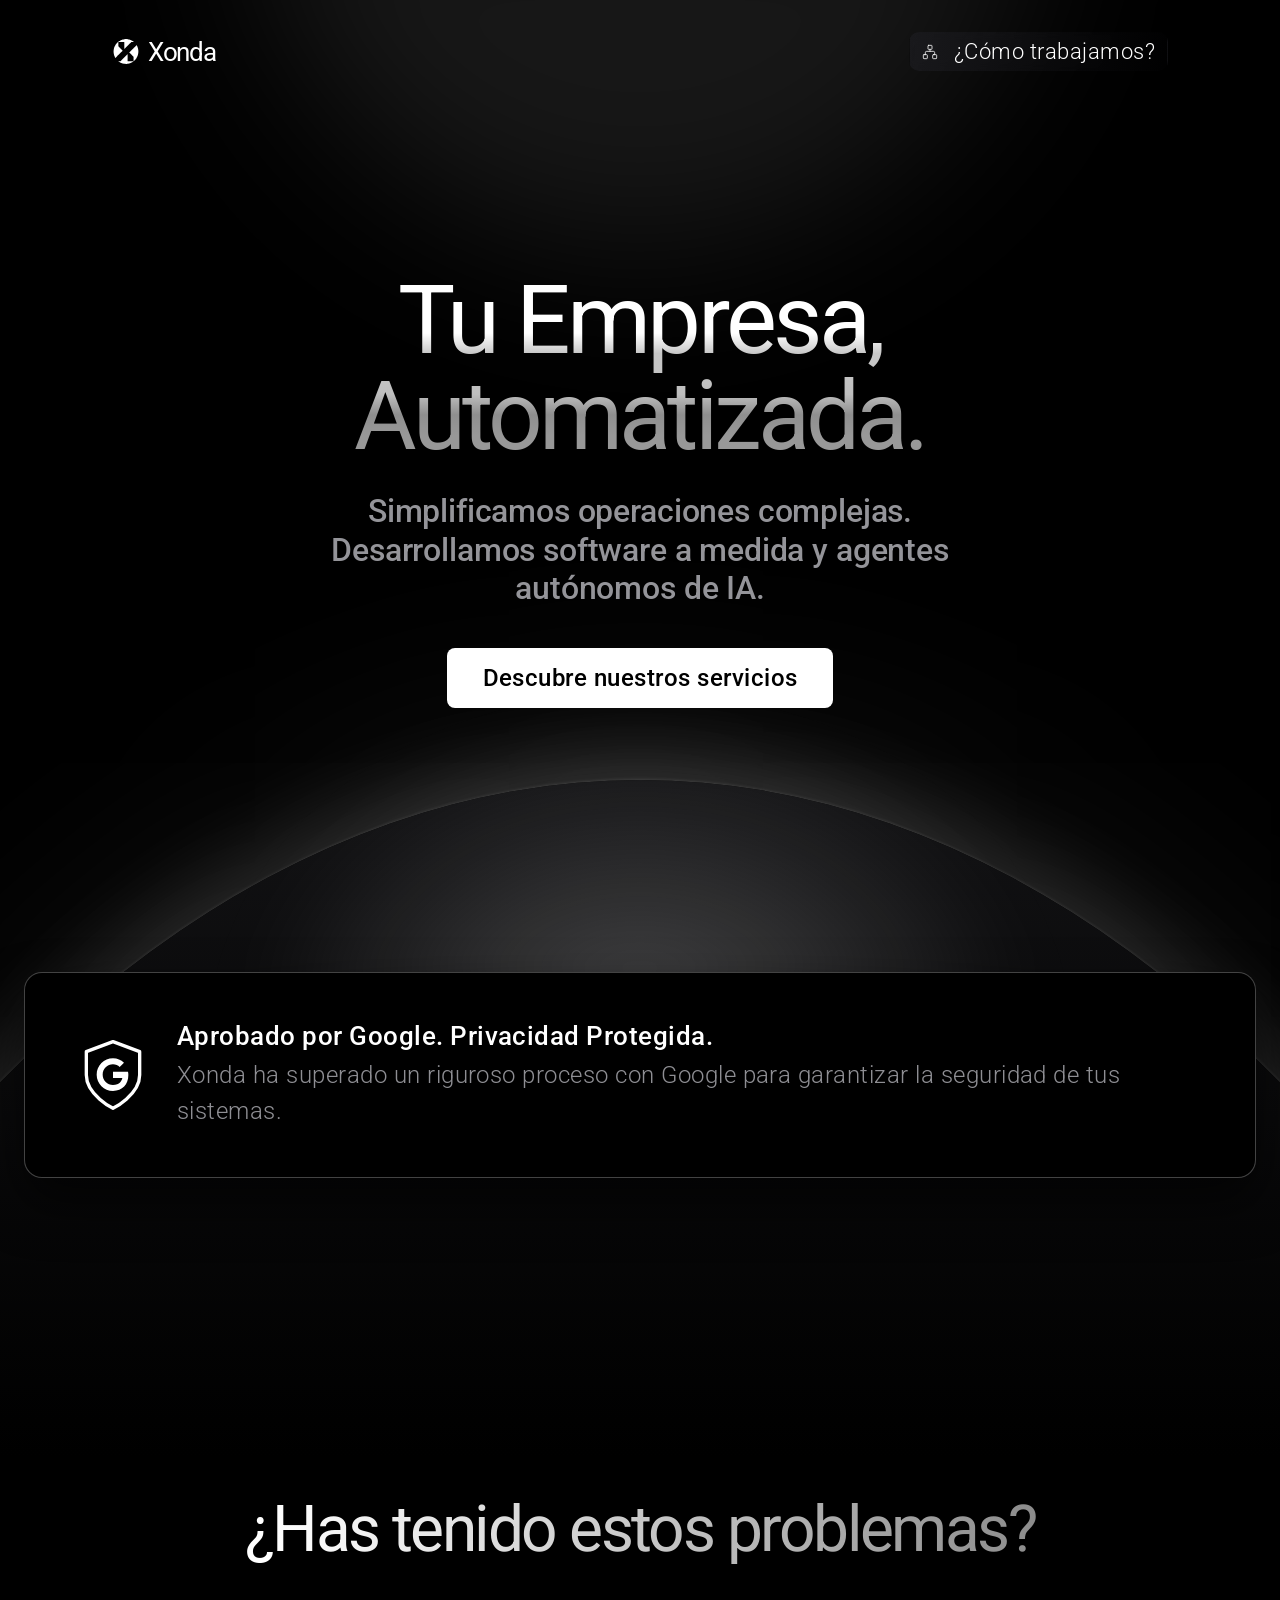
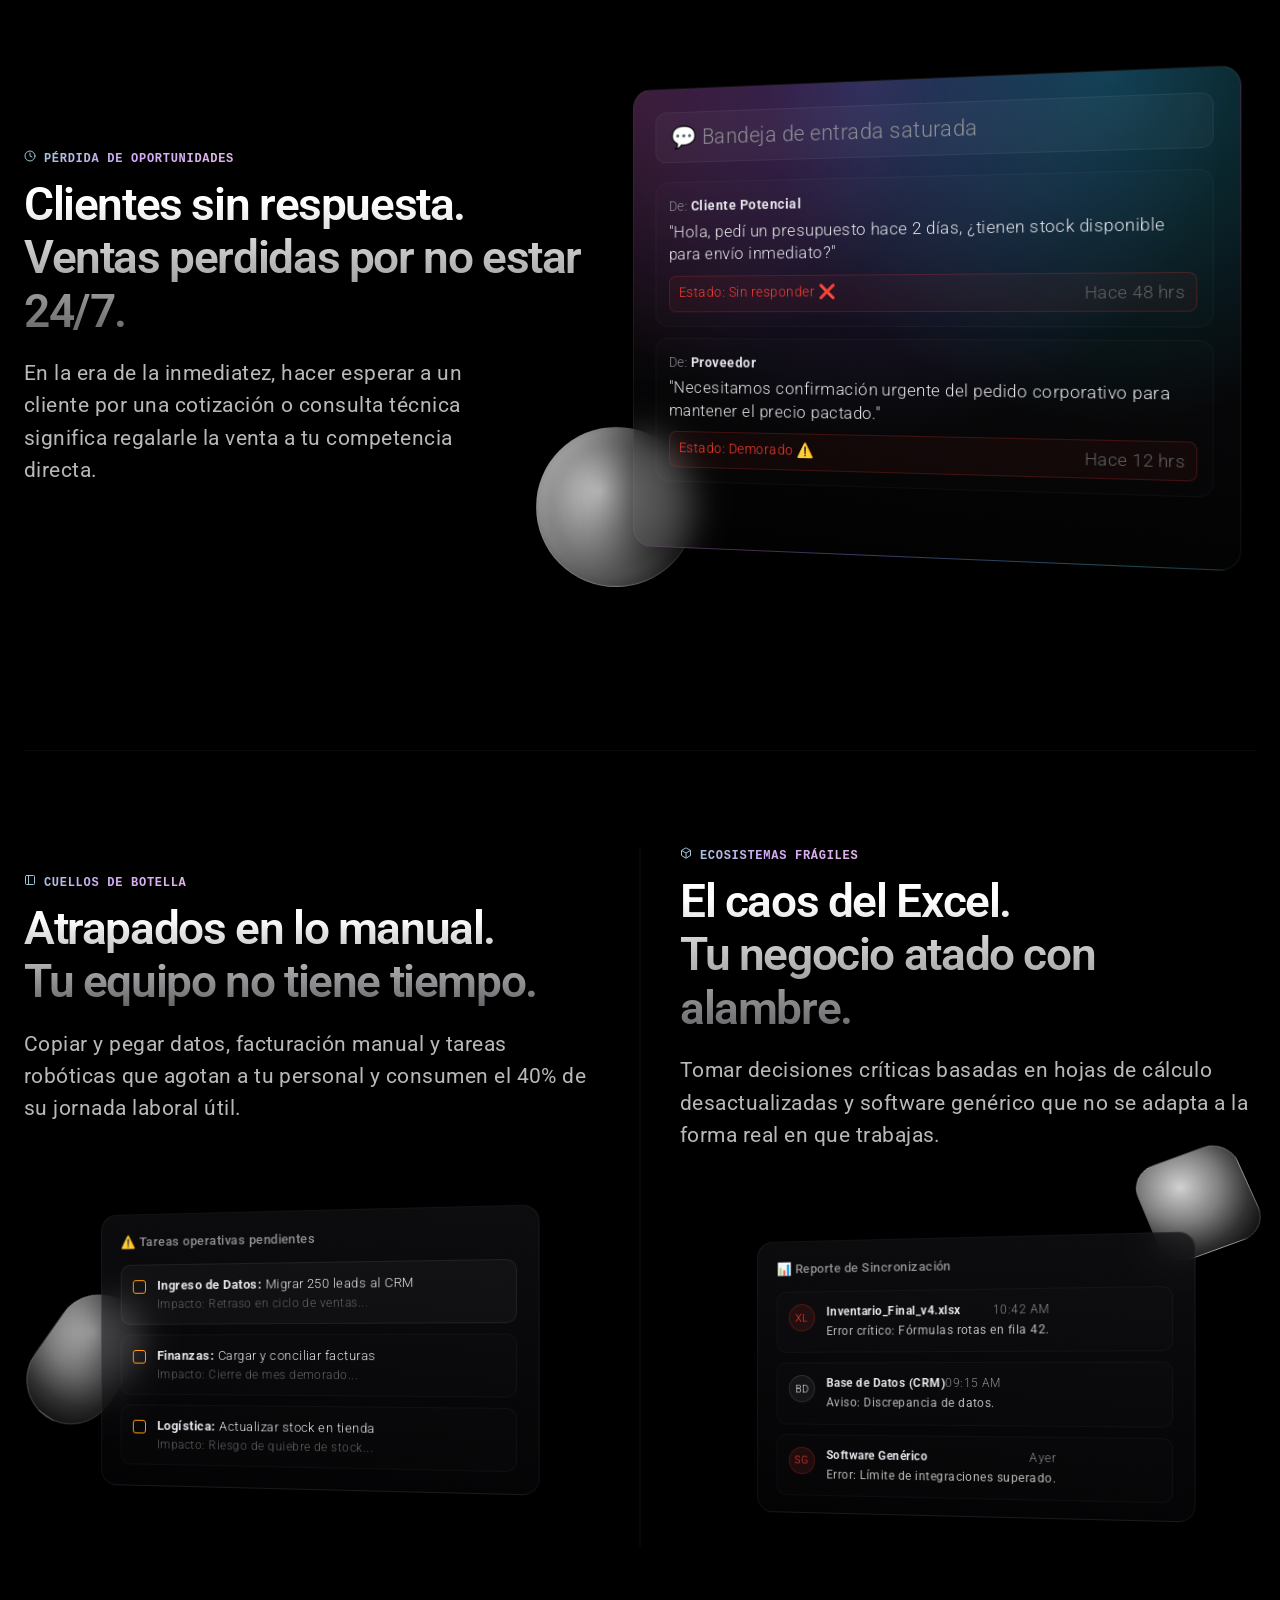
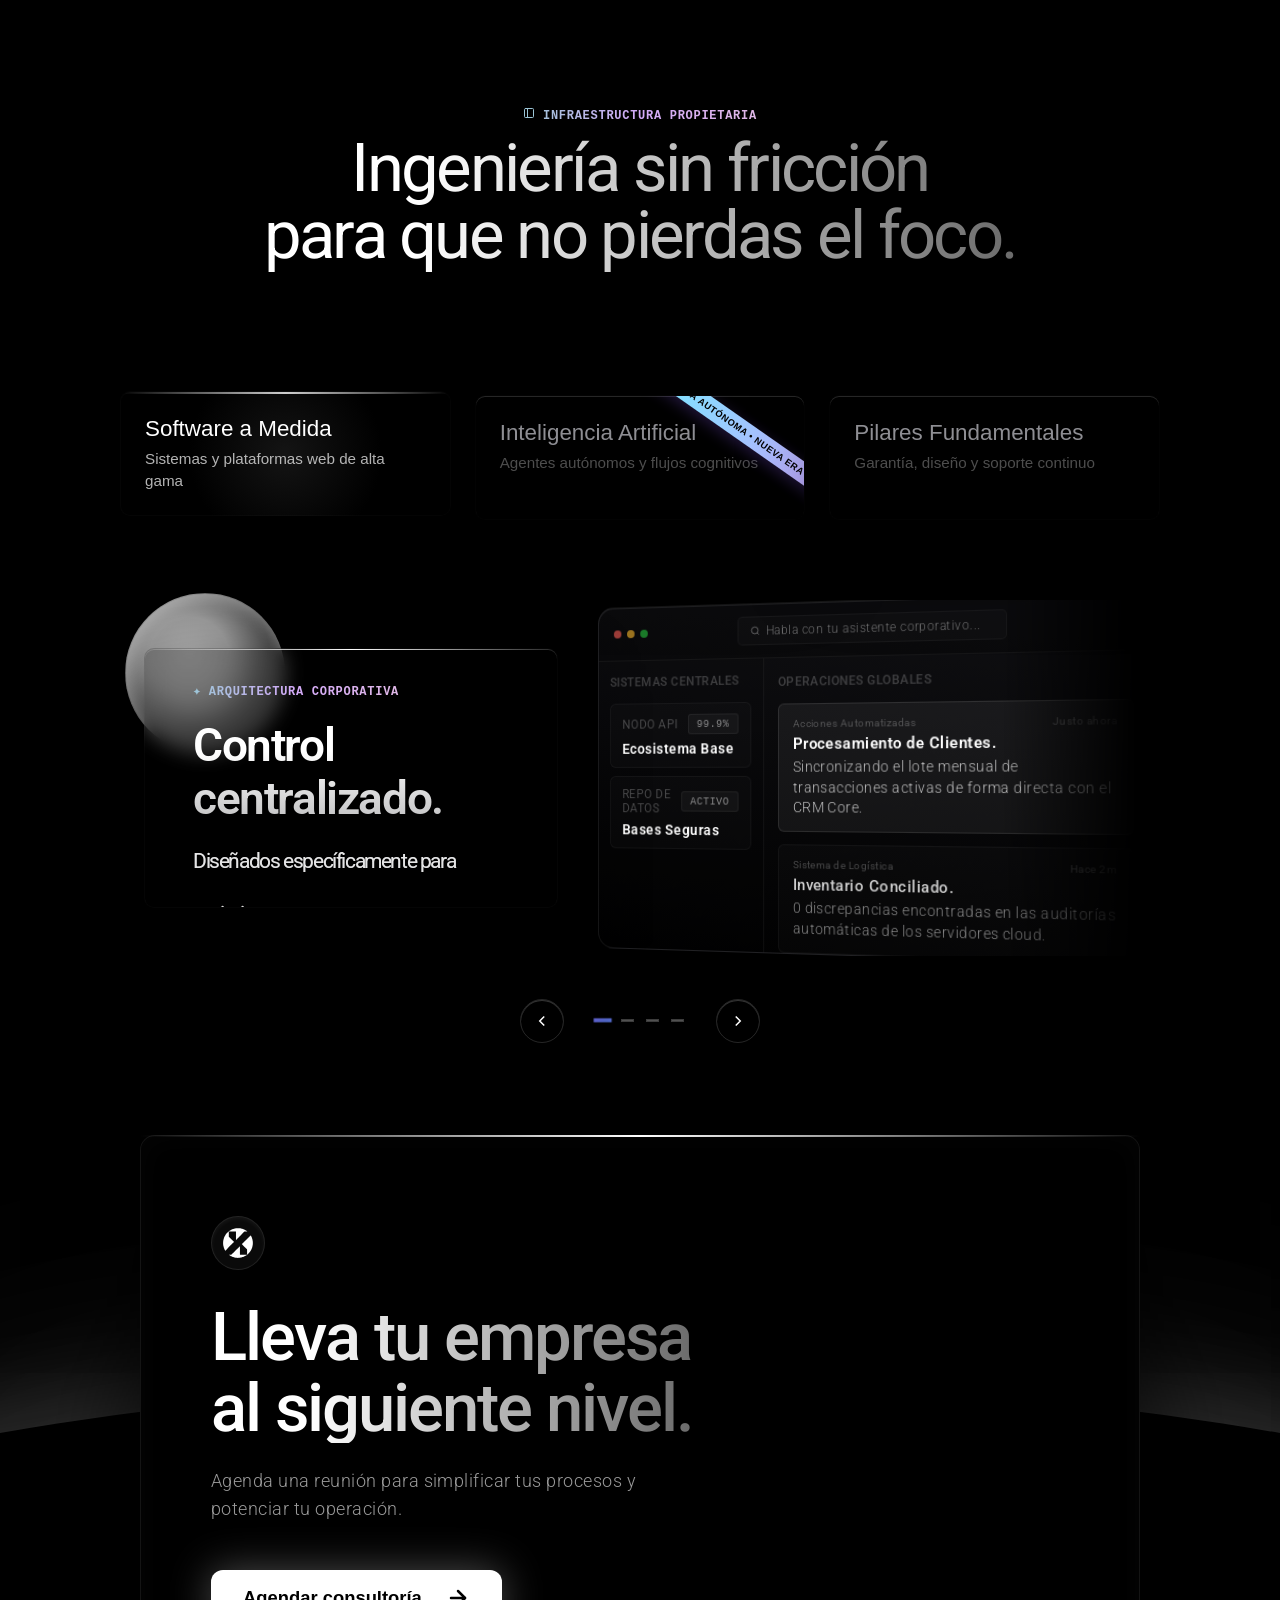
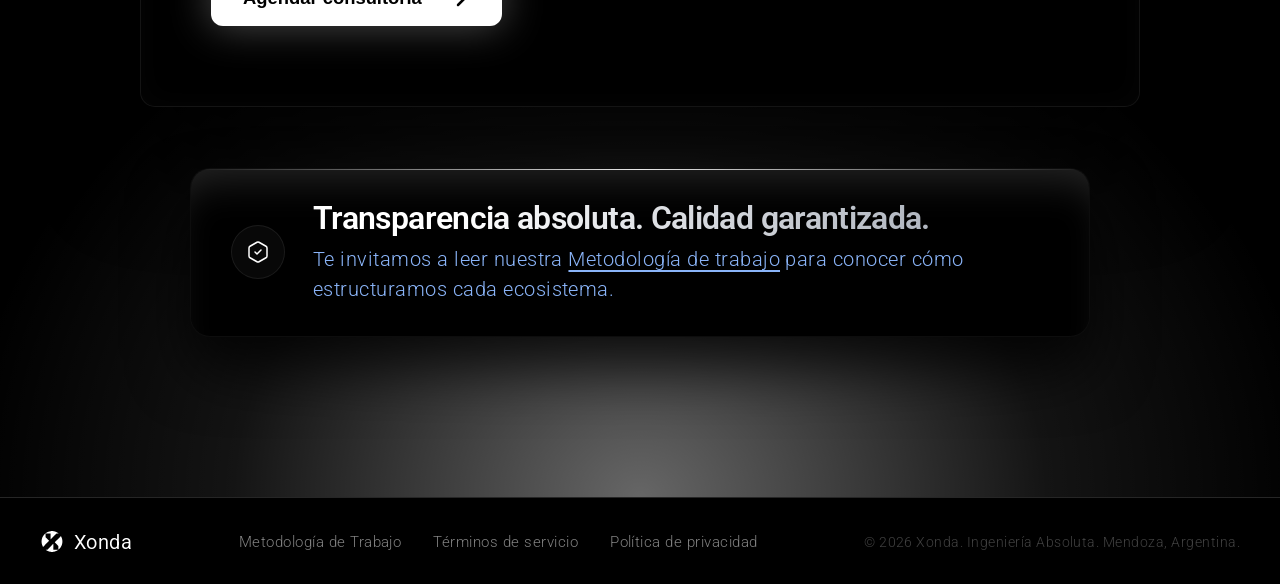
<file: index.html>
<!DOCTYPE html>
<html lang="es">
<head>
    <meta charset="UTF-8">
    <meta name="viewport" content="width=device-width, initial-scale=1.0">
    <title>Xonda</title>
    <link rel="icon" type="image/svg+xml" href="favicon.svg">
    <link rel="preconnect" href="https://fonts.googleapis.com">
    <link rel="preconnect" href="https://fonts.gstatic.com" crossorigin>
    <link href="https://fonts.googleapis.com/css2?family=Roboto:wght@300;400;500;600;700&display=swap" rel="stylesheet">
    <link rel="stylesheet" href="style.css">
    <link rel="stylesheet" href="global.css">
</head>
<body>
    <div id="preloader" style="position: fixed; top: 0; left: 0; width: 100%; height: 100vh; background-color: #000000; z-index: 999999; display: flex; align-items: center; justify-content: center; transition: opacity 0.6s ease, visibility 0.6s ease;">
        <div style="width: 24px; height: 24px; border: 1.5px solid rgba(255,255,255,0.1); border-top-color: #ffffff; border-radius: 50%; animation: spinner 0.8s linear infinite;"></div>
    </div>

    <div class="techo-luz"></div>
    
    <nav class="navbar">
        <a href="#" class="logo">
            <svg width="28" height="25" viewBox="0 0 2490 2242" xmlns="http://www.w3.org/2000/svg">
                <g transform="translate(0, 2242) scale(0.1, -0.1)" fill="currentColor" stroke="none">
                    <path d="M12160 22313 c-315 -7 -880 -52 -1180 -93 -551 -76 -1030 -174 -1540 -314 -306 -85 -725 -228 -853 -292 -16 -8 -35 -14 -43 -14 -8 0 -25 -6 -37 -14 -12 -8 -51 -24 -85 -35 -35 -11 -79 -30 -97 -41 -18 -11 -44 -20 -59 -20 -14 0 -26 -3 -26 -7 0 -9 -69 -38 -112 -49 -16 -3 -28 -10 -28 -15 0 -5 -7 -9 -15 -9 -8 0 -38 -11 -67 -25 -28 -14 -56 -25 -61 -25 -6 0 -52 -20 -104 -45 -51 -25 -96 -45 -98 -45 -3 0 -42 -17 -88 -39 -45 -21 -120 -56 -167 -77 -361 -164 -886 -471 -1365 -798 -769 -524 -1523 -1203 -2160 -1946 -389 -453 -799 -1026 -1101 -1536 -206 -349 -498 -918 -634 -1234 -204 -473 -381 -968 -489 -1365 -42 -156 -102 -384 -111 -425 -5 -19 -25 -109 -45 -200 -20 -91 -45 -201 -55 -245 -32 -133 -107 -569 -129 -750 -31 -261 -59 -586 -71 -845 -6 -129 -13 -241 -16 -249 -12 -35 -4 -810 11 -1013 45 -642 122 -1215 225 -1668 4 -19 20 -89 34 -155 83 -375 241 -922 351 -1215 30 -80 55 -149 55 -152 0 -4 18 -46 40 -93 22 -47 40 -92 40 -98 1 -7 14 -37 30 -67 17 -30 30 -65 30 -77 0 -13 3 -23 8 -23 8 0 37 -69 48 -112 3 -16 10 -28 15 -28 5 0 9 -7 9 -16 0 -8 11 -34 23 -57 13 -23 27 -55 31 -72 11 -44 39 -105 48 -105 4 0 8 -5 8 -11 0 -15 93 -203 102 -207 4 -2 8 -8 8 -14 0 -34 385 -789 478 -938 8 -12 300 276 1378 1357 753 754 2212 2217 3243 3250 1030 1033 1884 1892 1898 1909 l24 32 -26 38 c-14 22 -883 894 -1931 1939 l-1906 1900 1 1975 c1 1864 2 1976 19 1989 14 11 416 12 2507 6 1370 -4 2560 -10 2645 -14 l155 -6 6 -960 c3 -528 7 -1939 8 -3135 1 -1196 4 -2185 7 -2198 5 -16 13 -22 26 -20 21 3 -102 -119 3596 3583 1467 1468 2686 2686 2710 2707 l43 38 1055 0 c580 0 1054 4 1054 8 0 11 -46 32 -70 32 -25 0 -80 48 -80 70 0 33 -452 363 -845 617 -580 374 -1364 775 -1892 967 -40 14 -103 37 -141 51 -37 14 -74 25 -82 25 -8 0 -24 7 -34 15 -11 8 -28 15 -39 15 -10 0 -33 6 -50 14 -18 7 -63 23 -101 35 -37 12 -86 30 -109 41 -22 11 -55 20 -72 20 -17 0 -40 7 -51 15 -10 8 -31 15 -46 15 -15 0 -29 4 -32 9 -3 5 -23 12 -43 16 -21 4 -42 10 -48 15 -5 4 -37 15 -70 24 -33 9 -73 22 -90 27 -16 6 -43 15 -60 19 -16 5 -77 23 -135 40 -370 112 -664 176 -1215 264 -432 69 -842 107 -1360 126 -253 9 -340 10 -605 3z"/>
                    <path d="M21915 16839 c-66 -35 -141 -95 -187 -151 -24 -29 -104 -111 -177 -183 -74 -71 -189 -185 -255 -253 -285 -289 -869 -865 -956 -943 -96 -85 -181 -171 -530 -532 -107 -111 -386 -390 -619 -622 -234 -231 -540 -537 -680 -680 -140 -143 -357 -361 -481 -485 -2170 -2164 -2652 -2648 -2656 -2666 -3 -13 -2 -33 2 -46 4 -13 330 -345 725 -738 1576 -1568 3109 -3101 3124 -3123 13 -21 15 -242 15 -1963 0 -1734 -1 -1940 -15 -1950 -35 -26 -5222 -30 -5289 -4 -18 6 -24 19 -30 56 -10 74 -6 2564 4 2709 21 285 23 410 9 565 -11 123 -14 439 -14 1530 0 1300 -1 1377 -18 1403 -9 15 -23 27 -29 27 -14 0 45 59 -2112 -2095 -2751 -2747 -4205 -4190 -4228 -4197 -13 -3 -451 -6 -975 -7 -523 -1 -958 -4 -966 -7 -23 -8 8 -41 133 -141 166 -132 596 -430 816 -563 31 -19 73 -45 92 -58 19 -13 128 -78 241 -144 235 -138 417 -231 701 -360 25 -11 95 -45 157 -74 61 -30 116 -54 122 -54 6 0 11 -4 11 -8 0 -9 61 -37 105 -48 17 -4 49 -18 72 -31 23 -12 49 -23 57 -23 9 0 16 -4 16 -9 0 -5 12 -12 28 -15 43 -11 112 -40 112 -48 0 -5 12 -8 26 -8 15 0 41 -9 58 -19 17 -11 63 -31 101 -45 70 -26 105 -41 137 -57 18 -9 48 -20 158 -59 36 -12 70 -26 75 -30 15 -12 284 -94 435 -134 72 -19 159 -43 205 -56 17 -5 48 -12 70 -16 22 -4 54 -13 72 -21 18 -7 46 -13 62 -13 16 0 33 -5 36 -10 3 -6 21 -10 39 -10 19 0 50 -7 69 -15 20 -8 52 -15 71 -15 19 0 36 -5 38 -11 2 -6 26 -13 53 -16 28 -3 55 -10 62 -15 7 -6 40 -12 73 -15 33 -3 63 -10 66 -14 3 -5 26 -9 52 -9 26 -1 58 -7 72 -15 14 -8 40 -14 58 -15 18 0 43 -5 54 -11 11 -6 44 -15 72 -19 28 -5 114 -19 191 -33 77 -14 185 -30 240 -37 55 -6 136 -16 180 -22 44 -6 136 -15 205 -19 69 -4 168 -14 220 -23 73 -13 105 -14 140 -6 31 7 68 7 120 0 182 -26 366 -40 408 -31 26 5 74 5 120 -1 91 -12 582 -4 792 12 80 7 161 11 180 11 19 -1 80 6 135 15 55 9 154 19 220 23 66 3 130 12 142 19 12 6 55 12 97 12 41 0 87 5 103 11 15 6 73 15 128 19 179 15 384 50 590 100 51 12 79 19 170 40 28 6 68 14 90 17 22 3 49 12 60 19 11 8 32 14 48 14 16 0 38 5 50 12 12 6 42 15 67 19 48 8 126 26 225 54 33 9 76 20 95 25 159 40 491 139 560 166 36 14 83 33 105 41 22 8 53 21 68 29 16 8 36 14 45 14 9 0 26 7 36 15 11 8 26 15 33 15 7 0 36 11 65 25 28 14 59 25 67 25 9 0 41 13 71 30 30 16 67 29 82 30 14 0 28 3 30 8 5 11 69 40 106 47 17 4 32 11 32 16 0 5 7 9 16 9 8 0 34 11 57 23 23 13 56 27 72 31 44 11 105 39 105 48 0 4 5 8 11 8 15 0 203 93 207 102 2 4 10 8 17 8 7 0 53 20 101 44 78 39 173 84 334 159 25 11 92 48 150 81 91 52 133 77 225 133 11 7 40 23 65 35 25 13 47 25 50 28 3 3 32 23 65 45 33 22 62 42 65 45 3 3 23 14 45 24 22 11 63 36 90 57 28 20 66 45 85 55 19 10 39 23 45 27 5 4 66 45 135 91 202 134 270 181 370 261 52 42 114 90 138 107 24 18 42 40 42 51 0 27 37 57 70 57 26 0 90 51 90 72 0 4 7 8 15 8 8 0 15 4 15 8 0 5 18 16 40 26 21 9 54 36 72 59 48 62 59 72 99 90 21 9 66 43 102 74 251 224 334 303 540 512 349 355 641 679 828 921 37 47 150 198 251 335 240 325 401 563 553 817 18 30 41 72 192 347 42 77 82 153 209 401 38 74 75 141 82 148 6 7 12 19 12 27 0 17 33 75 43 75 4 0 7 5 7 10 0 6 28 68 61 138 57 118 113 250 211 497 22 55 53 134 70 175 17 41 44 113 60 160 16 47 43 119 59 160 36 95 149 473 149 501 0 11 5 30 12 42 6 12 15 38 19 57 4 19 15 62 24 95 28 99 46 177 54 225 4 25 13 55 19 67 7 12 12 34 12 50 0 16 6 37 14 48 7 11 16 38 19 60 5 37 15 82 37 175 60 248 120 576 120 659 0 14 6 64 14 111 23 132 37 237 46 335 5 50 13 126 19 170 27 198 51 668 51 988 0 557 -38 1180 -85 1399 -8 37 -15 82 -15 101 0 19 -7 51 -15 70 -8 20 -15 64 -15 97 0 33 -4 68 -10 78 -10 17 -25 112 -39 237 -4 39 -13 83 -19 98 -7 16 -12 45 -12 65 -1 20 -7 48 -15 62 -8 14 -14 48 -15 77 0 28 -4 54 -9 57 -4 3 -11 35 -14 72 -4 36 -11 71 -15 78 -5 6 -12 36 -14 66 -3 30 -11 56 -17 58 -6 2 -11 19 -11 39 0 19 -6 58 -14 86 -7 29 -21 88 -31 132 -30 139 -133 490 -190 645 -7 19 -18 53 -25 75 -7 22 -18 54 -25 70 -8 17 -29 77 -48 135 -19 58 -40 116 -45 130 -6 14 -36 95 -68 180 -67 183 -158 395 -243 572 -33 70 -61 132 -61 137 0 5 -3 11 -8 13 -8 4 -102 193 -102 207 0 5 -3 11 -7 13 -5 2 -26 39 -47 83 -22 44 -42 82 -46 85 -3 3 -14 24 -23 48 -9 23 -27 59 -40 80 -13 20 -40 71 -61 112 -21 41 -63 117 -93 168 -60 103 -69 107 -138 71z"/>
                </g>
            </svg>
            <span>Xonda</span>
        </a>
        <a href="blueprint.html" class="btn-contact">
            <svg width="16" height="16" viewBox="0 0 24 24" fill="none" stroke="currentColor" stroke-width="1.2" stroke-linecap="round" stroke-linejoin="round">
                <rect x="16" y="16" width="6" height="6" rx="1"></rect>
                <rect x="2" y="16" width="6" height="6" rx="1"></rect>
                <rect x="9" y="2" width="6" height="6" rx="1"></rect>
                <path d="M5 16v-3a2 2 0 0 1 2-2h10a2 2 0 0 1 2 2v3"></path>
                <line x1="12" y1="8" x2="12" y2="11"></line>
            </svg> ¿Cómo trabajamos?
        </a>
    </nav>
    
    <main class="hero" id="hero">
        <div class="container hero-layout reveal">
            <h1 class="hero-title">Tu Empresa,<br>Automatizada.</h1>
            <p class="hero-subtitle">Simplificamos operaciones complejas. Desarrollamos software a medida y agentes autónomos de IA.</p>
            <a href="#ingenieria-target" class="btn-primary">Descubre nuestros servicios</a>
        </div>
    </main>
    
    <section id="ingenieria" class="seccion-capas">
        <div class="container">
            <div class="privacy-card reveal">
                <div class="privacy-badge">
                    <svg width="100%" height="100%" viewBox="0 0 24 24" fill="none">
                        <path d="M12 22s8-4 8-10V5l-8-3-8 3v7c0 6 8 10 8 10z" stroke="white" stroke-width="1" stroke-linecap="round" stroke-linejoin="round"/>
                        <path d="M12 11h4.5c.1.4.1.7.1 1.1 0 2.7-1.8 4.7-4.6 4.7-2.7 0-4.9-2.2-4.9-4.9s2.2-4.9 4.9-4.9c1.3 0 2.4.5 3.3 1.3l-1.3 1.3c-.5-.5-1.2-.8-2-.8-1.7 0-3.1 1.4-3.1 3.1s1.4 3.1 3.1 3.1c2 0 2.7-1.4 2.8-2.1H12v-1.9z" fill="white"/>
                    </svg>
                </div>
                <div class="privacy-content">
                    <h4>Aprobado por Google. Privacidad Protegida.</h4>
                    <p class="privacy-text">Xonda ha superado un riguroso proceso con Google para garantizar la seguridad de tus sistemas.</p>
                </div>
            </div>
            
            <div class="problemas-seccion reveal">
                <h2 class="problemas-main-title">¿Has tenido estos problemas?</h2>
                
                <div class="solucion-destacada">
                    <div class="solucion-info">
                        <span class="solucion-tag-premium">
                            <svg width="12" height="12" viewBox="0 0 24 24" fill="none" stroke-width="2" stroke-linecap="round" stroke-linejoin="round"><circle cx="12" cy="12" r="10"></circle><polyline points="12 6 12 12 16 14"></polyline></svg> 
                            Pérdida de Oportunidades
                        </span>
                        <h3>Clientes sin respuesta.<br>Ventas perdidas por no estar 24/7.</h3>
                        <p>En la era de la inmediatez, hacer esperar a un cliente por una cotización o consulta técnica significa regalarle la venta a tu competencia directa.</p>
                    </div>
                    <div class="esfera-central-3d"></div>
                    <div class="solucion-visual-wrapper">
                        <div class="interfaz-mockup">
                            <div class="mockup-header">💬 Bandeja de entrada saturada</div>
                            
                            <div class="mockup-response-card" style="margin-bottom: 12px; padding: 14px;">
                                <p style="font-size: 0.9rem; color: #8E8E93; margin-bottom: 4px;">De: <strong style="color: #E5E5EA;">Cliente Potencial</strong></p>
                                <p style="font-size: 1.05rem; line-height: 1.4; margin-bottom: 10px;">"Hola, pedí un presupuesto hace 2 días, ¿tienen stock disponible para envío inmediato?"</p>
                                <div class="mockup-inner-pill" style="border-color: rgba(255, 59, 48, 0.2); background: rgba(255, 59, 48, 0.05); padding: 8px 10px;">
                                    <span style="color: #ff3b30; font-size: 0.9rem;">Estado: Sin responder ❌</span><small>Hace 48 hrs</small>
                                </div>
                            </div>
                            
                            <div class="mockup-response-card" style="padding: 14px;">
                                <p style="font-size: 0.9rem; color: #8E8E93; margin-bottom: 4px;">De: <strong style="color: #E5E5EA;">Proveedor</strong></p>
                                <p style="font-size: 1.05rem; line-height: 1.4; margin-bottom: 10px;">"Necesitamos confirmación urgente del pedido corporativo para mantener el precio pactado."</p>
                                <div class="mockup-inner-pill" style="border-color: rgba(255, 59, 48, 0.2); background: rgba(255, 59, 48, 0.05); padding: 8px 10px;">
                                    <span style="color: #ff3b30; font-size: 0.9rem;">Estado: Demorado ⚠️</span><small>Hace 12 hrs</small>
                                </div>
                            </div>
                            
                        </div>
                    </div>
                </div>

                <div class="soluciones-secundarias">
                    
                    <div class="solucion-box-mini reveal">
                        <span class="solucion-tag-premium">
                            <svg width="12" height="12" viewBox="0 0 24 24" fill="none" stroke-width="2" stroke-linecap="round" stroke-linejoin="round"><rect x="3" y="3" width="18" height="18" rx="2" ry="2"></rect><line x1="9" y1="3" x2="9" y2="21"></line></svg>
                            Cuellos de Botella
                        </span>
                        <h3>Atrapados en lo manual.<br>Tu equipo no tiene tiempo.</h3>
                        <p>Copiar y pegar datos, facturación manual y tareas robóticas que agotan a tu personal y consumen el 40% de su jornada laboral útil.</p>
                        <div class="mini-visual-wrapper">
                            <div class="geometria-capsula-3d"></div>
                            <div class="mini-mockup-card">
                                <div class="mini-header">⚠️ Tareas operativas pendientes</div>
                                <div class="mini-list">
                                    <div class="mini-item active-todo">
                                        <div class="todo-check"></div>
                                        <div class="todo-body"><strong>Ingreso de Datos:</strong> Migrar 250 leads al CRM<span>Impacto: Retraso en ciclo de ventas...</span></div>
                                    </div>
                                    <div class="mini-item">
                                        <div class="todo-check"></div>
                                        <div class="todo-body"><strong>Finanzas:</strong> Cargar y conciliar facturas<span>Impacto: Cierre de mes demorado...</span></div>
                                    </div>
                                    <div class="mini-item">
                                        <div class="todo-check"></div>
                                        <div class="todo-body"><strong>Logística:</strong> Actualizar stock en tienda<span>Impacto: Riesgo de quiebre de stock...</span></div>
                                    </div>
                                </div>
                            </div>
                        </div>
                    </div>

                    <div class="solucion-box-mini reveal">
                        <span class="solucion-tag-premium">
                            <svg width="12" height="12" viewBox="0 0 24 24" fill="none" stroke-width="2" stroke-linecap="round" stroke-linejoin="round"><path d="M21 16V8a2 2 0 0 0-1-1.73l-7-4a2 2 0 0 0-2 0l-7 4A2 2 0 0 0 3 8v8a2 2 0 0 0 1 1.73l7 4a2 2 0 0 0 2 0l7-4A2 2 0 0 0 21 16z"></path><polyline points="3.27 6.96 12 12.01 20.73 6.96"></polyline><line x1="12" y1="22.08" x2="12" y2="12"></line></svg>
                            Ecosistemas Frágiles
                        </span>
                        <h3>El caos del Excel.<br>Tu negocio atado con alambre.</h3>
                        <p>Tomar decisiones críticas basadas en hojas de cálculo desactualizadas y software genérico que no se adapta a la forma real en que trabajas.</p>
                        <div class="mini-visual-wrapper">
                            <div class="geometria-cubo-3d"></div>
                            <div class="mini-mockup-card">
                                <div class="mini-header">📊 Reporte de Sincronización</div>
                                <div class="mini-list">
                                    <div class="mini-email-item">
                                        <div class="email-avatar" style="background: rgba(255, 59, 48, 0.1); color: #ff3b30; border: 1px solid rgba(255, 59, 48, 0.2);">XL</div>
                                        <div class="email-body">
                                            <div class="email-top"><strong style="color: #E5E5EA;">Inventario_Final_v4.xlsx</strong> <span>10:42 AM</span></div>
                                            <p style="color: #ff3b30;">Error crítico: Fórmulas rotas en fila 42.</p>
                                        </div>
                                    </div>
                                    <div class="mini-email-item">
                                        <div class="email-avatar" style="background: rgba(255, 255, 255, 0.05); color: #E5E5EA; border: 1px solid rgba(255, 255, 255, 0.1);">BD</div>
                                        <div class="email-body">
                                            <div class="email-top"><strong style="color: #E5E5EA;">Base de Datos (CRM)</strong> <span>09:15 AM</span></div>
                                            <p style="color: rgba(255, 255, 255, 0.6);">Aviso: Discrepancia de datos.</p>
                                        </div>
                                    </div>
                                    <div class="mini-email-item">
                                        <div class="email-avatar" style="background: rgba(255, 59, 48, 0.1); color: #ff3b30; border: 1px solid rgba(255, 59, 48, 0.2);">SG</div>
                                        <div class="email-body">
                                            <div class="email-top"><strong style="color: #E5E5EA;">Software Genérico</strong> <span>Ayer</span></div>
                                            <p style="color: #ff3b30;">Error: Límite de integraciones superado.</p>
                                        </div>
                                    </div>
                                </div>
                            </div>
                        </div>
                    </div>

                </div>
            </div>
            
            <div id="ingenieria-target" class="section-header reveal">
                <span class="solucion-tag-premium">
                    <svg width="12" height="12" viewBox="0 0 24 24" fill="none" stroke-width="2" stroke-linecap="round" stroke-linejoin="round"><rect x="3" y="3" width="18" height="18" rx="2" ry="2"></rect><line x1="9" y1="3" x2="9" y2="21"></line></svg> 
                    Infraestructura Propietaria
                </span>
                <h2 class="section-title-premium">Ingeniería sin fricción <br><span>para que no pierdas el foco.</span></h2>
            </div>
            
            <div class="servicios-interactive-wrapper reveal">
                <div class="servicios-tabs">
                    <button class="tab-btn-crystal active" data-target="software">
                        <span class="tab-title">Software a Medida</span>
                        <span class="tab-desc">Sistemas y plataformas web de alta gama</span>
                    </button>
                    <button class="tab-btn-crystal" data-target="ia">
                        <div class="badge-running-container">
                            <div class="badge-track">
                                <span>NUEVA ERA • IA AUTÓNOMA • NUEVA ERA • IA AUTÓNOMA •&nbsp;</span>
                                <span>NUEVA ERA • IA AUTÓNOMA • NUEVA ERA • IA AUTÓNOMA •&nbsp;</span>
                            </div>
                        </div>
                        <span class="tab-title font-neon">Inteligencia Artificial</span>
                        <span class="tab-desc">Agentes autónomos y flujos cognitivos</span>
                    </button>
                    <button class="tab-btn-crystal" data-target="pilares">
                        <span class="tab-title">Pilares Fundamentales</span>
                        <span class="tab-desc">Garantía, diseño y soporte continuo</span>
                    </button>
                </div>
                
                <div class="contenedor-servicios-fijo">
                    <div class="esfera-fondo-carrusel"></div>
                    
                    <div class="carousel-controls">
                        <button class="carousel-arrow prev" aria-label="Tarjeta anterior"><svg viewBox="0 0 24 24"><polyline points="15 18 9 12 15 6"></polyline></svg></button>
                        <div class="carousel-indicators"></div>
                        <button class="carousel-arrow next" aria-label="Siguiente tarjeta"><svg viewBox="0 0 24 24"><polyline points="9 18 15 12 9 6"></polyline></svg></button>
                    </div>
                    
                    <div id="software" class="service-panel active">
                        
                        <div class="card-servicio-ancha">
                            <div class="card-info-group">
                                <div class="card-header-servicio">
                                    <span class="card-mini-title-premium">✦ Arquitectura Corporativa</span>
                                    <h3>Control centralizado.<br><span>Diseñados específicamente para optimizar tus tareas.</span></h3>
                                </div>
                            </div>
                            <div class="card-split-mockup">
                                <div class="app-window-mockup">
                                    <div class="app-top-bar" style="background: rgba(0, 0, 0, 0.25); padding: 12px 16px;">
                                        <div class="window-dots"><div class="window-dot"></div><div class="window-dot"></div><div class="window-dot"></div></div>
                                        <div class="app-search-trigger"><svg width="10" height="10" viewBox="0 0 24 24" fill="none" stroke="currentColor" stroke-width="2"><circle cx="11" cy="11" r="8"></circle><line x1="21" y1="21" x2="16.65" y2="16.65"></line></svg><span>Habla con tu asistente corporativo...</span></div>
                                        <div style="width: 20px;"></div>
                                    </div>
                                    <div class="app-body-layout">
                                        <div class="app-side-panel" style="padding: 14px 12px;">
                                            <div style="font-size: 0.6rem; font-weight: 600; color: rgba(255,255,255,0.2); text-transform: uppercase; letter-spacing: 0.04em; margin-bottom: 6px;">Sistemas Centrales</div>
                                            <div class="app-list-item" style="padding: 10px 12px;"><div class="app-item-meta" style="font-size: 0.62rem; margin-bottom: 2px;"><span>NODO API</span><span class="status-pill-mini">99.9%</span></div><div class="app-item-title" style="font-size: 0.75rem; font-weight: 600;">Ecosistema Base</div></div>
                                            <div class="app-list-item" style="padding: 10px 12px;"><div class="app-item-meta" style="font-size: 0.62rem; margin-bottom: 2px;"><span>REPO DE DATOS</span><span class="status-pill-mini">ACTIVO</span></div><div class="app-item-title" style="font-size: 0.75rem; font-weight: 600;">Bases Seguras</div></div>
                                        </div>
                                        <div class="app-main-content" style="padding: 16px 14px; gap: 12px;">
                                            <div style="font-size: 0.6rem; font-weight: 600; color: rgba(255,255,255,0.2); text-transform: uppercase; letter-spacing: 0.04em; margin-bottom: 2px;">Operaciones Globales</div>
                                            <div class="app-list-item active" style="padding: 12px 14px; gap: 4px; background: rgba(255,255,255,0.06); border-color: rgba(255,255,255,0.1);"><div class="app-item-meta" style="font-size: 0.58rem;"><span>Acciones Automatizadas</span><span>Justo ahora</span></div><div class="app-item-title" style="font-size: 0.8rem; font-weight: 600;">Procesamiento de Clientes.</div><div class="app-item-subtitle" style="font-size: 0.75rem; color: rgba(255,255,255,0.7); white-space: normal; line-height: 1.4;">Sincronizando el lote mensual de transacciones activas de forma directa con el CRM Core.</div></div>
                                            <div class="app-list-item" style="padding: 12px 14px; gap: 4px; background: rgba(255,255,255,0.02); border-color: rgba(255,255,255,0.04);"><div class="app-item-meta" style="font-size: 0.58rem;"><span>Sistema de Logística</span><span>Hace 2m</span></div><div class="app-item-title" style="font-size: 0.8rem; font-weight: 500; color: rgba(255,255,255,0.8);">Inventario Conciliado.</div><div class="app-item-subtitle" style="font-size: 0.75rem; color: rgba(255,255,255,0.5); white-space: normal; line-height: 1.4;">0 discrepancias encontradas en las auditorías automáticas de los servidores cloud.</div></div>
                                        </div>
                                    </div>
                                </div>
                            </div>
                        </div>
                        
                        <div class="card-servicio-ancha">
                            <div class="card-info-group">
                                <div class="card-header-servicio">
                                    <span class="card-mini-title-premium">✦ Experiencia Digital</span>
                                    <h3>Presencia digital premium.<br><span>Proyecta autoridad inmediata.</span></h3>
                                </div>
                            </div>
                            <div class="card-split-mockup">
                                <div class="app-window-mockup" style="padding-bottom: 12px;">
                                    <div class="app-top-bar" style="background: rgba(0, 0, 0, 0.2); padding: 12px 16px;">
                                        <div class="window-dots"><div class="window-dot"></div><div class="window-dot"></div><div class="window-dot"></div></div>
                                        <div class="app-search-trigger" style="width: 45%;"><svg width="8" height="8" viewBox="0 0 24 24" fill="none" stroke="currentColor" stroke-width="2.5"><path d="M12 22s8-4 8-10V5l-8-3-8 3v7c0 6 8 10 8 10z"/></svg><span>https://empresa.com</span></div>
                                        <div class="status-pill-mini" style="font-size: 0.55rem; padding: 2px 6px;">Motor UX: 100%</div>
                                    </div>
                                    <div style="display: flex; flex-direction: column; flex: 1; padding: 16px; gap: 14px; overflow: hidden;">
                                        <div style="display: flex; justify-content: space-between; align-items: center; width: 100%; border-bottom: 1px solid rgba(255,255,255,0.03); padding-bottom: 8px;">
                                            <div style="width: 32px; height: 5px; background: rgba(255,255,255,0.3); border-radius: 1px;"></div>
                                            <div style="display: flex; gap: 10px;"><div style="width: 22px; height: 3px; background: rgba(255,255,255,0.1); border-radius: 1px;"></div><div style="width: 22px; height: 3px; background: rgba(255,255,255,0.1); border-radius: 1px;"></div></div>
                                            <div style="width: 38px; height: 12px; background: rgba(255,255,255,0.1); border-radius: 3px;"></div>
                                        </div>
                                        <div class="app-list-item" style="background: rgba(255, 255, 255, 0.01); border-color: rgba(255,255,255,0.03); padding: 18px 14px; align-items: center; text-align: center; gap: 8px;">
                                            <div class="app-item-title" style="font-size: 0.85rem; font-weight: 600; letter-spacing: -0.02em; line-height: 1.2;">Interfaces Digitales Cinemáticas.</div>
                                            <div class="app-item-subtitle" style="font-size: 0.75rem; width: 85%; line-height: 1.45; color: rgba(255,255,255,0.7);"> Arquitecturas web de alta gama diseñadas exclusivamente para escalar la autoridad corporativa y cerrar ventas de alto valor.</div>
                                            <div style="display: flex; gap: 8px; margin-top: 4px;"><div style="width: 48px; height: 12px; background: rgba(255,255,255,0.08); border: 1px solid rgba(255,255,255,0.12); border-radius: 3px;"></div><div style="width: 48px; height: 12px; background: rgba(255,255,255,0.02); border: 1px solid rgba(255,255,255,0.04); border-radius: 3px;"></div></div>
                                        </div>
                                        <div style="display: flex; gap: 12px; width: 100%;">
                                            <div class="app-list-item active" style="flex: 1.3; padding: 12px; gap: 4px;"><div class="app-item-meta"><span style="font-size: 0.52rem;">NODO DE CONVERSIÓN</span></div><div class="app-item-title" style="font-size: 0.75rem; font-weight: 600;">Embudo de Alto Valor</div></div>
                                            <div class="app-list-item" style="flex: 1; padding: 12px; gap: 4px; background: rgba(255,255,255,0.01); border-color: rgba(255,255,255,0.03);"><div class="app-item-meta"><span style="font-size: 0.52rem;">RENDIMIENTO</span></div><div class="app-item-title" style="font-size: 0.75rem; font-weight: 500; color: rgba(255,255,255,0.8);">Núcleo de Velocidad</div></div>
                                        </div>
                                    </div>
                                </div>
                            </div>
                        </div>
                        
                        <div class="card-servicio-ancha">
                            <div class="card-info-group">
                                <div class="card-header-servicio">
                                    <span class="card-mini-title-premium">✦ Centro de Datos</span>
                                    <h3>Ecosistemas conectados.<br><span>Tus herramientas en un solo idioma.</span></h3>
                                </div>
                            </div>
                            <div class="card-split-mockup">
                                <div class="app-window-mockup">
                                    <div class="app-top-bar" style="background: rgba(0, 0, 0, 0.25); padding: 12px 16px;">
                                        <div class="window-dots"><div class="window-dot"></div><div class="window-dot"></div><div class="window-dot"></div></div>
                                        <div class="app-search-trigger"><svg width="10" height="10" viewBox="0 0 24 24" fill="none" stroke="currentColor" stroke-width="2"><rect x="2" y="2" width="20" height="20" rx="5"></rect><path d="M16 11.37A4 4 0 1 1 12.63 8 4 4 0 0 1 16 11.37z"></path><line x1="17.5" y1="6.5" x2="17.51" y2="6.5"></line></svg><span>orquestador_enlace // canales-activos</span></div>
                                        <div style="width: 20px;"></div>
                                    </div>
                                    <div class="app-body-layout">
                                        <div class="app-side-panel" style="padding: 14px 12px; gap: 10px;">
                                            <div style="font-size: 0.6rem; font-weight: 600; color: rgba(255,255,255,0.2); text-transform: uppercase; letter-spacing: 0.04em; margin-bottom: 4px;">Apps Externas</div>
                                            <div class="app-list-item" style="padding: 10px 12px; background: rgba(255,255,255,0.01); border-color: transparent;"><div class="app-item-meta" style="font-size: 0.62rem; margin-bottom: 2px;"><span>WEBHOOK ENTRADA</span></div><div class="app-item-title" style="font-size: 0.75rem; color: rgba(255,255,255,0.6);">Stripe / Pagos</div></div>
                                            <div class="app-list-item" style="padding: 10px 12px; background: rgba(255,255,255,0.01); border-color: transparent;"><div class="app-item-meta" style="font-size: 0.62rem; margin-bottom: 2px;"><span>PETICIÓN API</span></div><div class="app-item-title" style="font-size: 0.75rem; color: rgba(255,255,255,0.4);">HubSpot CRM</div></div>
                                        </div>
                                        <div class="app-main-content" style="padding: 16px 14px; gap: 12px;">
                                            <div style="font-size: 0.6rem; font-weight: 600; color: rgba(255,255,255,0.2); text-transform: uppercase; letter-spacing: 0.04em; margin-bottom: 2px;">Motor de Traducción Xonda</div>
                                            <div class="app-list-item active" style="padding: 12px 14px; gap: 4px; background: rgba(255,255,255,0.06); border-color: rgba(255,255,255,0.1);"><div class="app-item-meta" style="font-size: 0.58rem;"><span>CANAL UNIFICADO</span><span>0.02ms</span></div><div class="app-item-title" style="font-size: 0.8rem; font-weight: 600;">Traducción de Datos Central.</div><div class="app-item-subtitle" style="font-size: 0.75rem; color: rgba(255,255,255,0.7); white-space: normal; line-height: 1.4;">Eventos entrantes unificados de forma instantánea en un solo idioma de datos estructurado.</div></div>
                                            <div class="app-list-item" style="background: rgba(0,0,0,0.2); font-family: monospace; padding: 10px 12px; gap: 4px; border-color: rgba(255,255,255,0.02);"><div style="font-size: 0.65rem; color: rgba(255,255,255,0.5);"><span style="color: rgba(255,255,255,0.2);">14:02</span> -> Datos traducidos desde Apps Externas</div><div style="font-size: 0.65rem; color: rgba(255,255,255,0.4);"><span style="color: rgba(255,255,255,0.2);">14:02</span> -> Sincronizando: Ventas = Stock = ERP</div></div>
                                        </div>
                                    </div>
                                </div>
                            </div>
                        </div>
                        
                        <div class="card-servicio-ancha">
                            <div class="card-info-group">
                                <div class="card-header-servicio">
                                    <span class="card-mini-title-premium">✦ Infraestructura Cloud</span>
                                    <h3>Arquitecturas blindadas.<br><span>Escala sin perder velocidad.</span></h3>
                                </div>
                            </div>
                            <div class="card-split-mockup">
                                <div class="app-window-mockup" style="padding-bottom: 12px;">
                                    <div class="app-top-bar" style="background: rgba(0, 0, 0, 0.25); padding: 12px 16px;">
                                        <div class="window-dots"><div class="window-dot"></div><div class="window-dot"></div><div class="window-dot"></div></div>
                                        <div style="font-size: 0.7rem; color: rgba(255,255,255,0.7); font-family: monospace; display: flex; align-items: center; gap: 6px; background: rgba(255,255,255,0.03); padding: 4px 12px; border-radius: 4px; border: 1px solid rgba(255,255,255,0.05);"><span>tabla: transacciones_corporativas_seguras</span></div>
                                        <div class="status-pill-mini" style="font-size: 0.55rem; padding: 2px 6px;">Velocidad de Consulta: 0.004ms</div>
                                    </div>
                                    <div style="display: flex; flex-direction: column; flex: 1; padding: 16px 14px; gap: 10px; overflow: hidden;">
                                        <div style="display: flex; width: 100%; padding-bottom: 8px; border-bottom: 1px solid rgba(255,255,255,0.08); font-family: monospace; font-size: 0.65rem; color: rgba(255,255,255,0.3); text-transform: uppercase;"><div style="width: 15%;">id_hash</div><div style="width: 40%;">nodo_operacion</div><div style="width: 25%;">cluster_nube</div><div style="width: 20%; text-align: right;">estado</div></div>
                                        <div class="app-list-item active" style="flex-direction: row; padding: 10px 12px; font-family: monospace; font-size: 0.75rem; background: rgba(255,255,255,0.05); border-color: rgba(255,255,255,0.08);"><div style="width: 15%; color: rgba(255,255,255,0.4);">#x94f1</div><div style="width: 40%; color: #fff; font-weight: 600;">Ingreso_Datos_CRM</div><div style="width: 25%; color: rgba(255,255,255,0.5);">aws-us-east</div><div style="width: 20%; text-align: right; color: rgba(255,255,255,0.6);">[ INDEXADO ]</div></div>
                                        <div class="app-list-item" style="flex-direction: row; padding: 10px 12px; font-family: monospace; font-size: 0.75rem; background: rgba(255,255,255,0.01); border-color: transparent;"><div style="width: 15%; color: rgba(255,255,255,0.3);">#x94f2</div><div style="width: 40%; color: rgba(255,255,255,0.7);">Bucle_Sinc_Stock</div><div style="width: 25%; color: rgba(255,255,255,0.4);">aws-us-east</div><div style="width: 20%; text-align: right; color: rgba(255,255,255,0.4);">[ INDEXADO ]</div></div>
                                        <div class="app-list-item" style="flex-direction: row; padding: 10px 12px; font-family: monospace; font-size: 0.75rem; background: rgba(255,255,255,0.01); border-color: transparent;"><div style="width: 15%; color: rgba(255,255,255,0.3);">#x94f3</div><div style="width: 40%; color: rgba(255,255,255,0.7);">Gen_Auto_Facturas</div><div style="width: 25%; color: rgba(255,255,255,0.4);">aws-us-east</div><div style="width: 20%; text-align: right; color: rgba(255,255,255,0.4);">[ INDEXADO ]</div></div>
                                    </div>
                                </div>
                            </div>
                        </div>
                    </div>

                    <div id="ia" class="service-panel">
                        
                        <div class="card-servicio-ancha">
                            <div class="card-info-group">
                                <div class="card-header-servicio">
                                    <span class="card-mini-title-premium">✦ Agentes Autónomos IA</span>
                                    <h3>Atención ininterrumpida.<br><span>Respuestas precisas 24/7.</span></h3>
                                </div>
                            </div>
                            <div class="card-split-mockup">
                                <div class="app-window-mockup">
                                    <div class="app-top-bar" style="background: rgba(0, 0, 0, 0.25); padding: 12px 16px;">
                                        <div class="window-dots"><div class="window-dot"></div><div class="window-dot"></div><div class="window-dot"></div></div>
                                        <div style="font-size: 0.7rem; color: rgba(255,255,255,0.7); font-family: monospace; display: flex; align-items: center; gap: 6px;"><span>puerta_enlace_whatsapp // activo</span></div>
                                        <div class="status-pill-mini" style="font-size: 0.55rem; padding: 2px 6px;">CHAT IA ACTIVO</div>
                                    </div>
                                    <div class="app-body-layout">
                                        <div class="app-side-panel" style="width: 32%; padding: 14px 12px;">
                                            <div style="font-size: 0.6rem; font-weight: 600; color: rgba(255,255,255,0.2); text-transform: uppercase; letter-spacing: 0.04em; margin-bottom: 6px;">Entrantes</div>
                                            <div class="app-list-item active" style="padding: 10px 12px;"><div class="app-item-meta" style="font-size: 0.62rem; margin-bottom: 2px;"><span>WhatsApp</span></div><div class="app-item-title" style="font-size: 0.75rem; font-weight: 600;">Carlos M. (CEO)</div></div>
                                            <div class="app-list-item" style="padding: 10px 12px; background: rgba(255,255,255,0.01); border-color: transparent;"><div class="app-item-meta" style="font-size: 0.62rem; margin-bottom: 2px;"><span>Telegram</span></div><div class="app-item-title" style="font-size: 0.75rem; color: rgba(255,255,255,0.4);">Marta S. (Logística)</div></div>
                                        </div>
                                        <div class="app-main-content" style="width: 68%; left: 32%; padding: 16px 14px; gap: 14px; justify-content: flex-end;">
                                            <div style="display: flex; flex-direction: column; align-items: flex-end; width: 100%; gap: 4px;">
                                                <div style="font-size: 0.58rem; color: rgba(255,255,255,0.25); font-weight: 500;">CLIENTE // 16:14</div>
                                                <div style="background: rgba(255,255,255,0.02); border: 1px solid rgba(255,255,255,0.05); padding: 8px 12px; border-radius: 10px 10px 2px 10px; font-size: 0.78rem; color: rgba(255,255,255,0.85); max-width: 85%; line-height: 1.4; white-space: normal;">Hola, necesito posponer la entrega para mañana e incluir 10 licencias Pro más en el pedido corporativo.</div>
                                            </div>
                                            <div style="display: flex; flex-direction: column; align-items: flex-start; width: 100%; gap: 4px;">
                                                <div style="font-size: 0.58rem; color: rgba(255,255,255,0.4); font-weight: 500;">XONDA_AI // Instante posterior</div>
                                                <div class="app-list-item active" style="padding: 12px 14px; border-radius: 10px 10px 10px 2px; max-width: 92%; gap: 4px; background: rgba(255,255,255,0.06); border-color: rgba(255,255,255,0.1);"><div class="app-item-title" style="font-size: 0.8rem; font-weight: 600;">Pedido actualizado en el acto.</div><div class="app-item-subtitle" style="font-size: 0.75rem; color: rgba(255,255,255,0.75); white-space: normal; line-height: 1.4;">¡Hecho, Carlos! Reprogramé la entrega en logística e indexé las 10 licencias Pro adicionales en tu facturación automáticamente.</div></div>
                                            </div>
                                        </div>
                                    </div>
                                </div>
                            </div>
                        </div>
                        
                        <div class="card-servicio-ancha">
                            <div class="card-info-group">
                                <div class="card-header-servicio">
                                    <span class="card-mini-title-premium">✦ Flujos de Trabajo Inteligentes</span>
                                    <h3>Operaciones aceleradas.<br><span>Eliminación del error humano.</span></h3>
                                </div>
                            </div>
                            <div class="card-split-mockup">
                                <div class="app-window-mockup">
                                    <div class="app-top-bar" style="background: rgba(0, 0, 0, 0.25); padding: 12px 16px;">
                                        <div class="window-dots"><div class="window-dot"></div><div class="window-dot"></div><div class="window-dot"></div></div>
                                        <div style="font-size: 0.7rem; color: rgba(255,255,255,0.7); font-family: monospace; display: flex; align-items: center; gap: 6px;"><span>motor_flujos // monitor_procesos</span></div>
                                        <div class="status-pill-mini" style="font-size: 0.55rem; padding: 2px 6px;">AUTOMATIZACIÓN ACTIVA</div>
                                    </div>
                                    <div class="app-body-layout">
                                        <div class="app-side-panel" style="width: 32%; padding: 14px 12px; gap: 10px;">
                                            <div style="font-size: 0.6rem; font-weight: 600; color: rgba(255,255,255,0.2); text-transform: uppercase; letter-spacing: 0.04em; margin-bottom: 4px;">Fuentes de Datos</div>
                                            <div class="app-list-item" style="padding: 10px 12px; background: rgba(255,255,255,0.01); border-color: transparent;"><div class="app-item-meta" style="font-size: 0.62rem; margin-bottom: 2px;"><span>INGRESO_DOCS</span></div><div class="app-item-title" style="font-size: 0.75rem; color: rgba(255,255,255,0.6);">Facturas (PDF)</div></div>
                                            <div class="app-list-item" style="padding: 10px 12px; background: rgba(255,255,255,0.01); border-color: transparent;"><div class="app-item-meta" style="font-size: 0.62rem; margin-bottom: 2px;"><span>ESCANEO_CORREOS</span></div><div class="app-item-title" style="font-size: 0.75rem; color: rgba(255,255,255,0.4);">Correos Clientes</div></div>
                                        </div>
                                        <div class="app-main-content" style="width: 68%; left: 32%; padding: 16px 14px; gap: 12px;">
                                            <div style="font-size: 0.6rem; font-weight: 600; color: rgba(255,255,255,0.2); text-transform: uppercase; letter-spacing: 0.04em; margin-bottom: 2px;">Ejecución Cognitiva en Vivo</div>
                                            <div class="app-list-item active" style="padding: 12px 14px; gap: 4px; background: rgba(255,255,255,0.06); border-color: rgba(255,255,255,0.1);"><div class="app-item-meta" style="font-size: 0.58rem;"><span>PASO 01 // OCR COGNITIVO</span><span>Justo ahora</span></div><div class="app-item-title" style="font-size: 0.8rem; font-weight: 600;">Lectura e Inteligencia Documental.</div><div class="app-item-subtitle" style="font-size: 0.75rem; color: rgba(255,255,255,0.7); white-space: normal; line-height: 1.4;">Procesando lote de 42 facturas. Extrayendo montos, fechas y datos fiscales sin intervención humana.</div></div>
                                            <div class="app-list-item" style="padding: 12px 14px; gap: 4px; background: rgba(255,255,255,0.02); border-color: rgba(255,255,255,0.04);"><div class="app-item-meta" style="font-size: 0.58rem;"><span>PASO 02 // BUCLE_SINC</span><span>Hace 1m</span></div><div class="app-item-title" style="font-size: 0.8rem; font-weight: 500; color: rgba(255,255,255,0.8);">Actualización de Base de Datos.</div><div class="app-item-subtitle" style="font-size: 0.75rem; color: rgba(255,255,255,0.5); white-space: normal; line-height: 1.4;">Registros conciliados e indexados directamente en el ERP Core. Cero margen de error manual.</div></div>
                                        </div>
                                    </div>
                                </div>
                            </div>
                        </div>
                        
                        <div class="card-servicio-ancha">
                            <div class="card-info-group">
                                <div class="card-header-servicio">
                                    <span class="card-mini-title-premium">✦ Analítica Cognitiva</span>
                                    <h3>Inteligencia estratégica.<br><span>Tus datos convertidos en decisiones.</span></h3>
                                </div>
                            </div>
                            <div class="card-split-mockup">
                                <div class="app-window-mockup" style="padding-bottom: 14px;">
                                    <div class="app-top-bar" style="background: rgba(0, 0, 0, 0.2); padding: 12px 16px;">
                                        <div class="window-dots"><div class="window-dot"></div><div class="window-dot"></div><div class="window-dot"></div></div>
                                        <div style="font-size: 0.7rem; color: rgba(255,255,255,0.7); font-family: monospace; display: flex; align-items: center; gap: 6px; background: rgba(255,255,255,0.02); padding: 4px 10px; border-radius: 4px;"><span>analitica_cognitiva // reporte_ejecutivo</span></div>
                                        <div class="status-pill-mini" style="font-size: 0.55rem; padding: 2px 6px;">INSIGHTS DE DATOS ACTIVOS</div>
                                    </div>
                                    <div style="display: flex; flex-direction: column; flex: 1; padding: 16px; gap: 14px; overflow: hidden;">
                                        <div class="app-list-item active" style="padding: 14px 16px; gap: 4px; background: rgba(255,255,255,0.06); border-color: rgba(255,255,255,0.1);"><div class="app-item-meta" style="font-size: 0.58rem;"><span>INSIGHT IA GENERAL</span><span>Sincronizado</span></div><div class="app-item-title" style="font-size: 0.82rem; font-weight: 600; letter-spacing: -0.01em;">Detección Automática de Cuellos de Botella.</div><div class="app-item-subtitle" style="font-size: 0.75rem; color: rgba(255,255,255,0.72); white-space: normal; line-height: 1.45;">El procesamiento de facturas en logística ralentizaba el flujo comercial. La automatización del nodo liberó un 34% de capacidad operativa esta semana.</div></div>
                                        <div style="display: flex; gap: 12px; width: 100%;">
                                            <div class="app-list-item" style="flex: 1.2; padding: 12px; gap: 4px; background: rgba(255,255,255,0.01); border-color: rgba(255,255,255,0.03);"><div class="app-item-meta" style="font-size: 0.55rem;"><span>EFICIENCIA GLOBAL</span></div><div class="app-item-title" style="font-size: 0.78rem; font-weight: 500;">Operaciones en Alza</div><div class="app-item-subtitle" style="font-size: 0.72rem; color: rgba(255,255,255,0.45);">Reducción de fricción: +45.8%</div></div>
                                            <div class="app-list-item" style="flex: 1; padding: 12px; gap: 4px; background: rgba(255,255,255,0.01); border-color: rgba(255,255,255,0.03);"><div class="app-item-meta" style="font-size: 0.55rem;"><span>LIMPIEZA DE DATOS</span></div><div class="app-item-title" style="font-size: 0.78rem; font-weight: 500;">Caos Eliminado</div><div class="app-item-subtitle" style="font-size: 0.72rem; color: rgba(255,255,255,0.45);">Planillas migradas: 100%</div></div>
                                        </div>
                                    </div>
                                </div>
                            </div>
                        </div>
                    </div>

                    <div id="pilares" class="service-panel">
                        
                        <div class="card-servicio-ancha">
                            <div class="card-info-group">
                                <div class="card-header-servicio">
                                    <span class="card-mini-title-premium">✦ Hoja de Ruta Estratégica</span>
                                    <h3>Auditoría profunda.<br><span>Claridad antes de codificar.</span></h3>
                                </div>
                            </div>
                            <div class="card-split-mockup">
                                <div class="app-window-mockup" style="justify-content: center; padding: 24px 0; gap: 14px;">
                                    <div style="font-size: 0.65rem; font-weight: 600; color: rgba(255,255,255,0.2); text-transform: uppercase; letter-spacing: 0.04em; padding-left: 24px;">Pasos de Despliegue Estratégico</div>
                                    <div class="roadmap-timeline-flex">
                                        <div class="roadmap-vector-line"></div>
                                        <div class="roadmap-step-node"><div class="roadmap-node-circle">01</div><div style="font-size: 0.78rem; font-weight: 500; color: rgba(255,255,255,0.4);">Auditoría</div></div>
                                        <div class="roadmap-step-node"><div class="roadmap-node-circle">02</div><div style="font-size: 0.78rem; font-weight: 500; color: rgba(255,255,255,0.4);">Optimización</div></div>
                                        <div class="roadmap-step-node active"><div class="roadmap-node-circle">03</div><div style="font-size: 0.82rem; font-weight: 600; color: #FFFFFF;">Despliegue</div></div>
                                    </div>
                                    <div style="font-size: 0.75rem; color: rgba(255,255,255,0.4); text-align: center; padding: 0 24px; line-height: 1.4;">Mapeo exhaustivo completado. Cuellos de botella aislados y listos para automatizar.</div>
                                </div>
                            </div>
                        </div>
                        
                        <div class="card-servicio-ancha">
                            <div class="card-info-group">
                                <div class="card-header-servicio">
                                    <span class="card-mini-title-premium">✦ Diseño Centrado</span>
                                    <h3>Adopción sin fricción.<br><span>Interfaces que tu equipo amará.</span></h3>
                                </div>
                            </div>
                            <div class="card-split-mockup">
                                <div class="app-window-mockup" style="padding: 18px 16px; gap: 14px;">
                                    <div style="font-size: 0.65rem; font-weight: 600; color: rgba(255,255,255,0.2); text-transform: uppercase; letter-spacing: 0.04em;">Arquitectura de Componentes UX</div>
                                    <div style="display: flex; flex-direction: column; gap: 12px; width: 100%;">
                                        <div class="ux-control-card active">
                                            <div style="display: flex; flex-direction: column; gap: 4px;">
                                                <div class="app-item-title" style="font-size: 0.8rem; font-weight: 600;">Interfaz Central Simplificada</div>
                                                <div class="app-item-subtitle" style="font-size: 0.75rem; color: rgba(255,255,255,0.5);">Oculta la complejidad técnica para operarios en planta.</div>
                                            </div>
                                            <div class="ux-wireframe-switch active"></div>
                                        </div>
                                        <div class="ux-control-card">
                                            <div style="display: flex; flex-direction: column; gap: 4px;">
                                                <div class="app-item-title" style="font-size: 0.8rem; font-weight: 500; color: rgba(255,255,255,0.8);">Umbral de Respuesta</div>
                                                <div class="app-item-subtitle" style="font-size: 0.75rem; color: rgba(255,255,255,0.35);">Filtro adaptativo de tolerancia para reducir la carga cognitiva.</div>
                                            </div>
                                            <div class="ux-slider-track"><div class="ux-slider-fill"></div></div>
                                        </div>
                                    </div>
                                </div>
                            </div>
                        </div>
                        
                        <div class="card-servicio-ancha">
                            <div class="card-info-group">
                                <div class="card-header-servicio">
                                    <span class="card-mini-title-premium">✦ Monitoreo Continuo</span>
                                    <h3>Mantenimiento activo.<br><span>Tu negocio nunca se detiene.</span></h3>
                                </div>
                            </div>
                            <div class="card-split-mockup">
                                <div class="app-window-mockup" style="padding: 18px 16px; gap: 16px;">
                                    <div style="display: flex; justify-content: space-between; align-items: center; width: 100%; border-bottom: 1px solid rgba(255,255,255,0.04); padding-bottom: 10px;">
                                        <div style="display: flex; flex-direction: column; gap: 4px;">
                                            <div style="font-size: 0.65rem; font-weight: 600; color: rgba(255,255,255,0.2); text-transform: uppercase; letter-spacing: 0.04em;">Sistema de Infraestructura</div>
                                            <div class="app-item-title" style="font-size: 0.82rem; font-weight: 600; color: #FFFFFF;">Estado: 99.99% Operativo</div>
                                        </div>
                                        <div class="status-pill-mini" style="font-size: 0.55rem; padding: 2px 6px;">MONITOREO ACTIVO</div>
                                    </div>
                                    <div class="monitor-grid-bars">
                                        <div class="monitor-bar-pillar active" style="height: 85%;"></div>
                                        <div class="monitor-bar-pillar active" style="height: 92%;"></div>
                                        <div class="monitor-bar-pillar active" style="height: 95%;"></div>
                                        <div class="monitor-bar-pillar active" style="height: 88%;"></div>
                                        <div class="monitor-bar-pillar active" style="height: 100%;"></div>
                                        <div class="monitor-bar-pillar active" style="height: 94%;"></div>
                                        <div class="monitor-bar-pillar active" style="height: 96%;"></div>
                                        <div class="monitor-bar-pillar active" style="height: 91%;"></div>
                                        <div class="monitor-bar-pillar active" style="height: 95%;"></div>
                                        <div class="monitor-bar-pillar active" style="height: 100%;"></div>
                                    </div>
                                    <div style="font-size: 0.72rem; color: rgba(255,255,255,0.4); text-align: center; width: 100%; line-height: 1.3;">Frecuencia de escaneo pasivo en la sombra: Activo cada 500ms</div>
                                </div>
                            </div>
                        </div>
                        
                        <div class="card-servicio-ancha">
                            <div class="card-info-group">
                                <div class="card-header-servicio">
                                    <span class="card-mini-title-premium">✦ Arquitectura Modular</span>
                                    <h3>Crecimiento sin límites.<br><span>Sistemas listos para el futuro.</span></h3>
                                </div>
                            </div>
                            <div class="card-split-mockup">
                                <div class="app-window-mockup" style="padding-bottom: 0;">
                                    <div class="app-top-bar" style="background: rgba(0, 0, 0, 0.2); padding: 12px 16px;">
                                        <div class="window-dots"><div class="window-dot"></div><div class="window-dot"></div><div class="window-dot"></div></div>
                                        <div style="font-size: 0.7rem; color: rgba(255,255,255,0.7); font-family: monospace; display: flex; align-items: center; gap: 6px; background: rgba(255,255,255,0.02); padding: 4px 10px; border-radius: 4px;"><span>arquitectura_sistema // activo</span></div>
                                        <div class="status-pill-mini" style="font-size: 0.55rem; padding: 2px 6px;">LISTO PARA MÓDULOS</div>
                                    </div>

                                    <div style="display: flex; flex-direction: column; flex: 1; padding: 18px 16px; gap: 18px; overflow: hidden;">
                                        <div style="display: flex; flex-direction: column; gap: 10px;">
                                            <div style="font-size: 0.65rem; font-weight: 600; color: rgba(255,255,255,0.2); text-transform: uppercase; letter-spacing: 0.04em;">Nodos Centrales Activos</div>
                                            <div class="scale-blocks-grid" style="margin-top: 0;">
                                                <div class="scale-cube-unit active"><span style="font-size: 0.5rem; color: rgba(255,255,255,0.3); font-family: monospace;">NÚCLEO_01</span><span class="app-item-title" style="font-size: 0.75rem; font-weight: 600;">Nodo de Acceso</span></div>
                                                <div class="scale-cube-unit active"><span style="font-size: 0.5rem; color: rgba(255,255,255,0.3); font-family: monospace;">NÚCLEO_02</span><span class="app-item-title" style="font-size: 0.75rem; font-weight: 600;">Enlace BD</span></div>
                                                <div class="scale-cube-unit active"><span style="font-size: 0.5rem; color: rgba(255,255,255,0.3); font-family: monospace;">NÚCLEO_03</span><span class="app-item-title" style="font-size: 0.75rem; font-weight: 600;">Puerta API</span></div>
                                                <div class="scale-cube-unit active"><span style="font-size: 0.5rem; color: rgba(255,255,255,0.3); font-family: monospace;">NÚCLEO_04</span><span class="app-item-title" style="font-size: 0.75rem; font-weight: 600;">Seguridad</span></div>
                                            </div>
                                        </div>

                                        <div style="display: flex; flex-direction: column; gap: 10px;">
                                            <div style="font-size: 0.65rem; font-weight: 600; color: rgba(255,255,255,0.2); text-transform: uppercase; letter-spacing: 0.04em;">Ranuras de Expansión Disponibles</div>
                                            <div class="scale-blocks-grid" style="margin-top: 0;">
                                                <div class="scale-cube-unit" style="border-style: dashed; background: transparent; border-color: rgba(255,255,255,0.08);"><span style="font-size: 0.5rem; color: rgba(255,255,255,0.15); font-family: monospace;">EXT_05</span><span class="app-item-title" style="font-size: 0.75rem; color: rgba(255,255,255,0.2); font-weight: 400;">+ Agente IA</span></div>
                                                <div class="scale-cube-unit" style="border-style: dashed; background: transparent; border-color: rgba(255,255,255,0.08);"><span style="font-size: 0.5rem; color: rgba(255,255,255,0.15); font-family: monospace;">EXT_06</span><span class="app-item-title" style="font-size: 0.75rem; color: rgba(255,255,255,0.2); font-weight: 400;">+ Sinc. ERP</span></div>
                                                <div class="scale-cube-unit" style="border-style: dashed; background: transparent; border-color: rgba(255,255,255,0.08);"><span style="font-size: 0.5rem; color: rgba(255,255,255,0.15); font-family: monospace;">EXT_07</span><span class="app-item-title" style="font-size: 0.75rem; color: rgba(255,255,255,0.2); font-weight: 400;">+ Analítica</span></div>
                                                <div class="scale-cube-unit" style="border-style: dashed; background: transparent; border-color: rgba(255,255,255,0.08);"><span style="font-size: 0.5rem; color: rgba(255,255,255,0.15); font-family: monospace;">EXT_08</span><span class="app-item-title" style="font-size: 0.75rem; color: rgba(255,255,255,0.2); font-weight: 400;">+ Nodo CRM</span></div>
                                            </div>
                                        </div>

                                        <div style="background: rgba(255,255,255,0.02); border: 1px solid rgba(255,255,255,0.04); border-radius: 8px; padding: 10px 14px; margin-top: auto;">
                                            <div style="font-size: 0.75rem; color: rgba(255,255,255,0.6); line-height: 1.45;">Estructura desacoplada. Inyecta nuevos nodos de expansión sin comprometer la velocidad ni alterar el código central.</div>
                                        </div>
                                    </div>
                                </div>
                            </div>
                        </div>
                    </div>
                </div>
            </div>
        </div>

        <div id="contacto" class="seccion-contacto">
            <div class="container" style="width: 100%; display: flex; flex-direction: column; align-items: center; justify-content: center;">
                
                <div class="cta-card-scene" id="card-scene">
                    <div class="cta-card-inner" id="card-inner">
                        
                        <div class="cta-card-front">
                            <div class="cta-icon-wrapper">
                                <svg width="34" height="30" viewBox="0 0 2490 2242" xmlns="http://www.w3.org/2000/svg">
                                    <g transform="translate(0, 2242) scale(0.1, -0.1)" fill="currentColor" stroke="none">
                                        <path d="M12160 22313 c-315 -7 -880 -52 -1180 -93 -551 -76 -1030 -174 -1540 -314 -306 -85 -725 -228 -853 -292 -16 -8 -35 -14 -43 -14 -8 0 -25 -6 -37 -14 -12 -8 -51 -24 -85 -35 -35 -11 -79 -30 -97 -41 -18 -11 -44 -20 -59 -20 -14 0 -26 -3 -26 -7 0 -9 -69 -38 -112 -49 -16 -3 -28 -10 -28 -15 0 -5 -7 -9 -15 -9 -8 0 -38 -11 -67 -25 -28 -14 -56 -25 -61 -25 -6 0 -52 -20 -104 -45 -51 -25 -96 -45 -98 -45 -3 0 -42 -17 -88 -39 -45 -21 -120 -56 -167 -77 -361 -164 -886 -471 -1365 -798 -769 -524 -1523 -1203 -2160 -1946 -389 -453 -799 -1026 -1101 -1536 -206 -349 -498 -918 -634 -1234 -204 -473 -381 -968 -489 -1365 -42 -156 -102 -384 -111 -425 -5 -19 -25 -109 -45 -200 -20 -91 -45 -201 -55 -245 -32 -133 -107 -569 -129 -750 -31 -261 -59 -586 -71 -845 -6 -129 -13 -241 -16 -249 -12 -35 -4 -810 11 -1013 45 -642 122 -1215 225 -1668 4 -19 20 -89 34 -155 83 -375 241 -922 351 -1215 30 -80 55 -149 55 -152 0 -4 18 -46 40 -93 22 -47 40 -92 40 -98 1 -7 14 -37 30 -67 17 -30 30 -65 30 -77 0 -13 3 -23 8 -23 8 0 37 -69 48 -112 3 -16 10 -28 15 -28 5 0 9 -7 9 -16 0 -8 11 -34 23 -57 13 -23 27 -55 31 -72 11 -44 39 -105 48 -105 4 0 8 -5 8 -11 0 -15 93 -203 102 -207 4 -2 8 -8 8 -14 0 -34 385 -789 478 -938 8 -12 300 276 1378 1357 753 754 2212 2217 3243 3250 1030 1033 1884 1892 1898 1909 l24 32 -26 38 c-14 22 -883 894 -1931 1939 l-1906 1900 1 1975 c1 1864 2 1976 19 1989 14 11 416 12 2507 6 1370 -4 2560 -10 2645 -14 l155 -6 6 -960 c3 -528 7 -1939 8 -3135 1 -1196 4 -2185 7 -2198 5 -16 13 -22 26 -20 21 3 -102 -119 3596 3583 1467 1468 2686 2686 2710 2707 l43 38 1055 0 c580 0 1054 4 1054 8 0 11 -46 32 -70 32 -25 0 -80 48 -80 70 0 33 -452 363 -845 617 -580 374 -1364 775 -1892 967 -40 14 -103 37 -141 51 -37 14 -74 25 -82 25 -8 0 -24 7 -34 15 -11 8 -28 15 -39 15 -10 0 -33 6 -50 14 -18 7 -63 23 -101 35 -37 12 -86 30 -109 41 -22 11 -55 20 -72 20 -17 0 -40 7 -51 15 -10 8 -31 15 -46 15 -15 0 -29 4 -32 9 -3 5 -23 12 -43 16 -21 4 -42 10 -48 15 -5 4 -37 15 -70 24 -33 9 -73 22 -90 27 -16 6 -43 15 -60 19 -16 5 -77 23 -135 40 -370 112 -664 176 -1215 264 -432 69 -842 107 -1360 126 -253 9 -340 10 -605 3z"/>
                                        <path d="M21915 16839 c-66 -35 -141 -95 -187 -151 -24 -29 -104 -111 -177 -183 -74 -71 -189 -185 -255 -253 -285 -289 -869 -865 -956 -943 -96 -85 -181 -171 -530 -532 -107 -111 -386 -390 -619 -622 -234 -231 -540 -537 -680 -680 -140 -143 -357 -361 -481 -485 -2170 -2164 -2652 -2648 -2656 -2666 -3 -13 -2 -33 2 -46 4 -13 330 -345 725 -738 1576 -1568 3109 -3101 3124 -3123 13 -21 15 -242 15 -1963 0 -1734 -1 -1940 -15 -1950 -35 -26 -5222 -30 -5289 -4 -18 6 -24 19 -30 56 -10 74 -6 2564 4 2709 21 285 23 410 9 565 -11 123 -14 439 -14 1530 0 1300 -1 1377 -18 1403 -9 15 -23 27 -29 27 -14 0 45 59 -2112 -2095 -2751 -2747 -4205 -4190 -4228 -4197 -13 -3 -451 -6 -975 -7 -523 -1 -958 -4 -966 -7 -23 -8 8 -41 133 -141 166 -132 596 -430 816 -563 31 -19 73 -45 92 -58 19 -13 128 -78 241 -144 235 -138 417 -231 701 -360 25 -11 95 -45 157 -74 61 -30 116 -54 122 -54 6 0 11 -4 11 -8 0 -9 61 -37 105 -48 17 -4 49 -18 72 -31 23 -12 49 -23 57 -23 9 0 16 -4 16 -9 0 -5 12 -12 28 -15 43 -11 112 -40 112 -48 0 -5 12 -8 26 -8 15 0 41 -9 58 -19 17 -11 63 -31 101 -45 70 -26 105 -41 137 -57 18 -9 48 -20 158 -59 36 -12 70 -26 75 -30 15 -12 284 -94 435 -134 72 -19 159 -43 205 -56 17 -5 48 -12 70 -16 22 -4 54 -13 72 -21 18 -7 46 -13 62 -13 16 0 33 -5 36 -10 3 -6 21 -10 39 -10 19 0 50 -7 69 -15 20 -8 52 -15 71 -15 19 0 36 -5 38 -11 2 -6 26 -13 53 -16 28 -3 55 -10 62 -15 7 -6 40 -12 73 -15 33 -3 63 -10 66 -14 3 -5 26 -9 52 -9 26 -1 58 -7 72 -15 14 -8 40 -14 58 -15 18 0 43 -5 54 -11 11 -6 44 -15 72 -19 28 -5 114 -19 191 -33 77 -14 185 -30 240 -37 55 -6 136 -16 180 -22 44 -6 136 -15 205 -19 69 -4 168 -14 220 -23 73 -13 105 -14 140 -6 31 7 68 7 120 0 182 -26 366 -40 408 -31 26 5 74 5 120 -1 91 -12 582 -4 792 12 80 7 161 11 180 11 19 -1 80 6 135 15 55 9 154 19 220 23 66 3 130 12 142 19 12 6 55 12 97 12 41 0 87 5 103 11 15 6 73 15 128 19 179 15 384 50 590 100 51 12 79 19 170 40 28 6 68 14 90 17 22 3 49 12 60 19 11 8 32 14 48 14 16 0 38 5 50 12 12 6 42 15 67 19 48 8 126 26 225 54 33 9 76 20 95 25 159 40 491 139 560 166 36 14 83 33 105 41 22 8 53 21 68 29 16 8 36 14 45 14 9 0 26 7 36 15 11 8 26 15 33 15 7 0 36 11 65 25 28 14 59 25 67 25 9 0 41 13 71 30 30 16 67 29 82 30 14 0 28 3 30 8 5 11 69 40 106 47 17 4 32 11 32 16 0 5 7 9 16 9 8 0 34 11 57 23 23 13 56 27 72 31 44 11 105 39 105 48 0 4 5 8 11 8 15 0 203 93 207 102 2 4 10 8 17 8 7 0 53 20 101 44 78 39 173 84 334 159 25 11 92 48 150 81 91 52 133 77 225 133 11 7 40 23 65 35 25 13 47 25 50 28 3 3 32 23 65 45 33 22 62 42 65 45 3 3 23 14 45 24 22 11 63 36 90 57 28 20 66 45 85 55 19 10 39 23 45 27 5 4 66 45 135 91 202 134 270 181 370 261 52 42 114 90 138 107 24 18 42 40 42 51 0 27 37 57 70 57 26 0 90 51 90 72 0 4 7 8 15 8 8 0 15 4 15 8 0 5 18 16 40 26 21 9 54 36 72 59 48 62 59 72 99 90 21 9 66 43 102 74 251 224 334 303 540 512 349 355 641 679 828 921 37 47 150 198 251 335 240 325 401 563 553 817 18 30 41 72 192 347 42 77 82 153 209 401 38 74 75 141 82 148 6 7 12 19 12 27 0 17 33 75 43 75 4 0 7 5 7 10 0 6 28 68 61 138 57 118 113 250 211 497 22 55 53 134 70 175 17 41 44 113 60 160 16 47 43 119 59 160 36 95 149 473 149 501 0 11 5 30 12 42 6 12 15 38 19 57 4 19 15 62 24 95 28 99 46 177 54 225 4 25 13 55 19 67 7 12 12 34 12 50 0 16 6 37 14 48 7 11 16 38 19 60 5 37 15 82 37 175 60 248 120 576 120 659 0 14 6 64 14 111 23 132 37 237 46 335 5 50 13 126 19 170 27 198 51 668 51 988 0 557 -38 1180 -85 1399 -8 37 -15 82 -15 101 0 19 -7 51 -15 70 -8 20 -15 64 -15 97 0 33 -4 68 -10 78 -10 17 -25 112 -39 237 -4 39 -13 83 -19 98 -7 16 -12 45 -12 65 -1 20 -7 48 -15 62 -8 14 -14 48 -15 77 0 28 -4 54 -9 57 -4 3 -11 35 -14 72 -4 36 -11 71 -15 78 -5 6 -12 36 -14 66 -3 30 -11 56 -17 58 -6 2 -11 19 -11 39 0 19 -6 58 -14 86 -7 29 -21 88 -31 132 -30 139 -133 490 -190 645 -7 19 -18 53 -25 75 -7 22 -18 54 -25 70 -8 17 -29 77 -48 135 -19 58 -40 116 -45 130 -6 14 -36 95 -68 180 -67 183 -158 395 -243 572 -33 70 -61 132 -61 137 0 5 -3 11 -8 13 -8 4 -102 193 -102 207 0 5 -3 11 -7 13 -5 2 -26 39 -47 83 -22 44 -42 82 -46 85 -3 3 -14 24 -23 48 -9 23 -27 59 -40 80 -13 20 -40 71 -61 112 -21 41 -63 117 -93 168 -60 103 -69 107 -138 71z"/>
                                    </g>
                                </svg>
                            </div>
                            <h2>Lleva tu empresa<br> al siguiente nivel.</h2>
                            <p>Agenda una reunión para simplificar tus procesos y potenciar tu operación.</p>
                            <button id="btn-flip-form" class="btn-blanco-fuerte" style="border:none; cursor:pointer;">
                                Agendar consultoría
                                <svg width="24" height="24" viewBox="0 0 24 24" fill="none" stroke="currentColor" stroke-width="2.5" stroke-linecap="round" stroke-linejoin="round">
                                    <line x1="5" y1="12" x2="19" y2="12"></line>
                                    <polyline points="12 5 19 12 12 19"></polyline>
                                </svg>
                            </button>
                        </div>

                        <div class="cta-card-back">
                            <h3>Comencemos.</h3>
                            <form class="form-contacto">
                                <input type="text" class="form-input" placeholder="Nombre completo" required>
                                <input type="email" class="form-input" placeholder="Correo corporativo" required>
                                <textarea class="form-input form-textarea" placeholder="Mensaje (opcional)"></textarea>
                                
                                <button type="submit" class="btn-blanco-fuerte" style="width: 100%; justify-content: center; border:none; cursor:pointer;">
                                    Enviar solicitud
                                </button>
                            </form>
                            <button id="btn-flip-back" class="btn-volver">← Volver atrás</button>
                        </div>

                    </div>
                </div>

                <div class="banner-metodologia-premium">
                    <div class="banner-icon-premium">
                        <svg viewBox="0 0 24 24" fill="none" stroke="currentColor" stroke-width="1.5" stroke-linecap="round" stroke-linejoin="round">
                            <path d="M21 16V8a2 2 0 0 0-1-1.73l-7-4a2 2 0 0 0-2 0l-7 4A2 2 0 0 0 3 8v8a2 2 0 0 0 1 1.73l7 4a2 2 0 0 0 2 0l7-4A2 2 0 0 0 21 16z"></path>
                            <polyline points="9 12 11 14 15 10"></polyline>
                        </svg>
                    </div>
                    <div class="banner-text-premium">
                        <h3>Transparencia absoluta. Calidad garantizada.</h3>
                        <p>Te invitamos a leer nuestra <a href="blueprint.html">Metodología de trabajo</a> para conocer cómo estructuramos cada ecosistema.</p>
                    </div>
                </div>
                
            </div>
            <div class="luz-cenital-fondo"></div>
        </div>
    </section>

    <footer class="footer-premium">
        <div class="footer-inner">
            
            <a href="#hero" class="footer-logo-premium">
                <svg width="24" height="21" viewBox="0 0 2490 2242" xmlns="http://www.w3.org/2000/svg">
                    <g transform="translate(0, 2242) scale(0.1, -0.1)" fill="currentColor" stroke="none">
                        <path d="M12160 22313 c-315 -7 -880 -52 -1180 -93 -551 -76 -1030 -174 -1540 -314 -306 -85 -725 -228 -853 -292 -16 -8 -35 -14 -43 -14 -8 0 -25 -6 -37 -14 -12 -8 -51 -24 -85 -35 -35 -11 -79 -30 -97 -41 -18 -11 -44 -20 -59 -20 -14 0 -26 -3 -26 -7 0 -9 -69 -38 -112 -49 -16 -3 -28 -10 -28 -15 0 -5 -7 -9 -15 -9 -8 0 -38 -11 -67 -25 -28 -14 -56 -25 -61 -25 -6 0 -52 -20 -104 -45 -51 -25 -96 -45 -98 -45 -3 0 -42 -17 -88 -39 -45 -21 -120 -56 -167 -77 -361 -164 -886 -471 -1365 -798 -769 -524 -1523 -1203 -2160 -1946 -389 -453 -799 -1026 -1101 -1536 -206 -349 -498 -918 -634 -1234 -204 -473 -381 -968 -489 -1365 -42 -156 -102 -384 -111 -425 -5 -19 -25 -109 -45 -200 -20 -91 -45 -201 -55 -245 -32 -133 -107 -569 -129 -750 -31 -261 -59 -586 -71 -845 -6 -129 -13 -241 -16 -249 -12 -35 -4 -810 11 -1013 45 -642 122 -1215 225 -1668 4 -19 20 -89 34 -155 83 -375 241 -922 351 -1215 30 -80 55 -149 55 -152 0 -4 18 -46 40 -93 22 -47 40 -92 40 -98 1 -7 14 -37 30 -67 17 -30 30 -65 30 -77 0 -13 3 -23 8 -23 8 0 37 -69 48 -112 3 -16 10 -28 15 -28 5 0 9 -7 9 -16 0 -8 11 -34 23 -57 13 -23 27 -55 31 -72 11 -44 39 -105 48 -105 4 0 8 -5 8 -11 0 -15 93 -203 102 -207 4 -2 8 -8 8 -14 0 -34 385 -789 478 -938 8 -12 300 276 1378 1357 753 754 2212 2217 3243 3250 1030 1033 1884 1892 1898 1909 l24 32 -26 38 c-14 22 -883 894 -1931 1939 l-1906 1900 1 1975 c1 1864 2 1976 19 1989 14 11 416 12 2507 6 1370 -4 2560 -10 2645 -14 l155 -6 6 -960 c3 -528 7 -1939 8 -3135 1 -1196 4 -2185 7 -2198 5 -16 13 -22 26 -20 21 3 -102 -119 3596 3583 1467 1468 2686 2686 2710 2707 l43 38 1055 0 c580 0 1054 4 1054 8 0 11 -46 32 -70 32 -25 0 -80 48 -80 70 0 33 -452 363 -845 617 -580 374 -1364 775 -1892 967 -40 14 -103 37 -141 51 -37 14 -74 25 -82 25 -8 0 -24 7 -34 15 -11 8 -28 15 -39 15 -10 0 -33 6 -50 14 -18 7 -63 23 -101 35 -37 12 -86 30 -109 41 -22 11 -55 20 -72 20 -17 0 -40 7 -51 15 -10 8 -31 15 -46 15 -15 0 -29 4 -32 9 -3 5 -23 12 -43 16 -21 4 -42 10 -48 15 -5 4 -37 15 -70 24 -33 9 -73 22 -90 27 -16 6 -43 15 -60 19 -16 5 -77 23 -135 40 -370 112 -664 176 -1215 264 -432 69 -842 107 -1360 126 -253 9 -340 10 -605 3z"/>
                        <path d="M21915 16839 c-66 -35 -141 -95 -187 -151 -24 -29 -104 -111 -177 -183 -74 -71 -189 -185 -255 -253 -285 -289 -869 -865 -956 -943 -96 -85 -181 -171 -530 -532 -107 -111 -386 -390 -619 -622 -234 -231 -540 -537 -680 -680 -140 -143 -357 -361 -481 -485 -2170 -2164 -2652 -2648 -2656 -2666 -3 -13 -2 -33 2 -46 4 -13 330 -345 725 -738 1576 -1568 3109 -3101 3124 -3123 13 -21 15 -242 15 -1963 0 -1734 -1 -1940 -15 -1950 -35 -26 -5222 -30 -5289 -4 -18 6 -24 19 -30 56 -10 74 -6 2564 4 2709 21 285 23 410 9 565 -11 123 -14 439 -14 1530 0 1300 -1 1377 -18 1403 -9 15 -23 27 -29 27 -14 0 45 59 -2112 -2095 -2751 -2747 -4205 -4190 -4228 -4197 -13 -3 -451 -6 -975 -7 -523 -1 -958 -4 -966 -7 -23 -8 8 -41 133 -141 166 -132 596 -430 816 -563 31 -19 73 -45 92 -58 19 -13 128 -78 241 -144 235 -138 417 -231 701 -360 25 -11 95 -45 157 -74 61 -30 116 -54 122 -54 6 0 11 -4 11 -8 0 -9 61 -37 105 -48 17 -4 49 -18 72 -31 23 -12 49 -23 57 -23 9 0 16 -4 16 -9 0 -5 12 -12 28 -15 43 -11 112 -40 112 -48 0 -5 12 -8 26 -8 15 0 41 -9 58 -19 17 -11 63 -31 101 -45 70 -26 105 -41 137 -57 18 -9 48 -20 158 -59 36 -12 70 -26 75 -30 15 -12 284 -94 435 -134 72 -19 159 -43 205 -56 17 -5 48 -12 70 -16 22 -4 54 -13 72 -21 18 -7 46 -13 62 -13 16 0 33 -5 36 -10 3 -6 21 -10 39 -10 19 0 50 -7 69 -15 20 -8 52 -15 71 -15 19 0 36 -5 38 -11 2 -6 26 -13 53 -16 28 -3 55 -10 62 -15 7 -6 40 -12 73 -15 33 -3 63 -10 66 -14 3 -5 26 -9 52 -9 26 -1 58 -7 72 -15 14 -8 40 -14 58 -15 18 0 43 -5 54 -11 11 -6 44 -15 72 -19 28 -5 114 -19 191 -33 77 -14 185 -30 240 -37 55 -6 136 -16 180 -22 44 -6 136 -15 205 -19 69 -4 168 -14 220 -23 73 -13 105 -14 140 -6 31 7 68 7 120 0 182 -26 366 -40 408 -31 26 5 74 5 120 -1 91 -12 582 -4 792 12 80 7 161 11 180 11 19 -1 80 6 135 15 55 9 154 19 220 23 66 3 130 12 142 19 12 6 55 12 97 12 41 0 87 5 103 11 15 6 73 15 128 19 179 15 384 50 590 100 51 12 79 19 170 40 28 6 68 14 90 17 22 3 49 12 60 19 11 8 32 14 48 14 16 0 38 5 50 12 12 6 42 15 67 19 48 8 126 26 225 54 33 9 76 20 95 25 159 40 491 139 560 166 36 14 83 33 105 41 22 8 53 21 68 29 16 8 36 14 45 14 9 0 26 7 36 15 11 8 26 15 33 15 7 0 36 11 65 25 28 14 59 25 67 25 9 0 41 13 71 30 30 16 67 29 82 30 14 0 28 3 30 8 5 11 69 40 106 47 17 4 32 11 32 16 0 5 7 9 16 9 8 0 34 11 57 23 23 13 56 27 72 31 44 11 105 39 105 48 0 4 5 8 11 8 15 0 203 93 207 102 2 4 10 8 17 8 7 0 53 20 101 44 78 39 173 84 334 159 25 11 92 48 150 81 91 52 133 77 225 133 11 7 40 23 65 35 25 13 47 25 50 28 3 3 32 23 65 45 33 22 62 42 65 45 3 3 23 14 45 24 22 11 63 36 90 57 28 20 66 45 85 55 19 10 39 23 45 27 5 4 66 45 135 91 202 134 270 181 370 261 52 42 114 90 138 107 24 18 42 40 42 51 0 27 37 57 70 57 26 0 90 51 90 72 0 4 7 8 15 8 8 0 15 4 15 8 0 5 18 16 40 26 21 9 54 36 72 59 48 62 59 72 99 90 21 9 66 43 102 74 251 224 334 303 540 512 349 355 641 679 828 921 37 47 150 198 251 335 240 325 401 563 553 817 18 30 41 72 192 347 42 77 82 153 209 401 38 74 75 141 82 148 6 7 12 19 12 27 0 17 33 75 43 75 4 0 7 5 7 10 0 6 28 68 61 138 57 118 113 250 211 497 22 55 53 134 70 175 17 41 44 113 60 160 16 47 43 119 59 160 36 95 149 473 149 501 0 11 5 30 12 42 6 12 15 38 19 57 4 19 15 62 24 95 28 99 46 177 54 225 4 25 13 55 19 67 7 12 12 34 12 50 0 16 6 37 14 48 7 11 16 38 19 60 5 37 15 82 37 175 60 248 120 576 120 659 0 14 6 64 14 111 23 132 37 237 46 335 5 50 13 126 19 170 27 198 51 668 51 988 0 557 -38 1180 -85 1399 -8 37 -15 82 -15 101 0 19 -7 51 -15 70 -8 20 -15 64 -15 97 0 33 -4 68 -10 78 -10 17 -25 112 -39 237 -4 39 -13 83 -19 98 -7 16 -12 45 -12 65 -1 20 -7 48 -15 62 -8 14 -14 48 -15 77 0 28 -4 54 -9 57 -4 3 -11 35 -14 72 -4 36 -11 71 -15 78 -5 6 -12 36 -14 66 -3 30 -11 56 -17 58 -6 2 -11 19 -11 39 0 19 -6 58 -14 86 -7 29 -21 88 -31 132 -30 139 -133 490 -190 645 -7 19 -18 53 -25 75 -7 22 -18 54 -25 70 -8 17 -29 77 -48 135 -19 58 -40 116 -45 130 -6 14 -36 95 -68 180 -67 183 -158 395 -243 572 -33 70 -61 132 -61 137 0 5 -3 11 -8 13 -8 4 -102 193 -102 207 0 5 -3 11 -7 13 -5 2 -26 39 -47 83 -22 44 -42 82 -46 85 -3 3 -14 24 -23 48 -9 23 -27 59 -40 80 -13 20 -40 71 -61 112 -21 41 -63 117 -93 168 -60 103 -69 107 -138 71z"/>
                    </g>
                </svg>
                <span>Xonda</span>
            </a>
            
            <div class="footer-links-premium">
                <a href="blueprint.html">Metodología de Trabajo</a>
                <a href="terms.html">Términos de servicio</a>
                <a href="priv.html">Política de privacidad</a>
            </div>
            
            <p class="copyright-premium">© 2026 Xonda. Ingeniería Absoluta. Mendoza, Argentina.</p>
            
        </div>
    </footer>

    <script src="script.js"></script>
</body>
</html>
</file>
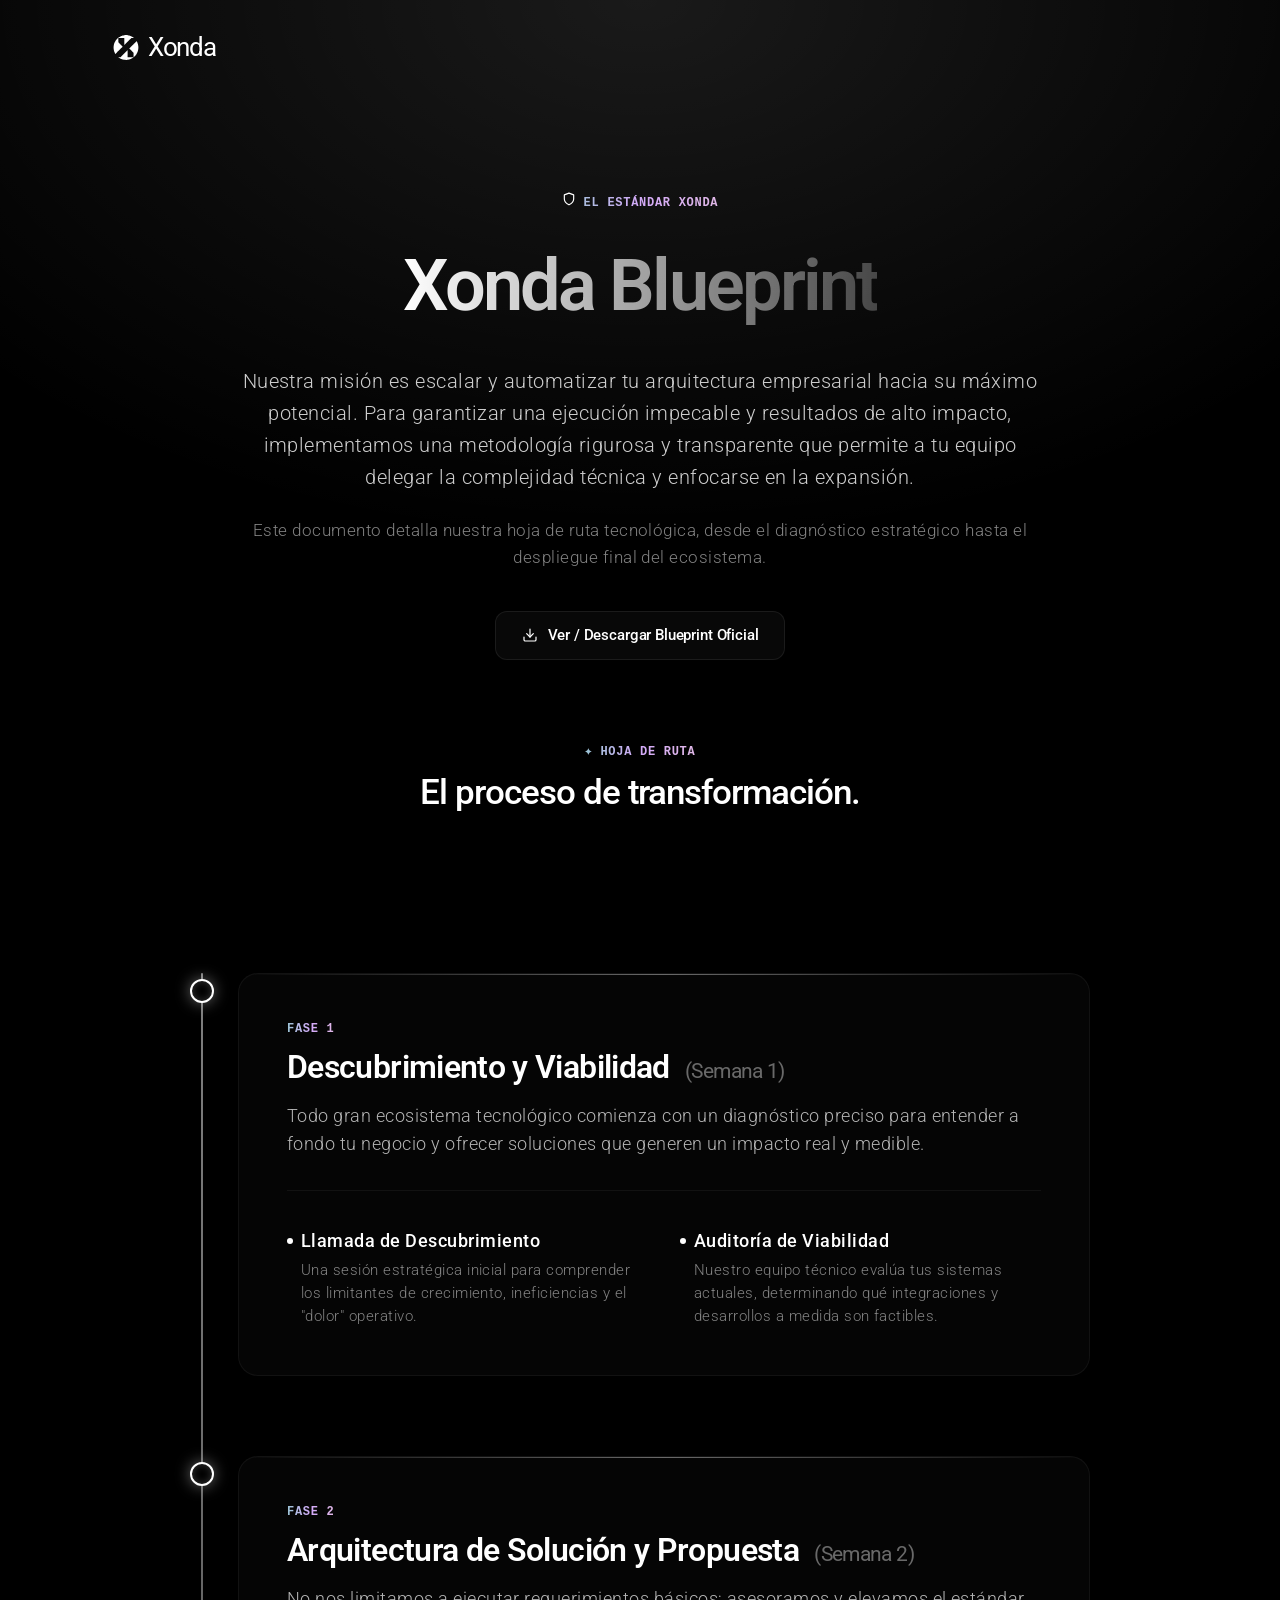
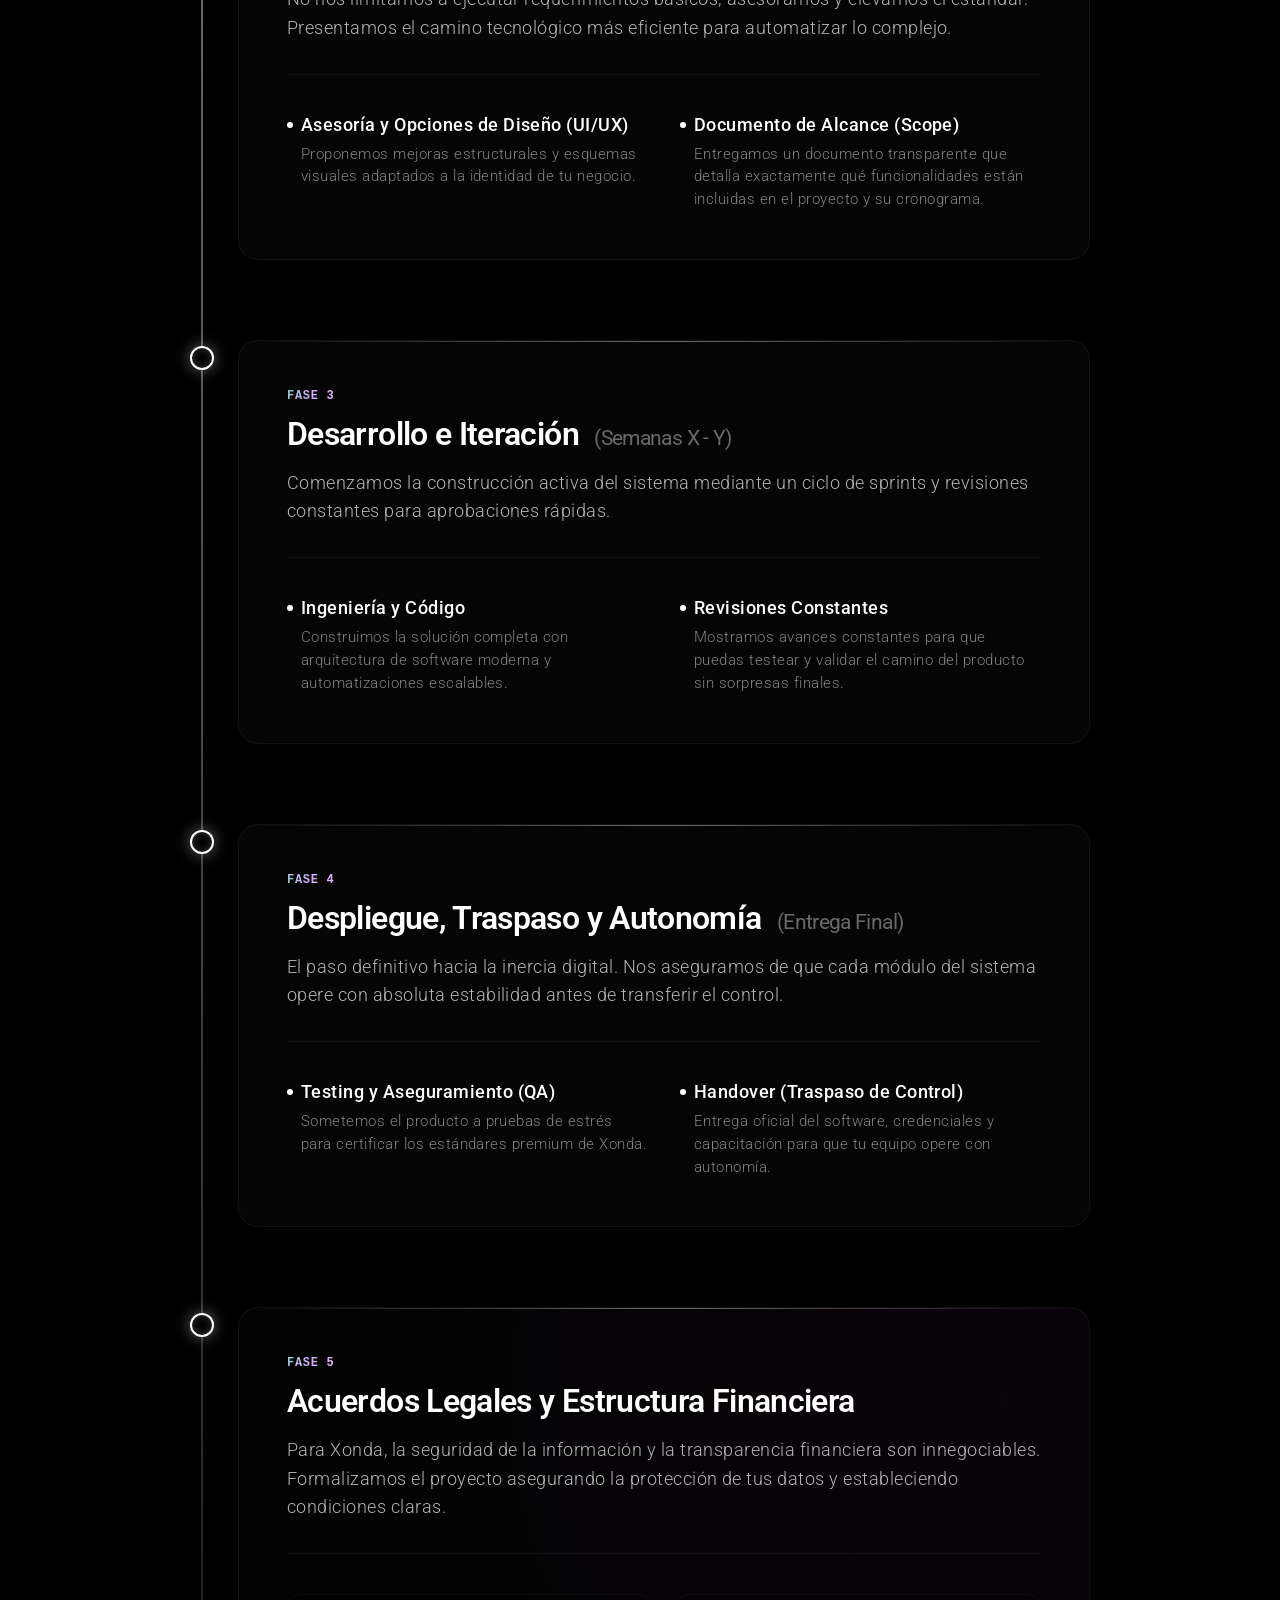
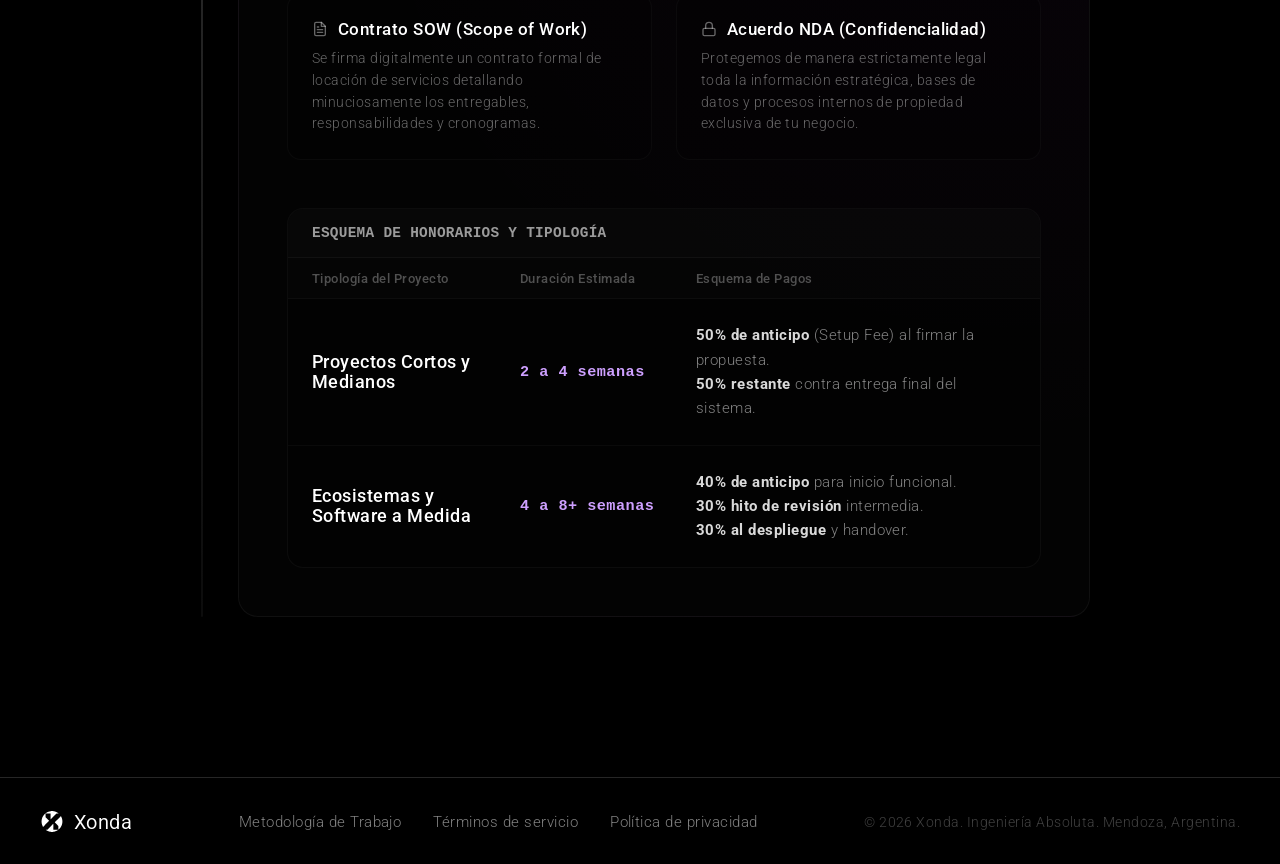
<file: blueprint.html>
<html>
    <head>
        <meta charset="UTF-8">
        <meta name="viewport" content="width=device-width, initial-scale=1.0">
        <title>Xonda</title>
        <link rel="icon" type="image/svg+xml" href="favicon.svg">
        <link rel="preconnect" href="https://fonts.googleapis.com">
        <link rel="preconnect" href="https://fonts.gstatic.com" crossorigin>
        <link href="https://fonts.googleapis.com/css2?family=Roboto:wght@300;400;500;600;700&display=swap" rel="stylesheet">
        <link rel="stylesheet" href="global.css">
        <link rel="stylesheet" href="blueprint.css">
    </head>

    <nav class="navbar">
        <a href="index.html" class="logo">
            <svg width="28" height="25" viewBox="0 0 2490 2242" xmlns="http://www.w3.org/2000/svg">
                <g transform="translate(0, 2242) scale(0.1, -0.1)" fill="currentColor" stroke="none">
                    <path d="M12160 22313 c-315 -7 -880 -52 -1180 -93 -551 -76 -1030 -174 -1540 -314 -306 -85 -725 -228 -853 -292 -16 -8 -35 -14 -43 -14 -8 0 -25 -6 -37 -14 -12 -8 -51 -24 -85 -35 -35 -11 -79 -30 -97 -41 -18 -11 -44 -20 -59 -20 -14 0 -26 -3 -26 -7 0 -9 -69 -38 -112 -49 -16 -3 -28 -10 -28 -15 0 -5 -7 -9 -15 -9 -8 0 -38 -11 -67 -25 -28 -14 -56 -25 -61 -25 -6 0 -52 -20 -104 -45 -51 -25 -96 -45 -98 -45 -3 0 -42 -17 -88 -39 -45 -21 -120 -56 -167 -77 -361 -164 -886 -471 -1365 -798 -769 -524 -1523 -1203 -2160 -1946 -389 -453 -799 -1026 -1101 -1536 -206 -349 -498 -918 -634 -1234 -204 -473 -381 -968 -489 -1365 -42 -156 -102 -384 -111 -425 -5 -19 -25 -109 -45 -200 -20 -91 -45 -201 -55 -245 -32 -133 -107 -569 -129 -750 -31 -261 -59 -586 -71 -845 -6 -129 -13 -241 -16 -249 -12 -35 -4 -810 11 -1013 45 -642 122 -1215 225 -1668 4 -19 20 -89 34 -155 83 -375 241 -922 351 -1215 30 -80 55 -149 55 -152 0 -4 18 -46 40 -93 22 -47 40 -92 40 -98 1 -7 14 -37 30 -67 17 -30 30 -65 30 -77 0 -13 3 -23 8 -23 8 0 37 -69 48 -112 3 -16 10 -28 15 -28 5 0 9 -7 9 -16 0 -8 11 -34 23 -57 13 -23 27 -55 31 -72 11 -44 39 -105 48 -105 4 0 8 -5 8 -11 0 -15 93 -203 102 -207 4 -2 8 -8 8 -14 0 -34 385 -789 478 -938 8 -12 300 276 1378 1357 753 754 2212 2217 3243 3250 1030 1033 1884 1892 1898 1909 l24 32 -26 38 c-14 22 -883 894 -1931 1939 l-1906 1900 1 1975 c1 1864 2 1976 19 1989 14 11 416 12 2507 6 1370 -4 2560 -10 2645 -14 l155 -6 6 -960 c3 -528 7 -1939 8 -3135 1 -1196 4 -2185 7 -2198 5 -16 13 -22 26 -20 21 3 -102 -119 3596 3583 1467 1468 2686 2686 2710 2707 l43 38 1055 0 c580 0 1054 4 1054 8 0 11 -46 32 -70 32 -25 0 -80 48 -80 70 0 33 -452 363 -845 617 -580 374 -1364 775 -1892 967 -40 14 -103 37 -141 51 -37 14 -74 25 -82 25 -8 0 -24 7 -34 15 -11 8 -28 15 -39 15 -10 0 -33 6 -50 14 -18 7 -63 23 -101 35 -37 12 -86 30 -109 41 -22 11 -55 20 -72 20 -17 0 -40 7 -51 15 -10 8 -31 15 -46 15 -15 0 -29 4 -32 9 -3 5 -23 12 -43 16 -21 4 -42 10 -48 15 -5 4 -37 15 -70 24 -33 9 -73 22 -90 27 -16 6 -43 15 -60 19 -16 5 -77 23 -135 40 -370 112 -664 176 -1215 264 -432 69 -842 107 -1360 126 -253 9 -340 10 -605 3z"/>
                    <path d="M21915 16839 c-66 -35 -141 -95 -187 -151 -24 -29 -104 -111 -177 -183 -74 -71 -189 -185 -255 -253 -285 -289 -869 -865 -956 -943 -96 -85 -181 -171 -530 -532 -107 -111 -386 -390 -619 -622 -234 -231 -540 -537 -680 -680 -140 -143 -357 -361 -481 -485 -2170 -2164 -2652 -2648 -2656 -2666 -3 -13 -2 -33 2 -46 4 -13 330 -345 725 -738 1576 -1568 3109 -3101 3124 -3123 13 -21 15 -242 15 -1963 0 -1734 -1 -1940 -15 -1950 -35 -26 -5222 -30 -5289 -4 -18 6 -24 19 -30 56 -10 74 -6 2564 4 2709 21 285 23 410 9 565 -11 123 -14 439 -14 1530 0 1300 -1 1377 -18 1403 -9 15 -23 27 -29 27 -14 0 45 59 -2112 -2095 -2751 -2747 -4205 -4190 -4228 -4197 -13 -3 -451 -6 -975 -7 -523 -1 -958 -4 -966 -7 -23 -8 8 -41 133 -141 166 -132 596 -430 816 -563 31 -19 73 -45 92 -58 19 -13 128 -78 241 -144 235 -138 417 -231 701 -360 25 -11 95 -45 157 -74 61 -30 116 -54 122 -54 6 0 11 -4 11 -8 0 -9 61 -37 105 -48 17 -4 49 -18 72 -31 23 -12 49 -23 57 -23 9 0 16 -4 16 -9 0 -5 12 -12 28 -15 43 -11 112 -40 112 -48 0 -5 12 -8 26 -8 15 0 41 -9 58 -19 17 -11 63 -31 101 -45 70 -26 105 -41 137 -57 18 -9 48 -20 158 -59 36 -12 70 -26 75 -30 15 -12 284 -94 435 -134 72 -19 159 -43 205 -56 17 -5 48 -12 70 -16 22 -4 54 -13 72 -21 18 -7 46 -13 62 -13 16 0 33 -5 36 -10 3 -6 21 -10 39 -10 19 0 50 -7 69 -15 20 -8 52 -15 71 -15 19 0 36 -5 38 -11 2 -6 26 -13 53 -16 28 -3 55 -10 62 -15 7 -6 40 -12 73 -15 33 -3 63 -10 66 -14 3 -5 26 -9 52 -9 26 -1 58 -7 72 -15 14 -8 40 -14 58 -15 18 0 43 -5 54 -11 11 -6 44 -15 72 -19 28 -5 114 -19 191 -33 77 -14 185 -30 240 -37 55 -6 136 -16 180 -22 44 -6 136 -15 205 -19 69 -4 168 -14 220 -23 73 -13 105 -14 140 -6 31 7 68 7 120 0 182 -26 366 -40 408 -31 26 5 74 5 120 -1 91 -12 582 -4 792 12 80 7 161 11 180 11 19 -1 80 6 135 15 55 9 154 19 220 23 66 3 130 12 142 19 12 6 55 12 97 12 41 0 87 5 103 11 15 6 73 15 128 19 179 15 384 50 590 100 51 12 79 19 170 40 28 6 68 14 90 17 22 3 49 12 60 19 11 8 32 14 48 14 16 0 38 5 50 12 12 6 42 15 67 19 48 8 126 26 225 54 33 9 76 20 95 25 159 40 491 139 560 166 36 14 83 33 105 41 22 8 53 21 68 29 16 8 36 14 45 14 9 0 26 7 36 15 11 8 26 15 33 15 7 0 36 11 65 25 28 14 59 25 67 25 9 0 41 13 71 30 30 16 67 29 82 30 14 0 28 3 30 8 5 11 69 40 106 47 17 4 32 11 32 16 0 5 7 9 16 9 8 0 34 11 57 23 23 13 56 27 72 31 44 11 105 39 105 48 0 4 5 8 11 8 15 0 203 93 207 102 2 4 10 8 17 8 7 0 53 20 101 44 78 39 173 84 334 159 25 11 92 48 150 81 91 52 133 77 225 133 11 7 40 23 65 35 25 13 47 25 50 28 3 3 32 23 65 45 33 22 62 42 65 45 3 3 23 14 45 24 22 11 63 36 90 57 28 20 66 45 85 55 19 10 39 23 45 27 5 4 66 45 135 91 202 134 270 181 370 261 52 42 114 90 138 107 24 18 42 40 42 51 0 27 37 57 70 57 26 0 90 51 90 72 0 4 7 8 15 8 8 0 15 4 15 8 0 5 18 16 40 26 21 9 54 36 72 59 48 62 59 72 99 90 21 9 66 43 102 74 251 224 334 303 540 512 349 355 641 679 828 921 37 47 150 198 251 335 240 325 401 563 553 817 18 30 41 72 192 347 42 77 82 153 209 401 38 74 75 141 82 148 6 7 12 19 12 27 0 17 33 75 43 75 4 0 7 5 7 10 0 6 28 68 61 138 57 118 113 250 211 497 22 55 53 134 70 175 17 41 44 113 60 160 16 47 43 119 59 160 36 95 149 473 149 501 0 11 5 30 12 42 6 12 15 38 19 57 4 19 15 62 24 95 28 99 46 177 54 225 4 25 13 55 19 67 7 12 12 34 12 50 0 16 6 37 14 48 7 11 16 38 19 60 5 37 15 82 37 175 60 248 120 576 120 659 0 14 6 64 14 111 23 132 37 237 46 335 5 50 13 126 19 170 27 198 51 668 51 988 0 557 -38 1180 -85 1399 -8 37 -15 82 -15 101 0 19 -7 51 -15 70 -8 20 -15 64 -15 97 0 33 -4 68 -10 78 -10 17 -25 112 -39 237 -4 39 -13 83 -19 98 -7 16 -12 45 -12 65 -1 20 -7 48 -15 62 -8 14 -14 48 -15 77 0 28 -4 54 -9 57 -4 3 -11 35 -14 72 -4 36 -11 71 -15 78 -5 6 -12 36 -14 66 -3 30 -11 56 -17 58 -6 2 -11 19 -11 39 0 19 -6 58 -14 86 -7 29 -21 88 -31 132 -30 139 -133 490 -190 645 -7 19 -18 53 -25 75 -7 22 -18 54 -25 70 -8 17 -29 77 -48 135 -19 58 -40 116 -45 130 -6 14 -36 95 -68 180 -67 183 -158 395 -243 572 -33 70 -61 132 -61 137 0 5 -3 11 -8 13 -8 4 -102 193 -102 207 0 5 -3 11 -7 13 -5 2 -26 39 -47 83 -22 44 -42 82 -46 85 -3 3 -14 24 -23 48 -9 23 -27 59 -40 80 -13 20 -40 71 -61 112 -21 41 -63 117 -93 168 -60 103 -69 107 -138 71z"/>
                </g>
            </svg>
            <span>Xonda</span>
        </a>
        
    </nav>

    <section class="blueprint-hero">
        <div class="blueprint-hero-content">
            <div class="solucion-tag-premium">
                <svg width="14" height="14" viewBox="0 0 24 24" fill="none" stroke="currentColor" stroke-width="2" stroke-linecap="round" stroke-linejoin="round">
                    <path d="M12 22s8-4 8-10V5l-8-3-8 3v7c0 6 8 10 8 10z"></path>
                </svg>
                El Estándar Xonda
            </div>
            <h1 class="blueprint-title">Xonda Blueprint</h1>
            <p class="blueprint-desc">
                Nuestra misión es escalar y automatizar tu arquitectura empresarial hacia su máximo potencial. Para garantizar una ejecución impecable y resultados de alto impacto, implementamos una metodología rigurosa y transparente que permite a tu equipo delegar la complejidad técnica y enfocarse en la expansión.
            </p>
            <p class="blueprint-desc-sub">
                Este documento detalla nuestra hoja de ruta tecnológica, desde el diagnóstico estratégico hasta el despliegue final del ecosistema.
            </p>
            <a href="xonda-blueprint.pdf" target="_blank" rel="noopener noreferrer" class="btn-download-blueprint">
                <svg width="16" height="16" viewBox="0 0 24 24" fill="none" stroke="currentColor" stroke-width="1.8" stroke-linecap="round" stroke-linejoin="round">
                    <path d="M21 15v4a2 2 0 0 1-2 2H5a2 2 0 0 1-2-2v-4"></path>
                    <polyline points="7 10 12 15 17 10"></polyline>
                    <line x1="12" y1="15" x2="12" y2="3"></line>
                </svg>
                Ver / Descargar Blueprint Oficial
            </a>
            <div class="hoja-de-ruta" style="margin-top: 60px; margin-bottom: 0px; text-align: center; width: 100%; display: flex; flex-direction: column; align-items: center;">
                <h4 class="solucion-tag-premium" style="margin-bottom: 8px;">✦ Hoja de Ruta</h4>
                <h2 style="font-size: 2.2rem; color: #fff; font-weight: 500; letter-spacing: -0.03em;">El proceso de transformación.</h2>
            </div>
        </div>
    </section>

    <section class="timeline-section">
        <div class="timeline-container">
            <div class="timeline-line"></div>

            <div class="timeline-node">
                <div class="timeline-dot"></div>
                <div class="timeline-content">
                    <span class="phase-number">Fase 1</span>
                    <h3>Descubrimiento y Viabilidad <span>(Semana 1)</span></h3>
                    <p class="phase-intro">Todo gran ecosistema tecnológico comienza con un diagnóstico preciso para entender a fondo tu negocio y ofrecer soluciones que generen un impacto real y medible.</p>
                    <div class="phase-details">
                        <div class="phase-item">
                            <h4>Llamada de Descubrimiento</h4>
                            <p>Una sesión estratégica inicial para comprender los limitantes de crecimiento, ineficiencias y el "dolor" operativo.</p>
                        </div>
                        <div class="phase-item">
                            <h4>Auditoría de Viabilidad</h4>
                            <p>Nuestro equipo técnico evalúa tus sistemas actuales, determinando qué integraciones y desarrollos a medida son factibles.</p>
                        </div>
                    </div>
                </div>
            </div>

            <div class="timeline-node">
                <div class="timeline-dot"></div>
                <div class="timeline-content">
                    <span class="phase-number">Fase 2</span>
                    <h3>Arquitectura de Solución y Propuesta <span>(Semana 2)</span></h3>
                    <p class="phase-intro">No nos limitamos a ejecutar requerimientos básicos; asesoramos y elevamos el estándar. Presentamos el camino tecnológico más eficiente para automatizar lo complejo.</p>
                    <div class="phase-details">
                        <div class="phase-item">
                            <h4>Asesoría y Opciones de Diseño (UI/UX)</h4>
                            <p>Proponemos mejoras estructurales y esquemas visuales adaptados a la identidad de tu negocio.</p>
                        </div>
                        <div class="phase-item">
                            <h4>Documento de Alcance (Scope)</h4>
                            <p>Entregamos un documento transparente que detalla exactamente qué funcionalidades están incluidas en el proyecto y su cronograma.</p>
                        </div>
                    </div>
                </div>
            </div>
            
            <div class="timeline-node">
                <div class="timeline-dot"></div>
                <div class="timeline-content">
                    <span class="phase-number">Fase 3</span>
                    <h3>Desarrollo e Iteración <span>(Semanas X - Y)</span></h3>
                    <p class="phase-intro">Comenzamos la construcción activa del sistema mediante un ciclo de sprints y revisiones constantes para aprobaciones rápidas.</p>
                    <div class="phase-details">
                        <div class="phase-item">
                            <h4>Ingeniería y Código</h4>
                            <p>Construimos la solución completa con arquitectura de software moderna y automatizaciones escalables.</p>
                        </div>
                        <div class="phase-item">
                            <h4>Revisiones Constantes</h4>
                            <p>Mostramos avances constantes para que puedas testear y validar el camino del producto sin sorpresas finales.</p>
                        </div>
                    </div>
                </div>
            </div>

            <div class="timeline-node">
                <div class="timeline-dot"></div>
                <div class="timeline-content">
                    <span class="phase-number">Fase 4</span>
                    <h3>Despliegue, Traspaso y Autonomía <span>(Entrega Final)</span></h3>
                    <p class="phase-intro">El paso definitivo hacia la inercia digital. Nos aseguramos de que cada módulo del sistema opere con absoluta estabilidad antes de transferir el control.</p>
                    <div class="phase-details">
                        <div class="phase-item">
                            <h4>Testing y Aseguramiento (QA)</h4>
                            <p>Sometemos el producto a pruebas de estrés para certificar los estándares premium de Xonda.</p>
                        </div>
                        <div class="phase-item">
                            <h4>Handover (Traspaso de Control)</h4>
                            <p>Entrega oficial del software, credenciales y capacitación para que tu equipo opere con autonomía.</p>
                        </div>
                    </div>
                </div>
            </div>

            <div class="timeline-node">
                <div class="timeline-dot"></div>
                <div class="timeline-content financial-card">
                    <span class="phase-number" style="color: #D946EF;">Fase 5</span>
                    <h3>Acuerdos Legales y Estructura Financiera</h3>
                    <p class="phase-intro">Para Xonda, la seguridad de la información y la transparencia financiera son innegociables. Formalizamos el proyecto asegurando la protección de tus datos y estableciendo condiciones claras.</p>
                    
                    <div class="legal-grid">
                        <div class="legal-box">
                            <h4>
                                <svg width="16" height="16" viewBox="0 0 24 24" fill="none" stroke="currentColor" stroke-width="2" stroke-linecap="round" stroke-linejoin="round"><path d="M14 2H6a2 2 0 0 0-2 2v16a2 2 0 0 0 2 2h12a2 2 0 0 0 2-2V8z"></path><polyline points="14 2 14 8 20 8"></polyline><line x1="16" y1="13" x2="8" y2="13"></line><line x1="16" y1="17" x2="8" y2="17"></line><polyline points="10 9 9 9 8 9"></polyline></svg>
                                Contrato SOW (Scope of Work)
                            </h4>
                            <p>Se firma digitalmente un contrato formal de locación de servicios detallando minuciosamente los entregables, responsabilidades y cronogramas.</p>
                        </div>
                        <div class="legal-box">
                            <h4>
                                <svg width="16" height="16" viewBox="0 0 24 24" fill="none" stroke="currentColor" stroke-width="2" stroke-linecap="round" stroke-linejoin="round"><rect x="3" y="11" width="18" height="11" rx="2" ry="2"></rect><path d="M7 11V7a5 5 0 0 1 10 0v4"></path></svg>
                                Acuerdo NDA (Confidencialidad)
                            </h4>
                            <p>Protegemos de manera estrictamente legal toda la información estratégica, bases de datos y procesos internos de propiedad exclusiva de tu negocio.</p>
                        </div>
                    </div>

                    <div class="pricing-dashboard">
                        <div class="dashboard-header">Esquema de Honorarios y Tipología</div>
                        <div class="dashboard-grid">
                            <div class="dashboard-row header-row">
                                <div>Tipología del Proyecto</div>
                                <div>Duración Estimada</div>
                                <div>Esquema de Pagos</div>
                            </div>
                            <div class="dashboard-row">
                                <div class="project-type">Proyectos Cortos y Medianos</div>
                                <div class="project-duration">2 a 4 semanas</div>
                                <div class="project-payment"><strong>50% de anticipo</strong> (Setup Fee) al firmar la propuesta.<br><strong>50% restante</strong> contra entrega final del sistema.</div>
                            </div>
                            <div class="dashboard-row">
                                <div class="project-type">Ecosistemas y Software a Medida</div>
                                <div class="project-duration">4 a 8+ semanas</div>
                                <div class="project-payment"><strong>40% de anticipo</strong> para inicio funcional.<br><strong>30% hito de revisión</strong> intermedia.<br><strong>30% al despliegue</strong> y handover.</div>
                            </div>
                        </div>
                    </div>

                </div>
            </div>
            
        </div>
    </section>
    
    <footer class="footer-premium">
        <div class="footer-inner">
            
            <a href="index.html" class="footer-logo-premium">
                <svg width="24" height="21" viewBox="0 0 2490 2242" xmlns="http://www.w3.org/2000/svg">
                    <g transform="translate(0, 2242) scale(0.1, -0.1)" fill="currentColor" stroke="none">
                        <path d="M12160 22313 c-315 -7 -880 -52 -1180 -93 -551 -76 -1030 -174 -1540 -314 -306 -85 -725 -228 -853 -292 -16 -8 -35 -14 -43 -14 -8 0 -25 -6 -37 -14 -12 -8 -51 -24 -85 -35 -35 -11 -79 -30 -97 -41 -18 -11 -44 -20 -59 -20 -14 0 -26 -3 -26 -7 0 -9 -69 -38 -112 -49 -16 -3 -28 -10 -28 -15 0 -5 -7 -9 -15 -9 -8 0 -38 -11 -67 -25 -28 -14 -56 -25 -61 -25 -6 0 -52 -20 -104 -45 -51 -25 -96 -45 -98 -45 -3 0 -42 -17 -88 -39 -45 -21 -120 -56 -167 -77 -361 -164 -886 -471 -1365 -798 -769 -524 -1523 -1203 -2160 -1946 -389 -453 -799 -1026 -1101 -1536 -206 -349 -498 -918 -634 -1234 -204 -473 -381 -968 -489 -1365 -42 -156 -102 -384 -111 -425 -5 -19 -25 -109 -45 -200 -20 -91 -45 -201 -55 -245 -32 -133 -107 -569 -129 -750 -31 -261 -59 -586 -71 -845 -6 -129 -13 -241 -16 -249 -12 -35 -4 -810 11 -1013 45 -642 122 -1215 225 -1668 4 -19 20 -89 34 -155 83 -375 241 -922 351 -1215 30 -80 55 -149 55 -152 0 -4 18 -46 40 -93 22 -47 40 -92 40 -98 1 -7 14 -37 30 -67 17 -30 30 -65 30 -77 0 -13 3 -23 8 -23 8 0 37 -69 48 -112 3 -16 10 -28 15 -28 5 0 9 -7 9 -16 0 -8 11 -34 23 -57 13 -23 27 -55 31 -72 11 -44 39 -105 48 -105 4 0 8 -5 8 -11 0 -15 93 -203 102 -207 4 -2 8 -8 8 -14 0 -34 385 -789 478 -938 8 -12 300 276 1378 1357 753 754 2212 2217 3243 3250 1030 1033 1884 1892 1898 1909 l24 32 -26 38 c-14 22 -883 894 -1931 1939 l-1906 1900 1 1975 c1 1864 2 1976 19 1989 14 11 416 12 2507 6 1370 -4 2560 -10 2645 -14 l155 -6 6 -960 c3 -528 7 -1939 8 -3135 1 -1196 4 -2185 7 -2198 5 -16 13 -22 26 -20 21 3 -102 -119 3596 3583 1467 1468 2686 2686 2710 2707 l43 38 1055 0 c580 0 1054 4 1054 8 0 11 -46 32 -70 32 -25 0 -80 48 -80 70 0 33 -452 363 -845 617 -580 374 -1364 775 -1892 967 -40 14 -103 37 -141 51 -37 14 -74 25 -82 25 -8 0 -24 7 -34 15 -11 8 -28 15 -39 15 -10 0 -33 6 -50 14 -18 7 -63 23 -101 35 -37 12 -86 30 -109 41 -22 11 -55 20 -72 20 -17 0 -40 7 -51 15 -10 8 -31 15 -46 15 -15 0 -29 4 -32 9 -3 5 -23 12 -43 16 -21 4 -42 10 -48 15 -5 4 -37 15 -70 24 -33 9 -73 22 -90 27 -16 6 -43 15 -60 19 -16 5 -77 23 -135 40 -370 112 -664 176 -1215 264 -432 69 -842 107 -1360 126 -253 9 -340 10 -605 3z"/>
                        <path d="M21915 16839 c-66 -35 -141 -95 -187 -151 -24 -29 -104 -111 -177 -183 -74 -71 -189 -185 -255 -253 -285 -289 -869 -865 -956 -943 -96 -85 -181 -171 -530 -532 -107 -111 -386 -390 -619 -622 -234 -231 -540 -537 -680 -680 -140 -143 -357 -361 -481 -485 -2170 -2164 -2652 -2648 -2656 -2666 -3 -13 -2 -33 2 -46 4 -13 330 -345 725 -738 1576 -1568 3109 -3101 3124 -3123 13 -21 15 -242 15 -1963 0 -1734 -1 -1940 -15 -1950 -35 -26 -5222 -30 -5289 -4 -18 6 -24 19 -30 56 -10 74 -6 2564 4 2709 21 285 23 410 9 565 -11 123 -14 439 -14 1530 0 1300 -1 1377 -18 1403 -9 15 -23 27 -29 27 -14 0 45 59 -2112 -2095 -2751 -2747 -4205 -4190 -4228 -4197 -13 -3 -451 -6 -975 -7 -523 -1 -958 -4 -966 -7 -23 -8 8 -41 133 -141 166 -132 596 -430 816 -563 31 -19 73 -45 92 -58 19 -13 128 -78 241 -144 235 -138 417 -231 701 -360 25 -11 95 -45 157 -74 61 -30 116 -54 122 -54 6 0 11 -4 11 -8 0 -9 61 -37 105 -48 17 -4 49 -18 72 -31 23 -12 49 -23 57 -23 9 0 16 -4 16 -9 0 -5 12 -12 28 -15 43 -11 112 -40 112 -48 0 -5 12 -8 26 -8 15 0 41 -9 58 -19 17 -11 63 -31 101 -45 70 -26 105 -41 137 -57 18 -9 48 -20 158 -59 36 -12 70 -26 75 -30 15 -12 284 -94 435 -134 72 -19 159 -43 205 -56 17 -5 48 -12 70 -16 22 -4 54 -13 72 -21 18 -7 46 -13 62 -13 16 0 33 -5 36 -10 3 -6 21 -10 39 -10 19 0 50 -7 69 -15 20 -8 52 -15 71 -15 19 0 36 -5 38 -11 2 -6 26 -13 53 -16 28 -3 55 -10 62 -15 7 -6 40 -12 73 -15 33 -3 63 -10 66 -14 3 -5 26 -9 52 -9 26 -1 58 -7 72 -15 14 -8 40 -14 58 -15 18 0 43 -5 54 -11 11 -6 44 -15 72 -19 28 -5 114 -19 191 -33 77 -14 185 -30 240 -37 55 -6 136 -16 180 -22 44 -6 136 -15 205 -19 69 -4 168 -14 220 -23 73 -13 105 -14 140 -6 31 7 68 7 120 0 182 -26 366 -40 408 -31 26 5 74 5 120 -1 91 -12 582 -4 792 12 80 7 161 11 180 11 19 -1 80 6 135 15 55 9 154 19 220 23 66 3 130 12 142 19 12 6 55 12 97 12 41 0 87 5 103 11 15 6 73 15 128 19 179 15 384 50 590 100 51 12 79 19 170 40 28 6 68 14 90 17 22 3 49 12 60 19 11 8 32 14 48 14 16 0 38 5 50 12 12 6 42 15 67 19 48 8 126 26 225 54 33 9 76 20 95 25 159 40 491 139 560 166 36 14 83 33 105 41 22 8 53 21 68 29 16 8 36 14 45 14 9 0 26 7 36 15 11 8 26 15 33 15 7 0 36 11 65 25 28 14 59 25 67 25 9 0 41 13 71 30 30 16 67 29 82 30 14 0 28 3 30 8 5 11 69 40 106 47 17 4 32 11 32 16 0 5 7 9 16 9 8 0 34 11 57 23 23 13 56 27 72 31 44 11 105 39 105 48 0 4 5 8 11 8 15 0 203 93 207 102 2 4 10 8 17 8 7 0 53 20 101 44 78 39 173 84 334 159 25 11 92 48 150 81 91 52 133 77 225 133 11 7 40 23 65 35 25 13 47 25 50 28 3 3 32 23 65 45 33 22 62 42 65 45 3 3 23 14 45 24 22 11 63 36 90 57 28 20 66 45 85 55 19 10 39 23 45 27 5 4 66 45 135 91 202 134 270 181 370 261 52 42 114 90 138 107 24 18 42 40 42 51 0 27 37 57 70 57 26 0 90 51 90 72 0 4 7 8 15 8 8 0 15 4 15 8 0 5 18 16 40 26 21 9 54 36 72 59 48 62 59 72 99 90 21 9 66 43 102 74 251 224 334 303 540 512 349 355 641 679 828 921 37 47 150 198 251 335 240 325 401 563 553 817 18 30 41 72 192 347 42 77 82 153 209 401 38 74 75 141 82 148 6 7 12 19 12 27 0 17 33 75 43 75 4 0 7 5 7 10 0 6 28 68 61 138 57 118 113 250 211 497 22 55 53 134 70 175 17 41 44 113 60 160 16 47 43 119 59 160 36 95 149 473 149 501 0 11 5 30 12 42 6 12 15 38 19 57 4 19 15 62 24 95 28 99 46 177 54 225 4 25 13 55 19 67 7 12 12 34 12 50 0 16 6 37 14 48 7 11 16 38 19 60 5 37 15 82 37 175 60 248 120 576 120 659 0 14 6 64 14 111 23 132 37 237 46 335 5 50 13 126 19 170 27 198 51 668 51 988 0 557 -38 1180 -85 1399 -8 37 -15 82 -15 101 0 19 -7 51 -15 70 -8 20 -15 64 -15 97 0 33 -4 68 -10 78 -10 17 -25 112 -39 237 -4 39 -13 83 -19 98 -7 16 -12 45 -12 65 -1 20 -7 48 -15 62 -8 14 -14 48 -15 77 0 28 -4 54 -9 57 -4 3 -11 35 -14 72 -4 36 -11 71 -15 78 -5 6 -12 36 -14 66 -3 30 -11 56 -17 58 -6 2 -11 19 -11 39 0 19 -6 58 -14 86 -7 29 -21 88 -31 132 -30 139 -133 490 -190 645 -7 19 -18 53 -25 75 -7 22 -18 54 -25 70 -8 17 -29 77 -48 135 -19 58 -40 116 -45 130 -6 14 -36 95 -68 180 -67 183 -158 395 -243 572 -33 70 -61 132 -61 137 0 5 -3 11 -8 13 -8 4 -102 193 -102 207 0 5 -3 11 -7 13 -5 2 -26 39 -47 83 -22 44 -42 82 -46 85 -3 3 -14 24 -23 48 -9 23 -27 59 -40 80 -13 20 -40 71 -61 112 -21 41 -63 117 -93 168 -60 103 -69 107 -138 71z"/>
                    </g>
                </svg>
                <span>Xonda</span>
            </a>
            
            <div class="footer-links-premium">
                <a href="blueprint.html">Metodología de Trabajo</a>
                <a href="terms.html">Términos de servicio</a>
                <a href="priv.html">Política de privacidad</a>
            </div>
            
            <p class="copyright-premium">© 2026 Xonda. Ingeniería Absoluta. Mendoza, Argentina.</p>
            
        </div>
    </footer>
    <script src="script.js"></script>
</html>
</file>
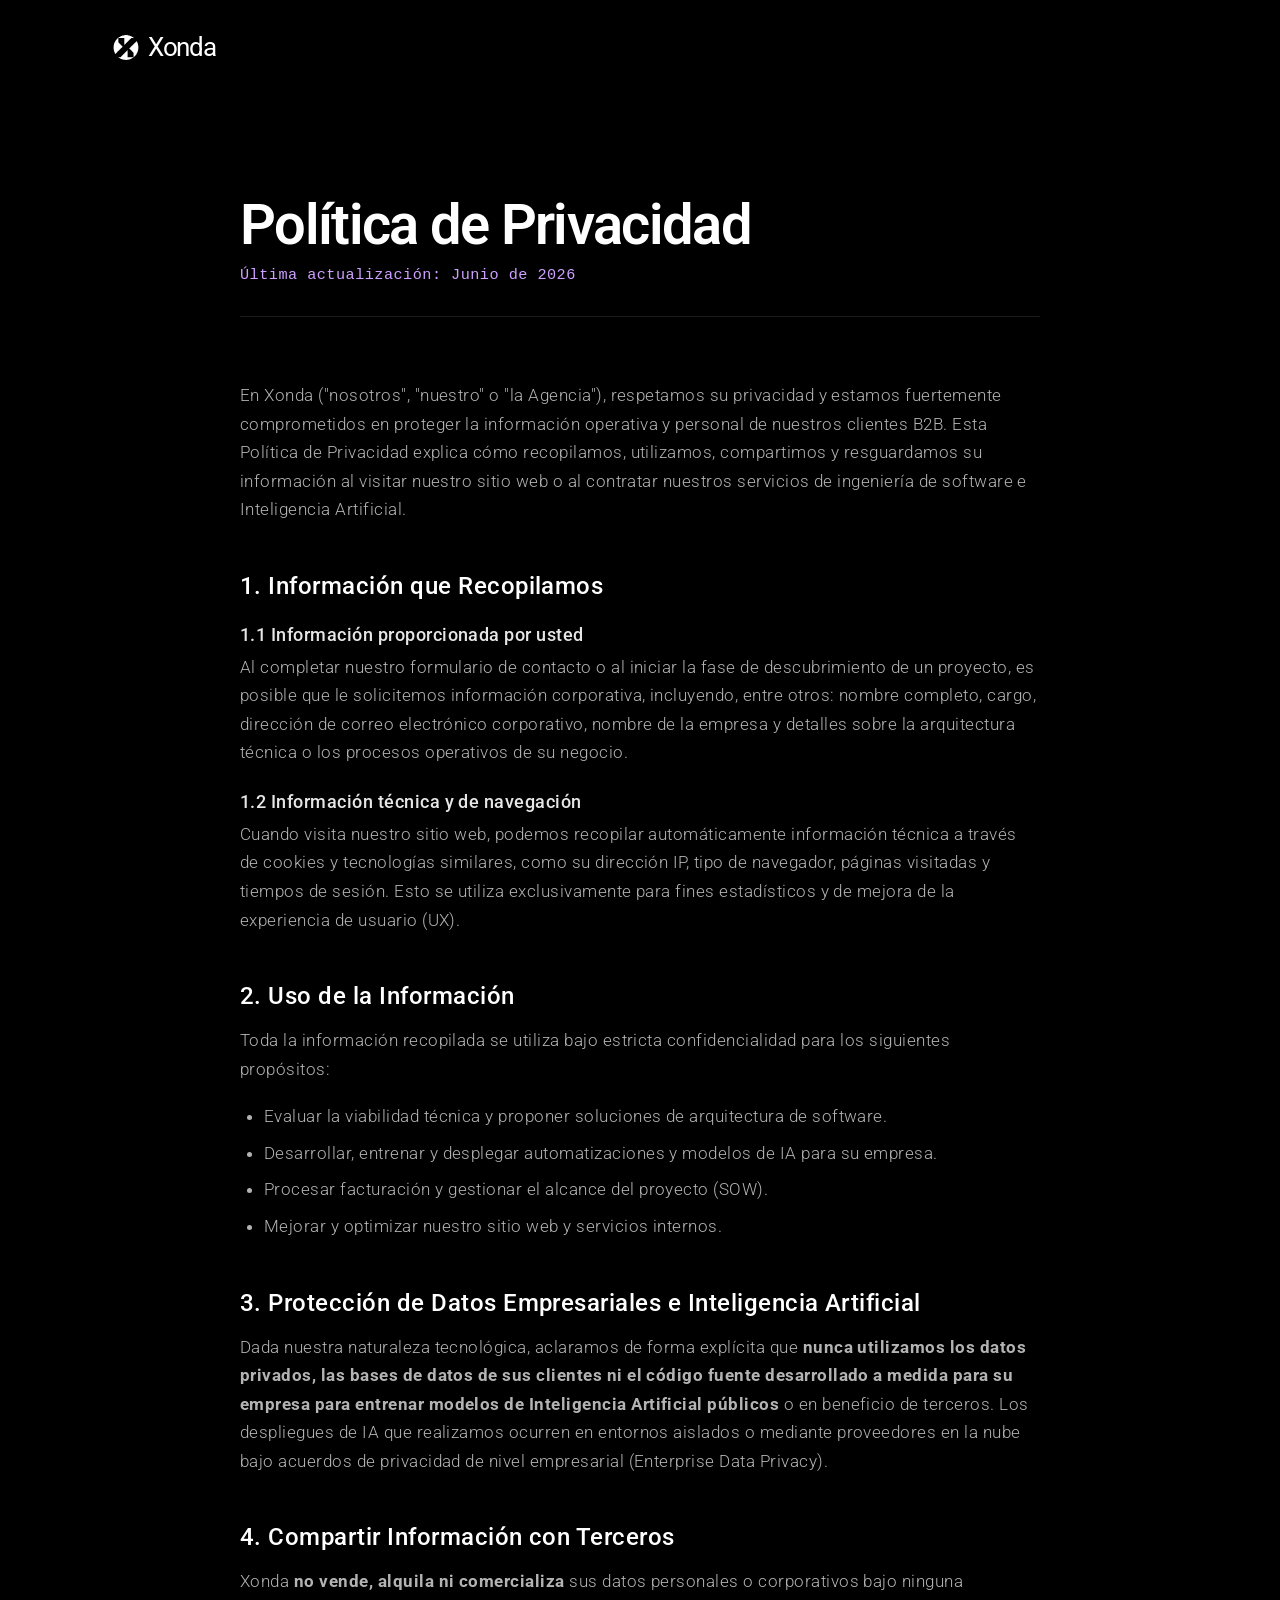
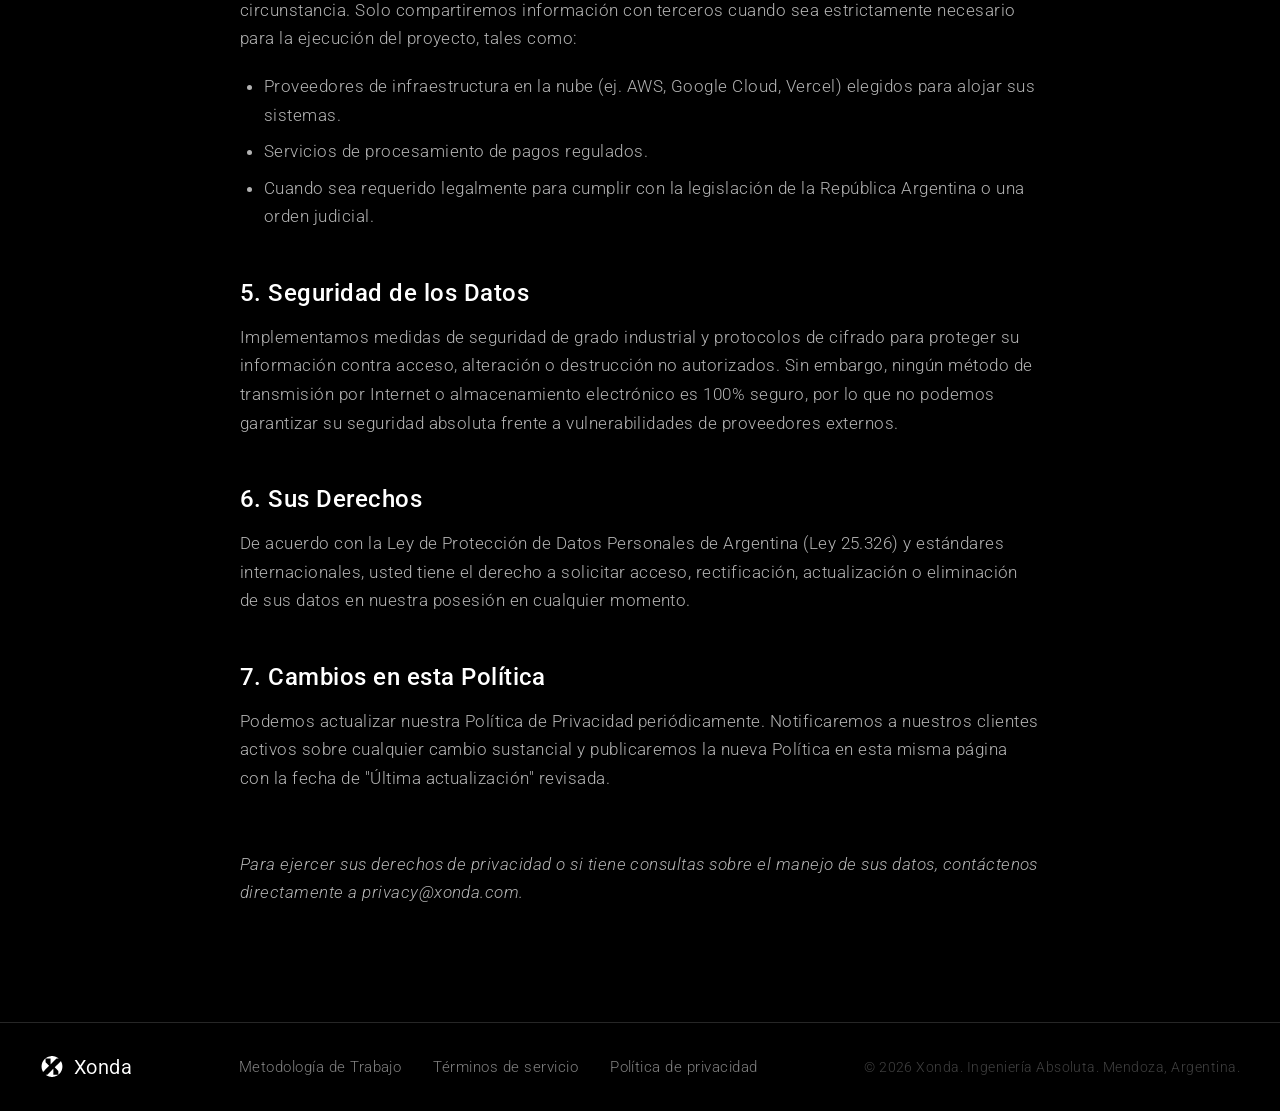
<file: priv.html>
<html>
    <head>
        <meta charset="UTF-8">
        <meta name="viewport" content="width=device-width, initial-scale=1.0">
        <title>Xonda</title>
        <link rel="icon" type="image/svg+xml" href="favicon.svg">
        <link rel="preconnect" href="https://fonts.googleapis.com">
        <link rel="preconnect" href="https://fonts.gstatic.com" crossorigin>
        <link href="https://fonts.googleapis.com/css2?family=Roboto:wght@300;400;500;600;700&display=swap" rel="stylesheet">
        <link rel="stylesheet" href="global.css">
        <link rel="stylesheet" href="legal.css">
    </head>

    <nav class="navbar">
        <a href="index.html" class="logo">
            <svg width="28" height="25" viewBox="0 0 2490 2242" xmlns="http://www.w3.org/2000/svg">
                <g transform="translate(0, 2242) scale(0.1, -0.1)" fill="currentColor" stroke="none">
                    <path d="M12160 22313 c-315 -7 -880 -52 -1180 -93 -551 -76 -1030 -174 -1540 -314 -306 -85 -725 -228 -853 -292 -16 -8 -35 -14 -43 -14 -8 0 -25 -6 -37 -14 -12 -8 -51 -24 -85 -35 -35 -11 -79 -30 -97 -41 -18 -11 -44 -20 -59 -20 -14 0 -26 -3 -26 -7 0 -9 -69 -38 -112 -49 -16 -3 -28 -10 -28 -15 0 -5 -7 -9 -15 -9 -8 0 -38 -11 -67 -25 -28 -14 -56 -25 -61 -25 -6 0 -52 -20 -104 -45 -51 -25 -96 -45 -98 -45 -3 0 -42 -17 -88 -39 -45 -21 -120 -56 -167 -77 -361 -164 -886 -471 -1365 -798 -769 -524 -1523 -1203 -2160 -1946 -389 -453 -799 -1026 -1101 -1536 -206 -349 -498 -918 -634 -1234 -204 -473 -381 -968 -489 -1365 -42 -156 -102 -384 -111 -425 -5 -19 -25 -109 -45 -200 -20 -91 -45 -201 -55 -245 -32 -133 -107 -569 -129 -750 -31 -261 -59 -586 -71 -845 -6 -129 -13 -241 -16 -249 -12 -35 -4 -810 11 -1013 45 -642 122 -1215 225 -1668 4 -19 20 -89 34 -155 83 -375 241 -922 351 -1215 30 -80 55 -149 55 -152 0 -4 18 -46 40 -93 22 -47 40 -92 40 -98 1 -7 14 -37 30 -67 17 -30 30 -65 30 -77 0 -13 3 -23 8 -23 8 0 37 -69 48 -112 3 -16 10 -28 15 -28 5 0 9 -7 9 -16 0 -8 11 -34 23 -57 13 -23 27 -55 31 -72 11 -44 39 -105 48 -105 4 0 8 -5 8 -11 0 -15 93 -203 102 -207 4 -2 8 -8 8 -14 0 -34 385 -789 478 -938 8 -12 300 276 1378 1357 753 754 2212 2217 3243 3250 1030 1033 1884 1892 1898 1909 l24 32 -26 38 c-14 22 -883 894 -1931 1939 l-1906 1900 1 1975 c1 1864 2 1976 19 1989 14 11 416 12 2507 6 1370 -4 2560 -10 2645 -14 l155 -6 6 -960 c3 -528 7 -1939 8 -3135 1 -1196 4 -2185 7 -2198 5 -16 13 -22 26 -20 21 3 -102 -119 3596 3583 1467 1468 2686 2686 2710 2707 l43 38 1055 0 c580 0 1054 4 1054 8 0 11 -46 32 -70 32 -25 0 -80 48 -80 70 0 33 -452 363 -845 617 -580 374 -1364 775 -1892 967 -40 14 -103 37 -141 51 -37 14 -74 25 -82 25 -8 0 -24 7 -34 15 -11 8 -28 15 -39 15 -10 0 -33 6 -50 14 -18 7 -63 23 -101 35 -37 12 -86 30 -109 41 -22 11 -55 20 -72 20 -17 0 -40 7 -51 15 -10 8 -31 15 -46 15 -15 0 -29 4 -32 9 -3 5 -23 12 -43 16 -21 4 -42 10 -48 15 -5 4 -37 15 -70 24 -33 9 -73 22 -90 27 -16 6 -43 15 -60 19 -16 5 -77 23 -135 40 -370 112 -664 176 -1215 264 -432 69 -842 107 -1360 126 -253 9 -340 10 -605 3z"/>
                    <path d="M21915 16839 c-66 -35 -141 -95 -187 -151 -24 -29 -104 -111 -177 -183 -74 -71 -189 -185 -255 -253 -285 -289 -869 -865 -956 -943 -96 -85 -181 -171 -530 -532 -107 -111 -386 -390 -619 -622 -234 -231 -540 -537 -680 -680 -140 -143 -357 -361 -481 -485 -2170 -2164 -2652 -2648 -2656 -2666 -3 -13 -2 -33 2 -46 4 -13 330 -345 725 -738 1576 -1568 3109 -3101 3124 -3123 13 -21 15 -242 15 -1963 0 -1734 -1 -1940 -15 -1950 -35 -26 -5222 -30 -5289 -4 -18 6 -24 19 -30 56 -10 74 -6 2564 4 2709 21 285 23 410 9 565 -11 123 -14 439 -14 1530 0 1300 -1 1377 -18 1403 -9 15 -23 27 -29 27 -14 0 45 59 -2112 -2095 -2751 -2747 -4205 -4190 -4228 -4197 -13 -3 -451 -6 -975 -7 -523 -1 -958 -4 -966 -7 -23 -8 8 -41 133 -141 166 -132 596 -430 816 -563 31 -19 73 -45 92 -58 19 -13 128 -78 241 -144 235 -138 417 -231 701 -360 25 -11 95 -45 157 -74 61 -30 116 -54 122 -54 6 0 11 -4 11 -8 0 -9 61 -37 105 -48 17 -4 49 -18 72 -31 23 -12 49 -23 57 -23 9 0 16 -4 16 -9 0 -5 12 -12 28 -15 43 -11 112 -40 112 -48 0 -5 12 -8 26 -8 15 0 41 -9 58 -19 17 -11 63 -31 101 -45 70 -26 105 -41 137 -57 18 -9 48 -20 158 -59 36 -12 70 -26 75 -30 15 -12 284 -94 435 -134 72 -19 159 -43 205 -56 17 -5 48 -12 70 -16 22 -4 54 -13 72 -21 18 -7 46 -13 62 -13 16 0 33 -5 36 -10 3 -6 21 -10 39 -10 19 0 50 -7 69 -15 20 -8 52 -15 71 -15 19 0 36 -5 38 -11 2 -6 26 -13 53 -16 28 -3 55 -10 62 -15 7 -6 40 -12 73 -15 33 -3 63 -10 66 -14 3 -5 26 -9 52 -9 26 -1 58 -7 72 -15 14 -8 40 -14 58 -15 18 0 43 -5 54 -11 11 -6 44 -15 72 -19 28 -5 114 -19 191 -33 77 -14 185 -30 240 -37 55 -6 136 -16 180 -22 44 -6 136 -15 205 -19 69 -4 168 -14 220 -23 73 -13 105 -14 140 -6 31 7 68 7 120 0 182 -26 366 -40 408 -31 26 5 74 5 120 -1 91 -12 582 -4 792 12 80 7 161 11 180 11 19 -1 80 6 135 15 55 9 154 19 220 23 66 3 130 12 142 19 12 6 55 12 97 12 41 0 87 5 103 11 15 6 73 15 128 19 179 15 384 50 590 100 51 12 79 19 170 40 28 6 68 14 90 17 22 3 49 12 60 19 11 8 32 14 48 14 16 0 38 5 50 12 12 6 42 15 67 19 48 8 126 26 225 54 33 9 76 20 95 25 159 40 491 139 560 166 36 14 83 33 105 41 22 8 53 21 68 29 16 8 36 14 45 14 9 0 26 7 36 15 11 8 26 15 33 15 7 0 36 11 65 25 28 14 59 25 67 25 9 0 41 13 71 30 30 16 67 29 82 30 14 0 28 3 30 8 5 11 69 40 106 47 17 4 32 11 32 16 0 5 7 9 16 9 8 0 34 11 57 23 23 13 56 27 72 31 44 11 105 39 105 48 0 4 5 8 11 8 15 0 203 93 207 102 2 4 10 8 17 8 7 0 53 20 101 44 78 39 173 84 334 159 25 11 92 48 150 81 91 52 133 77 225 133 11 7 40 23 65 35 25 13 47 25 50 28 3 3 32 23 65 45 33 22 62 42 65 45 3 3 23 14 45 24 22 11 63 36 90 57 28 20 66 45 85 55 19 10 39 23 45 27 5 4 66 45 135 91 202 134 270 181 370 261 52 42 114 90 138 107 24 18 42 40 42 51 0 27 37 57 70 57 26 0 90 51 90 72 0 4 7 8 15 8 8 0 15 4 15 8 0 5 18 16 40 26 21 9 54 36 72 59 48 62 59 72 99 90 21 9 66 43 102 74 251 224 334 303 540 512 349 355 641 679 828 921 37 47 150 198 251 335 240 325 401 563 553 817 18 30 41 72 192 347 42 77 82 153 209 401 38 74 75 141 82 148 6 7 12 19 12 27 0 17 33 75 43 75 4 0 7 5 7 10 0 6 28 68 61 138 57 118 113 250 211 497 22 55 53 134 70 175 17 41 44 113 60 160 16 47 43 119 59 160 36 95 149 473 149 501 0 11 5 30 12 42 6 12 15 38 19 57 4 19 15 62 24 95 28 99 46 177 54 225 4 25 13 55 19 67 7 12 12 34 12 50 0 16 6 37 14 48 7 11 16 38 19 60 5 37 15 82 37 175 60 248 120 576 120 659 0 14 6 64 14 111 23 132 37 237 46 335 5 50 13 126 19 170 27 198 51 668 51 988 0 557 -38 1180 -85 1399 -8 37 -15 82 -15 101 0 19 -7 51 -15 70 -8 20 -15 64 -15 97 0 33 -4 68 -10 78 -10 17 -25 112 -39 237 -4 39 -13 83 -19 98 -7 16 -12 45 -12 65 -1 20 -7 48 -15 62 -8 14 -14 48 -15 77 0 28 -4 54 -9 57 -4 3 -11 35 -14 72 -4 36 -11 71 -15 78 -5 6 -12 36 -14 66 -3 30 -11 56 -17 58 -6 2 -11 19 -11 39 0 19 -6 58 -14 86 -7 29 -21 88 -31 132 -30 139 -133 490 -190 645 -7 19 -18 53 -25 75 -7 22 -18 54 -25 70 -8 17 -29 77 -48 135 -19 58 -40 116 -45 130 -6 14 -36 95 -68 180 -67 183 -158 395 -243 572 -33 70 -61 132 -61 137 0 5 -3 11 -8 13 -8 4 -102 193 -102 207 0 5 -3 11 -7 13 -5 2 -26 39 -47 83 -22 44 -42 82 -46 85 -3 3 -14 24 -23 48 -9 23 -27 59 -40 80 -13 20 -40 71 -61 112 -21 41 -63 117 -93 168 -60 103 -69 107 -138 71z"/>
                </g>
            </svg>
            <span>Xonda</span>
        </a>
        
    </nav>

    <section class="legal-section">
        <div class="legal-container">
            <h1 class="legal-title">Política de Privacidad</h1>
            <p class="legal-date">Última actualización: Junio de 2026</p>

            <div class="legal-content">
                <p>En Xonda ("nosotros", "nuestro" o "la Agencia"), respetamos su privacidad y estamos fuertemente comprometidos en proteger la información operativa y personal de nuestros clientes B2B. Esta Política de Privacidad explica cómo recopilamos, utilizamos, compartimos y resguardamos su información al visitar nuestro sitio web o al contratar nuestros servicios de ingeniería de software e Inteligencia Artificial.</p>

                <h2>1. Información que Recopilamos</h2>
                <h3>1.1 Información proporcionada por usted</h3>
                <p>Al completar nuestro formulario de contacto o al iniciar la fase de descubrimiento de un proyecto, es posible que le solicitemos información corporativa, incluyendo, entre otros: nombre completo, cargo, dirección de correo electrónico corporativo, nombre de la empresa y detalles sobre la arquitectura técnica o los procesos operativos de su negocio.</p>
                
                <h3>1.2 Información técnica y de navegación</h3>
                <p>Cuando visita nuestro sitio web, podemos recopilar automáticamente información técnica a través de cookies y tecnologías similares, como su dirección IP, tipo de navegador, páginas visitadas y tiempos de sesión. Esto se utiliza exclusivamente para fines estadísticos y de mejora de la experiencia de usuario (UX).</p>

                <h2>2. Uso de la Información</h2>
                <p>Toda la información recopilada se utiliza bajo estricta confidencialidad para los siguientes propósitos:</p>
                <ul>
                    <li>Evaluar la viabilidad técnica y proponer soluciones de arquitectura de software.</li>
                    <li>Desarrollar, entrenar y desplegar automatizaciones y modelos de IA para su empresa.</li>
                    <li>Procesar facturación y gestionar el alcance del proyecto (SOW).</li>
                    <li>Mejorar y optimizar nuestro sitio web y servicios internos.</li>
                </ul>

                <h2>3. Protección de Datos Empresariales e Inteligencia Artificial</h2>
                <p>Dada nuestra naturaleza tecnológica, aclaramos de forma explícita que <strong>nunca utilizamos los datos privados, las bases de datos de sus clientes ni el código fuente desarrollado a medida para su empresa para entrenar modelos de Inteligencia Artificial públicos</strong> o en beneficio de terceros. Los despliegues de IA que realizamos ocurren en entornos aislados o mediante proveedores en la nube bajo acuerdos de privacidad de nivel empresarial (Enterprise Data Privacy).</p>

                <h2>4. Compartir Información con Terceros</h2>
                <p>Xonda <strong>no vende, alquila ni comercializa</strong> sus datos personales o corporativos bajo ninguna circunstancia. Solo compartiremos información con terceros cuando sea estrictamente necesario para la ejecución del proyecto, tales como:</p>
                <ul>
                    <li>Proveedores de infraestructura en la nube (ej. AWS, Google Cloud, Vercel) elegidos para alojar sus sistemas.</li>
                    <li>Servicios de procesamiento de pagos regulados.</li>
                    <li>Cuando sea requerido legalmente para cumplir con la legislación de la República Argentina o una orden judicial.</li>
                </ul>

                <h2>5. Seguridad de los Datos</h2>
                <p>Implementamos medidas de seguridad de grado industrial y protocolos de cifrado para proteger su información contra acceso, alteración o destrucción no autorizados. Sin embargo, ningún método de transmisión por Internet o almacenamiento electrónico es 100% seguro, por lo que no podemos garantizar su seguridad absoluta frente a vulnerabilidades de proveedores externos.</p>

                <h2>6. Sus Derechos</h2>
                <p>De acuerdo con la Ley de Protección de Datos Personales de Argentina (Ley 25.326) y estándares internacionales, usted tiene el derecho a solicitar acceso, rectificación, actualización o eliminación de sus datos en nuestra posesión en cualquier momento.</p>

                <h2>7. Cambios en esta Política</h2>
                <p>Podemos actualizar nuestra Política de Privacidad periódicamente. Notificaremos a nuestros clientes activos sobre cualquier cambio sustancial y publicaremos la nueva Política en esta misma página con la fecha de "Última actualización" revisada.</p>

                <br><br>
                <p><em>Para ejercer sus derechos de privacidad o si tiene consultas sobre el manejo de sus datos, contáctenos directamente a privacy@xonda.com.</em></p>
            </div>
        </div>
    </section>
    
    <footer class="footer-premium">
        <div class="footer-inner">
            
            <a href="index.html" class="footer-logo-premium">
                <svg width="24" height="21" viewBox="0 0 2490 2242" xmlns="http://www.w3.org/2000/svg">
                    <g transform="translate(0, 2242) scale(0.1, -0.1)" fill="currentColor" stroke="none">
                        <path d="M12160 22313 c-315 -7 -880 -52 -1180 -93 -551 -76 -1030 -174 -1540 -314 -306 -85 -725 -228 -853 -292 -16 -8 -35 -14 -43 -14 -8 0 -25 -6 -37 -14 -12 -8 -51 -24 -85 -35 -35 -11 -79 -30 -97 -41 -18 -11 -44 -20 -59 -20 -14 0 -26 -3 -26 -7 0 -9 -69 -38 -112 -49 -16 -3 -28 -10 -28 -15 0 -5 -7 -9 -15 -9 -8 0 -38 -11 -67 -25 -28 -14 -56 -25 -61 -25 -6 0 -52 -20 -104 -45 -51 -25 -96 -45 -98 -45 -3 0 -42 -17 -88 -39 -45 -21 -120 -56 -167 -77 -361 -164 -886 -471 -1365 -798 -769 -524 -1523 -1203 -2160 -1946 -389 -453 -799 -1026 -1101 -1536 -206 -349 -498 -918 -634 -1234 -204 -473 -381 -968 -489 -1365 -42 -156 -102 -384 -111 -425 -5 -19 -25 -109 -45 -200 -20 -91 -45 -201 -55 -245 -32 -133 -107 -569 -129 -750 -31 -261 -59 -586 -71 -845 -6 -129 -13 -241 -16 -249 -12 -35 -4 -810 11 -1013 45 -642 122 -1215 225 -1668 4 -19 20 -89 34 -155 83 -375 241 -922 351 -1215 30 -80 55 -149 55 -152 0 -4 18 -46 40 -93 22 -47 40 -92 40 -98 1 -7 14 -37 30 -67 17 -30 30 -65 30 -77 0 -13 3 -23 8 -23 8 0 37 -69 48 -112 3 -16 10 -28 15 -28 5 0 9 -7 9 -16 0 -8 11 -34 23 -57 13 -23 27 -55 31 -72 11 -44 39 -105 48 -105 4 0 8 -5 8 -11 0 -15 93 -203 102 -207 4 -2 8 -8 8 -14 0 -34 385 -789 478 -938 8 -12 300 276 1378 1357 753 754 2212 2217 3243 3250 1030 1033 1884 1892 1898 1909 l24 32 -26 38 c-14 22 -883 894 -1931 1939 l-1906 1900 1 1975 c1 1864 2 1976 19 1989 14 11 416 12 2507 6 1370 -4 2560 -10 2645 -14 l155 -6 6 -960 c3 -528 7 -1939 8 -3135 1 -1196 4 -2185 7 -2198 5 -16 13 -22 26 -20 21 3 -102 -119 3596 3583 1467 1468 2686 2686 2710 2707 l43 38 1055 0 c580 0 1054 4 1054 8 0 11 -46 32 -70 32 -25 0 -80 48 -80 70 0 33 -452 363 -845 617 -580 374 -1364 775 -1892 967 -40 14 -103 37 -141 51 -37 14 -74 25 -82 25 -8 0 -24 7 -34 15 -11 8 -28 15 -39 15 -10 0 -33 6 -50 14 -18 7 -63 23 -101 35 -37 12 -86 30 -109 41 -22 11 -55 20 -72 20 -17 0 -40 7 -51 15 -10 8 -31 15 -46 15 -15 0 -29 4 -32 9 -3 5 -23 12 -43 16 -21 4 -42 10 -48 15 -5 4 -37 15 -70 24 -33 9 -73 22 -90 27 -16 6 -43 15 -60 19 -16 5 -77 23 -135 40 -370 112 -664 176 -1215 264 -432 69 -842 107 -1360 126 -253 9 -340 10 -605 3z"/>
                        <path d="M21915 16839 c-66 -35 -141 -95 -187 -151 -24 -29 -104 -111 -177 -183 -74 -71 -189 -185 -255 -253 -285 -289 -869 -865 -956 -943 -96 -85 -181 -171 -530 -532 -107 -111 -386 -390 -619 -622 -234 -231 -540 -537 -680 -680 -140 -143 -357 -361 -481 -485 -2170 -2164 -2652 -2648 -2656 -2666 -3 -13 -2 -33 2 -46 4 -13 330 -345 725 -738 1576 -1568 3109 -3101 3124 -3123 13 -21 15 -242 15 -1963 0 -1734 -1 -1940 -15 -1950 -35 -26 -5222 -30 -5289 -4 -18 6 -24 19 -30 56 -10 74 -6 2564 4 2709 21 285 23 410 9 565 -11 123 -14 439 -14 1530 0 1300 -1 1377 -18 1403 -9 15 -23 27 -29 27 -14 0 45 59 -2112 -2095 -2751 -2747 -4205 -4190 -4228 -4197 -13 -3 -451 -6 -975 -7 -523 -1 -958 -4 -966 -7 -23 -8 8 -41 133 -141 166 -132 596 -430 816 -563 31 -19 73 -45 92 -58 19 -13 128 -78 241 -144 235 -138 417 -231 701 -360 25 -11 95 -45 157 -74 61 -30 116 -54 122 -54 6 0 11 -4 11 -8 0 -9 61 -37 105 -48 17 -4 49 -18 72 -31 23 -12 49 -23 57 -23 9 0 16 -4 16 -9 0 -5 12 -12 28 -15 43 -11 112 -40 112 -48 0 -5 12 -8 26 -8 15 0 41 -9 58 -19 17 -11 63 -31 101 -45 70 -26 105 -41 137 -57 18 -9 48 -20 158 -59 36 -12 70 -26 75 -30 15 -12 284 -94 435 -134 72 -19 159 -43 205 -56 17 -5 48 -12 70 -16 22 -4 54 -13 72 -21 18 -7 46 -13 62 -13 16 0 33 -5 36 -10 3 -6 21 -10 39 -10 19 0 50 -7 69 -15 20 -8 52 -15 71 -15 19 0 36 -5 38 -11 2 -6 26 -13 53 -16 28 -3 55 -10 62 -15 7 -6 40 -12 73 -15 33 -3 63 -10 66 -14 3 -5 26 -9 52 -9 26 -1 58 -7 72 -15 14 -8 40 -14 58 -15 18 0 43 -5 54 -11 11 -6 44 -15 72 -19 28 -5 114 -19 191 -33 77 -14 185 -30 240 -37 55 -6 136 -16 180 -22 44 -6 136 -15 205 -19 69 -4 168 -14 220 -23 73 -13 105 -14 140 -6 31 7 68 7 120 0 182 -26 366 -40 408 -31 26 5 74 5 120 -1 91 -12 582 -4 792 12 80 7 161 11 180 11 19 -1 80 6 135 15 55 9 154 19 220 23 66 3 130 12 142 19 12 6 55 12 97 12 41 0 87 5 103 11 15 6 73 15 128 19 179 15 384 50 590 100 51 12 79 19 170 40 28 6 68 14 90 17 22 3 49 12 60 19 11 8 32 14 48 14 16 0 38 5 50 12 12 6 42 15 67 19 48 8 126 26 225 54 33 9 76 20 95 25 159 40 491 139 560 166 36 14 83 33 105 41 22 8 53 21 68 29 16 8 36 14 45 14 9 0 26 7 36 15 11 8 26 15 33 15 7 0 36 11 65 25 28 14 59 25 67 25 9 0 41 13 71 30 30 16 67 29 82 30 14 0 28 3 30 8 5 11 69 40 106 47 17 4 32 11 32 16 0 5 7 9 16 9 8 0 34 11 57 23 23 13 56 27 72 31 44 11 105 39 105 48 0 4 5 8 11 8 15 0 203 93 207 102 2 4 10 8 17 8 7 0 53 20 101 44 78 39 173 84 334 159 25 11 92 48 150 81 91 52 133 77 225 133 11 7 40 23 65 35 25 13 47 25 50 28 3 3 32 23 65 45 33 22 62 42 65 45 3 3 23 14 45 24 22 11 63 36 90 57 28 20 66 45 85 55 19 10 39 23 45 27 5 4 66 45 135 91 202 134 270 181 370 261 52 42 114 90 138 107 24 18 42 40 42 51 0 27 37 57 70 57 26 0 90 51 90 72 0 4 7 8 15 8 8 0 15 4 15 8 0 5 18 16 40 26 21 9 54 36 72 59 48 62 59 72 99 90 21 9 66 43 102 74 251 224 334 303 540 512 349 355 641 679 828 921 37 47 150 198 251 335 240 325 401 563 553 817 18 30 41 72 192 347 42 77 82 153 209 401 38 74 75 141 82 148 6 7 12 19 12 27 0 17 33 75 43 75 4 0 7 5 7 10 0 6 28 68 61 138 57 118 113 250 211 497 22 55 53 134 70 175 17 41 44 113 60 160 16 47 43 119 59 160 36 95 149 473 149 501 0 11 5 30 12 42 6 12 15 38 19 57 4 19 15 62 24 95 28 99 46 177 54 225 4 25 13 55 19 67 7 12 12 34 12 50 0 16 6 37 14 48 7 11 16 38 19 60 5 37 15 82 37 175 60 248 120 576 120 659 0 14 6 64 14 111 23 132 37 237 46 335 5 50 13 126 19 170 27 198 51 668 51 988 0 557 -38 1180 -85 1399 -8 37 -15 82 -15 101 0 19 -7 51 -15 70 -8 20 -15 64 -15 97 0 33 -4 68 -10 78 -10 17 -25 112 -39 237 -4 39 -13 83 -19 98 -7 16 -12 45 -12 65 -1 20 -7 48 -15 62 -8 14 -14 48 -15 77 0 28 -4 54 -9 57 -4 3 -11 35 -14 72 -4 36 -11 71 -15 78 -5 6 -12 36 -14 66 -3 30 -11 56 -17 58 -6 2 -11 19 -11 39 0 19 -6 58 -14 86 -7 29 -21 88 -31 132 -30 139 -133 490 -190 645 -7 19 -18 53 -25 75 -7 22 -18 54 -25 70 -8 17 -29 77 -48 135 -19 58 -40 116 -45 130 -6 14 -36 95 -68 180 -67 183 -158 395 -243 572 -33 70 -61 132 -61 137 0 5 -3 11 -8 13 -8 4 -102 193 -102 207 0 5 -3 11 -7 13 -5 2 -26 39 -47 83 -22 44 -42 82 -46 85 -3 3 -14 24 -23 48 -9 23 -27 59 -40 80 -13 20 -40 71 -61 112 -21 41 -63 117 -93 168 -60 103 -69 107 -138 71z"/>
                    </g>
                </svg>
                <span>Xonda</span>
            </a>
            
            <div class="footer-links-premium">
                <a href="blueprint.html">Metodología de Trabajo</a>
                <a href="terms.html">Términos de servicio</a>
                <a href="priv.html">Política de privacidad</a>
            </div>
            
            <p class="copyright-premium">© 2026 Xonda. Ingeniería Absoluta. Mendoza, Argentina.</p>
            
        </div>
    </footer>
    <script src="script.js"></script>
</html>
</file>
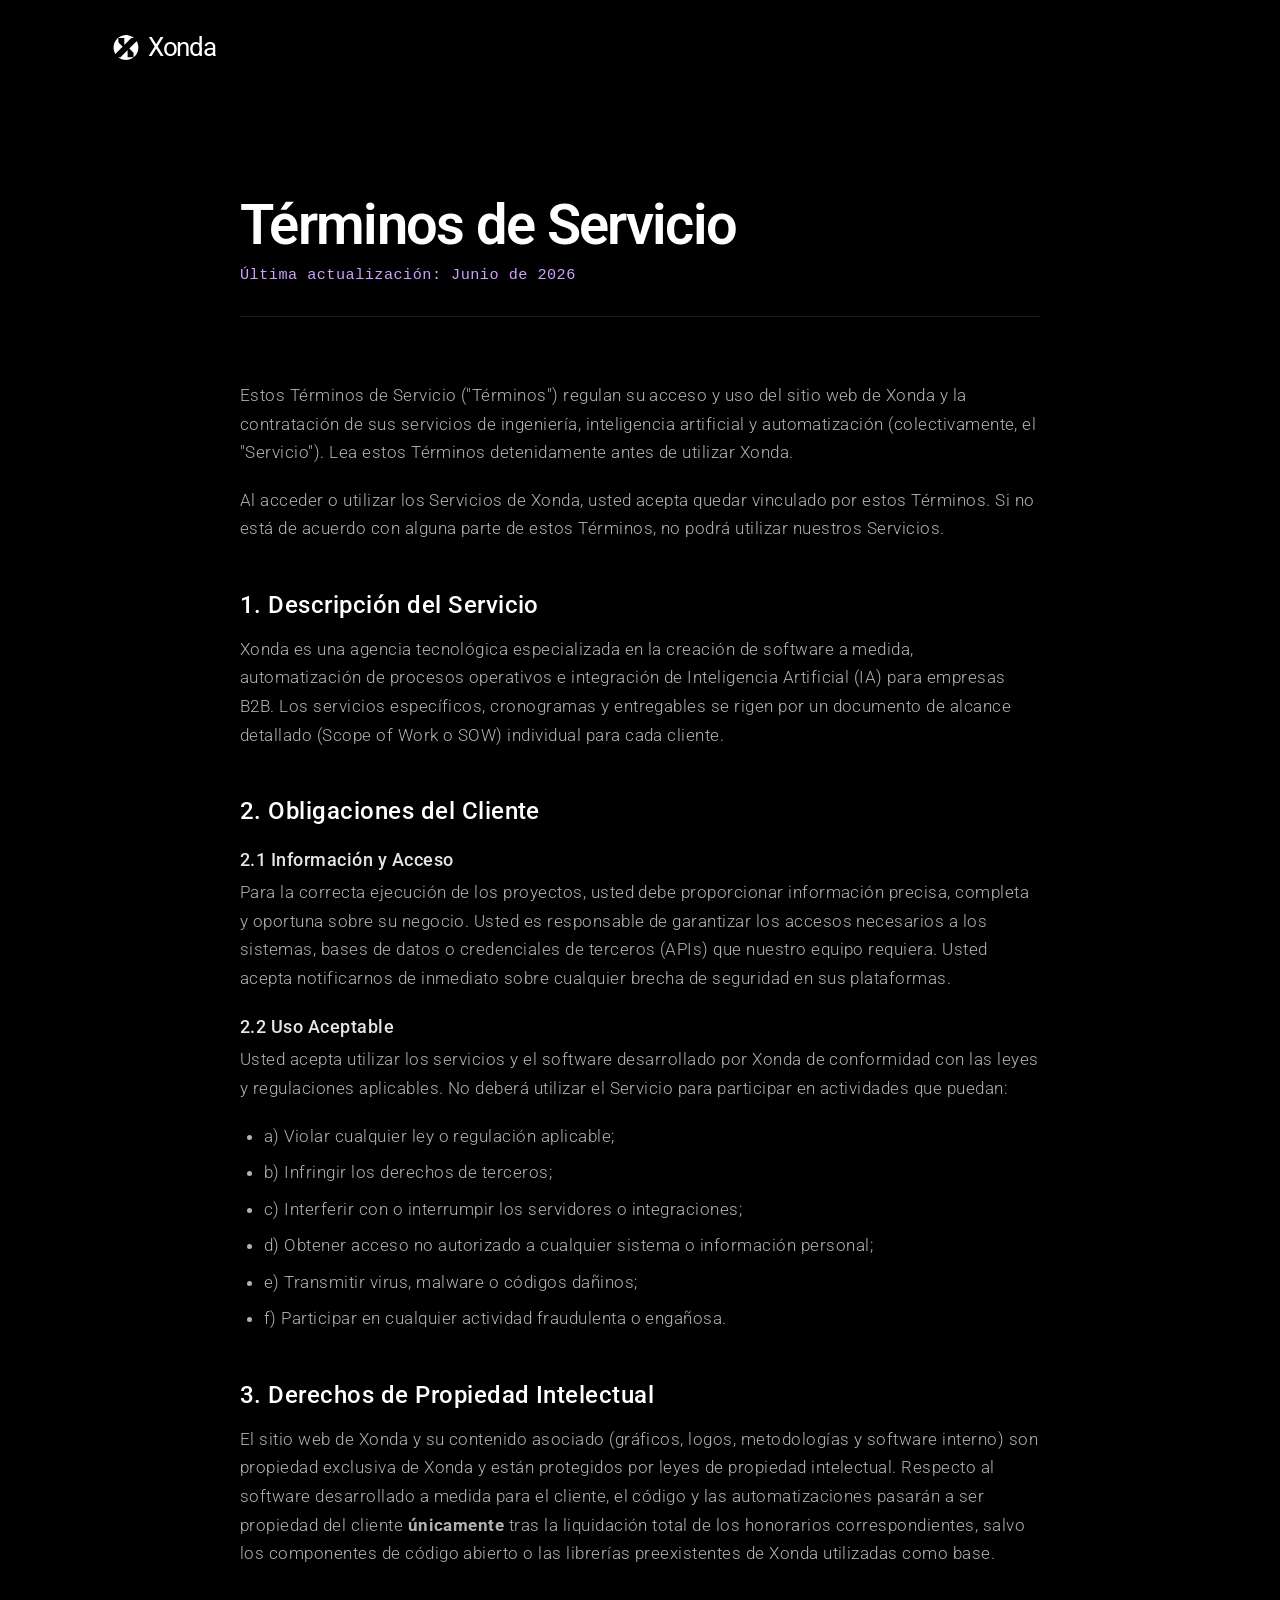
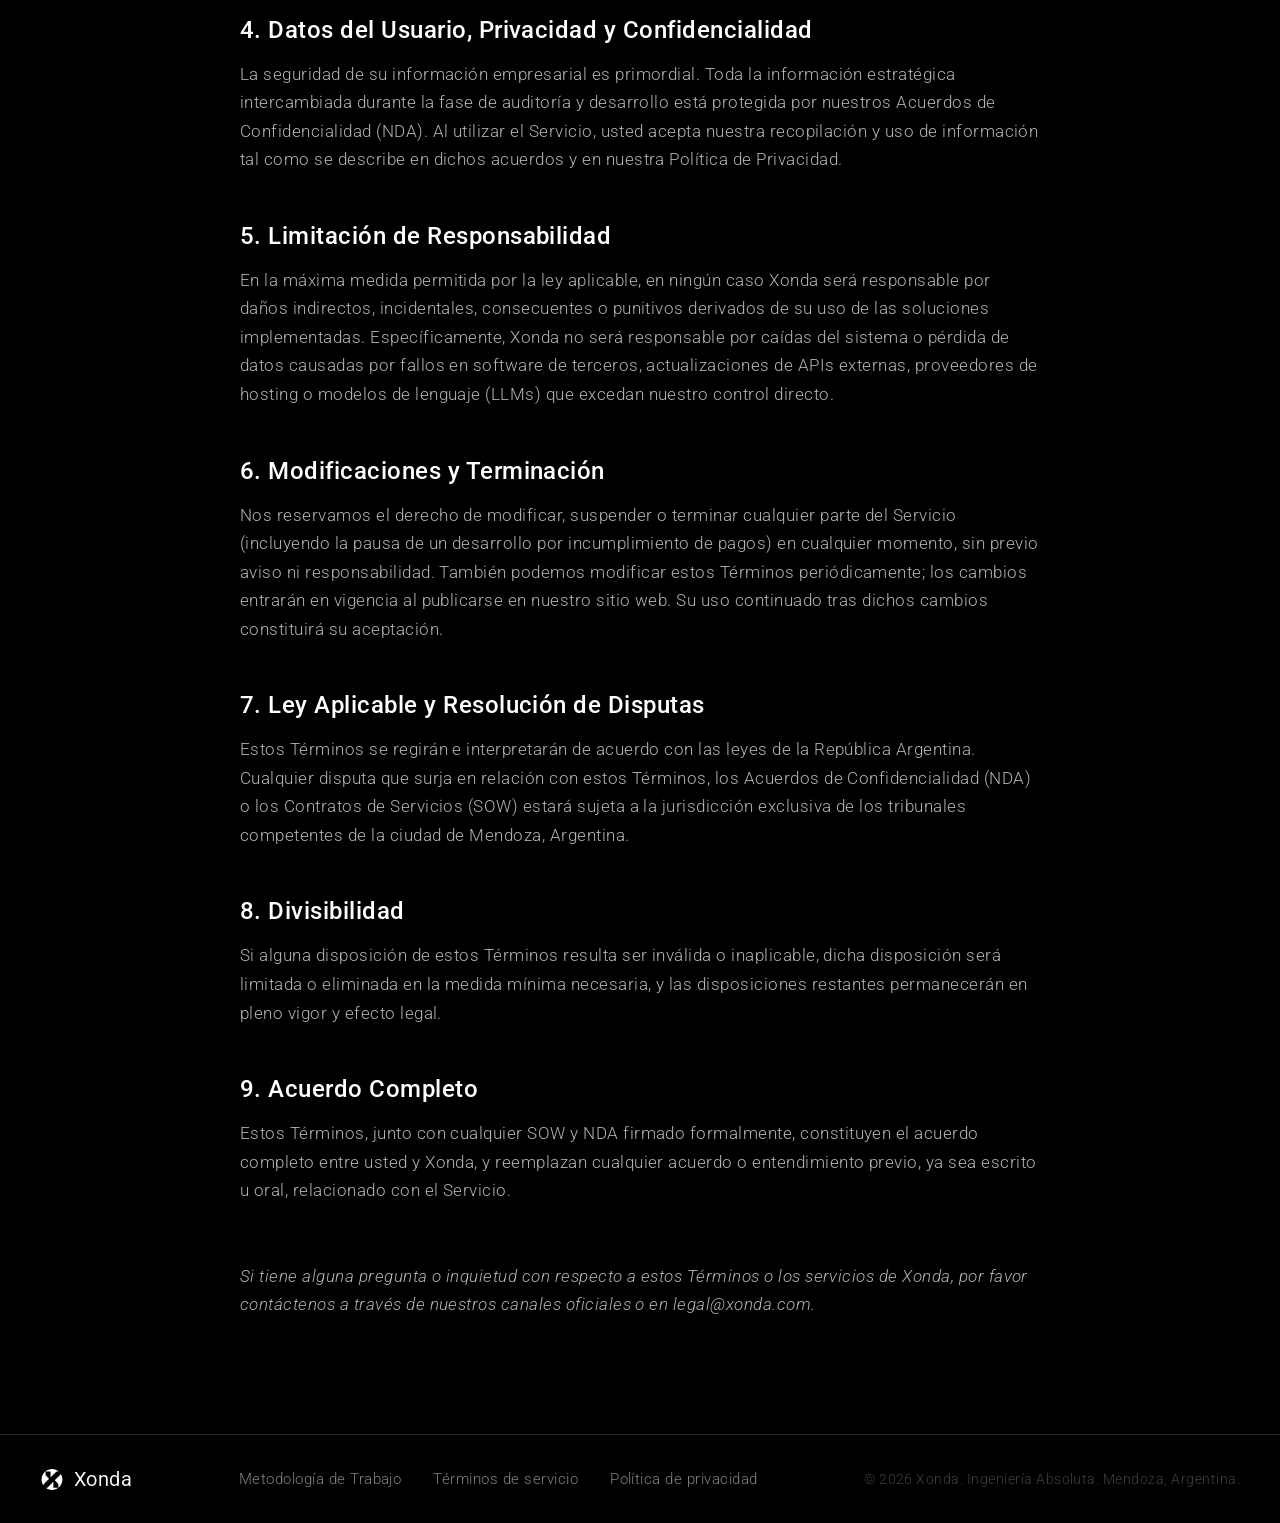
<file: terms.html>
<html>
    <head>
        <meta charset="UTF-8">
        <meta name="viewport" content="width=device-width, initial-scale=1.0">
        <title>Xonda</title>
        <link rel="icon" type="image/svg+xml" href="favicon.svg">
        <link rel="preconnect" href="https://fonts.googleapis.com">
        <link rel="preconnect" href="https://fonts.gstatic.com" crossorigin>
        <link href="https://fonts.googleapis.com/css2?family=Roboto:wght@300;400;500;600;700&display=swap" rel="stylesheet">
        <link rel="stylesheet" href="global.css">
        <link rel="stylesheet" href="legal.css">
    </head>

    <nav class="navbar">
        <a href="index.html" class="logo">
            <svg width="28" height="25" viewBox="0 0 2490 2242" xmlns="http://www.w3.org/2000/svg">
                <g transform="translate(0, 2242) scale(0.1, -0.1)" fill="currentColor" stroke="none">
                    <path d="M12160 22313 c-315 -7 -880 -52 -1180 -93 -551 -76 -1030 -174 -1540 -314 -306 -85 -725 -228 -853 -292 -16 -8 -35 -14 -43 -14 -8 0 -25 -6 -37 -14 -12 -8 -51 -24 -85 -35 -35 -11 -79 -30 -97 -41 -18 -11 -44 -20 -59 -20 -14 0 -26 -3 -26 -7 0 -9 -69 -38 -112 -49 -16 -3 -28 -10 -28 -15 0 -5 -7 -9 -15 -9 -8 0 -38 -11 -67 -25 -28 -14 -56 -25 -61 -25 -6 0 -52 -20 -104 -45 -51 -25 -96 -45 -98 -45 -3 0 -42 -17 -88 -39 -45 -21 -120 -56 -167 -77 -361 -164 -886 -471 -1365 -798 -769 -524 -1523 -1203 -2160 -1946 -389 -453 -799 -1026 -1101 -1536 -206 -349 -498 -918 -634 -1234 -204 -473 -381 -968 -489 -1365 -42 -156 -102 -384 -111 -425 -5 -19 -25 -109 -45 -200 -20 -91 -45 -201 -55 -245 -32 -133 -107 -569 -129 -750 -31 -261 -59 -586 -71 -845 -6 -129 -13 -241 -16 -249 -12 -35 -4 -810 11 -1013 45 -642 122 -1215 225 -1668 4 -19 20 -89 34 -155 83 -375 241 -922 351 -1215 30 -80 55 -149 55 -152 0 -4 18 -46 40 -93 22 -47 40 -92 40 -98 1 -7 14 -37 30 -67 17 -30 30 -65 30 -77 0 -13 3 -23 8 -23 8 0 37 -69 48 -112 3 -16 10 -28 15 -28 5 0 9 -7 9 -16 0 -8 11 -34 23 -57 13 -23 27 -55 31 -72 11 -44 39 -105 48 -105 4 0 8 -5 8 -11 0 -15 93 -203 102 -207 4 -2 8 -8 8 -14 0 -34 385 -789 478 -938 8 -12 300 276 1378 1357 753 754 2212 2217 3243 3250 1030 1033 1884 1892 1898 1909 l24 32 -26 38 c-14 22 -883 894 -1931 1939 l-1906 1900 1 1975 c1 1864 2 1976 19 1989 14 11 416 12 2507 6 1370 -4 2560 -10 2645 -14 l155 -6 6 -960 c3 -528 7 -1939 8 -3135 1 -1196 4 -2185 7 -2198 5 -16 13 -22 26 -20 21 3 -102 -119 3596 3583 1467 1468 2686 2686 2710 2707 l43 38 1055 0 c580 0 1054 4 1054 8 0 11 -46 32 -70 32 -25 0 -80 48 -80 70 0 33 -452 363 -845 617 -580 374 -1364 775 -1892 967 -40 14 -103 37 -141 51 -37 14 -74 25 -82 25 -8 0 -24 7 -34 15 -11 8 -28 15 -39 15 -10 0 -33 6 -50 14 -18 7 -63 23 -101 35 -37 12 -86 30 -109 41 -22 11 -55 20 -72 20 -17 0 -40 7 -51 15 -10 8 -31 15 -46 15 -15 0 -29 4 -32 9 -3 5 -23 12 -43 16 -21 4 -42 10 -48 15 -5 4 -37 15 -70 24 -33 9 -73 22 -90 27 -16 6 -43 15 -60 19 -16 5 -77 23 -135 40 -370 112 -664 176 -1215 264 -432 69 -842 107 -1360 126 -253 9 -340 10 -605 3z"/>
                    <path d="M21915 16839 c-66 -35 -141 -95 -187 -151 -24 -29 -104 -111 -177 -183 -74 -71 -189 -185 -255 -253 -285 -289 -869 -865 -956 -943 -96 -85 -181 -171 -530 -532 -107 -111 -386 -390 -619 -622 -234 -231 -540 -537 -680 -680 -140 -143 -357 -361 -481 -485 -2170 -2164 -2652 -2648 -2656 -2666 -3 -13 -2 -33 2 -46 4 -13 330 -345 725 -738 1576 -1568 3109 -3101 3124 -3123 13 -21 15 -242 15 -1963 0 -1734 -1 -1940 -15 -1950 -35 -26 -5222 -30 -5289 -4 -18 6 -24 19 -30 56 -10 74 -6 2564 4 2709 21 285 23 410 9 565 -11 123 -14 439 -14 1530 0 1300 -1 1377 -18 1403 -9 15 -23 27 -29 27 -14 0 45 59 -2112 -2095 -2751 -2747 -4205 -4190 -4228 -4197 -13 -3 -451 -6 -975 -7 -523 -1 -958 -4 -966 -7 -23 -8 8 -41 133 -141 166 -132 596 -430 816 -563 31 -19 73 -45 92 -58 19 -13 128 -78 241 -144 235 -138 417 -231 701 -360 25 -11 95 -45 157 -74 61 -30 116 -54 122 -54 6 0 11 -4 11 -8 0 -9 61 -37 105 -48 17 -4 49 -18 72 -31 23 -12 49 -23 57 -23 9 0 16 -4 16 -9 0 -5 12 -12 28 -15 43 -11 112 -40 112 -48 0 -5 12 -8 26 -8 15 0 41 -9 58 -19 17 -11 63 -31 101 -45 70 -26 105 -41 137 -57 18 -9 48 -20 158 -59 36 -12 70 -26 75 -30 15 -12 284 -94 435 -134 72 -19 159 -43 205 -56 17 -5 48 -12 70 -16 22 -4 54 -13 72 -21 18 -7 46 -13 62 -13 16 0 33 -5 36 -10 3 -6 21 -10 39 -10 19 0 50 -7 69 -15 20 -8 52 -15 71 -15 19 0 36 -5 38 -11 2 -6 26 -13 53 -16 28 -3 55 -10 62 -15 7 -6 40 -12 73 -15 33 -3 63 -10 66 -14 3 -5 26 -9 52 -9 26 -1 58 -7 72 -15 14 -8 40 -14 58 -15 18 0 43 -5 54 -11 11 -6 44 -15 72 -19 28 -5 114 -19 191 -33 77 -14 185 -30 240 -37 55 -6 136 -16 180 -22 44 -6 136 -15 205 -19 69 -4 168 -14 220 -23 73 -13 105 -14 140 -6 31 7 68 7 120 0 182 -26 366 -40 408 -31 26 5 74 5 120 -1 91 -12 582 -4 792 12 80 7 161 11 180 11 19 -1 80 6 135 15 55 9 154 19 220 23 66 3 130 12 142 19 12 6 55 12 97 12 41 0 87 5 103 11 15 6 73 15 128 19 179 15 384 50 590 100 51 12 79 19 170 40 28 6 68 14 90 17 22 3 49 12 60 19 11 8 32 14 48 14 16 0 38 5 50 12 12 6 42 15 67 19 48 8 126 26 225 54 33 9 76 20 95 25 159 40 491 139 560 166 36 14 83 33 105 41 22 8 53 21 68 29 16 8 36 14 45 14 9 0 26 7 36 15 11 8 26 15 33 15 7 0 36 11 65 25 28 14 59 25 67 25 9 0 41 13 71 30 30 16 67 29 82 30 14 0 28 3 30 8 5 11 69 40 106 47 17 4 32 11 32 16 0 5 7 9 16 9 8 0 34 11 57 23 23 13 56 27 72 31 44 11 105 39 105 48 0 4 5 8 11 8 15 0 203 93 207 102 2 4 10 8 17 8 7 0 53 20 101 44 78 39 173 84 334 159 25 11 92 48 150 81 91 52 133 77 225 133 11 7 40 23 65 35 25 13 47 25 50 28 3 3 32 23 65 45 33 22 62 42 65 45 3 3 23 14 45 24 22 11 63 36 90 57 28 20 66 45 85 55 19 10 39 23 45 27 5 4 66 45 135 91 202 134 270 181 370 261 52 42 114 90 138 107 24 18 42 40 42 51 0 27 37 57 70 57 26 0 90 51 90 72 0 4 7 8 15 8 8 0 15 4 15 8 0 5 18 16 40 26 21 9 54 36 72 59 48 62 59 72 99 90 21 9 66 43 102 74 251 224 334 303 540 512 349 355 641 679 828 921 37 47 150 198 251 335 240 325 401 563 553 817 18 30 41 72 192 347 42 77 82 153 209 401 38 74 75 141 82 148 6 7 12 19 12 27 0 17 33 75 43 75 4 0 7 5 7 10 0 6 28 68 61 138 57 118 113 250 211 497 22 55 53 134 70 175 17 41 44 113 60 160 16 47 43 119 59 160 36 95 149 473 149 501 0 11 5 30 12 42 6 12 15 38 19 57 4 19 15 62 24 95 28 99 46 177 54 225 4 25 13 55 19 67 7 12 12 34 12 50 0 16 6 37 14 48 7 11 16 38 19 60 5 37 15 82 37 175 60 248 120 576 120 659 0 14 6 64 14 111 23 132 37 237 46 335 5 50 13 126 19 170 27 198 51 668 51 988 0 557 -38 1180 -85 1399 -8 37 -15 82 -15 101 0 19 -7 51 -15 70 -8 20 -15 64 -15 97 0 33 -4 68 -10 78 -10 17 -25 112 -39 237 -4 39 -13 83 -19 98 -7 16 -12 45 -12 65 -1 20 -7 48 -15 62 -8 14 -14 48 -15 77 0 28 -4 54 -9 57 -4 3 -11 35 -14 72 -4 36 -11 71 -15 78 -5 6 -12 36 -14 66 -3 30 -11 56 -17 58 -6 2 -11 19 -11 39 0 19 -6 58 -14 86 -7 29 -21 88 -31 132 -30 139 -133 490 -190 645 -7 19 -18 53 -25 75 -7 22 -18 54 -25 70 -8 17 -29 77 -48 135 -19 58 -40 116 -45 130 -6 14 -36 95 -68 180 -67 183 -158 395 -243 572 -33 70 -61 132 -61 137 0 5 -3 11 -8 13 -8 4 -102 193 -102 207 0 5 -3 11 -7 13 -5 2 -26 39 -47 83 -22 44 -42 82 -46 85 -3 3 -14 24 -23 48 -9 23 -27 59 -40 80 -13 20 -40 71 -61 112 -21 41 -63 117 -93 168 -60 103 -69 107 -138 71z"/>
                </g>
            </svg>
            <span>Xonda</span>
        </a>
        
    </nav>

    <section class="legal-section">
        <div class="legal-container">
            <h1 class="legal-title">Términos de Servicio</h1>
            <p class="legal-date">Última actualización: Junio de 2026</p>

            <div class="legal-content">
                <p>Estos Términos de Servicio ("Términos") regulan su acceso y uso del sitio web de Xonda y la contratación de sus servicios de ingeniería, inteligencia artificial y automatización (colectivamente, el "Servicio"). Lea estos Términos detenidamente antes de utilizar Xonda.</p>
                <p>Al acceder o utilizar los Servicios de Xonda, usted acepta quedar vinculado por estos Términos. Si no está de acuerdo con alguna parte de estos Términos, no podrá utilizar nuestros Servicios.</p>

                <h2>1. Descripción del Servicio</h2>
                <p>Xonda es una agencia tecnológica especializada en la creación de software a medida, automatización de procesos operativos e integración de Inteligencia Artificial (IA) para empresas B2B. Los servicios específicos, cronogramas y entregables se rigen por un documento de alcance detallado (Scope of Work o SOW) individual para cada cliente.</p>

                <h2>2. Obligaciones del Cliente</h2>
                <h3>2.1 Información y Acceso</h3>
                <p>Para la correcta ejecución de los proyectos, usted debe proporcionar información precisa, completa y oportuna sobre su negocio. Usted es responsable de garantizar los accesos necesarios a los sistemas, bases de datos o credenciales de terceros (APIs) que nuestro equipo requiera. Usted acepta notificarnos de inmediato sobre cualquier brecha de seguridad en sus plataformas.</p>
                <h3>2.2 Uso Aceptable</h3>
                <p>Usted acepta utilizar los servicios y el software desarrollado por Xonda de conformidad con las leyes y regulaciones aplicables. No deberá utilizar el Servicio para participar en actividades que puedan:</p>
                <ul>
                    <li>a) Violar cualquier ley o regulación aplicable;</li>
                    <li>b) Infringir los derechos de terceros;</li>
                    <li>c) Interferir con o interrumpir los servidores o integraciones;</li>
                    <li>d) Obtener acceso no autorizado a cualquier sistema o información personal;</li>
                    <li>e) Transmitir virus, malware o códigos dañinos;</li>
                    <li>f) Participar en cualquier actividad fraudulenta o engañosa.</li>
                </ul>

                <h2>3. Derechos de Propiedad Intelectual</h2>
                <p>El sitio web de Xonda y su contenido asociado (gráficos, logos, metodologías y software interno) son propiedad exclusiva de Xonda y están protegidos por leyes de propiedad intelectual. Respecto al software desarrollado a medida para el cliente, el código y las automatizaciones pasarán a ser propiedad del cliente <strong>únicamente</strong> tras la liquidación total de los honorarios correspondientes, salvo los componentes de código abierto o las librerías preexistentes de Xonda utilizadas como base.</p>

                <h2>4. Datos del Usuario, Privacidad y Confidencialidad</h2>
                <p>La seguridad de su información empresarial es primordial. Toda la información estratégica intercambiada durante la fase de auditoría y desarrollo está protegida por nuestros Acuerdos de Confidencialidad (NDA). Al utilizar el Servicio, usted acepta nuestra recopilación y uso de información tal como se describe en dichos acuerdos y en nuestra Política de Privacidad.</p>

                <h2>5. Limitación de Responsabilidad</h2>
                <p>En la máxima medida permitida por la ley aplicable, en ningún caso Xonda será responsable por daños indirectos, incidentales, consecuentes o punitivos derivados de su uso de las soluciones implementadas. Específicamente, Xonda no será responsable por caídas del sistema o pérdida de datos causadas por fallos en software de terceros, actualizaciones de APIs externas, proveedores de hosting o modelos de lenguaje (LLMs) que excedan nuestro control directo.</p>

                <h2>6. Modificaciones y Terminación</h2>
                <p>Nos reservamos el derecho de modificar, suspender o terminar cualquier parte del Servicio (incluyendo la pausa de un desarrollo por incumplimiento de pagos) en cualquier momento, sin previo aviso ni responsabilidad. También podemos modificar estos Términos periódicamente; los cambios entrarán en vigencia al publicarse en nuestro sitio web. Su uso continuado tras dichos cambios constituirá su aceptación.</p>

                <h2>7. Ley Aplicable y Resolución de Disputas</h2>
                <p>Estos Términos se regirán e interpretarán de acuerdo con las leyes de la República Argentina. Cualquier disputa que surja en relación con estos Términos, los Acuerdos de Confidencialidad (NDA) o los Contratos de Servicios (SOW) estará sujeta a la jurisdicción exclusiva de los tribunales competentes de la ciudad de Mendoza, Argentina.</p>

                <h2>8. Divisibilidad</h2>
                <p>Si alguna disposición de estos Términos resulta ser inválida o inaplicable, dicha disposición será limitada o eliminada en la medida mínima necesaria, y las disposiciones restantes permanecerán en pleno vigor y efecto legal.</p>

                <h2>9. Acuerdo Completo</h2>
                <p>Estos Términos, junto con cualquier SOW y NDA firmado formalmente, constituyen el acuerdo completo entre usted y Xonda, y reemplazan cualquier acuerdo o entendimiento previo, ya sea escrito u oral, relacionado con el Servicio.</p>

                <br><br>
                <p><em>Si tiene alguna pregunta o inquietud con respecto a estos Términos o los servicios de Xonda, por favor contáctenos a través de nuestros canales oficiales o en legal@xonda.com.</em></p>
            </div>
        </div>
    </section>

    <footer class="footer-premium">
        <div class="footer-inner">
            
            <a href="index.html" class="footer-logo-premium">
                <svg width="24" height="21" viewBox="0 0 2490 2242" xmlns="http://www.w3.org/2000/svg">
                    <g transform="translate(0, 2242) scale(0.1, -0.1)" fill="currentColor" stroke="none">
                        <path d="M12160 22313 c-315 -7 -880 -52 -1180 -93 -551 -76 -1030 -174 -1540 -314 -306 -85 -725 -228 -853 -292 -16 -8 -35 -14 -43 -14 -8 0 -25 -6 -37 -14 -12 -8 -51 -24 -85 -35 -35 -11 -79 -30 -97 -41 -18 -11 -44 -20 -59 -20 -14 0 -26 -3 -26 -7 0 -9 -69 -38 -112 -49 -16 -3 -28 -10 -28 -15 0 -5 -7 -9 -15 -9 -8 0 -38 -11 -67 -25 -28 -14 -56 -25 -61 -25 -6 0 -52 -20 -104 -45 -51 -25 -96 -45 -98 -45 -3 0 -42 -17 -88 -39 -45 -21 -120 -56 -167 -77 -361 -164 -886 -471 -1365 -798 -769 -524 -1523 -1203 -2160 -1946 -389 -453 -799 -1026 -1101 -1536 -206 -349 -498 -918 -634 -1234 -204 -473 -381 -968 -489 -1365 -42 -156 -102 -384 -111 -425 -5 -19 -25 -109 -45 -200 -20 -91 -45 -201 -55 -245 -32 -133 -107 -569 -129 -750 -31 -261 -59 -586 -71 -845 -6 -129 -13 -241 -16 -249 -12 -35 -4 -810 11 -1013 45 -642 122 -1215 225 -1668 4 -19 20 -89 34 -155 83 -375 241 -922 351 -1215 30 -80 55 -149 55 -152 0 -4 18 -46 40 -93 22 -47 40 -92 40 -98 1 -7 14 -37 30 -67 17 -30 30 -65 30 -77 0 -13 3 -23 8 -23 8 0 37 -69 48 -112 3 -16 10 -28 15 -28 5 0 9 -7 9 -16 0 -8 11 -34 23 -57 13 -23 27 -55 31 -72 11 -44 39 -105 48 -105 4 0 8 -5 8 -11 0 -15 93 -203 102 -207 4 -2 8 -8 8 -14 0 -34 385 -789 478 -938 8 -12 300 276 1378 1357 753 754 2212 2217 3243 3250 1030 1033 1884 1892 1898 1909 l24 32 -26 38 c-14 22 -883 894 -1931 1939 l-1906 1900 1 1975 c1 1864 2 1976 19 1989 14 11 416 12 2507 6 1370 -4 2560 -10 2645 -14 l155 -6 6 -960 c3 -528 7 -1939 8 -3135 1 -1196 4 -2185 7 -2198 5 -16 13 -22 26 -20 21 3 -102 -119 3596 3583 1467 1468 2686 2686 2710 2707 l43 38 1055 0 c580 0 1054 4 1054 8 0 11 -46 32 -70 32 -25 0 -80 48 -80 70 0 33 -452 363 -845 617 -580 374 -1364 775 -1892 967 -40 14 -103 37 -141 51 -37 14 -74 25 -82 25 -8 0 -24 7 -34 15 -11 8 -28 15 -39 15 -10 0 -33 6 -50 14 -18 7 -63 23 -101 35 -37 12 -86 30 -109 41 -22 11 -55 20 -72 20 -17 0 -40 7 -51 15 -10 8 -31 15 -46 15 -15 0 -29 4 -32 9 -3 5 -23 12 -43 16 -21 4 -42 10 -48 15 -5 4 -37 15 -70 24 -33 9 -73 22 -90 27 -16 6 -43 15 -60 19 -16 5 -77 23 -135 40 -370 112 -664 176 -1215 264 -432 69 -842 107 -1360 126 -253 9 -340 10 -605 3z"/>
                        <path d="M21915 16839 c-66 -35 -141 -95 -187 -151 -24 -29 -104 -111 -177 -183 -74 -71 -189 -185 -255 -253 -285 -289 -869 -865 -956 -943 -96 -85 -181 -171 -530 -532 -107 -111 -386 -390 -619 -622 -234 -231 -540 -537 -680 -680 -140 -143 -357 -361 -481 -485 -2170 -2164 -2652 -2648 -2656 -2666 -3 -13 -2 -33 2 -46 4 -13 330 -345 725 -738 1576 -1568 3109 -3101 3124 -3123 13 -21 15 -242 15 -1963 0 -1734 -1 -1940 -15 -1950 -35 -26 -5222 -30 -5289 -4 -18 6 -24 19 -30 56 -10 74 -6 2564 4 2709 21 285 23 410 9 565 -11 123 -14 439 -14 1530 0 1300 -1 1377 -18 1403 -9 15 -23 27 -29 27 -14 0 45 59 -2112 -2095 -2751 -2747 -4205 -4190 -4228 -4197 -13 -3 -451 -6 -975 -7 -523 -1 -958 -4 -966 -7 -23 -8 8 -41 133 -141 166 -132 596 -430 816 -563 31 -19 73 -45 92 -58 19 -13 128 -78 241 -144 235 -138 417 -231 701 -360 25 -11 95 -45 157 -74 61 -30 116 -54 122 -54 6 0 11 -4 11 -8 0 -9 61 -37 105 -48 17 -4 49 -18 72 -31 23 -12 49 -23 57 -23 9 0 16 -4 16 -9 0 -5 12 -12 28 -15 43 -11 112 -40 112 -48 0 -5 12 -8 26 -8 15 0 41 -9 58 -19 17 -11 63 -31 101 -45 70 -26 105 -41 137 -57 18 -9 48 -20 158 -59 36 -12 70 -26 75 -30 15 -12 284 -94 435 -134 72 -19 159 -43 205 -56 17 -5 48 -12 70 -16 22 -4 54 -13 72 -21 18 -7 46 -13 62 -13 16 0 33 -5 36 -10 3 -6 21 -10 39 -10 19 0 50 -7 69 -15 20 -8 52 -15 71 -15 19 0 36 -5 38 -11 2 -6 26 -13 53 -16 28 -3 55 -10 62 -15 7 -6 40 -12 73 -15 33 -3 63 -10 66 -14 3 -5 26 -9 52 -9 26 -1 58 -7 72 -15 14 -8 40 -14 58 -15 18 0 43 -5 54 -11 11 -6 44 -15 72 -19 28 -5 114 -19 191 -33 77 -14 185 -30 240 -37 55 -6 136 -16 180 -22 44 -6 136 -15 205 -19 69 -4 168 -14 220 -23 73 -13 105 -14 140 -6 31 7 68 7 120 0 182 -26 366 -40 408 -31 26 5 74 5 120 -1 91 -12 582 -4 792 12 80 7 161 11 180 11 19 -1 80 6 135 15 55 9 154 19 220 23 66 3 130 12 142 19 12 6 55 12 97 12 41 0 87 5 103 11 15 6 73 15 128 19 179 15 384 50 590 100 51 12 79 19 170 40 28 6 68 14 90 17 22 3 49 12 60 19 11 8 32 14 48 14 16 0 38 5 50 12 12 6 42 15 67 19 48 8 126 26 225 54 33 9 76 20 95 25 159 40 491 139 560 166 36 14 83 33 105 41 22 8 53 21 68 29 16 8 36 14 45 14 9 0 26 7 36 15 11 8 26 15 33 15 7 0 36 11 65 25 28 14 59 25 67 25 9 0 41 13 71 30 30 16 67 29 82 30 14 0 28 3 30 8 5 11 69 40 106 47 17 4 32 11 32 16 0 5 7 9 16 9 8 0 34 11 57 23 23 13 56 27 72 31 44 11 105 39 105 48 0 4 5 8 11 8 15 0 203 93 207 102 2 4 10 8 17 8 7 0 53 20 101 44 78 39 173 84 334 159 25 11 92 48 150 81 91 52 133 77 225 133 11 7 40 23 65 35 25 13 47 25 50 28 3 3 32 23 65 45 33 22 62 42 65 45 3 3 23 14 45 24 22 11 63 36 90 57 28 20 66 45 85 55 19 10 39 23 45 27 5 4 66 45 135 91 202 134 270 181 370 261 52 42 114 90 138 107 24 18 42 40 42 51 0 27 37 57 70 57 26 0 90 51 90 72 0 4 7 8 15 8 8 0 15 4 15 8 0 5 18 16 40 26 21 9 54 36 72 59 48 62 59 72 99 90 21 9 66 43 102 74 251 224 334 303 540 512 349 355 641 679 828 921 37 47 150 198 251 335 240 325 401 563 553 817 18 30 41 72 192 347 42 77 82 153 209 401 38 74 75 141 82 148 6 7 12 19 12 27 0 17 33 75 43 75 4 0 7 5 7 10 0 6 28 68 61 138 57 118 113 250 211 497 22 55 53 134 70 175 17 41 44 113 60 160 16 47 43 119 59 160 36 95 149 473 149 501 0 11 5 30 12 42 6 12 15 38 19 57 4 19 15 62 24 95 28 99 46 177 54 225 4 25 13 55 19 67 7 12 12 34 12 50 0 16 6 37 14 48 7 11 16 38 19 60 5 37 15 82 37 175 60 248 120 576 120 659 0 14 6 64 14 111 23 132 37 237 46 335 5 50 13 126 19 170 27 198 51 668 51 988 0 557 -38 1180 -85 1399 -8 37 -15 82 -15 101 0 19 -7 51 -15 70 -8 20 -15 64 -15 97 0 33 -4 68 -10 78 -10 17 -25 112 -39 237 -4 39 -13 83 -19 98 -7 16 -12 45 -12 65 -1 20 -7 48 -15 62 -8 14 -14 48 -15 77 0 28 -4 54 -9 57 -4 3 -11 35 -14 72 -4 36 -11 71 -15 78 -5 6 -12 36 -14 66 -3 30 -11 56 -17 58 -6 2 -11 19 -11 39 0 19 -6 58 -14 86 -7 29 -21 88 -31 132 -30 139 -133 490 -190 645 -7 19 -18 53 -25 75 -7 22 -18 54 -25 70 -8 17 -29 77 -48 135 -19 58 -40 116 -45 130 -6 14 -36 95 -68 180 -67 183 -158 395 -243 572 -33 70 -61 132 -61 137 0 5 -3 11 -8 13 -8 4 -102 193 -102 207 0 5 -3 11 -7 13 -5 2 -26 39 -47 83 -22 44 -42 82 -46 85 -3 3 -14 24 -23 48 -9 23 -27 59 -40 80 -13 20 -40 71 -61 112 -21 41 -63 117 -93 168 -60 103 -69 107 -138 71z"/>
                    </g>
                </svg>
                <span>Xonda</span>
            </a>
            
            <div class="footer-links-premium">
                <a href="blueprint.html">Metodología de Trabajo</a>
                <a href="terms.html">Términos de servicio</a>
                <a href="priv.html">Política de privacidad</a>
            </div>
            
            <p class="copyright-premium">© 2026 Xonda. Ingeniería Absoluta. Mendoza, Argentina.</p>
            
        </div>
    </footer>
    <script src="script.js"></script>
</html>
</file>
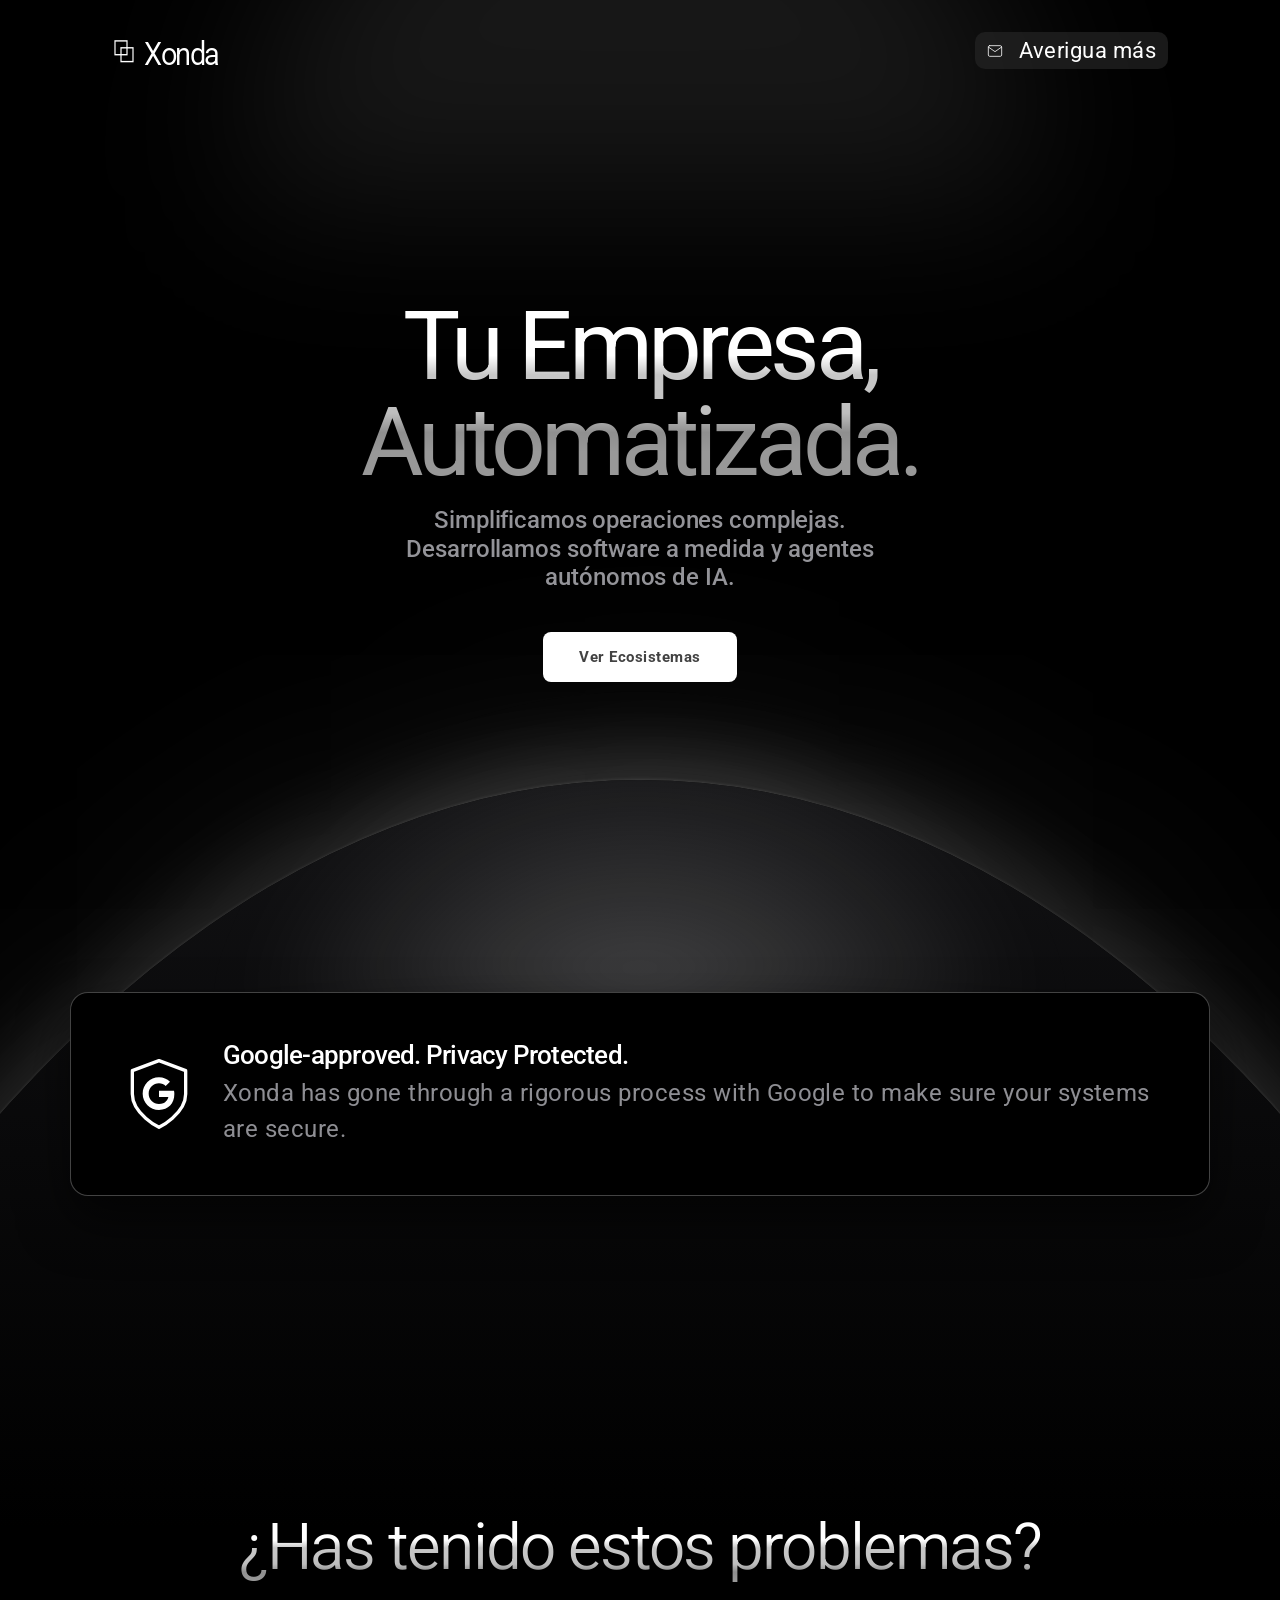
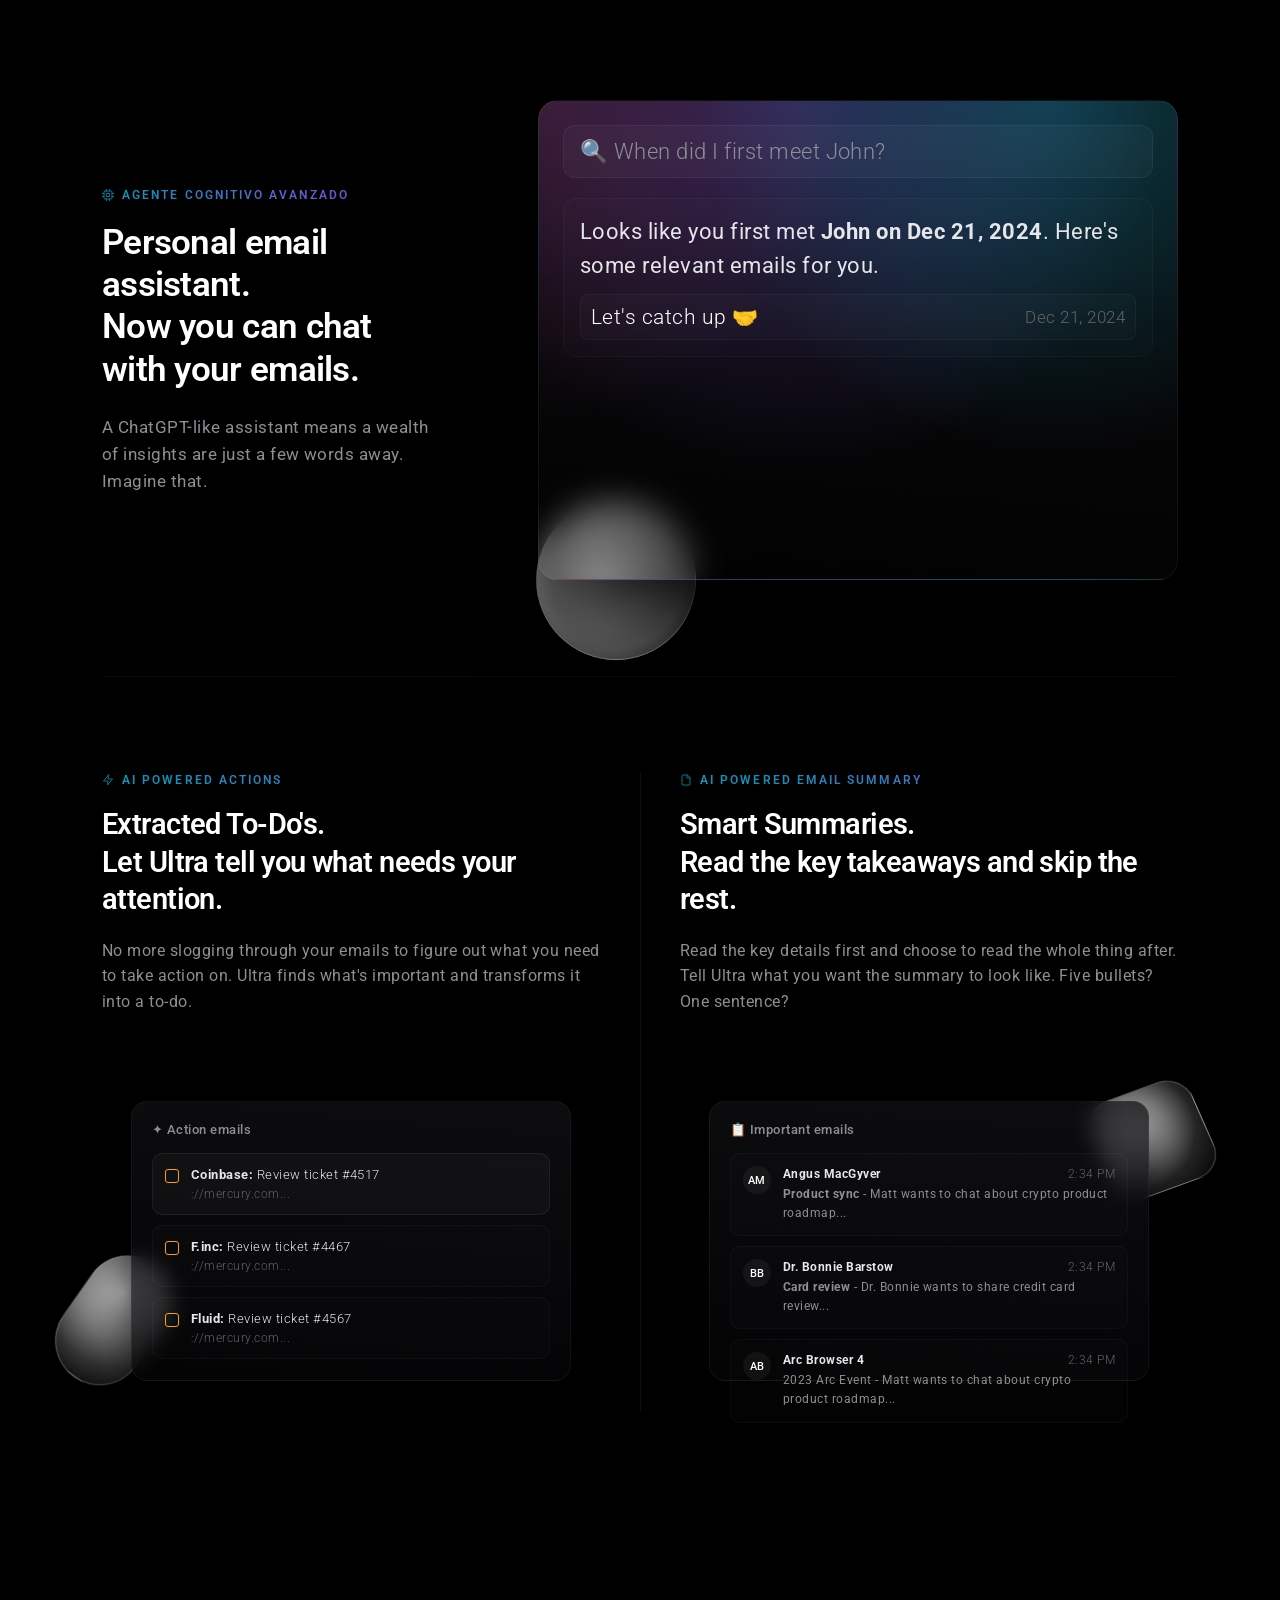
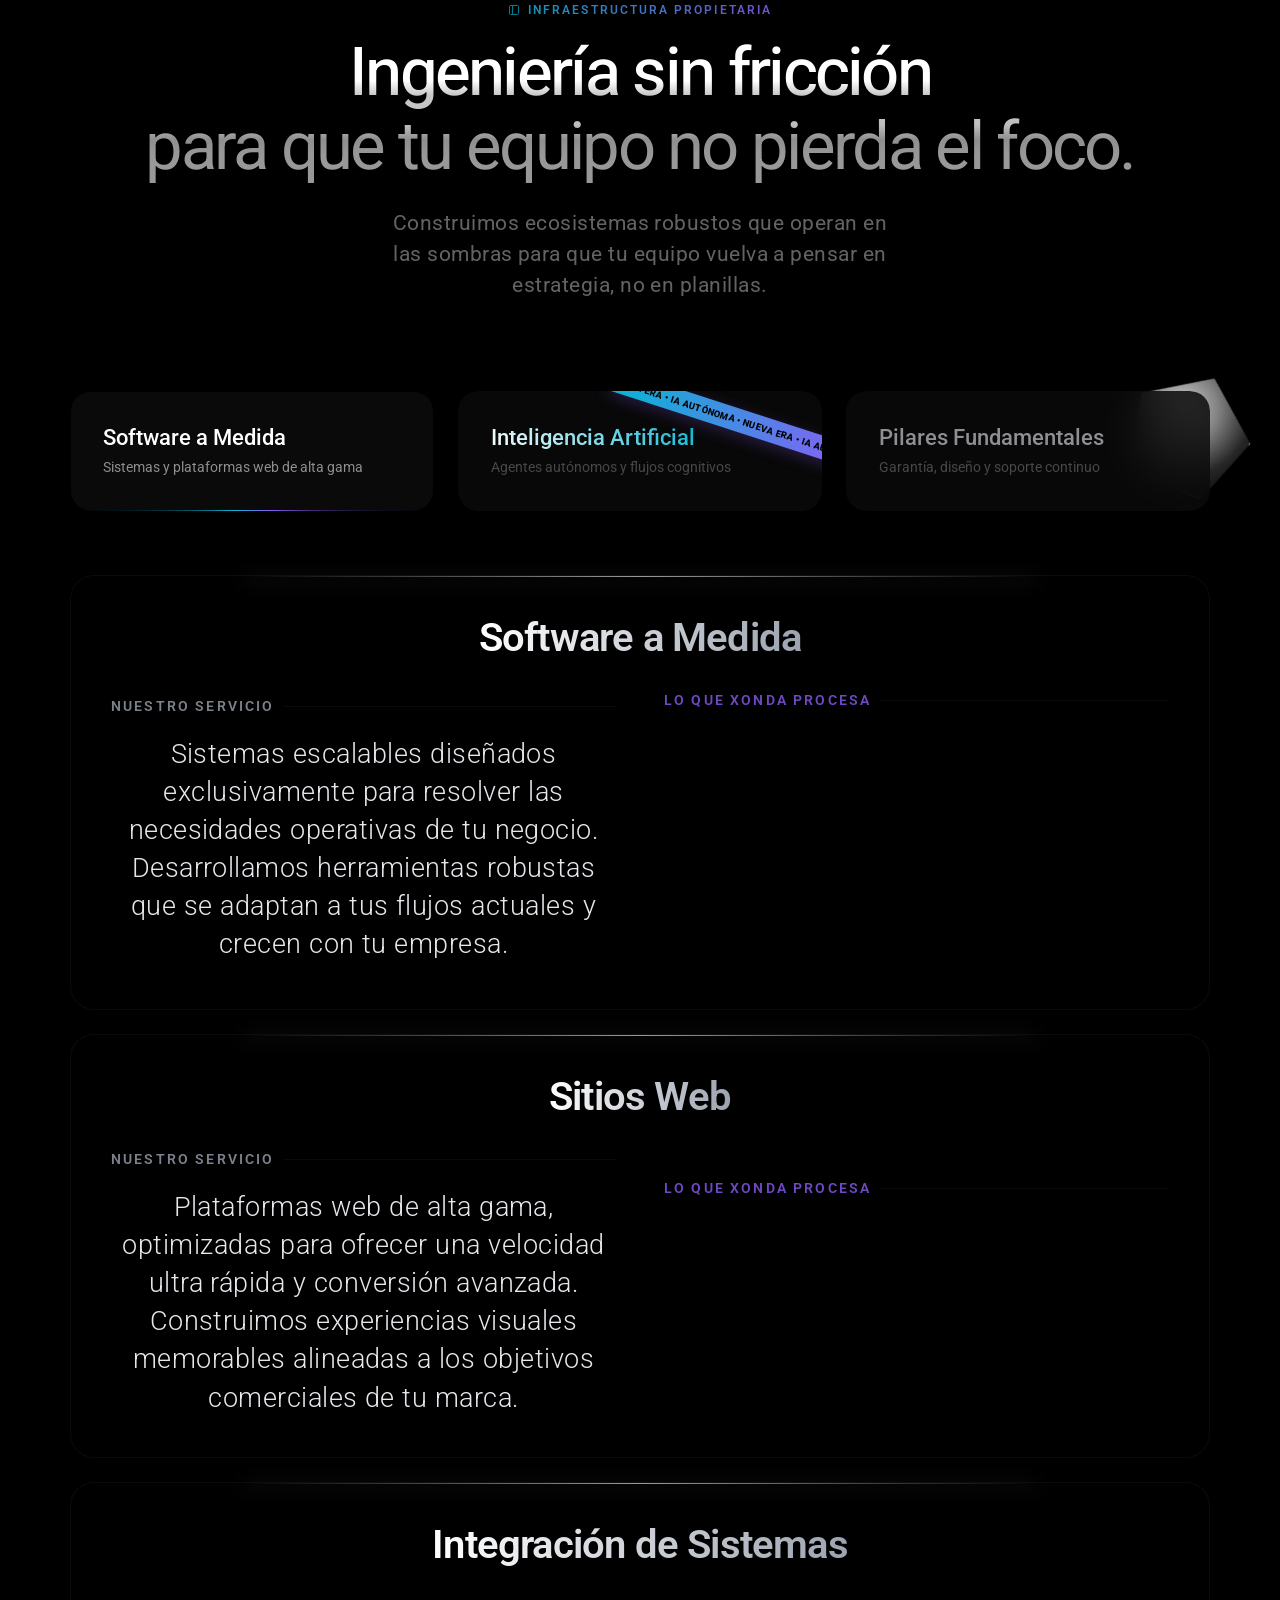
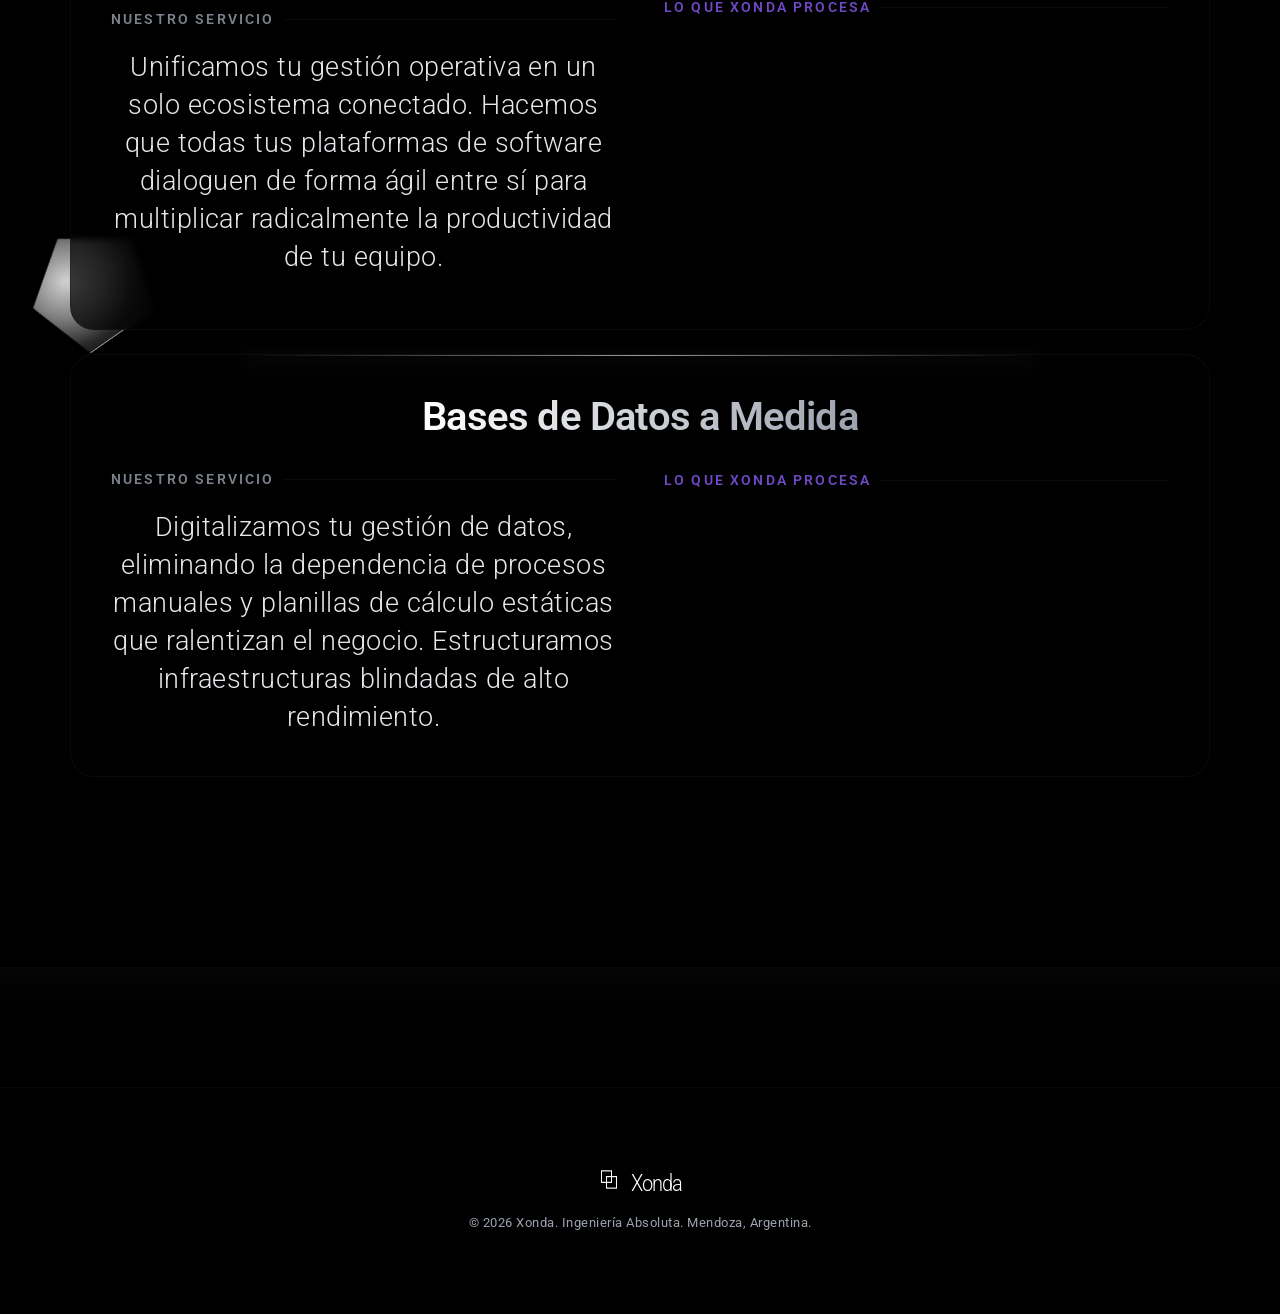
<file: Xondata.html>
<!DOCTYPE html>
<html lang="es">
<head>
    <meta charset="UTF-8">
    <meta name="viewport" content="width=device-width, initial-scale=1.0">
    <title>Xonda | Orquestador de Inercia Digital</title>
    
    <!-- Conexión con Google Fonts -->
    <link rel="preconnect" href="https://fonts.googleapis.com">
    <link rel="preconnect" href="https://fonts.gstatic.com" crossorigin>
    <link href="https://fonts.googleapis.com/css2?family=Roboto:ital,wght@0,100..900;1,100..900&display=swap" rel="stylesheet">

    <style>
        /* =======================================================
           1. CANVAS OBSIDIAN Y REGLAS DE DIRECCIÓN DE ARTE
           ======================================================= */
        :root {
            --bg-pure-black: #000000; 
            --text-primary: #ffffff;
            --text-secondary: #9CA3AF; 
            --neon-cyan: #06B6D4;
            --neon-purple: #8B5CF6;
            
            --cubic-apple: cubic-bezier(0.16, 1, 0.3, 1);
        }

        * { 
            margin: 0; 
            padding: 0; 
            box-sizing: border-box; 
            outline: none; 
            
            /* CAMBIO AQUÍ: Ahora toda la página usará Roboto */
            font-family: "Roboto", sans-serif;
            font-optical-sizing: auto;
            
            /* Optimizaciones de renderizado de texto */
            -webkit-font-smoothing: antialiased; 
            -moz-osx-font-smoothing: grayscale; 
        }

        /* --- REGLAS EXTRAS RECOMENDADAS PARA EL HERO --- */

        /* Configuración para tus Subtítulos o Párrafos (P) */
        p {
            font-family: "Roboto", sans-serif;
            font-size: 1.05rem;        /* Tamaño de lectura cómodo */
            font-weight: 400;
            color: var(--text-secondary); /* Usa el gris (#9CA3AF) para darle jerarquía */
            line-height: 1.6;
            text-align: center;
            
            /* EL TRUCO CLAVE: Limitamos el ancho para que no se estire horizontalmente */
            max-width: 580px;          
            margin: 0 auto 40px auto;  /* Lo centra horizontalmente y lo separa del botón inferior */
        }


        html { scroll-behavior: smooth; }

        body {
            background-color: var(--bg-pure-black);
            color: var(--text-primary);
            font-weight: 300; /* Letras finas globales */
            -webkit-font-smoothing: antialiased;
            letter-spacing: 0.03em; 
            min-height: 100vh;
            overflow-x: hidden;
            position: relative;
        }

        /* Apaga el fixed en móviles para recuperar los 60 FPS al scrollear */
        @media (max-width: 768px) {
            body {
                background-attachment: scroll; 
            }
        }

        /* LUZ DEL TECHO (PASO 2) */
        .techo-luz {
            position: absolute;
            top: 0;
            left: 50%;
            transform: translate(-50%, -50%);
            width: 800px;
            height: 400px;
            background: rgba(255, 255, 255, 0.090);
            border-radius: 400px 400px 0 0;
            filter: blur(80px);
            z-index: 0;
            pointer-events: none;
        }

        /* =======================================================
           PASO 3: NAVBAR Y COMPONENTES
           ======================================================= */
        .navbar {
            display: flex;
            justify-content: space-between;
            align-items: center;
            padding: 2rem 7rem; 
            
            /* Asegúrate de que tenga estas líneas exactas */
            position: absolute; 
            top: 0; 
            left: 50%;
            transform: translateX(-50%);
            
            width: 100%; 
            max-width: 120rem;
            z-index: 10000;
            background: transparent; 
            margin: 0 auto; 
        }


        
        .logo { 
            display: flex; /* Obligatorio para que la propiedad 'transform' funcione */
            align-items: center; 
            gap: 0.5rem; 
            text-decoration: none;
            font-size: 1.8rem;
            color: var(--text-primary); 
            letter-spacing: -0.05em; 
            font-weight: 380;
            transform: scaleY(1.15); 
            /* Corrige el punto de origen del estiramiento para que no se desplace */
            transform-origin: center top; 
        }

        .btn-contact {
            display: inline-flex; 
            align-items: center; 
            gap: 1rem;
            background: rgba(37, 37, 37, 0.692);
            border-radius: 10px; 
            padding: 6px 12px;
            color: #ffffff;
            font-size: 1.35rem;
            font-weight: 400; 
            text-decoration: none;
            transition: all 0.3s ease;
        }

        .btn-contact:hover {
            background: rgba(255, 255, 255, 0.08);
            border-color: rgba(255, 255, 255, 0.2);
        }

        /* =======================================================
           PASO 5: TIPOGRAFÍA REFINADA ALTA Y FINA
           ======================================================= */
        h1, h2, h3, h4 {
            font-family: "Roboto", sans-serif;
            font-weight: 360;          /* Peso fuerte/Bold de Roboto */
            letter-spacing: -0.03em;   /* Junta sutilmente las letras estilo premium */
            line-height: 1.1;
            color: var(--text-primary);
            font-size: 4rem;
            margin-bottom: 24px;       /* Lo separa del párrafo */
            text-align: center;     
        }

        h1.hero-title, h2 {
            font-family: "Roboto", sans-serif;
            font-weight: 400;          /* Peso fuerte/Bold de Roboto */
            letter-spacing: -0.05em;   /* Junta sutilmente las letras estilo premium */
            line-height: 1;
            color: var(--text-primary);
            font-size: 6.0rem;
            margin-bottom: 1rem;      /* Lo separa del párrafo */
            text-align: center;    
            
            /* PASO 5: Letras grises con difuminado blanco de arriba hacia abajo (Luz cenital) */
            background: linear-gradient(to bottom, #ffffff 30%, #ffffffc7 40%, #ffffffc5 50%, #ffffffbe 60%, #ffffff8f 70%, #ffffff98 80% );
            -webkit-background-clip: text;
            -webkit-text-fill-color: transparent;
            background-clip: text;
        }

        .hero-subtitle {
            font-family: "Roboto", sans-serif;
            font-weight: 490;
            text-align: center;
            display: block;
            
            /* 1. TAMAÑO EXACTO ESTILO ULTRA */
            font-size: 1.5rem;           /* Letra más compacta y estilizada */
            line-height: 1.2;          /* Da espacio vertical para que no se amontone */
            
            /* 2. ANCHO DE CONTENEDOR ESTRICTO */
            max-width: 22em;          /* Lo reduce lo suficiente para agrupar las frases limpiamente */
            margin: 0rem auto 2.5rem auto; /* Centrado perfecto y acerca el bloque al botón */
            
            /* 3. COLOR DE TEXTO DE INTERFAZ OSCURA */
            color: #949499;            /* Un gris ceniza suave que no compite con el blanco del H1 */
            
            /* 4. SUAVIZADO EXTRA */
            letter-spacing: -0.005em;  /* Ajuste de lectura fino para Roboto */
        }



        
        .btn-primary {
            display: inline-flex; 
            align-items: center; 
            justify-content: center; 
            background-color: #FFFFFF; 
            color: #000000bd; 
            font-weight: 700; 
            font-size: 15px;
            padding: 16px 36px; 
            border-radius: 8px; 
            text-decoration: none;
            transition: transform 0.3s ease, box-shadow 0.3s ease;
        }
        .btn-primary:hover {
            transform: translateY(-2px);
            box-shadow: 0 10px 25px rgba(255, 255, 255, 0.15);
        }

        .hero { 
            min-height: 100vh; 
            display: flex; 
            align-items: center; 
            justify-content: center; 
            position: relative; 
            padding-top: 80px; 
        }
        
        .hero-layout { 
            display: flex; 
            flex-direction: column; 
            align-items: center; 
            justify-content: center;
            text-align: center; 
            width: 100%; 
            max-width: 950px;
            z-index: 10; 
            margin: 0 auto;
        }

        /* =======================================================
REDISEÑO DEL HORIZONTE CURVO CON LUZ BLANCA ASCENDENTE
======================================================= */
.seccion-capas {
    position: relative;
    /* Mantenemos tus rellenos y posición original */
    padding: 180px 24px 140px 24px; 
    width: 100%;
    background-color: var(--bg-pure-black);
    margin-top: -120px; 
    z-index: 1;
}

/* =======================================================
        LA CURVA GIGANTE CON LUZ EXTENDIDA TIPO "AURA"
        ======================================================= */
        .seccion-capas::before {
            content: "";
            position: absolute;
            top: 0;
            left: -50%;
            width: 200%;
            height: 100%; 
            
            /* Un gradiente ligeramente más oscuro en la punta para que la luz blanca destaque más */
            background: linear-gradient(to bottom, rgb(18, 18, 20) 0%, var(--bg-pure-black) 15%); 
            border-radius: 50% 50% 0 0;
            
            /* 🌟 LA MAGIA: Sombras apiladas que abrazan toda la línea matemática de la curva */
            box-shadow: 
                0px -1px 3px rgba(255, 255, 255, 0.10),   /* 1. Línea de luz fina (Rim Light) justo en el filo */
                0px -30px 80px rgba(255, 255, 255, 0.12), /* 2. Resplandor principal difuso hacia arriba */
                0px -80px 200px rgba(255, 255, 255, 0.06),/* 3. Aura ambiental gigante y súper desvanecida */
                0px 20px 50px rgba(0, 0, 0, 0.9);         /* 4. Tu sombra negra original para la profundidad interior */
                        
            z-index: -2; 
            will-change: transform; 
            transform: translateZ(0); /* Forzamos la aceleración GPU */
        }

/* 2. NUEVA LUZ BLANCA DIFUMINADA HACIA ARRIBA */
.seccion-capas::after {
    /* Nos aseguramos de que esté activo */
    content: "" !important; 
    position: absolute;
    
    /* Lo posicionamos justo en el borde superior (el horizonte) */
    top: -50px; /* Sube un poco para iluminar la zona del botón/subtítulo */
    left: 50%;
    transform: translateX(-50%);
    
    /* Tamaño del resplandor */
    width: 800px;
    height: 300px;
    
    /* LA MAGIA DEL DEGRADADO INVERTIDO: 
       Comienza blanco translúcido abajo en el centro (at 50% 100%)
       y se difumina hacia arriba/afuera hasta volverse transparente */
    background: radial-gradient(ellipse at 50% 100%, rgba(255, 255, 255, 0.25) 0%, rgba(255, 255, 255, 0) 70%);
    
    /* Desenfoque fuerte para que sea un resplandor ambiental, no una forma definida */
    filter: blur(40px);
    
    /* Z-index crucial: debe estar por encima de la curva negra (-2) pero por debajo de las tarjetas/texto (z-index positivos) */
    z-index: -1; 
    
    /* Evita que bloquee los clics en los elementos de arriba */
    pointer-events: none; 
}

        /* =======================================================
        TARJETA DE PRIVACIDAD AMPLIADA (DEBAJO DE LA CURVA)
        ======================================================= */
        .privacy-card {
            display: flex;
            align-items: center;
            gap: 24px;
            
            /* AGRANDADO: Subimos el ancho máximo y el espacio interior */
            width: 100%;
            max-width: 80rem; /* Antes 680px */
            margin: 2rem auto 20rem auto; /* 100px de separación con el título de abajo */
            padding: 3rem 3rem; /* Caja más robusta */
            
            /* Estética de cristal premium intacta */
            background: var(--bg-pure-black);
            border: 1px solid rgba(133, 133, 133, 0.5);
            border-radius: 18px;
            box-shadow: 0 25px 50px rgba(0, 0, 0, 0.6);
            position: relative;
            z-index: 2; /* Asegura quedar por encima de las luces difusas de fondo */
        }

        /* Contenedor del Escudo más amplio */
        .privacy-badge {
            display: flex;
            align-items: center;
            justify-content: center;
            flex-shrink: 0;
            width: 5rem;
            height: 5rem;
            border-radius: 12px;
        }

        .privacy-content {
            text-align: left;
        }

        /* Tipografías internas escaladas */
        .privacy-card h4 {
            font-family: "Roboto", sans-serif;
            font-size: 1.6rem; /* Un punto más grande */
            font-weight: 500;
            color: var(--text-primary);
            margin-bottom: 6px;
            text-align: left;
        }

        .privacy-card p.privacy-text {
            font-family: "Roboto", sans-serif;
            font-size: 1.5rem; /* Texto secundario más legible */
            font-weight: 400;
            color: #8E8E93; /* Gris ceniza premium de Ultra */
            line-height: 1.5;
            text-align: left;
            max-width: 100%;
            margin: 0;
        }

        /* Adaptación responsiva limpia */
        @media (max-width: 768px) {
            .privacy-card {
                flex-direction: column;
                text-align: center;
                padding: 28px;
                gap: 18px;
                margin-bottom: 60px;
            }
            .privacy-content, .privacy-card h4, .privacy-card p.privacy-text {
                text-align: center;
            }
        }

        /* =======================================================
        SECCIÓN DE PROBLEMAS Y EFECTOS GEOMÉTRICOS 3D
        ======================================================= */
        .problemas-seccion {
            width: 100%;
            max-width: 80rem;
            margin: 0 auto 12rem auto;
            padding: 0 2rem;
        }

        .problemas-main-title {
            font-family: "Roboto", sans-serif;
            font-weight: 425;
            font-size: 4rem;
            line-height: 1;
            text-align: center;
            color: var(--text-primary);
            margin-bottom: 6rem;
            letter-spacing: -0.03em;
            /* PASO 5: Letras grises con difuminado blanco de arriba hacia abajo (Luz cenital) */
            background: linear-gradient(to bottom, #ffffff 30%, #ffffffc7 40%, #ffffffc5 50%, #ffffffbe 60%, #ffffff8f 70%, #ffffff98 80% );
            -webkit-background-clip: text;
            -webkit-text-fill-color: transparent;
            background-clip: text;
        }

        /* Distribución de la fila destacada */
        .solucion-destacada {
            display: grid;
            grid-template-columns: 1.1fr 0.9fr;
            gap: 4rem;
            align-items: center;
            margin-bottom: 6rem;
        }

        .solucion-info {
            text-align: left;
        }

        .solucion-tag {
            font-size: 0.8rem;
            font-weight: 500;
            color: var(--text-secondary);
            text-transform: uppercase;
            letter-spacing: 0.15em;
            display: block;
            margin-bottom: 1rem;
        }

        .solucion-info h3 {
            font-size: 2.2rem;
            line-height: 1.2;
            font-weight: 600;
            text-align: left;
            margin-bottom: 1.5rem;
            letter-spacing: -0.02em;
        }

        .solucion-info p {
            font-size: 1.05rem;
            color: #8E8E93;
            line-height: 1.6;
            text-align: left;
            max-width: 480px;
            margin: 0;
        }

        /* =======================================================
        REDISEÑO DE COMPOSICIÓN ESPACIAL CON ESFERA CENTRAL
        ======================================================= */
        .problemas-seccion {
            width: 100%;
            max-width: 80rem;
            margin: 0 auto 12rem auto;
            padding: 0 2rem;
            position: relative; /* Contenedor de referencia */
        }

        .problemas-main-title {
            font-size: 4rem;
            font-weight: 350;
            text-align: center;
            color: var(--text-primary);
            margin-bottom: 6.5rem;
            padding-bottom:1rem;
             /* PASO 5: Letras grises con difuminado blanco de arriba hacia abajo (Luz cenital) */
            letter-spacing: -0.03em;
        }

        /* 📊 LA CLAVE: Cuadrícula simétrica de dos columnas principales */
        .solucion-destacada {
            display: grid;
            grid-template-columns: 1fr 1fr;
            gap: 6rem; /* Deja un espacio generoso en el medio para la esfera */
            align-items: center;
            position: relative;
        }

        .solucion-info {
            text-align: left;
            z-index: 2;
        }

        .solucion-tag {
            font-size: 0.8rem;
            font-weight: 500;
            color: var(--text-secondary);
            text-transform: uppercase;
            letter-spacing: 0.15em;
            display: block;
            margin-bottom: 1rem;
        }

        .solucion-info h3 {
            font-size: 2.2rem;
            line-height: 1.2;
            font-weight: 600;
            text-align: left;
            margin-bottom: 1.5rem;
            letter-spacing: -0.02em;
        }

        .solucion-info p {
            font-size: 1.05rem;
            color: #8E8E93;
            line-height: 1.6;
            text-align: left;
            max-width: 440px;
            margin: 0;
        }

        /* 🔮 LA ESFERA GEOMÉTRICA CON AJUSTE DINÁMICO Y CAPA DE FONDO */
        .esfera-central-3d {
            /* 🌟 OPTIMIZACIÓN: Aceleración GPU */
            will-change: transform;
            transform: translate(-65%, -20%) translateZ(0); /* Combinamos tu transform existente con translateZ */
            position: absolute;
            width: 10rem;
            height: 10rem;
            
            
            /* 2. POSICIONAMIENTO CENTRALIZADO INTERMEDIO (Intacto, no se movió un solo píxel) */
            top: 90%;
            left: 50%;
            transform: translate(-65%, -20%); 
            
            border-radius: 50%;
            pointer-events: none;

            /* 3. SOLUCIÓN AL ORDEN DE CAPAS (Z-INDEX) */
            z-index: 0; 

            /* 4. TEXTURA BLANCA MATE Y DESVANECE (Estilo Ultra) */
            background: radial-gradient(circle at 40% 40%, 
                rgba(255, 255, 255, 0.822) 0%, 
                rgba(255, 255, 255, 0.6) 30%, 
                rgba(255, 255, 255, 0.4) 60%,
                rgba(255, 255, 255, 0.3) 100%);
            
            border: 1px solid rgba(255, 255, 255, 0.18);
            backdrop-filter: blur(12px);
            -webkit-backdrop-filter: blur(12px);
            
            box-shadow: 
                -10px 15px 35px rgba(0, 0, 0, 0.4),
                inset -4px -4px 10px rgba(0, 0, 0, 0.3),
                inset 6px 6px 15px rgba(255, 255, 255, 0.25);
        }


        /* 💻 CONTENEDOR DERECHO: Pantalla de software */
        .solucion-visual-wrapper {
            width: 100%;
            display: flex;
            align-items: center;
            justify-content: flex-end; /* La empuja hacia el extremo derecho */
            perspective: 1200px; 
            z-index: 1;
        }

        .interfaz-mockup {

            width: 40rem;
            height: 30rem;
            background: 
                radial-gradient(circle at 80% 0%, rgba(6, 182, 212, 0.28) 0%, rgba(6, 182, 212, 0) 50%), 
                radial-gradient(circle at 40% 0%, rgba(139, 92, 246, 0.28) 0%, rgba(139, 92, 246, 0) 60%), 
                radial-gradient(circle at 0% 0%, rgba(236, 72, 153, 0.18) 0%, rgba(236, 72, 153, 0) 40%), 
                linear-gradient(185deg, rgba(17, 17, 21, 0.75) 0%, rgba(5, 5, 7, 0.349) 100%);

            /* 🔮 EL EFECTO MÁGICO: DESENFOQUE DE VIDRIO ESMERILADO (GLASSMORPHISM) */
            /* Esta línea es la que agarra la bola blanca de atrás y la difumina de forma hermosa en la esquina */
            backdrop-filter: blur(16px);
            -webkit-backdrop-filter: blur(16px); /* Soporte obligatorio para Safari (Mac/iPhone) */

            /* Reforzamos el borde sutil para que delimite bien el cristal oscuro */
            border: 1px solid rgba(255, 255, 255, 0.06);
            border-radius: 20px;
            padding: 24px;
            box-shadow: 0 40px 80px rgba(0, 0, 0, 0.9);
            
            /* Inclinación 3D limpia hacia adentro */
            transform: rotateY(-8deg) rotateX(3deg);
            will-change: transform, backdrop-filter;
            transform: translateZ(0); /* Truco técnico para despertar la aceleración 3D */
        }

        .mockup-header {
            background: rgba(255, 255, 255, 0.03);
            border: 1px solid rgba(255, 255, 255, 0.05);
            padding: 12px 16px;
            border-radius: 12px;
            font-size: 1.4rem;
            color: #8E8E93;
            margin-bottom: 20px;
        }

        .mockup-response-card {
            background: rgba(255, 255, 255, 0.01);
            border: 1px solid rgba(255, 255, 255, 0.03);
            border-radius: 14px;
            padding: 16px;
        }

        .mockup-response-card p {
            font-size: 1.4rem;
            line-height: 1.5;
            color: #E5E5EA;
            text-align: left;
            margin: 0 0 12px 0;
            max-width: 100%;
        }

        .mockup-inner-pill {
            background: rgba(255, 255, 255, 0.02);
            border: 1px solid rgba(255, 255, 255, 0.04);
            padding: 10px;
            border-radius: 8px;
            display: flex;
            justify-content: space-between;
            align-items: center;
            font-size: 1.3rem;
        }

        .mockup-inner-pill span { color: #ffffff; }
        .mockup-inner-pill small { color: #636366; }
        .solucion-box-mini { text-align: left; }
        .solucion-box-mini h3 { font-size: 1.8rem; line-height: 1.3; font-weight: 600; text-align: left; margin-bottom: 1.2rem; letter-spacing: -0.02em; }
        .solucion-box-mini p { font-size: 1rem; color: #8E8E93; line-height: 1.6; text-align: left; max-width: 100%; margin: 0; }

        /* Ajuste responsivo */
        @media (max-width: 968px) {
            .solucion-destacada, .soluciones-secundarias { grid-template-columns: 1fr; gap: 4rem; }
            .esfera-central-3d { display: none; } /* Ocultamos la bola en móviles para no encimar texto */
            .solucion-visual-wrapper { justify-content: center; }
        }

        /* --- FILA INFERIOR DOS COLUMNAS --- */
        .soluciones-secundarias {
            display: grid;
            grid-template-columns: 1fr 1fr;
            gap: 5rem;
            border-top: 1px solid rgba(255, 255, 255, 0.04);
            padding-top: 6rem;
            margin-top: 4rem;
            position: relative; /* Obligatorio para posicionar la línea interna */
        }

        /* LA LÍNEA SEPARADORA VERTICAL */
        .soluciones-secundarias::after {
            content: "";
            position: absolute;
            top: 6rem;              /* Alinea el inicio con el padding-top de la sección */
            bottom: 0;              /* Llega hasta el fondo del contenedor */
            left: 50%;              /* Se clava exactamente en el medio */
            transform: translateX(-50%);
            width: 1px;             /* Grosor ultra fino */
            background: rgba(255, 255, 255, 0.06); /* Gris translúcido premium estilo Apple */
        }

        .solucion-box-mini {
            text-align: left;
        }

        .solucion-box-mini h3 {
            font-size: 1.8rem;
            line-height: 1.3;
            font-weight: 600;
            text-align: left;
            margin-bottom: 1.2rem;
            letter-spacing: -0.02em;
        }

        .solucion-box-mini p {
            font-size: 1rem;
            color: #8E8E93;
            line-height: 1.6;
            text-align: left;
            max-width: 100%;
            margin: 0;
        }

        /* Ajustes responsivos para pantallas chicas */
        @media (max-width: 968px) {
            .solucion-destacada, .soluciones-secundarias {
                grid-template-columns: 1fr;
                gap: 3rem;
            }
            .solucion-visual-wrapper {
                margin-top: 2rem;
            }
        }

        /* =======================================================
        ESTILOS COMPONENTES SECUNDARIOS (BENTO INFERIOR)
        ======================================================= */
        .solucion-box-mini {
            display: flex;
            flex-direction: column;
            text-align: left;
        }

        /* Área de montaje para las interfaces y las figuras */
        .mini-visual-wrapper {
            position: relative;
            width: 100%;
            height: 340px;
            margin-top: 3.5rem;
            display: flex;
            align-items: center;
            justify-content: center;
            perspective: 1200px;
        }

        /* Las tarjetas de interfaz (Estilo Cristal Translúcido Idéntico al Principal) */
        .mini-mockup-card {
            width: 100%;
            max-width: 440px;
            height: 280px;
            background: linear-gradient(185deg, rgba(17, 17, 21, 0.75) 0%, rgba(5, 5, 7, 0.7) 100%);
            
            border: 1px solid rgba(255, 255, 255, 0.05);
            border-radius: 16px;
            padding: 20px;
            box-shadow: 0 30px 60px rgba(0, 0, 0, 0.8);
            transform: rotateY(-6deg) rotateX(2deg);
            transform-style: preserve-3d;
            /* Aliviamos el radio de desenfoque */
            backdrop-filter: blur(10px);
            -webkit-backdrop-filter: blur(10px);
            z-index: 1; /* Pasa por encima de las figuras geométricas */
            will-change: transform, backdrop-filter;
            transform: translateZ(0);
        }

        .mini-header {
            font-size: 0.8rem;
            color: #8E8E93;
            font-weight: 500;
            margin-bottom: 16px;
            text-transform: none;
        }

        /* Estructura interna de las listas (To-Do's y Mails) */
        .mini-list {
            display: flex;
            flex-direction: column;
            gap: 10px;
        }

        .mini-item, .mini-email-item {
            display: flex;
            align-items: flex-start;
            gap: 12px;
            padding: 12px;
            border-radius: 10px;
            background: rgba(255, 255, 255, 0.01);
            border: 1px solid rgba(255, 255, 255, 0.03);
        }

        .mini-item.active-todo {
            background: rgba(255, 255, 255, 0.03);
            border-color: rgba(255, 255, 255, 0.06);
        }

        .todo-check {
            width: 14px;
            height: 14px;
            border: 1px solid #ff9f0a; /* Toque naranja de Ultra */
            border-radius: 3px;
            margin-top: 3px;
            flex-shrink: 0;
        }

        .todo-body, .email-body {
            font-size: 0.8rem;
            line-height: 1.4;
            color: #E5E5EA;
        }

        .todo-body span {
            display: block;
            color: #636366;
            font-size: 0.72rem;
            margin-top: 2px;
        }

        /* Detalles específicos de la lista de correos */
        .email-avatar {
            width: 28px;
            height: 28px;
            border-radius: 50%;
            background: rgba(255, 255, 255, 0.05);
            display: flex;
            align-items: center;
            justify-content: center;
            font-size: 0.7rem;
            font-weight: 500;
            color: var(--text-primary);
            flex-shrink: 0;
        }

        .email-top {
            display: flex;
            justify-content: space-between;
            font-size: 0.75rem;
            margin-bottom: 2px;
        }

        .email-top span { color: #636366; }

        .mini-email-item p {
            font-size: 0.75rem;
            color: #8E8E93;
            text-align: left;
            max-width: 100%;
            margin: 0;
        }

        /* 💊 TEXTURA BLANCA: OBJETO CÁPSULA (LADO IZQUIERDO) */
        .geometria-capsula-3d {
            position: absolute;
            width: 90px;
            height: 140px;
            border-radius: 50px; /* Alarga los extremos en forma de píldora */
            bottom: 20px;
            left: -35px;
            z-index: 0; /* Va al fondo */
            transform: rotate(35deg) translateZ(-10px); /* Rotada e inclinada hacia atrás */
            
            /* Clonación de tu gradiente blanco denso a medida */
            background: radial-gradient(circle at 40% 30%, 
                rgba(255, 255, 255, 0.822) 0%, 
                rgba(255, 255, 255, 0.5) 40%, 
                rgba(255, 255, 255, 0.2) 70%,
                rgba(0, 0, 0, 0.4) 100%);
            border: 1px solid rgba(255, 255, 255, 0.25);
            box-shadow: -15px 15px 30px rgba(0, 0, 0, 0.5);
        }

        /* 🧊 TEXTURA BLANCA: OBJETO CUBO REDONDEADO (LADO DERECHO) */
        .geometria-cubo-3d {
            position: absolute;
            width: 110px;
            height: 110px;
            border-radius: 28px; /* Cubo suavizado */
            top: 10px;
            right: -30px;
            z-index: 0; /* Va al fondo */
            transform: rotate(-20deg) rotateX(15deg) translateZ(-10px); /* Ángulo tridimensional */
            
            /* Mismo gradiente de tu esfera */
            background: radial-gradient(circle at 35% 35%, 
                rgba(255, 255, 255, 0.822) 0%, 
                rgba(255, 255, 255, 0.5) 35%, 
                rgba(255, 255, 255, 0.15) 65%,
                rgba(0, 0, 0, 0.4) 100%);
            border: 1px solid rgba(255, 255, 255, 0.25);
            box-shadow: 15px 15px 35px rgba(0, 0, 0, 0.5);
        }

        /* =======================================================
        ESTILOS PARA EL ÚLTIMO BLOQUE (DASHBOARD INVERTIDO)
        ======================================================= */

        /* Forzamos que en pantallas grandes el texto pase a la izquierda y el visual a la derecha */
        .solucion-invertida {
            margin-top: 8rem;
        }

        /* Redefinimos un tamaño ligeramente más ancho para la simulación del panel completo */
        .dashboard-large-mockup {
            max-width: 520px !important;
            height: 300px !important;
            /* Inclinación 3D opuesta para dar variedad al diseño de la página */
            transform: rotateY(-6deg) rotateX(2deg) !important;
        }

        /* =======================================================
        🔺 REPARACIÓN FINAL: POSICIONAMIENTO DEL CONO GIGANTE
        ======================================================= */
        .geometria-cono-container {
            position: absolute;
            
            /* Dimensiones gigantes acordes al Dashboard de Ultra */
            width: 220px;  
            height: 220px;
            
            /* Lo centramos sacándolo de la esquina del recuadro */
            top: -110px;
            left: -100px;
            
            z-index: 0; /* Al fondo para que el cristal esmerilado lo pise */
            pointer-events: none;
            
            /* Inclinación espacial tridimensional fija (Evita deformaciones) */
            transform: rotate(-18deg) rotateX(10deg);
        }

        .cono-inflado-svg {
            width: 100%;
            height: 100%;
            display: block;
            
            /* Sombra proyectada suave contra el lienzo negro de tu web */
            filter: drop-shadow(-15px 20px 25px rgba(0, 0, 0, 0.829));
            
            /* Mantiene activo tu efecto de vidrio esmerilado translúcido */
            backdrop-filter: blur(12px);
            -webkit-backdrop-filter: blur(12px);
        }

        /* =======================================================
        ETIQUETAS DE SECCIÓN CON DEGRADADO METÁLICO (UNIFICADO)
        ======================================================= */
        .solucion-tag-premium {
            display: inline-flex;
            align-items: center;
            gap: 8px;
            
            font-family: "Roboto", sans-serif;
            font-size: 0.72rem;
            font-weight: 600; 
            text-transform: uppercase;
            letter-spacing: 0.18em;
            margin-bottom: 1.2rem;
            
            /* Degradado de texto usando tus variables cian y púrpura */
            background: linear-gradient(45deg, var(--neon-cyan) 0%, var(--neon-purple) 100%);
            -webkit-background-clip: text;
            -webkit-text-fill-color: transparent;
            background-clip: text;
            
            filter: brightness(0.85); 
        }

        /* El icono hereda la iluminación cian inicial */
        .solucion-tag-premium svg {
            display: block;
            stroke: var(--neon-cyan); 
            flex-shrink: 0;
            opacity: 0.8;
        }

        .section-header {
            text-align: center;
            margin-bottom: 90px;
            margin-top: 50px;
            display: flex;
            flex-direction: column;
            align-items: center;
        }

        /* Título principal gigante */
        .section-title-premium {
            font-family: "Roboto", sans-serif;
            font-size: 4.2rem;       /* Tamaño masivo premium */
            font-weight: 450;        /* Peso medio nítido */
            line-height: 1.1;
            letter-spacing: -0.04em; /* Letras juntas estilo Apple/Ultra */
            color: #ffffff;          /* Primera línea blanca fija */
            text-align: center;
            margin-bottom: 24px;
        }

        /* Segunda línea del título (Gris atenuado) */
        .section-title-premium span {
            color: #8E8E93;          /* Gris ceniza que reduce el peso visual abajo */
            font-weight: 400;
        }

        /* Subtítulo de párrafo optimizado */
        .section-subtitle-premium {
            font-family: "Roboto", sans-serif;
            font-size: 1.3rem;
            font-weight: 400;
            color: #636366;          /* Gris apagado suave para lectura de soporte */
            line-height: 1.5;
            text-align: center;
            
            /* El truco clave de la imagen: acotamos el contenedor para forzar el quiebre */
            max-width: 520px;        
            margin: 0 auto;
        }

        /* Adaptación para dispositivos móviles */
        @media (max-width: 768px) {
            .section-title-premium {
                font-size: 2.5rem;
            }
            .section-subtitle-premium {
                font-size: 1.1rem;
                max-width: 90%;
            }
        }

        /* Adaptación responsiva para móviles */
        @media (max-width: 968px) {
            .solucion-invertida {
                margin-top: 4rem;
            }
            .geometria-piramide-3d {
                display: none; /* Se oculta en teléfonos para priorizar la lectura */
            }
        }

        /* Ajuste fino responsivo */
        @media (max-width: 968px) {
            .soluciones-secundarias { grid-template-columns: 1fr; gap: 4rem; }
            .geometria-capsula-3d, .geometria-cubo-3d { display: none; } /* Se ocultan en móviles */
        }


        /* =======================================================
        REDISEÑO DE PESTAÑAS A TARJETAS DE CRISTAL (GLASS TABS)
        ======================================================= */
        .servicios-interactive-wrapper {
            width: 100%;
            margin-top: 2rem;
            position: relative;
            z-index: 5;
            /* Evita que los cálculos de animación y desenfoque afecten al fondo */
            transform: translateZ(0); 
            will-change: transform;
        }

        
        .servicios-tabs {
            display: grid;
            grid-template-columns: repeat(3, 1fr);
            gap: 1.5rem;
            margin-bottom: 4rem;
            width: 100%;
        }

        /* =======================================================
   NUEVO MAQUETADO DE PANELES LIBRES (FLOTANTES)
   ======================================================= */
.service-panel {
    display: none !important; 
    visibility: hidden;
    opacity: 0;
    width: 100%;
    background: transparent !important; /* Quitamos el contenedor oscuro */
    backdrop-filter: none !important;
    -webkit-backdrop-filter: none !important;
    transition: opacity 0.4s var(--cubic-apple);
}

.service-panel.active {
    display: block !important; 
    visibility: visible;
    opacity: 1;
    animation: fadeInPanel 0.5s var(--cubic-apple);
}

/* NUEVA CLASE: Tarjetas de Cristal Líquido Puro (Idénticas a la sección Problemas) */
/* Tarjeta de Cristal Optimizada */
.glass-card-service {
    background: rgba(255, 255, 255, 0.01) !important;
    /* Reducimos el blur si es necesario, pero mantenemos el efecto */
    backdrop-filter: blur(16px); 
    -webkit-backdrop-filter: blur(16px);
    
    border: 1px solid rgba(255, 255, 255, 0.03) !important;
    border-radius: 20px !important;
    padding: 36px !important;
    
    /* OPTIMIZACIÓN DE RENDIMIENTO */
    will-change: transform;
    backface-visibility: hidden;
    contain: content; 
    transition: transform 0.3s var(--cubic-apple) !important;
}

/* Efecto al pasar el cursor sobre las tarjetas flotantes */
.glass-card-service:hover {
    transform: translateY(-4px) !important;
    background: rgba(255, 255, 255, 0.02) !important;
    border-color: rgba(255, 255, 255, 0.08) !important;
}

/* =======================================================
   🔮 TEXTURA BLANCA: GEOMETRÍA PENTÁGONO 3D FLOTANTE
   ======================================================= */
.geometria-pentagono-3d {
    position: absolute;
    width: 120px;
    height: 120px;
    z-index: 0; 
    pointer-events: none;
    
    /* Mantenemos el corte del pentágono regular nativo */
    clip-path: polygon(50% 0%, 100% 38%, 82% 100%, 18% 100%, 0% 38%);
    -webkit-clip-path: polygon(50% 0%, 100% 38%, 82% 100%, 18% 100%, 0% 38%);
    
    /* 🔥 EL MISMO GRADIENTE EXACTO QUE EL CUBO Y LA CÁPSULA */
    background: radial-gradient(circle at 35% 35%, 
        rgba(255, 255, 255, 0.822) 0%, 
                rgba(255, 255, 255, 0.5) 35%, 
                rgba(255, 255, 255, 0.15) 65%,
                rgba(0, 0, 0, 0.4) 100%);
        
    /* 🔥 QUITAMOS EL 'contrast(8)' Y EL 'blur' EXTERNO. Mantenemos solo la sombra proyectada. */
    filter: drop-shadow(0 20px 40px rgba(0, 0, 0, 0.7)) !important;
    
    border: 1px solid rgba(255, 255, 255, 0.25) !important;
    
    /* OPTIMIZACIÓN: Aceleración GPU para que se mueva fluido */
    will-change: transform;
    transform: translateZ(0);
}


/* CONGELADOR DE ALTURA GLOBAL */
.contenedor-servicios-fijo {
    position: relative !important;
    width: 100% !important;
    
    /* 🌟 LA CLAVE: Forzamos una altura mínima fija para que el fondo no colapse 
       al cambiar a la pestaña corta de Inteligencia Artificial */
    min-height: 750px !important; 
    margin-bottom: 50px !important;
}

/* Pentágono Superior Derecho (Inmóvil junto a los botones) */
.pentagono-top {
    top: -20px !important;
    right: -40px !important;
    bottom: auto !important;
    transform: rotate(25deg) rotateX(15deg) !important;
}

/* Pentágono Inferior Izquierdo (Fijado estrictamente al piso del bloque más largo) */
.pentagono-bottom {
    top: auto !important;
    
    /* 🌟 SOLUCIÓN: Al medir desde el piso del contenedor fijo, 
       jamás se moverá cuando ocultes o muestres las tarjetas de IA */
    bottom: 27rem !important; 
    left: -40px !important;
    transform: rotate(-35deg) rotateX(20deg) !important;
}


/* Ocultamos las figuras en dispositivos móviles para priorizar espacio */
@media (max-width: 968px) {
    .geometria-pentagono-3d {
        display: none !important;
    }
}



        /* 1. REGISTRAR PROPIEDAD PARA ANIMACIÓN DE ÁNGULO FLUIDA */
        /* 1. REGISTRAR PROPIEDAD PARA EL ÁNGULO DE GIRO */
        @property --gradient-angle {
            syntax: "<angle>";
            initial-value: 0deg;
            inherits: false;
        }

        /* 2. EL BOTÓN CONTENEDOR (CRISTAL CON BORDE ANIMADO NATIVO) */
        .tab-btn-crystal {
            /* Fondo base de cristal esmerilado oscuro */
            background: rgba(10, 10, 10, 0.85) !important;
            backdrop-filter: blur(20px) !important;
            -webkit-backdrop-filter: blur(20px) !important;
            
            /* Creamos un borde real transparente de 1.5px donde se va a renderizar el neón */
            border: 1.5px solid transparent !important;
            border-radius: 20px !important;
            padding: 2rem !important;
            text-align: left !important;
            cursor: pointer !important;
            position: relative !important;
            display: flex !important;
            flex-direction: column !important;
            gap: 8px !important;
            z-index: 1 !important;
            outline: none !important;
            overflow: visible !important; /* Mantiene a salvo el cartel de IA */
            transition: transform 0.3s var(--cubic-apple), background 0.3s ease, box-shadow 0.3s ease;

            /* 🌟 CORTA EL CARTEL EXACTAMENTE EN EL BORDE DE LA TARJETA */
            mask-image: linear-gradient(#fff, #fff), linear-gradient(#fff, #fff);
            mask-clip: padding-box, border-box;
            mask-composite: intersect;
            -webkit-mask-image: -webkit-linear-gradient(#fff, #fff), -webkit-linear-gradient(#fff, #fff);
            -webkit-mask-clip: padding-box, border-box;
            -webkit-mask-composite: source-in;
        }

        /* Eliminamos los pseudo-elementos conflictivos que se tapaban entre sí */
        .tab-btn-crystal::before,
        .tab-btn-crystal::after {
            content: none !important;
        }

        /* 3. CONTRASTE PERFECTO EN TEXTOS */
        .tab-btn-crystal .tab-title {
            font-family: "Roboto", sans-serif !important;
            font-size: 1.4rem !important;
            font-weight: 500 !important;
            color: #8E8E93 !important; /* Gris desactivado */
            transition: color 0.3s ease;
        }

        .tab-btn-crystal .tab-desc {
            font-family: "Roboto", sans-serif !important;
            font-size: 0.9rem !important;
            color: #48484A !important;
            line-height: 1.4 !important;
            transition: color 0.3s ease;
        }

        /* =======================================================
        ESTADOS INTERACTIVOS (HOVER Y ACTIVO)
        ======================================================= */

        .tab-btn-crystal:hover {
            background: rgba(255, 255, 255, 0.082) !important;
        }
        .tab-btn-crystal:hover .tab-title { color: #ffffff !important; }

        /* 🌟 SECCIÓN ACTUALIZADA: COLORES PÚRPURA Y CELESTE EN GIRO */
        .tab-btn-crystal.active {
            /* Cambiamos el #ff7300 (naranja) por #8B5CF6 (tu morado/violeta de variables) */
            background: 
                linear-gradient(#0a0a0a, #0a0a0a) padding-box, 
                conic-gradient(
                    from var(--gradient-angle), 
                    transparent 30%, 
                    #8B5CF6 45%,        /* Violeta/Neon Purple */
                    var(--neon-cyan) 55%, /* Celeste/Neon Cyan */
                    transparent 70%
                ) border-box !important;
            
            animation: rotarBordeFino 4s linear infinite !important;
        }


        /* Iluminación de textos activos */
        .tab-btn-crystal.active .tab-title { color: #ffffff !important; }
        .tab-btn-crystal.active .tab-desc { color: #8E8E93 !important; }

        .tab-btn-crystal.active .font-neon {
            background: linear-gradient(45deg, #ffffff 30%, var(--neon-cyan) 100%) !important;
            -webkit-background-clip: text !important;
            -webkit-text-fill-color: transparent !important;
            background-clip: text !important;
        }

        /* 4. ANIMACIÓN DE ROTACIÓN */
        @keyframes rotarBordeFino {
            0% { --gradient-angle: 0deg; }
            100% { --gradient-angle: 360deg; }
        }

        /* Resaltado sutil para la pestaña de IA */
        .font-neon {
            background: linear-gradient(45deg, #ffffff 0%, var(--neon-cyan) 100%);
            -webkit-background-clip: text;
            -webkit-text-fill-color: transparent;
            background-clip: text;
        }

        /* =======================================================
        ⚡ CARTEL EN LOOP PERPETUO CON CORTE POR MÁSCARA
        ======================================================= */
        .badge-running-container {
            position: absolute !important;
            
            /* 🌟 COORDINADAS PRECISAS PARA EL ÁNGULO DIAGONAL */
            top: 16px !important;
            right: -45px !important; /* Lo empuja hacia afuera para esconder la punta derecha */
            
            background: linear-gradient(90deg, var(--neon-cyan), var(--neon-purple)) !important;
            padding: 6px 0 !important;
            
            /* 🌟 SOLUCIÓN: Corregido a un único valor de rotación limpio de 18 grados */
            transform: rotate(18deg) !important; 
            box-shadow: 0 4px 15px rgba(139, 92, 246, 0.25) !important;
            
            /* Hacemos el contenedor bien largo para que la punta izquierda muera fuera de la tarjeta */
            width: 260px !important; 
            
            overflow: hidden !important;
            white-space: nowrap !important;
            display: flex !important;
        }



        /* El riel que traslada los dos bloques de texto en sincronía pura */
        .badge-track {
            display: flex !important;
            animation: marqueeContinuo 8s linear infinite !important;
            width: max-content !important;
        }

        .badge-running-container span {
            font-family: "Roboto", sans-serif !important;
            font-size: 0.58rem !important;
            font-weight: 800 !important;
            color: #000000 !important;
            letter-spacing: 0.06em !important;
            flex-shrink: 0 !important;
            display: inline-block !important;
        }

        /* NUEVA ANIMACIÓN: Se desplaza exactamente el 50% de la caja (un bloque de texto)
        y se resetea instantáneamente sin que el ojo humano note el salto */
        @keyframes marqueeContinuo {
            0% {
                transform: translate3d(0, 0, 0);
            }
            100% {
                transform: translate3d(-50%, 0, 0);
            }
        }


        /* =======================================================
        NUEVO DISEÑO: LISTA VERTICAL DE TARJETAS APILADAS
        ======================================================= */
        .panel-vertical-stack {
            display: flex !important;
            flex-direction: column !important;
            gap: 16px !important; /* Separación uniforme entre tarjetas */
            width: 100% !important;
        }

        /* Tarjeta de Cristal Líquido en Fila de Ancho Completo */
        .option-card-row {
            background: rgba(255, 255, 255, 0.01) !important;
            backdrop-filter: blur(5px) !important;
            -webkit-backdrop-filter: blur(24px) !important;
            
            /* Bordes ultra finos con relieve cenital */
            border: 1px solid rgba(255, 255, 255, 0.03) !important;
            border-top: 1px solid rgba(255, 255, 255, 0.07) !important;
            border-radius: 16px !important;
            
            padding: 24px 32px !important;
            display: flex !important;
            align-items: center !important;
            gap: 32px !important;
            width: 100% !important;
            box-sizing: border-box !important;
            position: relative !important;
            
            /* Aceleración por hardware integrada */
            will-change: transform, border-color, background-color;
            transform: translateZ(0);
            transition: transform 0.4s var(--cubic-apple), border-color 0.4s ease, background-color 0.4s ease !important;
        }

        /* Efecto Hover interactivo de alta gama */
        .option-card-row:hover {
            transform: translateY(-2px) scale(1.005) !important;
            background: rgba(255, 255, 255, 0.02) !important;
            border-color: rgba(255, 255, 255, 0.08) !important;
        }

        /* Indicador Numérico Indexado (Estilo de la foto) */
        .card-row-index {
            font-family: "Roboto", sans-serif !important;
            font-size: 0.95rem !important;
            font-weight: 600 !important;
            color: var(--text-secondary) !important;
            opacity: 0.4;
            min-width: 24px;
        }

        /* Contenedor interno del contenido para alineación perfecta */
        .card-row-content {
            display: flex !important;
            flex-direction: column !important;
            text-align: left !important;
            flex-grow: 1;
        }

        .option-card-title-row {
            font-family: "Roboto", sans-serif !important;
            font-size: 1.35rem !important;
            font-weight: 500 !important;
            color: #ffffff !important;
            margin: 0 0 4px 0 !important;
            letter-spacing: -0.01em !important;
        }

        .option-card-text-row {
            font-family: "Roboto", sans-serif !important;
            font-size: 0.95rem !important;
            color: #8E8E93 !important;
            line-height: 1.5 !important;
            margin: 0 !important;
        }

        /* Flecha indicadora minimalista en el extremo derecho */
        .card-row-arrow {
            color: #ffffff;
            opacity: 0.15;
            transition: opacity 0.3s ease, transform 0.3s ease;
            flex-shrink: 0;
        }

        .option-card-row:hover .card-row-arrow {
            opacity: 0.6;
            transform: translateX(4px);
        }

        /* Adaptabilidad para Teléfonos Celulares */
        @media (max-width: 768px) {
            .option-card-row {
                flex-direction: column !important;
                align-items: flex-start !important;
                gap: 12px !important;
                padding: 24px !important;
            }
            .card-row-arrow {
                display: none !important; /* Ocultamos la flecha en móviles */
            }
        }

    /* =======================================================
   TARJETAS ANCHAS: ESTÉTICA "DASHBOARD PREMIUM"
   ======================================================= */
/* =======================================================
   ESTILO DE TARJETAS XONDA (BLINDADO Y ANIMADO)
   ======================================================= */
.card-servicio-ancha {
    /* Estética y Estructura Protegidas */
    background: rgba(0, 0, 0, 0.726) !important; 
    backdrop-filter: blur(3px) !important;
    -webkit-backdrop-filter: blur(3px) !important;
    border: 1px solid rgba(29, 29, 29, 0.404) !important;
    border-radius: 24px !important;
    padding: 40px !important;
    width: 100% !important;
    display: flex !important;
    flex-direction: column !important;
    gap: 32px !important;
    margin-bottom: 24px !important;
    position: relative !important;
    
    /* Cursor bloqueado en todo el elemento */
    cursor: default !important;
    user-select: none !important;
    -webkit-user-select: none !important;

    /* Nos aseguramos de que no tenga animaciones */
    opacity: 1 !important;
    transform: none !important;
    transition: none !important;
}

/* 🌟 CUANDO LA TARJETA ENTRA EN PANTALLA (Enderezada y visible) */
.card-servicio-ancha.revealed {
    opacity: 1 !important;
    transform: perspective(1000px) rotateX(0deg) translateY(0) !important;
}

/* Aseguramos que los textos de adentro tampoco cambien el cursor */
.card-servicio-ancha * {
    cursor: default !important;
    user-select: none !important;
    -webkit-user-select: none !important;
}

/* Estado revelado (aplicado por JS) */
.service-panel .card-servicio-ancha.revealed {
    opacity: 1;
    transform: perspective(1000px) rotateX(0deg) translateY(0);
}

/* 🌟 LA MAGIA: Iluminación difuminada en el borde superior (centro a costados) */
.card-servicio-ancha::before {
    content: "";
    position: absolute;
    top: 0;
    left: 15%; /* Nace un poco después de la esquina */
    width: 70%; /* Ocupa el centro */
    height: 1px;
    /* Degradado: Transparente -> Color -> Transparente */
    background: linear-gradient(90deg, rgba(255,255,255,0) 0%, rgba(255,255,255,0.6) 50%, rgba(255,255,255,0) 100%);
    
    /* Sombra difusa hacia abajo simulando que la luz "baña" el cristal */
    box-shadow: 0 2px 20px 1px rgba(255, 255, 255, 0.15);
}

/* =======================================================
   SUBTÍTULOS DE COLUMNAS (Estilo "Lo que ves / Lo que procesa")
   ======================================================= */
.column-label {
    font-family: "Roboto", sans-serif !important;
    font-size: 0.9rem !important;
    font-weight: 600 !important;
    text-transform: uppercase !important;
    letter-spacing: 0.15em !important;
    margin-bottom: 20px !important;
    display: flex !important;
    align-items: center !important;
    gap: 8px !important;
    opacity: 0.8 !important;
}

.label-left {
    color: var(--text-secondary) !important;
}

.label-right {
    /* Usamos tu variable de neón púrpura para destacar la tecnología */
    color: var(--neon-purple) !important; 
}

/* Pequeña línea decorativa al lado del subtítulo */
.column-label::after {
    content: "";
    height: 1px;
    flex-grow: 1;
    background: rgba(255, 255, 255, 0.05);
}
/* 🌟 TÍTULO CENTRADO EN LA PARTE SUPERIOR */
.card-header-servicio {
    text-align: center !important;
    width: 100%;
}

/* =======================================================
   RESTAURAMOS LOS TEXTOS GIGANTES Y TÍTULOS BLINDADOS
   ======================================================= */
.card-header-servicio h3 {
    font-family: "Roboto", sans-serif !important;
    font-size: 2.5rem !important;
    font-weight: 600 !important;
    letter-spacing: -0.02em !important;
    background: linear-gradient(90deg, #ffffff 0%, #9CA3AF 100%) !important;
    -webkit-background-clip: text !important;
    background-clip: text !important;
    color: transparent !important;
    margin: 0 !important;
    display: inline-block !important; /* Vital para el degradado */
}

/* 🌟 CONTENEDOR DIVIDIDO EN DOS COLUMNAS (TEXTO / MOCKUP) */
.card-body-split {
    display: flex !important;
    flex-direction: row !important;
    align-items: center !important;
    justify-content: space-between !important;
    gap: 48px !important; /* Espacio elegante entre columnas */
    width: 100%;
}

/* Columna Izquierda: El Texto Descriptivo */
.card-split-text {
    flex: 1 !important;
    text-align: left !important;
}

.card-split-text p {
    font-family: "Roboto", sans-serif !important;
    font-size: 1.7rem !important;
    font-weight: 300 !important;
    color: #E5E7EB !important;
    line-height: 1.4 !important;
    margin: 0 !important;
}

/* Ajuste móvil para que el texto gigante no desborde en pantallas chicas */
@media (max-width: 768px) {
    .card-split-text p {
        font-size: 1.3rem !important; /* En celulares lo bajamos un poco por espacio */
        text-align: center !important;
    }
    .card-header-servicio h3 {
        font-size: 2rem !important;
    }
}

/* =======================================================
   ANIMACIÓN EXCLUSIVA PARA LAS TARJETAS DE MOCKUP
   ======================================================= */
/* Apuntamos al contenedor del mockup directamente */
.card-split-mockup > div:not(.column-label) {
    opacity: 0;
    transform: perspective(1000px) rotateX(15deg) translateY(40px);
    transition: opacity 0.8s ease-out, transform 0.8s ease-out;
    will-change: opacity, transform;
}

/* El estado cuando hacemos scroll y aparecen */
.card-split-mockup > div:not(.column-label).revealed {
    opacity: 1;
    transform: perspective(1000px) rotateX(0deg) translateY(0);
}

/* Columna Derecha: El Mockup (Hereda los contenedores visuales que ya hicimos) */
.card-split-mockup {
    flex: 1 !important;
    width: 100%;
}

/* Forzamos que los contenedores dentro del split no tengan margen superior extra */
.chat-mockup-container, .web-mockup-container, .integration-mockup-container, .db-mockup-container {
    margin-top: 0 !important; 
    width: 100% !important;
}

/* Adaptabilidad para teléfonos: el diseño vuelve a ser una sola torre vertical */
@media (max-width: 968px) {
    .card-body-split {
        flex-direction: column !important;
        gap: 24px !important;
    }
    .card-split-text {
        text-align: center !important; /* Centrado en móviles para mejor lectura */
    }
    .card-servicio-ancha {
        padding: 24px !important;
    }
}

/* =======================================================
   MOCKUP ESTÁTICO: SOFTWARE A MEDIDA (ARQUITECTURA)
   ======================================================= */
.software-static-container {
    background: #050505;
    border-color: rgba(255, 255, 255, 0.08);
    border-radius: 12px;
    border: 1px solid rgba(255, 255, 255, 0.1);
    display: flex;
    flex-direction: column;
    height: 240px; 
    overflow: hidden;
    width: 100%;
    box-shadow: inset 0 0 40px rgba(0,0,0,0.9);
}

/* Barra superior de la ventana */
.static-header {
    height: 36px;
    background: rgba(255, 255, 255, 0.03);
    border-bottom: 1px solid rgba(255, 255, 255, 0.05);
    display: flex;
    align-items: center;
    padding: 0 16px;
    gap: 8px;
}

.static-dot {
    width: 10px; 
    height: 10px; 
    border-radius: 50%;
    background: rgba(255, 255, 255, 0.15);
}

/* Cuerpo del software */
.static-body {
    display: flex;
    flex: 1;
    padding: 20px;
    gap: 20px;
}

/* Menú lateral esquemático */
.static-sidebar {
    width: 25%;
    display: flex;
    flex-direction: column;
    gap: 12px;
}

.static-menu-item {
    height: 14px;
    background: rgba(255, 255, 255, 0.05);
    border-radius: 4px;
    width: 100%;
}

.static-menu-item.short { 
    width: 60%; 
}

/* Item de menú seleccionado */
.static-menu-item.active { 
    background: rgba(6, 182, 212, 0.15); 
    border: 1px solid rgba(6, 182, 212, 0.4); 
}

/* Área de módulos (Lo que construyes a medida) */
.static-content {
    flex: 1;
    display: flex;
    flex-direction: column;
    gap: 12px;
}

/* Módulos de estructura */
.static-module {
    flex: 1;
    background: rgba(255, 255, 255, 0.02);
    border: 1px dashed rgba(255, 255, 255, 0.15);
    border-radius: 8px;
    display: flex;
    align-items: center;
    justify-content: center;
    color: #6B7280;
    font-family: "Roboto", sans-serif;
    font-size: 0.75rem;
    letter-spacing: 1.5px;
    text-transform: uppercase;
}

/* Módulo principal destacado */
.static-module.core {
    flex: 2; /* Ocupa el doble de espacio */
    border-style: solid;
    background: linear-gradient(135deg, rgba(6, 182, 212, 0.05) 0%, rgba(139, 92, 246, 0.05) 100%);
    border-color: rgba(139, 92, 246, 0.3);
    color: var(--neon-purple);
}

/* =======================================================
   MOCKUP: INTERFAZ WEB (DENTRO DE LA TARJETA)
   ======================================================= */
.web-mockup-container {
    background: #050505;
    border-radius: 12px;
    border: 1px solid rgba(255, 255, 255, 0.1);
    border-color: rgba(255, 255, 255, 0.08);
    box-shadow: inset 0 0 40px rgba(0,0,0,0.9);
    overflow: hidden;
    margin-top: 16px;
    display: flex;
    flex-direction: column;
}

/* Barra superior del navegador */
.browser-bar {
    background: rgba(255, 255, 255, 0.05);
    padding: 8px 12px;
    display: flex;
    gap: 6px;
    border-bottom: 1px solid rgba(255, 255, 255, 0.05);
}

.browser-dot {
    width: 8px;
    height: 8px;
    border-radius: 50%;
    background: rgba(255, 255, 255, 0.2);
}

/* Contenido de la web esquemática */
.mockup-content {
    padding: 20px;
    display: flex;
    flex-direction: column;
    gap: 12px;
}

.mockup-nav { width: 100%; height: 10px; background: rgba(255, 255, 255, 0.05); border-radius: 4px; }
.mockup-hero { width: 60%; height: 40px; background: rgba(255, 255, 255, 0.1); border-radius: 4px; }
.mockup-grid { display: grid; grid-template-columns: 1fr 1fr; gap: 10px; }
.mockup-box { height: 30px; background: rgba(255, 255, 255, 0.03); border-radius: 4px; }

/* =======================================================
   MOCKUP ESTÁTICO: INTEGRACIÓN DE SISTEMAS (SIN ANIMACIÓN)
   ======================================================= */
.integration-mockup-container {
    background: #050505 !important;
    border-radius: 12px;
    border: 1px solid rgba(255, 255, 255, 0.08) !important;
    padding: 40px 24px;
    display: flex;
    flex-direction: column;
    align-items: center;
    gap: 20px;
    overflow: hidden;
    box-shadow: inset 0 0 40px rgba(0,0,0,0.9) !important;
    cursor: default;
    user-select: none;
}

/* Las aplicaciones separadas del cliente */
.api-nodes {
    display: flex;
    justify-content: space-between;
    width: 100%;
    max-width: 450px;
}

.api-node {
    background: rgba(255, 255, 255, 0.03);
    border: 1px solid rgba(255, 255, 255, 0.08);
    padding: 10px 16px;
    border-radius: 8px;
    font-family: "Roboto", sans-serif;
    font-size: 0.85rem;
    color: #9CA3AF;
    text-align: center;
    width: 30%;
    box-shadow: 0 4px 12px rgba(0,0,0,0.2);
}

/* 🌟 LÍNEAS DE CONEXIÓN ESTÁTICAS (Sin lag) */
.api-flow {
    display: flex;
    justify-content: space-between;
    width: 100%;
    max-width: 350px;
    height: 40px;
}

/* En lugar de animar, usamos un gradiente que brilla más fuerte al llegar al centro */
.flow-line {
    width: 2px;
    height: 100%;
    background: linear-gradient(to bottom, rgba(255, 255, 255, 0.05) 0%, rgba(6, 182, 212, 0.8) 100%);
    position: relative;
    box-shadow: 0 10px 15px rgba(6, 182, 212, 0.2);
}

/* Eliminamos completamente el ::after y los @keyframes dataFlow que causaban lag */

/* El sistema unificado final */
.api-core {
    background: rgba(6, 182, 212, 0.08); 
    border: 1px solid rgba(6, 182, 212, 0.3);
    width: 100%;
    max-width: 450px;
    padding: 16px;
    border-radius: 12px;
    display: flex;
    align-items: center;
    justify-content: center;
    gap: 12px;
    color: #ffffff;
    font-family: "Roboto", sans-serif;
    font-weight: 500;
    font-size: 1rem;
    box-shadow: 0 0 30px rgba(6, 182, 212, 0.1);
}

.core-dot {
    width: 10px;
    height: 10px;
    background: var(--neon-cyan);
    border-radius: 50%;
    box-shadow: 0 0 10px var(--neon-cyan);
}

/* =======================================================
   MOCKUP ESTÁTICO: BASES DE DATOS (BLINDADO Y SIN MOVIMIENTO)
   ======================================================= */
.db-mockup-container {
    background: #050505 !important;
    border: 1px solid rgba(255, 255, 255, 0.08) !important;
    box-shadow: inset 0 0 40px rgba(0,0,0,0.9) !important;
    border-radius: 12px;
    padding: 32px 24px;
    margin-top: 16px;
    display: flex;
    align-items: center;
    justify-content: space-between;
    gap: 20px;
    user-select: none;
    cursor: default;
}

/* Panel Izquierdo: Excel (Estático) */
.legacy-excel {
    background: rgba(255, 255, 255, 0.02);
    border: 1px dashed rgba(255, 255, 255, 0.15);
    border-radius: 8px;
    padding: 16px;
    width: 35%;
    display: flex;
    flex-direction: column;
    gap: 8px;
}

/* Eliminamos la animación de la flecha central */
.db-transition {
    color: var(--neon-cyan);
    font-size: 1.5rem;
    animation: none !important; /* Estático */
    opacity: 0.5;
}

/* Panel Derecho: El Servidor Xonda (ESTÁTICO) */
.xonda-db-stack {
    width: 45%;
    display: flex;
    flex-direction: column;
    gap: 8px;
}

.db-server-layer {
    background: linear-gradient(90deg, rgba(6, 182, 212, 0.05) 0%, rgba(139, 92, 246, 0.1) 100%);
    border: 1px solid rgba(6, 182, 212, 0.3);
    border-radius: 6px;
    height: 28px;
    display: flex;
    align-items: center;
    padding: 0 12px;
    position: relative;
    overflow: hidden;
    box-shadow: 0 4px 15px rgba(0,0,0,0.3);
}

.db-light {
    width: 6px;
    height: 6px;
    border-radius: 50%;
    background: var(--neon-cyan);
    box-shadow: 0 0 8px var(--neon-cyan);
}

/* 🌟 AQUÍ ESTÁ EL CAMBIO: ELIMINAMOS EL EFECTO DE ESCANEO */
.db-server-layer::after {
    display: none !important; /* Eliminamos la línea de escaneo que causaba lag */
}

/* =======================================================
   MOCKUP ESTÁTICO/LIGERO: ASISTENTE VIRTUAL (TERMINAL IA)
   ======================================================= */
.ai-terminal-container {
    background: #050505;
    border-radius: 12px;
    border: 1px solid rgba(255, 255, 255, 0.08);
    display: flex;
    flex-direction: column;
    height: 240px; 
    overflow: hidden;
    width: 100%;
    box-shadow: inset 0 0 40px rgba(0,0,0,0.9);
    
    /* Fuente típica de programación para la terminal */
    font-family: 'Courier New', Courier, monospace !important; 
}

/* Cabecera de la terminal */
.terminal-header {
    background: rgba(255, 255, 255, 0.02);
    border-bottom: 1px solid rgba(255, 255, 255, 0.05);
    padding: 8px 16px;
    display: flex;
    justify-content: space-between;
    align-items: center;
    font-size: 0.75rem;
    color: #6B7280;
    text-transform: uppercase;
    letter-spacing: 1px;
}

/* Cuerpo del log de la IA */
.terminal-body {
    padding: 16px;
    display: flex;
    flex-direction: column;
    gap: 10px;
    font-size: 0.85rem;
    color: #D1D5DB;
    line-height: 1.4;
}

/* Colores para cada tipo de mensaje en la consola */
.log-time { color: #4B5563; margin-right: 8px; }
.log-user { color: #E5E7EB; font-weight: bold; }
.log-sys { color: var(--neon-purple); font-weight: bold; }
.log-success { color: var(--neon-cyan); font-weight: bold; }

/* El cursor titilando (Animación súper ligera de opacidad) */
.blinking-cursor {
    display: inline-block;
    width: 8px;
    height: 15px;
    background-color: var(--neon-cyan);
    vertical-align: middle;
    margin-left: 4px;
    box-shadow: 0 0 5px rgba(6, 182, 212, 0.5); /* Le damos un leve brillo para que se vea premium */
}

@keyframes blink {
    0%, 100% { opacity: 1; }
    50% { opacity: 0; }
}

/* =======================================================
   MOCKUP ESTÁTICO: AUTOMATIZACIÓN DE TAREAS (PIPELINE)
   ======================================================= */
.ai-automation-container {
    background: #050505;
    border-radius: 12px;
    border: 1px solid rgba(255, 255, 255, 0.08);
    display: flex;
    align-items: center;
    justify-content: space-between;
    height: 240px; 
    padding: 0 24px;
    box-shadow: inset 0 0 40px rgba(0,0,0,0.9);
    width: 100%;
}

/* Columna de Tareas Manuales (Inputs) */
.auto-inputs {
    display: flex;
    flex-direction: column;
    gap: 12px;
    width: 25%;
}

.auto-box {
    background: rgba(255, 255, 255, 0.02);
    border: 1px dashed rgba(255, 255, 255, 0.15);
    padding: 10px;
    border-radius: 6px;
    font-family: 'Courier New', monospace;
    font-size: 0.65rem;
    color: #9CA3AF;
    text-align: center;
}

/* Líneas de conexión */
.auto-path {
    flex: 1;
    height: 2px;
    background: linear-gradient(90deg, rgba(255,255,255,0.05) 0%, rgba(139,92,246,0.3) 100%);
    position: relative;
    margin: 0 12px;
}

.auto-path.out {
    background: linear-gradient(90deg, rgba(139,92,246,0.3) 0%, rgba(6,182,212,0.3) 100%);
}

/* Motor de IA Central */
.auto-core {
    background: linear-gradient(135deg, rgba(139, 92, 246, 0.1) 0%, rgba(6, 182, 212, 0.05) 100%);
    border: 1px solid rgba(139, 92, 246, 0.4);
    padding: 16px 20px;
    border-radius: 8px;
    display: flex;
    flex-direction: column;
    align-items: center;
    gap: 8px;
    box-shadow: 0 0 20px rgba(139, 92, 246, 0.15);
}

.core-ring {
    width: 24px; height: 24px;
    border-radius: 50%;
    border: 2px solid var(--neon-purple);
    border-top-color: transparent;
    transform: rotate(45deg);
}

.core-text {
    font-family: "Roboto", sans-serif;
    font-size: 0.75rem;
    color: #fff;
    font-weight: 500;
    letter-spacing: 1px;
}

/* Columna de Procesos Automatizados (Outputs) */
.auto-outputs {
    display: flex;
    flex-direction: column;
    gap: 12px;
    width: 25%;
}

.auto-box-done {
    background: rgba(6, 182, 212, 0.05);
    border: 1px solid rgba(6, 182, 212, 0.3);
    padding: 10px;
    border-radius: 6px;
    font-family: 'Courier New', monospace;
    font-size: 0.65rem;
    color: var(--neon-cyan);
    text-align: center;
    display: flex;
    align-items: center;
    justify-content: center;
    gap: 6px;
}

/* =======================================================
   MOCKUP: ANÁLISIS INTELIGENTE (EXCEL -> DATOS CLASIFICADOS)
   ======================================================= */
.ai-analytics-container {
    background: #050505 !important;
    border-radius: 12px;
    border: 1px solid rgba(255, 255, 255, 0.08);
    display: flex;
    flex-direction: column;
    height: 240px; 
    padding: 20px;
    box-shadow: inset 0 0 40px rgba(0,0,0,0.9);
    width: 100%;
}

.analytics-body {
    display: flex;
    gap: 20px;
    height: 100%;
    align-items: center;
}

/* =======================================================
   MOCKUP: EXCEL TABULAR (MATRIZ DE DATOS)
   ======================================================= */
.raw-excel-panel {
    width: 40%;
    background: rgba(0, 0, 0, 0.3);
    border: 1px solid rgba(255, 255, 255, 0.1);
    border-radius: 8px;
    padding: 10px;
    display: flex;
    flex-direction: column;
    gap: 4px;
    position: relative; /* Para posicionar la etiqueta .xlsx */
}

/* Etiqueta de archivo en esquina superior derecha */
.excel-file-label {
    position: absolute;
    top: -10px;
    right: 8px;
    background: #000;
    color: #F87171; /* Rojo suave para Excel */
    font-family: 'Courier New', monospace;
    font-size: 0.6rem;
    padding: 2px 6px;
    border: 1px solid rgba(248, 113, 113, 0.3);
    border-radius: 4px;
}

/* La matriz (filas y columnas) */
.excel-grid {
    display: grid;
    grid-template-columns: repeat(4, 1fr);
    gap: 3px;
}

.excel-cell { 
    height: 12px; 
    background: rgba(255, 255, 255, 0.05); 
    border-radius: 1px; 
}
.excel-cell.header { background: rgba(255, 255, 255, 0.15); }

/* Panel Derecho: Datos Clasificados */
.classified-data-panel {
    flex: 1;
    display: flex;
    flex-direction: column;
    gap: 10px;
}

.class-row {
    display: flex;
    align-items: center;
    gap: 10px;
    font-family: "Roboto", sans-serif;
    font-size: 0.75rem;
    color: #fff;
}

.class-tag {
    padding: 4px 8px;
    border-radius: 4px;
    font-weight: 600;
    font-size: 0.65rem;
    letter-spacing: 0.5px;
}

.tag-a { background: rgba(6, 182, 212, 0.2); color: var(--neon-cyan); border: 1px solid rgba(6, 182, 212, 0.3); }
.tag-b { background: rgba(139, 92, 246, 0.2); color: var(--neon-purple); border: 1px solid rgba(139, 92, 246, 0.3); }
.tag-c { background: rgba(255, 255, 255, 0.1); color: #9CA3AF; border: 1px solid rgba(255, 255, 255, 0.2); }

.bar-bg { flex: 1; height: 6px; background: rgba(255,255,255,0.05); border-radius: 3px; }

/* =======================================================
   MOCKUPS CONCEPTUALES: PILARES FUNDAMENTALES (ESTÁTICOS)
   ======================================================= */
.mockup-pilar-container {
    background: #050505 !important;
    border: 1px solid rgba(255, 255, 255, 0.08) !important;
    box-shadow: inset 0 0 40px rgba(0,0,0,0.9) !important;
    border-radius: 12px;
    height: 220px; /* Un poco más bajos que los de software para dar ritmo de "pilar" */
    width: 100%;
    display: flex;
    flex-direction: column;
    align-items: center;
    justify-content: center;
    position: relative;
    overflow: hidden;
}

    /* --- 1. Consultoría (Hoja de Ruta / Nodos) --- */
    .audit-roadmap { display: flex; align-items: center; justify-content: center; width: 100%; gap: 8px;}
    .audit-node { width: 48px; height: 48px; border-radius: 50%; border: 1px solid rgba(6, 182, 212, 0.5); background: rgba(6, 182, 212, 0.05); display: flex; align-items: center; justify-content: center; color: var(--neon-cyan); font-family: monospace; font-size: 0.8rem; box-shadow: 0 0 15px rgba(6, 182, 212, 0.1);}
    .audit-line { flex: 1; max-width: 60px; height: 2px; background: repeating-linear-gradient(90deg, rgba(255,255,255,0.2) 0%, rgba(255,255,255,0.2) 50%, transparent 50%, transparent 100%); background-size: 10px 2px; }

    /* --- 2. Diseño UX/UI (Esqueleto de Interfaz) --- */
    .ux-skeleton { width: 70%; display: flex; flex-direction: column; gap: 16px; }
    .ux-header { height: 12px; width: 40%; background: rgba(255, 255, 255, 0.1); border-radius: 6px; }
    .ux-ui-elements { display: flex; gap: 12px; align-items: center; }
    .ux-toggle { width: 40px; height: 20px; border-radius: 12px; background: var(--neon-purple); position: relative; box-shadow: 0 0 10px rgba(139, 92, 246, 0.3);}
    .ux-toggle::after { content: ''; position: absolute; right: 2px; top: 2px; width: 16px; height: 16px; background: #fff; border-radius: 50%; }
    .ux-button { flex: 1; height: 36px; border: 1px solid rgba(139, 92, 246, 0.4); border-radius: 6px; display: flex; align-items: center; justify-content: center; color: var(--neon-purple); font-size: 0.7rem; font-family: "Roboto", sans-serif; letter-spacing: 1px;}

    /* --- 3. Soporte (Monitor de Uptime) --- */
    .support-monitor { width: 80%; display: flex; flex-direction: column; gap: 12px; }
    .support-status { color: var(--neon-cyan); font-family: 'Courier New', monospace; font-size: 0.8rem; display: flex; justify-content: space-between; border-bottom: 1px solid rgba(255,255,255,0.05); padding-bottom: 8px;}
    .support-bars { display: flex; gap: 4px; align-items: flex-end; height: 60px; }
    .sup-bar { flex: 1; background: rgba(6, 182, 212, 0.15); border-radius: 2px 2px 0 0; }
    .sup-bar.active { background: var(--neon-cyan); box-shadow: 0 0 10px rgba(6, 182, 212, 0.3); }

    /* --- 4. Escalabilidad (Bloques Modulares) --- */
    .scale-grid { display: grid; grid-template-columns: repeat(3, 1fr); gap: 12px; }
    .scale-cube { width: 56px; height: 56px; border-radius: 8px; border: 1px solid rgba(139, 92, 246, 0.5); background: rgba(139, 92, 246, 0.1); display: flex; align-items: center; justify-content: center; color: var(--neon-purple); font-size: 1.2rem; box-shadow: inset 0 0 15px rgba(139, 92, 246, 0.2);}
    .scale-cube.future { border: 1px dashed rgba(255, 255, 255, 0.2); background: transparent; color: rgba(255, 255, 255, 0.2); box-shadow: none; }


        section { padding: 140px 24px; display: flex; justify-content: center; align-items: center; width: 100%; }
        .container { max-width: 1140px; width: 100%; margin: 0 auto; position: relative; }
        .reveal { opacity: 0; transform: translateY(30px); transition: all 1s var(--cubic-apple); }
        .reveal.activa { opacity: 1; transform: translateY(0); }

        /* BENTO GRID */
        .section-tag { font-size: 12px; font-weight: 400; color: var(--text-primary); text-transform: uppercase; letter-spacing: 3px; margin-bottom: 20px; display: block; opacity: 0.5; }
        .section-title { font-size: 52px; line-height: 1.1; margin-bottom: 28px; letter-spacing: -0.04em; }
        .section-subtitle { font-size: 19px; color: var(--text-secondary); line-height: 1.6; max-width: 600px; font-weight: 300; margin-bottom: 80px; text-transform: none;}

        .bento-grid { display: grid; grid-template-columns: 1.2fr 0.8fr; gap: 32px; width: 100%; }
        .bento-card { border-radius: 28px; padding: 48px; display: flex; flex-direction: column; justify-content: space-between; min-height: 320px; }
        .bento-card.full-width { grid-column: 1 / -1; flex-direction: row; align-items: center; min-height: 380px; }
        
        .bento-card h3 { font-size: 26px; margin-bottom: 16px; letter-spacing: -0.02em; }
        .bento-card p { font-size: 15px; color: var(--text-secondary); line-height: 1.6; max-width: 440px; font-weight: 300; text-transform: none;}
        .bento-icon { width: 48px; height: 48px; border-radius: 14px; display: flex; align-items: center; justify-content: center; margin-bottom: 32px; }

        .bento-asset-box { width: 260px; height: 260px; flex-shrink: 0; display: flex; align-items: center; justify-content: center; }
        .bento-asset-box img { max-width: 100%; max-height: 100%; object-fit: contain; }

        .footer { padding: 80px 24px 40px 24px; text-align: center; border-top: 1px solid rgba(255, 255, 255, 0.03); margin-top: 120px; }
        .footer-logo { display: inline-flex; align-items: center; justify-content: center; gap: 12px; text-decoration: none; color: var(--text-primary); margin-bottom: 20px; font-size: 20px; font-weight: 300;}
        .copyright { color: var(--text-secondary); font-size: 13px; letter-spacing: 0.5px;}

        @media (max-width: 968px) {
            .navbar { width: 100%; padding: 20px 24px; }
            h1.hero-title { font-size: 42px; }
            .bento-grid { grid-template-columns: 1fr; }
            .bento-card.full-width { flex-direction: column; text-align: center; justify-content: center; gap: 40px; }
            .bento-card.full-width p { margin: 0 auto; }
        }


    </style>

    

</head>
<body>

    <div class="techo-luz"></div>

    <nav class="navbar">
        <a href="#" class="logo">
            <div class="logo-icon">
                <svg width="24" height="24" viewBox="0 0 24 24" fill="none" xmlns="http://www.w3.org/2000/svg">
                    <rect x="3" y="3" width="12" height="12" stroke="white" stroke-width="1.2"/>
                    <rect x="9" y="9" width="12" height="12" stroke="white" stroke-width="1.2"/>
                </svg>
            </div>
            <span>Xonda</span>
        </a>
        
        <a href="#" class="btn-contact">
            <svg width="16" height="16" viewBox="0 0 24 24" fill="none" stroke="currentColor" stroke-width="1.2" stroke-linecap="round" stroke-linejoin="round">
                <path d="M4 4h16c1.1 0 2 .9 2 2v12c0 1.1-.9 2-2 2H4c-1.1 0-2-.9-2-2V6c0-1.1.9-2 2-2z"></path>
                <polyline points="22,6 12,13 2,6"></polyline>
            </svg>
            Averigua más
        </a>
    </nav>

    <main class="hero" id="hero">
        <div class="container hero-layout reveal activa">
            <h1 class="hero-title">
                Tu Empresa,<br>
                Automatizada.
            </h1>
            <p class="hero-subtitle">
                Simplificamos operaciones complejas. Desarrollamos software a medida y agentes autónomos de IA.
            </p>
            <div class="hero-actions">
                <a href="#ingenieria" class="btn-primary">Ver Ecosistemas</a>
            </div>

        </div> <!-- Aquí cierra el contenedor general del Hero -->
    </main>


    

    <section id="ingenieria" class="seccion-capas">

        <div class="container">

            <!-- 🌟 NUEVA UBICACIÓN: La tarjeta ahora inicia la sección de abajo -->
            <div class="privacy-card reveal">
                <div class="privacy-badge">
                    <svg width="100%" height="100%" viewBox="0 0 24 24" fill="none" xmlns="http://w3.org">
                        <path d="M12 22s8-4 8-10V5l-8-3-8 3v7c0 6 8 10 8 10z" stroke="white" stroke-width="1" stroke-linecap="round" stroke-linejoin="round"/>
                        <path d="M12 11h4.5c.1.4.1.7.1 1.1 0 2.7-1.8 4.7-4.6 4.7-2.7 0-4.9-2.2-4.9-4.9s2.2-4.9 4.9-4.9c1.3 0 2.4.5 3.3 1.3l-1.3 1.3c-.5-.5-1.2-.8-2-.8-1.7 0-3.1 1.4-3.1 3.1s1.4 3.1 3.1 3.1c2 0 2.7-1.4 2.8-2.1H12v-1.9z" fill="white"/>
                    </svg>
                </div>
                <div class="privacy-content">
                    <h4>Google-approved. Privacy Protected.</h4>
                    <p class="privacy-text">Xonda has gone through a rigorous process with Google to make sure your systems are secure.</p>
                </div>
            </div>

                    <!-- SECCIÓN DE PROBLEMAS Y SOLUCIONES -->
            <div class="problemas-seccion reveal">
                <h2 class="problemas-main-title">¿Has tenido estos problemas?</h2>
                
                <!-- Bloque Destacado Superior (2 Columnas) -->
                <div class="solucion-destacada">
                    <!-- 1. BLOQUE IZQUIERDO: Textos -->
                    <div class="solucion-info">
                        <span class="solucion-tag-premium">
                            <!-- Icono de CPU / Microchip inteligente -->
                            <svg width="12" height="12" viewBox="0 0 24 24" fill="none" stroke-width="2" stroke-linecap="round" stroke-linejoin="round">
                                <rect x="4" y="4" width="16" height="16" rx="2"></rect>
                                <rect x="9" y="9" width="6" height="6"></rect>
                                <line x1="9" y1="1" x2="9" y2="4"></line>
                                <line x1="15" y1="1" x2="15" y2="4"></line>
                                <line x1="9" y1="20" x2="9" y2="23"></line>
                                <line x1="15" y1="20" x2="15" y2="23"></line>
                                <line x1="20" y1="9" x2="23" y2="9"></line>
                                <line x1="20" y1="15" x2="23" y2="15"></line>
                                <line x1="1" y1="9" x2="4" y2="9"></line>
                                <line x1="1" y1="15" x2="4" y2="15"></line>
                            </svg>
                            Agente Cognitivo Avanzado
                        </span>
                        <h3>Personal email assistant.<br>Now you can chat with your emails.</h3>
                        <p>A ChatGPT-like assistant means a wealth of insights are just a few words away. Imagine that.</p>
                    </div>
                    
                    <!-- 2. ELEMENTO CENTRAL: La esfera geométrica flotante -->
                    <div class="esfera-central-3d"></div>
                    
                    <!-- 3. BLOQUE DERECHO: Pantalla de software -->
                    <div class="solucion-visual-wrapper">
                        <div class="interfaz-mockup">
                            <div class="mockup-header">
                                <span class="mockup-search">🔍 When did I first meet John?</span>
                            </div>
                            <div class="mockup-response-card">
                                <p>Looks like you first met <strong>John on Dec 21, 2024</strong>. Here's some relevant emails for you.</p>
                                <div class="mockup-inner-pill">
                                    <span>Let's catch up 🤝</span>
                                    <small>Dec 21, 2024</small>
                                </div>
                            </div>
                        </div>
                    </div>
                </div>


                <!-- Fila Inferior (Dos Columnas Simétricas) -->
                <div class="soluciones-secundarias">
                    <!-- COLUMNA IZQUIERDA: Extracted To-Do's -->
                    <div class="solucion-box-mini reveal">
                        <span class="solucion-tag-premium">
                            <!-- Icono de Rayo / Energía autónoma -->
                            <svg width="12" height="12" viewBox="0 0 24 24" fill="none" stroke-width="2" stroke-linecap="round" stroke-linejoin="round">
                                <polygon points="13 2 3 14 12 14 11 22 21 10 12 10 13 2"></polygon>
                            </svg>
                            AI Powered Actions
                        </span>
                        <h3>Extracted To-Do's.<br>Let Ultra tell you what needs your attention.</h3>
                        <p>No more slogging through your emails to figure out what you need to take action on. Ultra finds what's important and transforms it into a to-do.</p>
                        
                        <!-- MOCKUP ACCIONES AUTÓNOMAS -->
                        <div class="mini-visual-wrapper">
                            <!-- 💊 LA CÁPSULA BLANCA DE FONDO -->
                            <div class="geometria-capsula-3d"></div>
                            
                            <div class="mini-mockup-card">
                                <div class="mini-header">✦ Action emails</div>
                                <div class="mini-list">
                                    <div class="mini-item active-todo">
                                        <div class="todo-check"></div>
                                        <div class="todo-body">
                                            <strong>Coinbase:</strong> Review ticket #4517
                                            <span>://mercury.com...</span>
                                        </div>
                                    </div>
                                    <div class="mini-item">
                                        <div class="todo-check"></div>
                                        <div class="todo-body">
                                            <strong>F.inc:</strong> Review ticket #4467
                                            <span>://mercury.com...</span>
                                        </div>
                                    </div>
                                    <div class="mini-item">
                                        <div class="todo-check"></div>
                                        <div class="todo-body">
                                            <strong>Fluid:</strong> Review ticket #4567
                                            <span>://mercury.com...</span>
                                        </div>
                                    </div>
                                </div>
                            </div>
                        </div>
                    </div>

                    <!-- COLUMNA DERECHA: Smart Summaries -->
                    <div class="solucion-box-mini reveal">
                        <span class="solucion-tag-premium">
                            <!-- Icono de Documento / Resumen de texto -->
                            <svg width="12" height="12" viewBox="0 0 24 24" fill="none" stroke-width="2" stroke-linecap="round" stroke-linejoin="round">
                                <path d="M14 2H6a2 2 0 0 0-2 2v16a2 2 0 0 0 2 2h12a2 2 0 0 0 2-2V8z"></path>
                                <polyline points="14 2 14 8 20 8"></polyline>
                            </svg>
                            AI Powered Email Summary
                        </span>
                        <h3>Smart Summaries.<br>Read the key takeaways and skip the rest.</h3>
                        <p>Read the key details first and choose to read the whole thing after. Tell Ultra what you want the summary to look like. Five bullets? One sentence?</p>
                        
                        <!-- MOCKUP RESÚMENES INTELIGENTES -->
                        <div class="mini-visual-wrapper">
                            <!-- 🧊 EL CUBO BLANCO DE FONDO -->
                            <div class="geometria-cubo-3d"></div>
                            
                            <div class="mini-mockup-card">
                                <div class="mini-header">📋 Important emails</div>
                                <div class="mini-list">
                                    <div class="mini-email-item">
                                        <div class="email-avatar">AM</div>
                                        <div class="email-body">
                                            <div class="email-top"><strong>Angus MacGyver</strong> <span>2:34 PM</span></div>
                                            <p><strong>Product sync</strong> - Matt wants to chat about crypto product roadmap...</p>
                                        </div>
                                    </div>
                                    <div class="mini-email-item">
                                        <div class="email-avatar">BB</div>
                                        <div class="email-body">
                                            <div class="email-top"><strong>Dr. Bonnie Barstow</strong> <span>2:34 PM</span></div>
                                            <p><strong>Card review</strong> - Dr. Bonnie wants to share credit card review...</p>
                                        </div>
                                    </div>
                                    <div class="mini-email-item">
                                        <div class="email-avatar">AB</div>
                                        <div class="email-body">
                                            <div class="email-top"><strong>Arc Browser 4</strong> <span>2:34 PM</span></div>
                                            <p>2023 Arc Event - Matt wants to chat about crypto product roadmap...</p>
                                        </div>
                                    </div>
                                </div>
                            </div>
                        </div>
                    </div> <!-- Cierre de la Columna Derecha -->

                </div> <!-- 🌟 AQUÍ CIERRA LA FILA DE DOS COLUMNAS DE FORMA ESTRICTA -->

            </div>


            <!-- SECCIÓN INTERMEDIA: INGENIERÍA SIN FRICCIÓN -->
            <div class="section-header reveal mx-auto">
                <span class="solucion-tag-premium">
                    <!-- Icono cuadrado estilo "Behind the Scene" de tu código -->
                    <svg width="12" height="12" viewBox="0 0 24 24" fill="none" stroke-width="2" stroke-linecap="round" stroke-linejoin="round">
                        <rect x="3" y="3" width="18" height="18" rx="2" ry="2"></rect>
                        <line x1="9" y1="3" x2="9" y2="21"></line>
                    </svg>
                    Infraestructura Propietaria
                </span>
                
                <!-- TÍTULO ESTRUCTURADO EN DOS LÍNEAS COMO LA IMAGEN -->
                <h2 class="section-title-premium">
                    Ingeniería sin fricción <br>
                    <span>para que tu equipo no pierda el foco.</span>
                </h2>
                
                <p class="section-subtitle-premium">
                    Construimos ecosistemas robustos que operan en las sombras para que tu equipo vuelva a pensar en estrategia, no en planillas.
                </p>
            </div>

            <!-- CONTENEDOR DE LA INTERFAZ DE SERVICIOS DINÁMICOS -->
            <div class="servicios-interactive-wrapper reveal">
                <div class="contenedor-servicios-fijo">
                    <!-- 🔮 PENTÁGONO 3D SUPERIOR DERECHO -->
                    <div class="geometria-pentagono-3d pentagono-top"></div>
                    <!-- 🔮 PENTÁGONO 3D INFERIOR IZQUIERDO -->
                    <div class="geometria-pentagono-3d pentagono-bottom"></div>
                    
                    <!-- 1. PESTAÑAS SELECTORAS (TABS) -->
                    <div class="servicios-tabs">
                        <button class="tab-btn-crystal active" onclick="switchService(event, 'software')">
                            <span class="tab-title">Software a Medida</span>
                            <span class="tab-desc">Sistemas y plataformas web de alta gama</span>
                        </button>
                        
                        <button class="tab-btn-crystal" onclick="switchService(event, 'ia')">
                            <!-- 🏷️ CARTEL CON RIEL DUPLICADO PARA LOOP INFINITO SIN CORTES -->
                            <div class="badge-running-container">
                                <div class="badge-track">
                                    <span>NUEVA ERA • IA AUTÓNOMA • NUEVA ERA • IA AUTÓNOMA •&nbsp;</span>
                                    <span>NUEVA ERA • IA AUTÓNOMA • NUEVA ERA • IA AUTÓNOMA •&nbsp;</span>
                                </div>
                            </div>
                            <span class="tab-title font-neon">Inteligencia Artificial</span>
                            <span class="tab-desc">Agentes autónomos y flujos cognitivos</span>
                        </button>

                        
                        <button class="tab-btn-crystal" onclick="switchService(event, 'pilares')">
                            <span class="tab-title">Pilares Fundamentales</span>
                            <span class="tab-desc">Garantía, diseño y soporte continuo</span>
                        </button>
                    </div>


                    <!-- CONTENEDOR GENERAL DE SERVICIOS (Sigue justo debajo de las pestañas de cristal) -->
                    <div style="position: relative; width: 100%;">

                        <div id="software" class="service-panel active">

                            <div class="card-servicio-ancha">
                                <div class="card-header-servicio">
                                    <h3>Software a Medida</h3>
                                </div>
                                
                                <div class="card-body-split">
                                    
                                    <div class="card-split-text">
                                        <div class="column-label label-left">Nuestro Servicio</div>
                                        <p>Sistemas escalables diseñados exclusivamente para resolver las necesidades operativas de tu negocio. Desarrollamos herramientas robustas que se adaptan a tus flujos actuales y crecen con tu empresa.</p>
                                    </div>
                                    
                                    <div class="card-split-mockup">
                                        <div class="column-label label-right">Lo que Xonda procesa</div>
                                        
                                        <div class="software-static-container">
                                            
                                            <div class="static-header">
                                                <div class="static-dot"></div>
                                                <div class="static-dot"></div>
                                                <div class="static-dot"></div>
                                            </div>
                                            
                                            <div class="static-body">
                                                <div class="static-sidebar">
                                                    <div class="static-menu-item active"></div>
                                                    <div class="static-menu-item"></div>
                                                    <div class="static-menu-item short"></div>
                                                    <div class="static-menu-item"></div>
                                                </div>
                                                
                                                <div class="static-content">
                                                    <div class="static-module core">Módulo Central</div>
                                                    <div style="display: flex; gap: 12px; flex: 1;">
                                                        <div class="static-module">Módulo A</div>
                                                        <div class="static-module">Módulo B</div>
                                                    </div>
                                                </div>
                                            </div>
                                            
                                        </div>
                                    </div>
                                    
                                </div>
                            </div>

                            <div class="card-servicio-ancha">

                                <div class="card-header-servicio">
                                    <h3>Sitios Web</h3>
                                </div>

                                <div class="card-body-split">

                                    <div class="card-split-text">
                                        <div class="column-label label-left">Nuestro Servicio</div>
                                        <p>Plataformas web de alta gama, optimizadas para ofrecer una velocidad ultra rápida y conversión avanzada. Construimos experiencias visuales memorables alineadas a los objetivos comerciales de tu marca.</p>
                                    </div>

                                    <div class="card-split-mockup">
                                        <div class="column-label label-right">Lo que Xonda procesa</div>
                                            <div class="web-mockup-container">
                                                <div class="browser-bar">
                                                    <div class="browser-dot"></div>
                                                    <div class="browser-dot"></div>
                                                    <div class="browser-dot"></div>
                                                </div>
                                                <div class="mockup-content">
                                                    <div class="mockup-nav"></div>
                                                    <div class="mockup-hero"></div>
                                                    <div class="mockup-grid">
                                                        <div class="mockup-box"></div>
                                                        <div class="mockup-box"></div>
                                                    </div>
                                                </div>
                                            </div>
                                        </div>
                                    </div>
                                </div>

                            <div class="card-servicio-ancha">
                                <div class="card-header-servicio">
                                    <h3>Integración de Sistemas</h3>
                                </div>
                                <div class="card-body-split">
                                    <div class="card-split-text">
                                        <div class="column-label label-left">Nuestro Servicio</div>
                                        <p>Unificamos tu gestión operativa en un solo ecosistema conectado. Hacemos que todas tus plataformas de software dialoguen de forma ágil entre sí para multiplicar radicalmente la productividad de tu equipo.</p>
                                    </div>
                                    <div class="card-split-mockup">
                                        <div class="column-label label-right">Lo que Xonda procesa</div>
                                        <div class="integration-mockup-container">
                                            <div class="api-nodes">
                                                <div class="api-node">CRM / Ventas</div>
                                                <div class="api-node">Inventario</div>
                                                <div class="api-node">Facturación</div>
                                            </div>
                                            <div class="api-flow">
                                                <div class="flow-line"></div>
                                                <div class="flow-line"></div>
                                                <div class="flow-line"></div>
                                            </div>
                                            <div class="api-core">
                                                <div class="core-dot"></div> Ecosistema Centralizado Xonda
                                            </div>
                                        </div>
                                    </div>
                                </div>
                            </div>

                        <div class="card-servicio-ancha">
                            <div class="card-header-servicio">
                                <h3>Bases de Datos a Medida</h3>
                            </div>
                            <div class="card-body-split">
                                <div class="card-split-text">
                                    <div class="column-label label-left">Nuestro Servicio</div>
                                    <p>Digitalizamos tu gestión de datos, eliminando la dependencia de procesos manuales y planillas de cálculo estáticas que ralentizan el negocio. Estructuramos infraestructuras blindadas de alto rendimiento.</p>
                                </div>
                                <div class="card-split-mockup">
                                    <div class="column-label label-right">Lo que Xonda procesa</div>
                                    <div class="db-mockup-container">
                                        <div class="legacy-excel">
                                            <div class="excel-header"><span style="color: #F87171;">⊗</span> inventario_final_v3.xlsx</div>
                                            <div class="excel-row"><div class="excel-cell"></div><div class="excel-cell"></div><div class="excel-cell"></div></div>
                                            <div class="excel-row"><div class="excel-cell"></div><div class="excel-cell"></div><div class="excel-cell"></div></div>
                                        </div>
                                        <div class="db-transition">➔</div>
                                        <div class="xonda-db-stack">
                                            <div class="excel-header" style="color: var(--neon-cyan);"><span>●</span> Xonda Relational DB</div>
                                            <div class="db-server-layer"><div class="db-light"></div></div>
                                            <div class="db-server-layer"><div class="db-light"></div></div>
                                        </div>
                                    </div>
                                </div>
                            </div>
                        </div>

                    </div>
                        <div id="ia" class="service-panel">

                            <div class="card-servicio-ancha">
                                <div class="card-header-servicio">
                                    <h3>Asistente Virtual</h3>
                                </div>
                                
                                <div class="card-body-split">
                                    
                                    <div class="card-split-text">
                                        <div class="column-label label-left">Nuestro Servicio</div>
                                        <p>Agentes autónomos personalizados con el conocimiento profundo de tu empresa. Brindan atención fluida 24/7, resuelven problemas en tiempo real y guían a tus clientes sin requerir intervención humana.</p>
                                    </div>
                                    
                                    <div class="card-split-mockup">
                                        <div class="column-label label-right">Lo que Xonda procesa</div>
                                        
                                        <div class="ai-terminal-container">
                                            <div class="terminal-header">
                                                <span>xonda_ai_core.exe</span>
                                                <span>Status: Online</span>
                                            </div>
                                            <div class="terminal-body">
                                                <div><span class="log-time">[03:14:02 AM]</span> <span class="log-user">USER:</span> "No puedo acceder a mi cuenta, necesito ayuda urgente."</div>
                                                <div><span class="log-time">[03:14:03 AM]</span> <span class="log-sys">SYS_AI:</span> Analizando intención... [Urgencia: ALTA]</div>
                                                <div><span class="log-time">[03:14:03 AM]</span> <span class="log-sys">SYS_AI:</span> Consultando base de datos y ejecutando protocolo de recuperación...</div>
                                                <div><span class="log-time">[03:14:05 AM]</span> <span class="log-success">SUCCESS:</span> Enlace de seguridad generado y enviado al cliente. Ticket cerrado.</div>
                                                <div style="margin-top: 8px;"><span class="log-sys">SYS_AI:</span> Escuchando nuevas consultas <span class="blinking-cursor"></span></div>
                                            </div>
                                        </div>
                                    </div>
                                    
                                </div>

                            </div>

                            <div class="card-servicio-ancha">
                                <div class="card-header-servicio">
                                    <h3>Automatización de Tareas</h3>
                                </div>
                                
                                <div class="card-body-split">
                                    <div class="card-split-text">
                                        <div class="column-label label-left">Nuestro Servicio</div>
                                        <p>Delegamos el trabajo repetitivo a sistemas inteligentes, acelerando procesos operativos y eliminando por completo el margen de error humano.</p>
                                    </div>
                                    
                                    <div class="card-split-mockup">
                                        <div class="column-label label-right">Lo que Xonda procesa</div>
                                        
                                        <div class="ai-automation-container">
                                            <div class="auto-inputs">
                                                <div class="auto-box">Factura.pdf</div>
                                                <div class="auto-box">Email_Lead</div>
                                                <div class="auto-box">Data_Entry</div>
                                            </div>
                                            
                                            <div class="auto-path"></div>
                                            
                                            <div class="auto-core">
                                                <div class="core-ring"></div>
                                                <div class="core-text">XONDA_AI</div>
                                            </div>
                                            
                                            <div class="auto-path out"></div>
                                            
                                            <div class="auto-outputs">
                                                <div class="auto-box-done">● Contabilidad</div>
                                                <div class="auto-box-done">● CRM_Updated</div>
                                                <div class="auto-box-done">● Database</div>
                                            </div>
                                        </div>
                                    </div>
                                </div>
                            </div>

                            <div class="card-servicio-ancha">
                                <div class="card-header-servicio">
                                    <h3>Análisis Inteligente</h3>
                                </div>
                                
                                <div class="card-body-split">
                                    <div class="card-split-text">
                                        <div class="column-label label-left">Nuestro Servicio</div>
                                        <p>Procesamos volúmenes de datos dispersos para que la toma de decisiones directiva sea rápida, visual y certera. Transformamos el caos de tus planillas en inteligencia estratégica accionable.</p>
                                    </div>
                                    
                                    <div class="card-split-mockup">
                                        <div class="column-label label-right">Lo que Xonda procesa</div>
                                        
                                        <div class="ai-analytics-container">
                                            <div class="analytics-body">
                                                
                                                <div class="raw-excel-panel">
                                                    <div class="excel-file-label">planilla.xlsx</div>
                                                    <div class="excel-grid">
                                                        <div class="excel-cell header"></div><div class="excel-cell header"></div>
                                                        <div class="excel-cell header"></div><div class="excel-cell header"></div>
                                                        <div class="excel-cell"></div><div class="excel-cell"></div><div class="excel-cell"></div><div class="excel-cell"></div>
                                                        <div class="excel-cell"></div><div class="excel-cell"></div><div class="excel-cell"></div><div class="excel-cell"></div>
                                                        <div class="excel-cell"></div><div class="excel-cell"></div><div class="excel-cell"></div><div class="excel-cell"></div>
                                                    </div>
                                                </div>
                                                
                                                <div style="color: rgba(255,255,255,0.2); font-size: 1.2rem;">➔</div>
                                                
                                                <div class="classified-data-panel">
                                                    <div class="class-row">
                                                        <span class="class-tag tag-a">CLASE A</span>
                                                        <div class="bar-bg"></div>
                                                    </div>
                                                    <div class="class-row">
                                                        <span class="class-tag tag-b">CLASE B</span>
                                                        <div class="bar-bg"></div>
                                                    </div>
                                                    <div class="class-row">
                                                        <span class="class-tag tag-c">CLASE C</span>
                                                        <div class="bar-bg"></div>
                                                    </div>
                                                </div>
                                            </div>
                                        </div>
                                    </div>
                                </div>
                            </div>
                        </div>

                        <div id="pilares" class="service-panel">

                            <div class="card-servicio-ancha">
                                <div class="card-header-servicio">
                                    <h3>Consultoría</h3>
                                </div>
                                <div class="card-body-split">
                                    <div class="card-split-text">
                                        <div class="column-label label-left">Nuestro Enfoque</div>
                                        <p>Auditamos tu operativa y trazamos una hoja de ruta estratégica y clara antes de escribir una sola línea de código.</p>
                                    </div>
                                    <div class="card-split-mockup">
                                        <div class="column-label label-right">Implementación</div>
                                        <div class="mockup-pilar-container">
                                            <div class="audit-roadmap">
                                                <div class="audit-node">01</div>
                                                <div class="audit-line"></div>
                                                <div class="audit-node">02</div>
                                                <div class="audit-line"></div>
                                                <div class="audit-node" style="border-color: #fff; color: #fff;">03</div>
                                            </div>
                                            <div style="color: #6B7280; font-family: monospace; font-size: 0.7rem; margin-top: 24px; text-transform: uppercase;">Mapeo de Procesos Completado</div>
                                        </div>
                                    </div>
                                </div>
                            </div>

                            <div class="card-servicio-ancha">
                                <div class="card-header-servicio">
                                    <h3>Diseño UX/UI</h3>
                                </div>
                                <div class="card-body-split">
                                    <div class="card-split-text">
                                        <div class="column-label label-left">Nuestro Enfoque</div>
                                        <p>Construimos interfaces modernas, limpias e intuitivas, diseñadas para maximizar la adopción tecnológica de tu equipo sin fricción.</p>
                                    </div>
                                    <div class="card-split-mockup">
                                        <div class="column-label label-right">Implementación</div>
                                        <div class="mockup-pilar-container">
                                            <div class="ux-skeleton">
                                                <div class="ux-header"></div>
                                                <div class="ux-ui-elements">
                                                    <div class="ux-toggle"></div>
                                                    <div class="ux-button">ACTION</div>
                                                </div>
                                                <div style="height: 40px; background: rgba(255,255,255,0.02); border: 1px solid rgba(255,255,255,0.05); border-radius: 6px; width: 100%;"></div>
                                            </div>
                                        </div>
                                    </div>
                                </div>
                            </div>

                            <div class="card-servicio-ancha">
                                <div class="card-header-servicio">
                                    <h3>Soporte</h3>
                                </div>
                                <div class="card-body-split">
                                    <div class="card-split-text">
                                        <div class="column-label label-left">Nuestro Enfoque</div>
                                        <p>Planes de mantenimiento activo y monitoreo continuo en la sombra para garantizar que la operativa de tu negocio nunca se detenga.</p>
                                    </div>
                                    <div class="card-split-mockup">
                                        <div class="column-label label-right">Implementación</div>
                                        <div class="mockup-pilar-container">
                                            <div class="support-monitor">
                                                <div class="support-status">
                                                    <span>SYS_UPTIME</span>
                                                    <span>99.99% ONLINE</span>
                                                </div>
                                                <div class="support-bars">
                                                    <div class="sup-bar active" style="height: 100%;"></div>
                                                    <div class="sup-bar active" style="height: 90%;"></div>
                                                    <div class="sup-bar active" style="height: 95%;"></div>
                                                    <div class="sup-bar active" style="height: 100%;"></div>
                                                    <div class="sup-bar active" style="height: 85%;"></div>
                                                    <div class="sup-bar active" style="height: 100%;"></div>
                                                    <div class="sup-bar active" style="height: 95%;"></div>
                                                    <div class="sup-bar active" style="height: 100%;"></div>
                                                    <div class="sup-bar active" style="height: 100%;"></div>
                                                </div>
                                            </div>
                                        </div>
                                    </div>
                                </div>
                            </div>

                            <div class="card-servicio-ancha">
                                <div class="card-header-servicio">
                                    <h3>Escalabilidad</h3>
                                </div>
                                <div class="card-body-split">
                                    <div class="card-split-text">
                                        <div class="column-label label-left">Nuestro Enfoque</div>
                                        <p>Diseñamos plataformas con arquitectura modular, preparadas estructuralmente para sumar nuevas funcionalidades a futuro sin reescribir el núcleo.</p>
                                    </div>
                                    <div class="card-split-mockup">
                                        <div class="column-label label-right">Implementación</div>
                                        <div class="mockup-pilar-container">
                                            <div class="scale-grid">
                                                <div class="scale-cube">A</div>
                                                <div class="scale-cube">B</div>
                                                <div class="scale-cube future">+</div>
                                                <div class="scale-cube future">+</div>
                                                <div class="scale-cube future">+</div>
                                                <div class="scale-cube future">+</div>
                                            </div>
                                        </div>
                                    </div>
                                </div>
                            </div>

                        </div>

                    </div>
                </div>

            </div>

        </div>
    </section>

    <footer class="footer">
        <div class="container copyright-wrapper">
             <a href="#hero" class="logo footer-logo">
                <div class="logo-icon">
                    <svg width="20" height="20" viewBox="0 0 24 24" fill="none" xmlns="http://www.w3.org/2000/svg">
                        <rect x="3" y="3" width="12" height="12" stroke="white" stroke-width="1.2"/>
                        <rect x="9" y="9" width="12" height="12" stroke="white" stroke-width="1.2"/>
                    </svg>
                </div>
                <span>Xonda</span>
            </a>
            <p class="copyright">© 2026 Xonda. Ingeniería Absoluta. Mendoza, Argentina.</p>
        </div>
    </footer>

    <script>
        document.addEventListener('DOMContentLoaded', () => {
            function checkScroll() {
                const triggerBottom = window.innerHeight * 0.85;
                document.querySelectorAll('.reveal').forEach(el => {
                    const boxTop = el.getBoundingClientRect().top;
                    if (boxTop < triggerBottom) {
                        el.classList.add('activa');
                    }
                });
            }
            window.addEventListener('scroll', checkScroll);
            checkScroll(); 
        });

        function switchService(event, serviceId) {
        // 1. Quita la clase activa de los nuevos botones de cristal (.tab-btn-crystal)
        document.querySelectorAll('.tab-btn-crystal').forEach(btn => btn.classList.remove('active'));
        
        // 2. Quita la clase activa de todos los paneles de contenido (.service-panel)
        document.querySelectorAll('.service-panel').forEach(panel => panel.classList.remove('active'));
        
        // 3. Aplica la clase activa al botón de cristal que presionó el usuario
        event.currentTarget.classList.add('active');
        
        // 4. Muestra el panel correspondiente con una transición suave
        document.getElementById(serviceId).classList.add('active');
        }

        // Pausar animaciones cuando no están en pantalla
        document.addEventListener("DOMContentLoaded", function() {
            const observer = new IntersectionObserver((entries) => {
                entries.forEach(entry => {
                    // Si el elemento se ve en pantalla, activa la animación. Si no, la pausa.
                    if (entry.isIntersecting) {
                        entry.target.style.animationPlayState = 'running';
                    } else {
                        entry.target.style.animationPlayState = 'paused';
                    }
                });
            });

            // Apunta a los elementos que tienen animaciones infinitas
            document.querySelectorAll('.tab-btn-crystal.active, .badge-track').forEach(el => {
                observer.observe(el);
            });
        });

        document.addEventListener("DOMContentLoaded", function() {
            // 1. Opciones del observador
            const observerOptions = {
                threshold: 0.15 // Se activa cuando el mockup asoma un 15%
            };

            // Variable global para almacenar el observador activo
            let currentObserver = null;

            // 2. Función para inicializar el observador
            function initObserver() {
                if (currentObserver) {
                    currentObserver.disconnect();
                }

                currentObserver = new IntersectionObserver((entries) => {
                    entries.forEach(entry => {
                        
                        if (entry.isIntersecting) {
                            // CUANDO ENTRA A LA PANTALLA: Se endereza y aparece
                            entry.target.classList.add('revealed');
                        } else {
                            // 🌟 EL CAMBIO CLAVE: CUANDO SALE DE LA PANTALLA
                            // Le quitamos la clase para que se vuelva a inclinar y ocultar.
                            // Así estará lista para volver a animarse al scrollear de nuevo.
                            entry.target.classList.remove('revealed');
                        }
                        
                    });
                }, observerOptions);

                // Seleccionamos SOLO los mockups DEL PANEL ACTIVO
                const mockups = document.querySelectorAll('.service-panel.active .card-split-mockup > div:not(.column-label)');
                mockups.forEach(mockup => {
                    currentObserver.observe(mockup);
                });
            }

            // Inicializamos al cargar la página
            initObserver();

            // 3. PARCHE PESTAÑAS: Reiniciamos el observador al cambiar de panel
            const tabButtons = document.querySelectorAll('.tab-btn-crystal'); 
            tabButtons.forEach(btn => {
                btn.addEventListener('click', () => {
                    setTimeout(() => {
                        // Removemos la clase de los mockups del nuevo panel
                        const newPanelMockups = document.querySelectorAll('.service-panel.active .card-split-mockup > div:not(.column-label)');
                        newPanelMockups.forEach(m => m.classList.remove('revealed'));

                        // Volvemos a iniciar el observador
                        initObserver();
                        
                        // Forzamos la animación solo del primer mockup visible
                        setTimeout(() => {
                            const firstMockup = document.querySelector('.service-panel.active .card-split-mockup > div:not(.column-label)');
                            if (firstMockup) {
                                const rect = firstMockup.getBoundingClientRect();
                                if(rect.top >= 0 && rect.bottom <= window.innerHeight) {
                                    firstMockup.classList.add('revealed');
                                }
                            }
                        }, 100);

                    }, 50); 
                });
            });
        });

    </script>
</body>
</html>
</file>
<file: style.css>
/* =========================================
    HERO SECTION
========================================= */
.hero {
    min-height: 100vh;
    display: flex;
    align-items: center;
    justify-content: center;
    position: relative;
    padding-top: 80px;
}

.hero-layout {
    display: flex;
    flex-direction: column;
    align-items: center;
    text-align: center;
    width: 100%;
    max-width: 950px;
    z-index: 10;
    margin: 0 auto;
}

.hero-title {
    font-weight: 420;
    font-size: 6rem;
    margin-bottom: 1rem;
}

.hero-subtitle {
    font-size: 2rem;
    font-weight: 490;
    color: #949499;
    max-width: 22em;
    margin: 0 auto 2.5rem;
    line-height: 1.2;
    letter-spacing: -.005em;
}

/* =========================================
    SECCIÓN CAPAS (Fondo Oscuro Curvo)
========================================= */
.seccion-capas {
    position: relative;
    padding: 160px 24px 0; 
    width: 100%;
    background-color: var(--bg-pure-black);
    margin-top: -120px;
    z-index: 1;
}

.seccion-capas::before, .seccion-capas::after {
    content: "";
    position: absolute;
}

.seccion-capas::before {
    top: 0; left: -50%; width: 200%; height: 100%;
    background: linear-gradient(to bottom, #121214 0, var(--bg-pure-black) 15%);
    border-radius: 50% 50% 0 0;
    z-index: -2;
    box-shadow: 0 -1px 3px rgba(255, 255, 255, .1), 0 -30px 80px rgba(255, 255, 255, .12), 0 -80px 200px rgba(255, 255, 255, .06), 0 20px 50px rgba(0, 0, 0, .9);
}

.seccion-capas::after {
    top: -50px; left: 50%; transform: translateX(-50%);
    width: 800px; height: 300px; filter: blur(40px);
    z-index: -1; pointer-events: none;
    background: radial-gradient(ellipse at 50% 100%, rgba(255, 255, 255, .25) 0, transparent 70%);
}

.privacy-card {
    display: flex;
    align-items: center;
    gap: 24px;
    max-width: 80rem;
    margin: 2rem auto 20rem;
    padding: 3rem;
    background: var(--bg-pure-black);
    border: 1px solid rgba(133, 133, 133, .5);
    border-radius: 18px;
    box-shadow: 0 25px 50px rgba(0, 0, 0, .6);
    z-index: 2;
}

.privacy-badge {
    display: flex; align-items: center; justify-content: center;
    width: 5rem; height: 5rem; flex-shrink: 0;
}

.privacy-content h4 { font-size: 1.6rem; font-weight: 500; margin-bottom: 6px; }
.privacy-content p { font-size: 1.5rem; color: #8E8E93; line-height: 1.5; }

/* =========================================
    PROBLEMAS SECTION
========================================= */
.problemas-seccion { max-width: 85rem; margin: 0 auto 160px; position: relative; }
.problemas-main-title { font-size: 4rem; margin-bottom: 6.5rem; }

.solucion-destacada, .soluciones-secundarias {
    display: grid; grid-template-columns: 1fr 1fr; align-items: center; position: relative;
}

.solucion-destacada { gap: 1rem; margin: 1.5rem 0 12rem; }
.soluciones-secundarias { gap: 5rem; border-top: 1px solid rgba(255, 255, 255, .04); padding-top: 6rem; margin-top: 4rem; }

.soluciones-secundarias::after {
    content: ""; position: absolute; top: 6rem; bottom: 0; left: 50%;
    transform: translateX(-50%); width: 1px; background: rgba(255, 255, 255, .06);
}

.solucion-info, .solucion-box-mini { text-align: left; z-index: 2; display: flex; flex-direction: column; }
.solucion-info h3, .solucion-box-mini h3 { margin-bottom: 1.2rem; }
.solucion-info p, .solucion-box-mini p { margin: 0; }
.solucion-info p { max-width: 440px; }

/* Estilos compartidos para Títulos H3 Premium */
.solucion-info h3, .solucion-box-mini h3, .card-header-servicio h3 {
    font-size: 2.9rem; font-weight: 600; letter-spacing: -0.03em; line-height: 1.15;
    background: linear-gradient(180deg, #FFFFFF 15%, #8e8e93b2 100%);
    -webkit-background-clip: text; -webkit-text-fill-color: transparent; background-clip: text;
}

.solucion-info p, .solucion-box-mini p, .card-header-servicio h3 span {
    font-weight: 400; font-size: 1.3rem; color: rgba(255, 255, 255, 0.72); line-height: 1.55;
    -webkit-text-fill-color: rgba(255, 255, 255, 0.72); margin-bottom: 0;
}

/* =========================================
    FIGURAS 3D FLOTANTES
========================================= */
.esfera-central-3d, .esfera-fondo-carrusel, .geometria-capsula-3d, .geometria-cubo-3d {
    position: absolute; z-index: 0; pointer-events: none; border: 1px solid rgba(255, 255, 255, .18);
}

.esfera-central-3d {
    width: 10rem; height: 10rem; top: 90%; left: 50%; border-radius: 50%;
    transform: translate(-65%, -20%);
    background: radial-gradient(circle at 40% 40%, rgba(255,255,255,.82) 0, rgba(255,255,255,.6) 30%, rgba(255,255,255,.4) 60%, rgba(255,255,255,.3) 100%);
    backdrop-filter: blur(12px); -webkit-backdrop-filter: blur(12px);
    box-shadow: -10px 15px 35px rgba(0,0,0,.4), inset -4px -4px 10px rgba(0,0,0,.3), inset 6px 6px 15px rgba(255,255,255,.25);
}

.esfera-fondo-carrusel {
    top: 25px; left: 5px; width: 10rem; height: 10rem; border-radius: 50%;
    background: radial-gradient(circle at 40% 40%, rgba(255,255,255,.68) 0, rgba(255,255,255,.6) 30%, rgba(255,255,255,.3) 60%, rgba(255,255,255,.2) 100%);
    box-shadow: -15px 15px 40px rgba(0,0,0,.6), inset 5px 5px 15px rgba(255,255,255,.4);
    animation: flotarEsfera 6s ease-in-out infinite;
}

.geometria-capsula-3d, .geometria-cubo-3d {
    background: radial-gradient(circle at 40% 30%, rgba(255,255,255,.82) 0, rgba(255,255,255,.5) 40%, rgba(255,255,255,.2) 70%, rgba(0,0,0,.4) 100%);
}

.geometria-capsula-3d {
    width: 90px; height: 140px; border-radius: 50px; bottom: 20px; left: -35px;
    transform: rotate(35deg) translateZ(-10px); box-shadow: -15px 15px 30px rgba(0,0,0,.5);
}

.geometria-cubo-3d {
    width: 110px; height: 110px; border-radius: 28px; top: 10px; right: -30px;
    transform: rotate(-20deg) rotateX(15deg) translateZ(-10px); box-shadow: 15px 15px 35px rgba(0,0,0,.5);
}

/* =========================================
    MOCKUPS VISUALES
========================================= */
.solucion-visual-wrapper { display: flex; align-items: center; perspective: 1200px; z-index: 1; width: 100%; margin-left: -30px; }
.mini-visual-wrapper { position: relative; width: 100%; height: 340px; margin-top: 3.5rem; display: flex; align-items: center; justify-content: center; perspective: 1200px; }

.interfaz-mockup, .mini-mockup-card {
    backdrop-filter: blur(16px); -webkit-backdrop-filter: blur(16px); border: 1px solid rgba(255, 255, 255, .06);
    z-index: 1; cursor: default; user-select: none;
}

.interfaz-mockup {
    width: 40rem; height: 30rem; border-radius: 20px; padding: 24px; box-shadow: 0 40px 80px rgba(0, 0, 0, .9); transform: rotateY(-8deg) rotateX(3deg);
    background: radial-gradient(circle at 80% 0, rgba(6, 182, 212, .28) 0, transparent 50%), radial-gradient(circle at 40% 0, rgba(139, 92, 246, .28) 0, transparent 60%), radial-gradient(circle at 0 0, rgba(236, 72, 153, .18) 0, transparent 40%), linear-gradient(185deg, rgba(17, 17, 21, .75) 0, rgba(5, 5, 7, .35) 100%);
}

.mini-mockup-card {
    width: 100%; max-width: 440px; height: 280px; border-radius: 16px; padding: 20px; box-shadow: 0 30px 60px rgba(0, 0, 0, .8); transform: rotateY(-6deg) rotateX(2deg);
    background: linear-gradient(185deg, rgba(17, 17, 21, .75) 0, rgba(5, 5, 7, .6) 100%);
} 

.mockup-header { background: rgba(255, 255, 255, .03); border: 1px solid rgba(255, 255, 255, .05); padding: 12px 16px; border-radius: 12px; font-size: 1.4rem; color: #8E8E93; margin-bottom: 20px; }
.mockup-response-card { background: rgba(255, 255, 255, .01); border: 1px solid rgba(255, 255, 255, .03); border-radius: 14px; padding: 16px; }
.mockup-response-card p { font-size: 1.4rem; line-height: 1.5; color: #E5E5EA; margin-bottom: 12px; }
.mockup-inner-pill { background: rgba(255, 255, 255, .02); border: 1px solid rgba(255, 255, 255, .04); padding: 10px; border-radius: 8px; display: flex; justify-content: space-between; font-size: 1.3rem; }
.mockup-inner-pill span { color: #fff; } .mockup-inner-pill small { color: #636366; }

.mini-header { font-size: .8rem; color: #8E8E93; font-weight: 500; margin-bottom: 16px; }
.mini-list { display: flex; flex-direction: column; gap: 10px; }
.mini-email-item, .mini-item { display: flex; gap: 12px; padding: 12px; border-radius: 10px; background: rgba(255, 255, 255, .01); border: 1px solid rgba(255, 255, 255, .03); }
.mini-item.active-todo { background: rgba(255, 255, 255, .03); border-color: rgba(255, 255, 255, .06); }

.todo-check { width: 14px; height: 14px; border: 1px solid #ff9f0a; border-radius: 3px; margin-top: 3px; flex-shrink: 0; }
.email-body, .todo-body { font-size: .8rem; line-height: 1.4; color: #E5E5EA; }
.todo-body span { display: block; color: #636366; font-size: .72rem; margin-top: 2px; }

.email-avatar { width: 28px; height: 28px; border-radius: 50%; background: rgba(255, 255, 255, .05); display: flex; align-items: center; justify-content: center; font-size: .7rem; color: #fff; flex-shrink: 0; }
.email-top { display: flex; justify-content: space-between; font-size: .75rem; margin-bottom: 2px; }
.email-top span, .mini-email-item p { color: #8E8E93; font-size: .75rem; }

/* =========================================
    CARRUSEL DE SERVICIOS
========================================= */
.section-header { text-align: center; margin: 50px auto 90px; display: flex; flex-direction: column; align-items: center; }
.section-title-premium { font-size: 4.2rem; font-weight: 450; line-height: 1.1; color: #fff; margin-bottom: 24px; }
.section-subtitle-premium { font-size: 1.3rem; color: #636366; line-height: 1.5; max-width: 520px; margin: 0 auto; }

.servicios-tabs { display: grid; grid-template-columns: repeat(3, 1fr); gap: 1.5rem; margin-bottom: 3rem; width: 100%; position: relative; z-index: 1000; }

.tab-btn-crystal {
    background: rgba(0, 0, 0, 0.26); backdrop-filter: blur(10px); -webkit-backdrop-filter: blur(10px);
    border: 1px solid rgba(255, 255, 255, 0.01); border-radius: 10px;
    box-shadow: 0 40px 80px rgba(0, 0, 0, 0.6), inset 0 1px 0 rgba(255, 255, 255, 0.15);
    padding: 1.5rem; text-align: left; cursor: pointer; position: relative; display: flex; flex-direction: column; gap: 6px; z-index: 1; transition: all 0.4s var(--cubic-apple); overflow: hidden;
}

.tab-btn-crystal .tab-title { font-size: 1.4rem; font-weight: 500; color: #8E8E93; transition: color 0.3s ease; }
.tab-btn-crystal .tab-desc { font-size: 0.95rem; color: rgba(255, 255, 255, 0.3); line-height: 1.4; transition: color 0.3s ease; }

.tab-btn-crystal:hover { background: rgba(0, 0, 0, 0.26); transform: translateY(-2px); }
.tab-btn-crystal:hover .tab-title, .tab-btn-crystal.active .tab-title { color: #fff; }
.tab-btn-crystal:hover .tab-desc, .tab-btn-crystal.active .tab-desc { color: rgba(255, 255, 255, 0.7); }

.tab-btn-crystal.active {
    background: radial-gradient(circle at 50% 50%, rgba(255, 255, 255, 0.08) 0%, rgba(0, 0, 0, 0.25) 55%);
    box-shadow: 0 15px 30px rgba(0, 0, 0, 0.6), inset 0 1px 0 rgba(255, 255, 255, 0.02);
    border: 1px solid rgba(255, 255, 255, 0.02); transform: translateY(-4px); pointer-events: none;
}

.tab-btn-crystal::before {
    content: ''; position: absolute; top: 0; left: 0; width: 100%; height: 1.5px;
    background: linear-gradient(90deg, transparent 0%, rgba(255, 255, 255, 0.8) 50%, transparent 100%);
    z-index: 10; opacity: 0; transition: opacity 0.4s ease; pointer-events: none;
}
.tab-btn-crystal:hover::before, .tab-btn-crystal.active::before { opacity: 1; }

.badge-running-container {
    position: absolute; top: 22px; right: -65px; background: linear-gradient(90deg, var(--neon-cyan), var(--neon-purple)); padding: 5px 0; transform: rotate(35deg); box-shadow: 0 4px 15px rgba(139, 92, 246, .25); width: 260px; overflow: hidden; display: flex; z-index: 0;
}
.badge-track { display: flex; animation: marqueeContinuo 8s linear infinite; width: max-content; }
.badge-running-container span { font-size: .58rem; font-weight: 800; color: #000; letter-spacing: .06em; flex-shrink: 0; }

@keyframes marqueeContinuo { 0% { transform: translate3d(0, 0, 0); } 100% { transform: translate3d(-50%, 0, 0); } }

.servicios-interactive-wrapper { position: relative; max-width: 1040px; margin: 40px auto 160px; width: 100%; height: 440px; z-index: 100; }
.contenedor-servicios-fijo { position: relative; width: 100%; height: 100%; }

.service-panel { display: none; visibility: hidden; opacity: 0; width: 100%; height: 100%; transition: opacity .4s var(--cubic-apple); }
.service-panel.active { display: block; visibility: visible; opacity: 1; position: relative; z-index: 10; }

.card-servicio-ancha {
    position: absolute; top: 0; left: 50%; width: 100%; max-width: 1040px; height: 420px;
    transform: translateX(-50%) scale(0.96); pointer-events: none; transition: transform 0.4s var(--cubic-apple);
    display: grid; align-items: center; gap: 40px; padding: 32px 24px; grid-template-columns: 1fr 1.3fr; z-index: 1;
}

.card-servicio-ancha.is-center { transform: translateX(-50%) scale(1); pointer-events: auto; z-index: 10; }

.card-info-group, .app-window-mockup { opacity: 0; visibility: hidden; transition: opacity 0.4s ease, visibility 0.4s; }
.card-servicio-ancha.is-center .card-info-group, .card-servicio-ancha.is-center .app-window-mockup { opacity: 1; visibility: visible; transition: opacity 0.4s ease; }

.card-info-group {
    display: flex; flex-direction: column; justify-content: flex-start; gap: 16px; height: 260px; width: 100%; text-align: left; position: relative; z-index: 2; overflow: hidden;
    background: rgba(0, 0, 0, 0.26); backdrop-filter: blur(10px); -webkit-backdrop-filter: blur(10px); border: 1px solid rgba(255, 255, 255, 0.02); border-radius: 10px; padding: 35px 48px; box-shadow: 0 40px 80px rgba(0, 0, 0, 0.6), inset 0 1px 0 rgba(255, 255, 255, 0.15);
}

.card-info-group::before {
    content: ''; position: absolute; top: 0; left: 0; width: 100%; height: 1.5px;
    background: linear-gradient(90deg, transparent 0%, rgba(255, 255, 255, 1) 50%, transparent 100%); pointer-events: none;
}   

.card-header-servicio { display: flex; flex-direction: column; gap: 8px; width: 100%; }
.solucion-tag-premium svg { stroke: #9cc5d6; flex-shrink: 0; }
#pilares .card-mini-title-premium { color: var(--neon-purple); }

.card-split-mockup {
    display: flex; flex-direction: column; height: 100%; justify-content: center; width: 100%; position: relative; perspective: 1200px;
    -webkit-mask-image: linear-gradient(to right, #000 75%, transparent 100%);
}     

.carousel-controls { position: absolute; bottom: -35px; left: 50%; transform: translateX(-50%); display: flex; align-items: center; gap: 32px; z-index: 100; }

.carousel-arrow {
    width: 44px; height: 44px; background: transparent; border: .5px solid rgba(255, 255, 255, 0.15); border-radius: 50%;
    box-shadow: 0 10px 20px rgba(0, 0, 0, 0.4), inset 0 1px 0 rgba(255, 255, 255, 0.2);
    display: flex; align-items: center; justify-content: center; cursor: pointer; color: #fff; transition: all .2s ease;
}
.carousel-arrow svg { width: 18px; height: 18px; fill: none; stroke: currentColor; stroke-width: 2; } 
.carousel-arrow:hover { transform: scale(1.08); background: rgba(15, 15, 20, 0.8); border-color: rgba(255, 255, 255, 0.25); box-shadow: inset 10px 10px 25px rgba(138, 92, 246, 0.12), inset -10px -10px 25px rgba(6, 181, 212, 0.11), 0 8px 15px rgba(0, 0, 0, 0.5); }

.carousel-indicators { display: flex; gap: 12px; }
.indicator-dot {
    width: 13px; height: 3px; background: rgba(255, 255, 255, 0.15); border: 1px solid rgba(255, 255, 255, 0.1); box-shadow: inset 0 1px 0 rgba(255, 255, 255, 0.2); backdrop-filter: blur(5px); transition: all 0.3s ease; cursor: pointer;
}
.indicator-dot.active {
    background: rgba(10, 10, 14, 0.9); border: none; transform: scale(1.4); box-shadow: inset 3px 3px 8px rgba(139, 92, 246, 0.7), inset -3px -3px 8px rgba(6, 182, 212, 0.7), 0 4px 8px rgba(0, 0, 0, 0.5);
}

/* =========================================
    MOCKUPS INTERIORES CARRUSEL
========================================= */
.app-window-mockup {
    transform: rotateY(-12deg); transform-origin: left center; height: 340px; overflow: hidden; display: flex; flex-direction: column; cursor: default; user-select: none; font-family: -apple-system, BlinkMacSystemFont, "Segoe UI", Roboto, sans-serif;
    background: linear-gradient(185deg, rgba(35, 35, 42, 0.45) 0%, rgba(5, 5, 7, 0.15) 100%); backdrop-filter: blur(25px); -webkit-backdrop-filter: blur(25px);
    border: 1px solid rgba(255, 255, 255, 0.08); border-radius: 16px; box-shadow: 0 40px 80px rgba(0, 0, 0, 0.6), inset 0 1px 0 rgba(255, 255, 255, 0.12);
}

.app-top-bar { display: flex; align-items: center; justify-content: space-between; padding: 10px 16px; background: rgba(0, 0, 0, .15); border-bottom: 1px solid rgba(255, 255, 255, .05); }
.app-search-trigger { background: rgba(255, 255, 255, .02); border: 1px solid rgba(255, 255, 255, .04); border-radius: 5px; padding: 4px 10px; font-size: .65rem; color: rgba(255, 255, 255, .4); display: flex; align-items: center; gap: 6px; width: 52%; }
.app-body-layout { display: flex; flex: 1; height: calc(100% - 35px); width: 100%; }
.app-side-panel { width: 32%; background: rgba(0, 0, 0, .1); border-right: 1px solid rgba(255, 255, 255, .05); padding: 12px; display: flex; flex-direction: column; gap: 8px; }
.app-main-content { width: 68%; padding: 12px; display: flex; flex-direction: column; gap: 8px; overflow: hidden; }

.app-list-item { background: rgba(255, 255, 255, .02); border: 1px solid rgba(255, 255, 255, .04); border-radius: 6px; padding: 9px 11px; display: flex; flex-direction: column; gap: 4px; }
.app-list-item.active { background: rgba(255, 255, 255, .06); border-color: rgba(255, 255, 255, .1); }

.status-pill-mini { padding: 2px 5px; border-radius: 3px; font-size: .52rem; font-weight: 500; font-family: monospace; color: rgba(255, 255, 255, .5); background: rgba(255, 255, 255, .04); border: 1px solid rgba(255, 255, 255, .06); }
.app-item-title { font-size: .7rem; font-weight: 500; color: #fff; }
.app-item-subtitle { font-size: .62rem; color: rgba(255, 255, 255, .4); line-height: 1.3; }
.app-item-meta { display: flex; justify-content: space-between; align-items: center; font-size: .58rem; color: rgba(255, 255, 255, .25); font-weight: 400; }

/* Roadmap / UX Controls / Monitors */
.roadmap-timeline-flex { display: flex; align-items: center; justify-content: space-between; width: 100%; padding: 24px 14px; position: relative; }
.roadmap-step-node { display: flex; flex-direction: column; align-items: center; gap: 8px; position: relative; z-index: 2; width: 33%; }
.roadmap-node-circle { width: 38px; height: 38px; border-radius: 50%; background: rgba(255, 255, 255, .02); border: 1px solid rgba(255, 255, 255, .06); display: flex; align-items: center; justify-content: center; font-size: .85rem; font-family: monospace; font-weight: 600; color: rgba(255, 255, 255, .35); }
.roadmap-step-node.active .roadmap-node-circle { background: rgba(255, 255, 255, .07); border-color: rgba(255, 255, 255, .15); color: #fff; }
.roadmap-vector-line { position: absolute; top: 42px; left: 15%; right: 15%; height: 1px; border-bottom: 1px dashed rgba(255, 255, 255, .08); z-index: 1; }

.ux-control-card { display: flex; align-items: center; justify-content: space-between; padding: 14px 16px; background: rgba(255, 255, 255, .02); border: 1px solid rgba(255, 255, 255, .04); border-radius: 8px; width: 100%; }
.ux-control-card.active { background: rgba(255, 255, 255, .04); border-color: rgba(255, 255, 255, .08); }
.ux-wireframe-switch { width: 34px; height: 18px; border-radius: 10px; background: rgba(255, 255, 255, .08); position: relative; border: 1px solid rgba(255, 255, 255, .04); }
.ux-wireframe-switch.active { background: rgba(255, 255, 255, .16); border-color: rgba(255, 255, 255, .15); }
.ux-wireframe-switch::after { content: ''; position: absolute; left: 2px; top: 2px; width: 12px; height: 12px; background: rgba(255, 255, 255, .3); border-radius: 50%; }
.ux-wireframe-switch.active::after { left: auto; right: 2px; background: #fff; }
.ux-slider-track { flex: 1; max-width: 150px; height: 4px; background: rgba(255, 255, 255, .04); border-radius: 2px; position: relative; }
.ux-slider-fill { width: 75%; height: 100%; background: rgba(255, 255, 255, .15); border-radius: 2px; }

.monitor-grid-bars { display: flex; align-items: flex-end; justify-content: space-between; height: 70px; width: 100%; padding: 0 4px; gap: 6px; margin-top: 8px; }
.monitor-bar-pillar { flex: 1; background: rgba(255, 255, 255, .03); border: 1px solid rgba(255, 255, 255, .02); border-radius: 2px; }
.monitor-bar-pillar.active { background: rgba(255, 255, 255, .12); border-color: rgba(255, 255, 255, .18); }

.scale-blocks-grid { display: grid; grid-template-columns: repeat(4, 1fr); gap: 12px; width: 100%; margin-top: 4px; }
.scale-cube-unit { height: 48px; border-radius: 6px; border: 1px solid rgba(255, 255, 255, .04); background: rgba(255, 255, 255, .01); display: flex; flex-direction: column; justify-content: space-between; padding: 8px 10px; }
.scale-cube-unit.active { background: rgba(255, 255, 255, .06); border-color: rgba(255, 255, 255, .12); }

.window-dot { width: 8px; height: 8px; border-radius: 50%; background: rgba(255, 255, 255, 0.15); }
.window-dots { display: flex; align-items: center; gap: 6px; }
.window-dots .window-dot:nth-child(1) { background-color: rgba(255, 95, 87, 0.6); }
.window-dots .window-dot:nth-child(2) { background-color: rgba(255, 189, 46, 0.6); }
.window-dots .window-dot:nth-child(3) { background-color: rgba(39, 201, 63, 0.6); }

/* Obligatorios para sobreescribir estilos generados en línea (HTML style="") */
.app-item-title { font-size: 0.9rem !important; } 
.app-item-subtitle { font-size: 0.78rem !important; line-height: 1.45 !important; } 
.app-item-meta { font-size: 0.65rem !important; } 
.status-pill-mini { font-size: 0.65rem !important; padding: 3px 8px !important; }
.app-search-trigger { font-size: 0.75rem !important; padding: 6px 12px !important; }
.app-window-mockup div[style*="font-size: 0.5"] { font-size: 0.65rem !important; }
.app-window-mockup div[style*="font-size: 0.6"] { font-size: 0.75rem !important; }
.app-window-mockup div[style*="font-size: 0.7"] { font-size: 0.85rem !important; }
.app-window-mockup div[style*="font-size: 0.8"] { font-size: 0.95rem !important; }

/* =========================================
    SECCIÓN DE CONTACTO PREMIUM
========================================= */
.seccion-contacto { position: relative; width: 100%; display: flex; justify-content: center; align-items: center; padding: 140px 24px 160px; margin-top: 100px; z-index: 2; }

.seccion-contacto::before, .seccion-contacto::after { content: ""; position: absolute; top: 35%; left: -50%; width: 200%; bottom: 0; border-radius: 50% 50% 0 0; }
.seccion-contacto::before { background: var(--bg-pure-black); z-index: -2; box-shadow: 0 -15px 100px rgba(255, 255, 255, 0.15), 0 -40px 200px rgba(255, 255, 255, 0.08), 0 -90px 500px rgba(255, 255, 255, 0.03); }
.seccion-contacto::after { z-index: -1; pointer-events: none; -webkit-mask-image: radial-gradient(ellipse 45% 100% at 50% 0%, black 0%, transparent 100%); mask-image: radial-gradient(ellipse 45% 100% at 50% 0%, black 0%, transparent 100%); }

.cta-icon-wrapper { display: inline-flex; align-items: center; justify-content: center; width: 54px; height: 54px; background: rgba(255, 255, 255, 0.04); border: 1px solid rgba(255, 255, 255, 0.1); border-radius: 50%; margin-bottom: 32px; box-shadow: inset 0 2px 4px rgba(255, 255, 255, 0.05); }

.cta-card-scene { position: relative; z-index: 10; width: 100%; max-width: 1000px; perspective: 2000px; transform-origin: center 60%; transition: transform 0.1s ease-out; }
.cta-card-inner { position: relative; width: 100%; transform-style: preserve-3d; transition: transform 0.8s var(--cubic-apple); }
.cta-card-inner.is-flipped { transform: rotateY(180deg); }

.cta-card-front, .cta-card-back { width: 100%; -webkit-backface-visibility: hidden; backface-visibility: hidden; background: rgb(0, 0, 0); border: 1px solid rgba(255, 255, 255, 0.08); border-radius: 15px; padding: 80px 70px; box-shadow: 0 50px 100px rgba(0, 0, 0, 0.8), inset 0 0 30px rgba(255, 255, 255, 0.02); }
.cta-card-front { z-index: 2; display: flex; flex-direction: column; align-items: flex-start; text-align: left; }
.cta-card-back { position: absolute; top: 0; left: 0; height: 100%; transform: rotateY(180deg); display: flex; flex-direction: column; align-items: center; justify-content: center; text-align: center; }

.cta-card-front h2, .cta-card-back h3 { font-weight: 500; letter-spacing: -0.03em; background: linear-gradient(90deg, #ffffff 20%, #6b6b6b 100%); -webkit-background-clip: text; -webkit-text-fill-color: transparent; background-clip: text; }
.cta-card-front h2 { font-size: 4.2rem; line-height: 1.05; margin-bottom: 24px; max-width: 600px; }
.cta-card-back h3 { font-size: 3.2rem; line-height: 1.1; margin-bottom: 32px; }

.cta-card-front p { font-size: 1.15rem; color: rgba(255, 255, 255, 0.6); margin-bottom: 48px; line-height: 1.5; max-width: 500px; }

.cta-card-front::before, .cta-card-back::before { content: ''; position: absolute; top: 0; left: 0; width: 100%; height: 1.5px; background: linear-gradient(90deg, transparent 0%, rgba(255, 255, 255, 1) 50%, transparent 100%); pointer-events: none; }

/* Formularios y Botones de Contacto */
.form-contacto { width: 100%; max-width: 440px; display: flex; flex-direction: column; gap: 16px; margin-bottom: 24px; }
.form-input { width: 100%; padding: 16px 20px; background: rgba(255, 255, 255, 0.05); border: 1px solid rgba(255, 255, 255, 0.1); border-radius: 12px; color: #fff; font-size: 1rem; outline: none; transition: all 0.3s ease; }
.form-input::placeholder { color: rgba(255, 255, 255, 0.4); }
.form-input:focus { border-color: rgba(255, 255, 255, 0.4); background: rgba(255, 255, 255, 0.08); }
.form-textarea { resize: none; height: 110px; font-family: inherit; }

.btn-volver { background: none; border: none; color: rgba(255, 255, 255, 0.5); font-size: 0.95rem; cursor: pointer; transition: color 0.3s ease; }
.btn-volver:hover { color: #fff; }

.btn-blanco-fuerte {
    display: inline-flex; align-items: center; justify-content: space-between; gap: 24px; background: #ffffff; color: #000000; font-size: 1.15rem; font-weight: 600; padding: 16px 32px; border-radius: 12px; text-decoration: none; transition: all 0.3s ease; box-shadow: 0 0 40px rgba(255, 255, 255, 0.3), 0 10px 20px rgba(0, 0, 0, 0.5);
}
.btn-blanco-fuerte:hover { transform: translateY(-3px); box-shadow: 0 0 60px rgba(255, 255, 255, 0.5), 0 15px 25px rgba(0, 0, 0, 0.6); background: #fafafa; }

/* =========================================
    BANNER METODOLOGÍA
========================================= */
.banner-metodologia-premium {
    display: flex; align-items: center; gap: 28px; width: 100%; max-width: 900px; margin-top: 60px; padding: 32px 40px; background: #000000; border-radius: 20px; border: 1px solid rgba(255, 255, 255, 0.05); box-shadow: inset 0 30px 40px -20px rgba(255, 255, 255, 0.15), 0 30px 60px rgba(0, 0, 0, 0.8); position: relative; z-index: 10; overflow: hidden; 
}
.banner-metodologia-premium::before {
    content: ''; position: absolute; top: 0; left: 0; width: 100%; height: 1.5px; background: linear-gradient(90deg, transparent 0%, rgba(255, 255, 255, 0.9) 50%, transparent 100%); pointer-events: none;
}
.banner-icon-premium { display: flex; align-items: center; justify-content: center; flex-shrink: 0; width: 54px; height: 54px; color: #fff; background: rgba(255, 255, 255, 0.03); border: 1px solid rgba(255, 255, 255, 0.08); border-radius: 50%; z-index: 12; }
.banner-icon-premium svg { width: 24px; height: 24px; }
.banner-text-premium { display: flex; flex-direction: column; gap: 8px; text-align: left; z-index: 12; }
.banner-text-premium h3 { font-size: 2rem; line-height: 1.1; font-weight: 600; margin: 0; letter-spacing: -.02em; background: linear-gradient(90deg, #ffffff 20%, #9ca3af 100%); -webkit-background-clip: text; -webkit-text-fill-color: transparent; background-clip: text; }
.banner-text-premium p { font-size: 1.25rem; color: #8ab4f8; margin: 0; line-height: 1.5; max-width: 800px; }
.banner-text-premium p a { color: inherit; text-decoration: underline; text-underline-offset: 4px; transition: color 0.3s ease; }
.banner-text-premium p a:hover { color: #fff; }

/* =========================================
    AJUSTES MÓVILES EXTREMOS (Hero)
========================================= */
@media(max-width: 480px) {
    .hero { 
        padding-top: 120px; /* Le damos aire respecto al Navbar */
    }
    .hero-title { 
        font-size: 2.6rem !important; /* Domamos el título gigante */
        line-height: 1.15; 
        padding: 0 10px 10px; /* Evita que el degradado se corte abajo */
    }
    .hero-subtitle { 
        font-size: 1.15rem; 
        padding: 0 15px; 
        margin-bottom: 2.5rem;
    }
}

/* =========================================
    AJUSTES MÓVILES EXTREMOS (Hero)
========================================= */
@media(max-width: 480px) {
    .hero { 
        align-items: flex-start; /* Rompe el centrado vertical estricto */
        padding-top: 150px; /* Controlamos exactamente la distancia desde el techo */
        min-height: 85vh; /* Acortamos la sección para que lo que está abajo también suba */
    }
    .hero-title { 
        font-size: 2.6rem !important; 
        line-height: 1.15; 
        padding: 0 10px 10px; 
    }
    .hero-subtitle { 
        font-size: 1.15rem; 
        padding: 0 15px; 
        margin-bottom: 2rem; /* Achicamos el aire entre el subtítulo y el botón */
    }
}

/* =========================================
    AJUSTES MÓVILES EXTREMOS (Compresión de espacios)
========================================= */
@media(max-width: 480px) {
    /* 1. HERO MÁS COMPACTO */
    .hero { 
        align-items: flex-start;
        padding-top: 130px; 
        min-height: auto; /* Quitamos el alto forzado de pantalla completa */
        padding-bottom: 120px; /* Espacio justo antes de que empiece la curva */
    }
    .hero-title { 
        font-size: 2.5rem !important; 
        line-height: 1.15; 
        padding: 0 10px 10px; 
    }
    .hero-subtitle { 
        font-size: 1.1rem; 
        padding: 0 15px; 
        margin-bottom: 1.5rem; 
    }

    .btn-primary {font-weight: 500; 
        font-size: 1.3rem !important; 
        padding: 1rem 1rem !important; 
        border-radius: 5px; 
        width: 100%;
        max-width: 70%;
    }

/* 2. SUBIMOS Y CALIBRAMOS LA CURVA (Ajuste a 200%) */
    .seccion-capas {
        margin-top: -80px; 
        padding-top: 80px; 
    }
    
    .seccion-capas::before {
        width: 200%;     /* El ancho exacto que pediste */
        left: -50%;      /* Compensación matemática para centrar el pico */
        border-radius: 50% 50% 0 0 / 80px 80px 0 0; 
    }

/* 3. TARJETA DE PRIVACIDAD ULTRA COMPACTA */
    .privacy-card {
        display: grid;
        grid-template-columns: min-content 1fr; /* Columna 1 ajustada al ícono, Columna 2 toma el resto */
        align-items: center;
        gap: 8px 12px; /* 8px vertical, 12px horizontal */
        padding: 1rem 1.2rem; /* Reducción extrema de relleno */
        margin: 0 1rem 4rem; 
        border-radius: 12px;
    }
    
    .privacy-content {
        display: contents; /* MAGIA CSS: Ignora la caja contenedora y aplica la grilla directo al h4 y al p */
    }
    
    .privacy-badge {
        grid-column: 1;
        grid-row: 1;
        width: 2.2rem; /* Ícono miniatura */
        height: 2.2rem;
    }
    
    .privacy-content h4 { 
        grid-column: 2;
        grid-row: 1;
        font-size: 0.95rem; /* Tamaño de título nativo de app */
        margin: 0;
        text-align: left;
    }
    
    .privacy-content p { 
        grid-column: 1 / 3; /* Hace que el texto ocupe todo el ancho, pasando por debajo del ícono */
        grid-row: 2;
        font-size: 0.8rem; /* Tamaño de letra chica/legal */
        line-height: 1.4;
        margin: 0;
        text-align: left;
        color: rgba(255, 255, 255, 0.6);
    }

    /* 4. SECCIÓN PROBLEMAS EN CASCADA (1 Columna Centrada) */
    .problemas-seccion {
        margin-bottom: 80px; 
        margin-top: 12rem;
    }
    
    .problemas-main-title {
        font-size: 3.2rem; /* EL CAMBIO: Título principal bastante más grande */
        line-height: 1.1;  /* Ajustamos el interlineado para que no choque si baja a dos líneas */
        margin-bottom: 3.5rem; 
        font-weight: 600 !important;
    }
    
    /* Forzamos el apilamiento vertical estricto */
    .solucion-destacada, 
    .soluciones-secundarias {
        display: flex; 
        flex-direction: column; 
        gap: 2.5rem; 
        margin-bottom: 4rem;
        margin-top: 0;
    }

    /* EL CAMBIO: Centramos todos los textos y las etiquetas violetas */
    .solucion-info,
    .solucion-box-mini {
        width: 100%;
        text-align: center; 
        align-items: center; /* Centra la etiqueta flex superior */
    }
    
    .solucion-info h3,
    .solucion-box-mini h3 { 
        font-size: 2.2rem; /* Mantenemos el tamaño que te pareció bien */
    }
    
    .solucion-info p,
    .solucion-box-mini p {
        max-width: 100%; 
    }

    /* DOMAMOS EL MOCKUP DESBORDADO */
    .solucion-visual-wrapper {
        width: 100%;
        margin-left: 0; 
        justify-content: center;
    }

    .interfaz-mockup, 
    .mini-mockup-card {
        width: 100%;
        max-width: 350px; 
        height: auto; 
        min-height: 280px; 
        padding: 16px;
        transform: rotateY(-3deg) rotateX(2deg);
    }

    /* EFECTO GLASSMORPHISM: HACEMOS QUE LA ESFERA ASOME */
    .esfera-central-3d {
        display: block !important; /* Forzamos su aparición por si estaba oculta */
        width: 7rem;  /* Tamaño proporcional al móvil */
        height: 7rem;
        top: auto;      /* Matamos la posición vertical de PC */
        bottom: -140px;  /* La empujamos para que asome por debajo del cristal */
        left: 50%;      /* La desplazamos hacia la derecha */
        transform: translate(-50%, 0); /* Ajuste del centro geométrico */
        z-index: 0;     /* Aseguramos que quede detrás del mockup (que tiene z-index 1) */
    }
    /* =========================================
       5. CARRUSEL DE SERVICIOS (Botones Originales PC + Scroll Móvil)
    ========================================= */


    .section-header .solucion-tag-premium { display: none !important; }

    .section-header { 
        margin: 110px auto 30px !important; 
        padding: 0 16px !important; 
    }
    .section-title-premium { 
        font-size: 2.8rem !important; 
        line-height: 1.2 !important; 
        margin-bottom: 16px !important; 
        font-weight: 600 !important; 
    }    .section-subtitle-premium { font-size: 0.5rem !important; line-height: 1.45; padding: 0 10px; }

    /* Contenedor horizontal deslizable (Swipe táctil) */
    .servicios-tabs {
        display: flex !important;
        flex-direction: row !important;
        gap: 16px !important;
        overflow-x: auto !important;
        overflow-y: hidden !important;
        scroll-snap-type: x mandatory !important;
        
        /* Rompemos márgenes para que el scroll toque el borde del celular */
        width: calc(100% + 32px) !important;
        margin-left: -16px !important;
        padding: 0 16px 20px !important;
        scrollbar-width: none !important; 
        
        /* Limpiamos cualquier rastro de la 'isla' fallida */
        background: transparent !important;
        border: none !important;
        backdrop-filter: none !important;
        border-radius: 0 !important;
        box-shadow: none !important;
    }
    .servicios-tabs::-webkit-scrollbar { display: none; }

    /* El Botón Original de PC, adaptado a móvil */
    .tab-btn-crystal {
        flex: 0 0 82% !important; /* Ocupa el 82% de la pantalla, deja asomar el siguiente botón */
        scroll-snap-align: center !important;
        padding: 20px !important;
        
        /* Estética Original: Cristal Oscuro */
        background: rgba(0, 0, 0, 0.4) !important;
        backdrop-filter: blur(15px) !important;
        -webkit-backdrop-filter: blur(15px) !important;
        border: 1px solid rgba(255, 255, 255, 0.05) !important;
        border-radius: 16px !important;
        box-shadow: 0 20px 40px rgba(0, 0, 0, 0.6), inset 0 1px 0 rgba(255, 255, 255, 0.1) !important;
        
        text-align: left !important;
        display: flex !important;
        flex-direction: column !important;
        gap: 8px !important;
        align-items: flex-start !important;
        justify-content: center !important;
        transition: all 0.3s ease !important;
    }

    .tab-btn-crystal .tab-title {
        font-size: 1.15rem !important;
        font-weight: 500 !important;
        color: #8E8E93 !important;
        margin: 0 !important;
    }

    .tab-btn-crystal .tab-desc {
        display: block !important;
        font-size: 0.85rem !important;
        color: rgba(255, 255, 255, 0.4) !important;
        line-height: 1.4 !important;
        text-align: left !important;
    }

    /* Estado Activo Original */
    .tab-btn-crystal.active {
        background: radial-gradient(circle at 50% 50%, rgba(255, 255, 255, 0.08) 0%, rgba(0, 0, 0, 0.4) 60%) !important;
        box-shadow: 0 15px 30px rgba(0, 0, 0, 0.8), inset 0 1px 0 rgba(255, 255, 255, 0.05) !important;
        border: 1px solid rgba(255, 255, 255, 0.15) !important;
    }

    .tab-btn-crystal.active .tab-title { color: #fff !important; }
    .tab-btn-crystal.active .tab-desc { color: rgba(255, 255, 255, 0.7) !important; }

    /* =========================================
       5.1 ESFERA DEL CARRUSEL (Nivel Subsuelo)
    ========================================= */
    .servicios-interactive-wrapper .esfera-fondo-carrusel {
        display: block !important;
        position: absolute !important;
        width: 8.5rem !important;
        height: 8.5rem !important;
        top: 35% !important; /* La bajamos para que quede detrás del vidrio del código */
        left: 5% !important;
        transform: translate(-50%, -50%) !important;
        z-index: 0 !important; /* Nivel 0 garantiza que las tarjetas la tapen */
    }
/* =========================================
       6. PANELES DEL CARRUSEL (Solución Atómica)
    ========================================= */
    
    .servicios-interactive-wrapper {
        width: 100%;
        height: auto !important;
        margin-bottom: 80px; 
    }

    /* 1. REGLA ESTRICTA: Tarjeta que no esté activa, ES DESTRUIDA del plano físico */
    .card-servicio-ancha:not(.is-center) {
        display: none !important;
    }

    /* 2. Tarjeta activa toma el control absoluto del piso 1 */
    .card-servicio-ancha.is-center {
        display: flex !important;
        flex-direction: column !important; 
        position: relative !important;
        top: 0 !important;
        left: 0 !important;
        transform: none !important;
        width: 100% !important;
        height: auto !important;
        gap: 16px !important;
        padding: 0 16px !important;
        z-index: 5;
    }

    /* Tarjeta superior de texto */
    .card-info-group {
        height: auto !important;
        padding: 24px 20px !important; 
        width: 100% !important;
    }
    .card-header-servicio h3 { font-size: 1.7rem !important; }
    .card-header-servicio h3 span { font-size: 1.05rem !important; margin-top: 8px !important; }

    /* Tarjeta inferior de código */
    .card-split-mockup {
        width: 100% !important;
        height: auto !important;
        -webkit-mask-image: none !important; 
        mask-image: none !important;
    }

    /* =========================================
       MOCKUP CÓDIGO (Ángulo 0° + Cristal Premium)
    ========================================= */
    /* MAGIA RECURSIVA (*): Obliga a la ventana Y A TODOS SUS HIJOS a perder el 3D */
    .app-window-mockup,
    .app-window-mockup * {
        transform: none !important;
        perspective: none !important;
        rotate: none !important;
        scale: none !important;
        filter: none !important; /* Mata cualquier blur de herencia */
    }

    .app-window-mockup {
        width: 100% !important;
        height: 230px !important;
        margin-top: 15px !important; /* Genera el "pasillo" para que asome la esfera */
        
        /* Cristal de alta definición */
        background: rgba(0, 0, 0, 0.411) !important;
        backdrop-filter: blur(10px) saturate(180%) !important;
        -webkit-backdrop-filter: blur(16px) saturate(180%) !important;
        border: 1px solid rgba(255, 255, 255, 0.12) !important;
        box-shadow: 0 20px 50px rgba(0, 0, 0, 0.7) !important;
        
        border-radius: 14px !important;
        position: relative;
        z-index: 3 !important; /* Se superpone a la mitad inferior de la esfera */
    }

/* =========================================
       7. REESTRUCTURACIÓN MÓVIL (Ancho Extremo y 3D)
    ========================================= */

    /* Tarjeta base del carrusel al límite */
    .card-servicio-ancha.is-center {
        width: 100vw !important;
        max-width: 100vw !important;
        margin-left: calc(-50vw + 50%) !important; 
        padding: 0 !important; 
        gap: 12px !important;
        align-content: start !important;
    }

    .card-info-group {
        width: calc(100% - 24px) !important;
        margin: 0 auto !important;
    }

    .card-split-mockup {
        width: calc(100% - 12px) !important; 
        margin: 0 auto !important;
    }

    /* Regla base de tamaño para TODOS los mockups en móvil */
    .app-window-mockup,
    .interfaz-mockup,
    .mini-mockup-card {
        width: 100% !important; 
        max-width: 100% !important;
        height: auto !important; 
        min-height: 230px !important; 
        margin: 0 !important; 
        padding: 10px 0 !important;
        display: flex !important;
        flex-direction: column !important;
    }

    /* EL ARREGLO DEL 3D: SOLO le quitamos la inclinación a los mockups DEL CARRUSEL */
    .servicios-interactive-wrapper .app-window-mockup,
    .servicios-interactive-wrapper .app-window-mockup * {
        transform: none !important;
        -webkit-font-smoothing: antialiased !important;
        -moz-osx-font-smoothing: grayscale !important;
    }

    /* Si el mockup tiene la barrita negra superior, matamos el padding para que toque el techo */
    .app-window-mockup:has(.app-top-bar) {
        padding-top: 0 !important;
    }


    /* =========================================
       8. MICRO-IDE: APLANADORA DE JERARQUÍAS 
    ========================================= */
    
    /* 1. MANTENEMOS COLUMNAS EXACTAS DE PC */
    .app-body-layout {
        display: flex !important;
        flex-direction: row !important; 
        width: 100% !important;
        height: 100% !important;
    }

    .app-side-panel { width: 36% !important; padding: 4px 6px !important; flex-shrink: 0 !important; border-right: 1px solid rgba(255,255,255,0.08) !important; }
    .app-main-content { width: 64% !important; padding: 4px 6px !important; flex-shrink: 0 !important; }
    .app-top-bar { padding: 6px 12px !important; }
    
    /* Para los mockups que no tienen barra lateral (Ej. Infraestructura Cloud) */
    .app-window-mockup > div:not(.app-top-bar):not(.app-body-layout) {
        padding: 6px 10px !important; 
        width: 100% !important;
    }

    /* 2. LA MAGIA: FORZAMOS EL TAMAÑO DE TODO ELEMENTO INTERNO */
    /* Base: Todo texto no clasificado cae aquí */
    .app-window-mockup div, 
    .app-window-mockup span, 
    .app-window-mockup p {
        font-size: 0.5rem !important; 
        line-height: 1.25 !important;
    }

    /* Jerarquía 1: Títulos principales (Como el de tu foto UX) */
    .app-window-mockup .app-item-title,
    .app-window-mockup [class*="title"],
    .app-window-mockup .roadmap-node-circle {
        font-size: 0.58rem !important; 
        white-space: normal !important;
    }

    /* Jerarquía 2: Subtítulos descriptivos */
    .app-window-mockup .app-item-subtitle {
        font-size: 0.5rem !important; 
    }

    /* Jerarquía 3: Metadatos, píldoras y cabeceras */
    .app-window-mockup .app-item-meta,
    .app-window-mockup .app-item-meta span,
    .app-window-mockup .status-pill-mini,
    .app-window-mockup [class*="header"] span {
        font-size: 0.44rem !important; 
        white-space: nowrap !important; /* Impide que las fechas se partan en dos renglones */
    }

    .app-window-mockup .app-search-trigger {
        font-size: 0.48rem !important;
        padding: 4px 8px !important;
    }

    /* Códigos de terminal */
    .app-window-mockup pre,
    .app-window-mockup code {
        font-size: 0.48rem !important; 
        line-height: 1.4 !important;
        white-space: pre !important; 
        overflow-x: auto !important;
        scrollbar-width: none;
    }

    /* 3. BLINDAJE DE COMPONENTES Y CAJITAS MODULARES */
    .scale-blocks-grid { gap: 4px !important; }
    
    .scale-cube-unit { 
        height: auto !important; 
        min-height: 38px !important;
        padding: 4px !important; 
        justify-content: center !important;
        align-items: center !important;
        text-align: center !important;
    }

    .scale-cube-unit span:first-child {
        font-size: 0.38rem !important;
        margin-bottom: 2px !important;
    }
    
    .scale-cube-unit .app-item-title {
        font-size: 0.46rem !important;
        white-space: nowrap !important;
    }

    /* Gaps internos de listas */
    .app-list-item, .ux-control-card { 
        padding: 6px 8px !important; 
        gap: 4px !important; 
    }

    /* =========================================
       9. CONTROLES DEL CARRUSEL (Solo Puntos)
    ========================================= */
    .carousel-arrow { 
        display: none !important; /* Aniquilamos las flechas */
    }
    
    .carousel-controls { 
        justify-content: center !important; /* Centramos los puntitos */
        width: 100% !important;
        bottom: -25px !important; /* Los acercamos un poco más al mockup */
    }

/* =========================================
       10. SECCIÓN PROBLEMAS (Espaciado Perfecto y Minitítulos Intactos)
    ========================================= */

    /* 1. ESPACIADO ENTRE PROBLEMAS */
    .solucion-destacada {
        margin: 0 0 5rem 0 !important; 
        display: block !important;
    }

    .soluciones-secundarias {
        display: flex !important;
        flex-direction: column !important;
        gap: 5rem !important; 
        margin: 0 !important;
        padding-top: 0 !important;
        border-top: none !important;
    }
    .soluciones-secundarias::after { display: none !important; }

    /* EL ARREGLO DEL ESPACIO GIGANTE: Matamos el flex/gap que separaba el mini-título */
    .soluciones-secundarias > div {
        display: block !important; 
        margin: 0 !important;
    }

    /* 2. ALINEACIÓN AL CENTRO */
    .solucion-info,
    .solucion-box-mini {
        width: 100% !important;
        display: flex !important;
        flex-direction: column !important;
        align-items: center !important; 
        text-align: center !important;  
        gap: 0 !important; 
    }

    /* 3. MINI-TÍTULOS (Solo Tamaño y Centrado. NADA de transparencias) */
    .solucion-destacada .solucion-tag-premium,
    .soluciones-secundarias .solucion-tag-premium,
    .solucion-info .card-mini-title-premium,
    .solucion-box-mini .card-mini-title-premium,
    .soluciones-secundarias > div > .solucion-tag-premium {
        display: flex !important; 
        align-items: center !important;
        justify-content: center !important;
        
        width: fit-content !important;
        
        /* 12px exactos de distancia contra el H3 */
        margin: 0 auto 12px auto !important; 
        
        /* Solo el tamaño */
        font-size: 1rem !important;       
    }

    /* Ajuste fino del ícono para que acompañe el tamaño */
    .solucion-tag-premium svg,
    .card-mini-title-premium svg {
        width: 14px !important;
        height: 14px !important;
        flex-shrink: 0 !important;
        margin-right: 6px !important;
    }

    /* 4. TÍTULOS Y PÁRRAFOS */
    .solucion-info h3,
    .solucion-box-mini h3 {
        font-size: 2.1rem !important; 
        line-height: 1.15 !important;
        /* 16px exactos entre título y párrafo */
        margin: 0 0 16px 0 !important; 
    }

    .solucion-info p,
    .solucion-box-mini p {
        font-size: 0.95rem !important;
        line-height: 1.5 !important;
        margin: 0 auto !important; 
        max-width: 95% !important; 
    }

    /* 5. MOCKUPS: Aquí aplicamos la separación estricta */
    .solucion-visual-wrapper,
    .mini-visual-wrapper {
        /* ESTA ES LA MAGIA: 2.5rem de distancia perfecta desde el texto hacia la imagen */
        margin: 2.5rem 0 0 0 !important; 
        height: auto !important; 
        min-height: auto !important;
        display: flex !important;
        justify-content: center !important;
        align-items: center !important;
        width: 100% !important;
    }

/* =========================================
       11. LUZ DEL TECHO DOMADA (techo-luz)
    ========================================= */

    .techo-luz {
        /* Lo encogemos para que no desborde la pantalla física */
        width: 70vw !important; 
        
        /* Lo aplastamos verticalmente para que no baje hacia el texto */
        height: 120px !important; 
        
        /* Lo empujamos más arriba para que solo asome la base */
        top: -30px !important; 
        
        /* Reducimos la niebla de luz a la mitad */
        filter: blur(40px) !important; 
        -webkit-filter: blur(40px) !important;
        
        /* Suavizamos el blanco para que no contamine el negro */
        background: rgba(255, 255, 255, 0.13) !important; 
    }

    


}

/* =======================================================
   RECONSTRUCCIÓN FINAL: PRIORIDAD A LA LECTURA
======================================================= */

@media screen and (max-width: 480px) {
    
    .seccion-contacto {
        padding: 60px 20px 80px !important;
        margin-top: 40px !important;
    }

    .cta-card-scene {
        width: 100% !important;
        max-width: 400px !important;
    }

    .cta-card-front, .cta-card-back {
        padding: 40px 28px !important; 
        border-radius: 24px !important;
    }

    /* 1. Ícono más pequeño (el detalle que acompaña, no el protagonista) */
    .cta-icon-wrapper {
        width: 40px !important;
        height: 40px !important;
        margin-bottom: 24px !important;
    }
    .cta-icon-wrapper svg {
        width: 22px !important;
        height: 22px !important;
    }

    /* 2. Títulos más grandes y legibles */
    .cta-card-front h2 {
        font-size: 2.6rem !important; 
        line-height: 1 !important;
        margin-bottom: 20px !important;
    }
    .cta-card-back h3 {
        font-size: 2.2rem !important;
        margin-bottom: 24px !important;
    }

    /* 3. Textos con mayor peso visual */
    .cta-card-front p {
        font-size: 1.05rem !important; /* Texto un poco más grande para mejor lectura */
        margin-bottom: 32px !important;
        color: rgba(255, 255, 255, 0.7) !important; /* Subimos un poco el contraste */
    }

    /* 4. Botón ajustado para ser una llamada a la acción clara */
    .btn-blanco-fuerte {
        font-size: 1.05rem !important;
        padding: 16px 28px !important;
        width: 100% !important;
        justify-content: center !important;
    }
    
}

/* =================================================================
   12. ALTA GAMA MÓVIL: TARJETA CONTACTO + FOOTER FLOTANTE
================================================================= */

@media screen and (max-width: 480px) {

    /* --- A. TARJETA DE CONTACTO (Sin ícono, 100% minimalista) --- */
    
    .seccion-contacto {
        padding: 40px 16px 60px !important;
        margin-top: 20px !important;
        width: 100%;
    }

    .cta-card-scene {
        width: 100% !important;
        max-width: 385px !important;
        margin: 0 auto !important;
    }

    /* Tarjeta principal: Obsidiana pura, bordes más secos (16px) y texto a la izquierda */
    .cta-card-front, 
    .cta-card-back {
        padding: 36px 24px !important; 
        background: #000000 !important; /* Negro absoluto */
        border: 1px solid rgba(255, 255, 255, 0.12) !important;
        border-radius: 16px !important; 
        
        display: flex !important;
        flex-direction: column !important;
        
        /* ALINEACIÓN ESTRICTA A LA IZQUIERDA */
        align-items: flex-start !important;
        text-align: left !important;
        gap: 12px !important;
        box-shadow: 0 20px 40px rgba(0, 0, 0, 0.95) !important;
    }

    /* ANIQUILAMOS EL ÍCONO */
    .cta-card-front .cta-icon-wrapper,
    .cta-card-back .cta-icon-wrapper {
        display: none !important;
    }

    /* Títulos alineados a la izquierda */
    .cta-card-front h2,
    .cta-card-back h3 {
        font-size: 2.2rem !important;
        line-height: 1.1 !important;
        margin-bottom: 3rem;
        letter-spacing: -0.03em !important;
        text-align: left !important;
        width: 100% !important;
    }

    /* Párrafo descriptivo */
    .cta-card-front p {

        display: none;
    }

    /* Botón estirado ergonómico para el pulgar */
    .cta-card-front .btn-blanco-fuerte {
        width: 100% !important;
        height: 52px !important;
        display: flex !important;
        justify-content: center !important;
        align-items: center !important;
        font-size: 1.05rem !important;
        border-radius: 14px !important;
        margin: 0 !important;
    }



    /* El banner descriptivo inferior (.banner-metodologia-premium) también a la izquierda */
    .banner-metodologia-premium {
        background: #000000 !important;
        border: 1px solid rgba(255, 255, 255, 0.08) !important;
        border-radius: 16px !important;
        padding: 24px 20px !important;
        margin-top: 16px !important;
        
        display: flex !important;
        flex-direction: column !important;
        align-items: flex-start !important;
        text-align: left !important;
        gap: 8px !important;
    }

    /* Botón estirado al 100% */
    .cta-card-front .btn-blanco-fuerte,
    .form-contacto .btn-blanco-fuerte {
        width: 100% !important;
        height: 48px !important;
        display: flex !important;
        justify-content: center !important;
        align-items: center !important;
        font-size: 1rem !important;
        border-radius: 10px !important;
        margin: 0 !important;
        padding: 0 !important;
    }
}

/* =================================================================
   13. PULIDO MICROMÉTRICO (Sastrería para pantallas de 320px)
================================================================= */

@media screen and (max-width: 480px) {

    /* --- 1. CANDADO DE 1 SOLA LÍNEA (Minitítulos y Botón Hero) --- */
    
    /* Minitítulos coloridos domados */
    .solucion-tag-premium,
    .card-mini-title-premium,
    [class*="mini-title"] {
        white-space: nowrap !important; /* REGLA FÍSICA: Prohibido saltar de renglón */
        font-size: 0.64rem !important;  /* Letra microscópica de alta definición */
        letter-spacing: 0.03em !important; /* Comprimimos el tracking para ganar milímetros */
        width: fit-content !important;
        max-width: 100% !important;
        
        /* Seguro anti-desborde: si la pantalla mide 280px, pondrá "..." al final en vez de romperse */
        overflow: hidden !important;
        text-overflow: ellipsis !important; 
    }

    /* Botón principal del Hero en una sola línea */
    .hero .btn-primary {
        white-space: nowrap !important;
        font-size: 0.92rem !important; /* Ajuste milimétrico */
        padding: 15px 24px !important;
        width: fit-content !important;
        max-width: 92vw !important;
    }


    /* --- 2. COMPRESIÓN INTERNA DEL CARRUSEL (Todo juntito) --- */

    .card-servicio-ancha.is-center .card-info-group {
        gap: 6px !important; /* Distancia entre el minitítulo y el H3 */
        padding: 22px 18px !important; /* Reducimos el aire de la caja */
        height: auto !important;
        min-height: 180px !important;
    }

    .card-servicio-ancha.is-center .card-header-servicio {
        gap: 2px !important; /* Pegamos el minitítulo al título principal */
    }

    .card-servicio-ancha.is-center .card-header-servicio h3 {
        font-size: 1.6rem !important;
        line-height: 1.1 !important;
        margin: 0 !important;
    }

    /* El párrafo gris que acompaña al título del carrusel */
    .card-servicio-ancha.is-center .card-header-servicio h3 span {
        display: block !important;
        margin-top: 4px !important; /* Pegadito al H3 */
        font-size: 0.88rem !important;
        line-height: 1.35 !important;
    }


    /* --- 3. ENSANCHAMIENTO PANORÁMICO (A 12px de los bordes del móvil) --- */

    /* Fijamos los "fosos" laterales de las secciones a exactamente 12px */
    .seccion-capas,
    .seccion-contacto {
        padding-left: 12px !important;
        padding-right: 12px !important;
    }

    /* Estiramos las 3 tarjetas horizontales para que abracen los bordes */
    .privacy-card,
    .cta-card-scene,
    .banner-metodologia-premium {
        width: 100% !important;
        max-width: 420px !important; /* Permite que se estiren al 100% en teléfonos pequeños */
        margin-left: auto !important;
        margin-right: auto !important;
        box-sizing: border-box !important;
    }

    /* Blindamos el interior de la tarjeta de contacto para que herede el nuevo ancho */
    .cta-card-front,
    .cta-card-back {
        width: 100% !important;
        box-sizing: border-box !important;
        padding-left: 20px !important;
        padding-right: 20px !important;
    }

    /* =================================================================
       16. EL FIX FINAL (Carrusel suave, Espacios y Blueprint)
    ================================================================= */

    /* --- 1. EL SECRETO DEL CARRUSEL SUAVE --- */
    .servicios-interactive-wrapper,
    .servicios-tabs {
        /* Magia negra de CSS: Le prohíbe al iPhone intentar hacer scroll horizontal nativo.
           Ahora el 100% de tu dedo es controlado por tu JavaScript. Cero bugs. */
        touch-action: pan-y !important; 
    }

    /* --- 2. SEPARACIÓN: PUNTOS DEL CARRUSEL VS CONTACTO --- */
    .servicios-interactive-wrapper {
        margin-bottom:0 !important; /* Le damos piso al carrusel para que respiren los puntos */
    }
    
    .seccion-contacto {
        margin-top: 15rem !important; /* Empujamos la tarjeta de contacto hacia abajo */
    }
}

/* =================================================================
   14. CORRECCIONES DE CIERRE (El Toque de Gracia)
================================================================= */

@media screen and (max-width: 480px) {

    /* --- 1. MATAMOS EL VACÍO INFERIOR DEL CARRUSEL --- */
    .card-servicio-ancha.is-center .card-info-group {
        min-height: 0 !important; /* Destruye el piso invisible de 180px que generaba el hueco */
        height: fit-content !important; 
        padding: 20px 18px 16px 18px !important; /* Tapa de arriba, ajustado milimétricamente abajo */
    }


/* --- 2. EL FORMULARIO ELÁSTICO (Pequeño de frente, expansivo de atrás) --- */

    /* A. El lienzo maestro: En reposo mide unos compactos 215px */
    .cta-card-scene {
        height: 215px !important;
        transition: height 0.5s var(--cubic-apple) !important;
    }

    /* Cuando el JS avisa que tocaste el botón, el lienzo crece a 375px */
    .cta-card-scene.is-expanded {
        height: 375px !important;
    }

    .cta-card-inner {
        height: 100% !important;
    }

    /* B. Las dos caras se amoldan al lienzo en tiempo real */
    .cta-card-front,
    .cta-card-back {
        position: absolute !important;
        top: 0 !important;
        left: 0 !important;
        width: 100% !important;
        height: 100% !important;
        min-height: 0 !important; /* Matamos el candado rígido anterior */
        box-sizing: border-box !important;
    }

    /* C. Cara Frontal (Estuche pequeño centrado) */
    .cta-card-front {
        justify-content: center !important;
        padding: 24px 20px !important;
    }

    /* D. Cara Trasera (Órganos internos hiper-comprimidos para entrar en los 375px) */
    .cta-card-back {
        padding: 24px 20px !important;
        justify-content: center !important;
    }

    .cta-card-back h3 {
        font-size: 1.7rem !important;
        margin-bottom: 12px !important;
    }

    .form-contacto {
        gap: 8px !important; 
        margin-bottom: 10px !important;
    }

    .form-input {
        padding: 11px 14px !important; 
        font-size: 0.85rem !important;
        border-radius: 10px !important;
    }

    .form-textarea {
        height: 60px !important; 
    }

    .form-contacto .btn-blanco-fuerte {
        height: 44px !important;
        font-size: 0.95rem !important;
    }

    .btn-volver {
        margin-top: 4px !important;
        font-size: 0.85rem !important;
        padding: 4px !important;
    }

    /* --- 3. TRANSPARENCIA ABSOLUTA (Clon exacto de la tarjeta Google) --- */

    .banner-metodologia-premium {
        display: flex !important;
        flex-direction: row !important; /* Obliga: Ícono a la izq, texto a la der */
        align-items: flex-start !important;
        padding: 22px 18px !important;
        gap: 14px !important;
        
        background: #000000 !important;
        border: 1px solid rgba(255, 255, 255, 0.12) !important;
        border-radius: 16px !important;
    }

    /* El ícono de la izquierda blindado */
    .banner-icon-premium {
        width: 38px !important;
        height: 38px !important;
        flex-shrink: 0 !important; /* Prohíbe al navegador aplastar el ícono */
        margin: 0 !important;
    }
    .banner-icon-premium svg {
        width: 20px !important;
        height: 20px !important;
    }

    /* El bloque de texto a la derecha */
    .banner-text-premium {
        display: flex !important;
        flex-direction: column !important; /* Título arriba, párrafo abajo */
        align-items: flex-start !important;
        text-align: left !important;
        gap: 4px !important;
    }

    .banner-text-premium h3 {
        font-size: 1.05rem !important;
        line-height: 1.25 !important;
        color: #ffffff !important;
        margin: 0 !important;
    }

    .banner-text-premium p {
        font-size: 0.82rem !important;
        line-height: 1.4 !important;
        color: rgba(255, 255, 255, 0.6) !important;
        margin: 0 !important;
    }

    /* --- 4. ECLIPSE LUNAR (Control de luz bajo la curva de inicio) --- */

    /* A. El domo físico: Hacemos que su gris metálico dure solo 35px y caiga a negro puro */
    .seccion-capas::before {
        background: linear-gradient(to bottom, #151518 0%, #000000 35px, #000000 100%) !important;
        
        /* Limpiamos la expansiva sombra de 200px que heredaba de la PC */
        box-shadow: 0 -1px 3px rgba(255, 255, 255, 0.15), 
                    0 -20px 40px rgba(255, 255, 255, 0.06) !important; 
    }

    /* B. El resplandor fantasma: Lo comprimimos de 300px a unos quirúrgicos 55px */
    .seccion-capas::after {
        width: 100% !important;
        height: 85px !important; /* Reducido a casi una sexta parte */
        top: -25px !important;
        
        filter: blur(36px) !important; /* Niebla estrictamente contenida */
        -webkit-filter: blur(16px) !important;
        
        background: radial-gradient(
            ellipse at 50% 80%, 
            rgba(255, 255, 255, 0.1) 0%, 
            rgba(255, 255, 255, 0.05) 45%,
            transparent 70%
        ) !important;
    }
}

/* --- B. FIX BUG "DOBLE TOQUE" EN MÓVILES (iOS Hover Bug) --- */
@media (hover: none) {
    /* Si el dispositivo es táctil, aniquilamos el hover físico */
    .btn-blanco-fuerte:hover, 
    .carousel-arrow:hover,
    .btn-primary:hover {
        transform: none !important;
        box-shadow: inherit !important;
        background: inherit !important;
    }
}

/* --- C. CONGELAMIENTO DE ALTURA (Anti-saltos en el Carrusel) --- */
@media screen and (max-width: 480px) {
    /* Fijamos el contenedor maestro para que no suba ni baje */
    .servicios-interactive-wrapper {
        height: 480px !important; 
        min-height: 480px !important;
    }
    /* Fijamos la caja de texto interna a una altura estricta */
    .card-servicio-ancha.is-center .card-info-group {
            height: fit-content !important; 
            min-height: 0 !important;
            max-height: none !important;
            padding: 24px 20px !important; /* Respiro interno parejo, sin vacío abajo */
    }

    /* --- 6. AJUSTE DE ALTURA FINAL DEL CARRUSEL --- */
    /* --- 6. AJUSTE REAL PARA iPHONE FÍSICO (Anti-solapamiento) --- */
    .servicios-interactive-wrapper {
        height: 485px !important; /* Expandido de 410px a 485px para absorber la fuente de iOS */
        min-height: 485px !important;
        margin-bottom: 35px !important; /* Empuja la tarjeta de contacto hacia abajo */
    }
    
    .carousel-controls {
        bottom: 5px !important; /* Clava los puntos estrictamente en el piso de los 485px */
        top: auto !important;
        z-index: 1000 !important;
    }
}
</file>
<file: global.css>
/* =========================================
    VARIABLES Y RESETEO GENERAL
========================================= */
:root {
    --bg-pure-black: #000;
    --text-primary: #fff;
    --text-secondary: #9CA3AF;
    --neon-cyan: #6ff1ff;
    --neon-purple: #cea0ff;
    --cubic-apple: cubic-bezier(0.16, 1, 0.3, 1);
}

/* =========================================
   CANDADO DE DESBORDAMIENTO (Anti-Scroll Horizontal)
========================================= */
html, body {
    width: 100%;
    max-width: 100%;
    overflow-x: hidden; /* La guillotina: corta todo lo que sobresalga a los lados */
    position: relative;
}

*, *::before, *::after {
    margin: 0; padding: 0; box-sizing: border-box; outline: 0;
}

html { scroll-behavior: smooth; }

body {
    background-color: var(--bg-pure-black);
    color: var(--text-primary);
    font-family: "Roboto", sans-serif;
    font-weight: 300;
    letter-spacing: .03em;
    min-height: 100vh;
    overflow-x: hidden;
    position: relative;
    -webkit-font-smoothing: antialiased;
    -moz-osx-font-smoothing: grayscale;
}

/* =========================================
    ESTÉTICA DE TÍTULOS GLOBALES
========================================= */
.problemas-main-title,
.section-title-premium {background: linear-gradient(90deg, #ffffff 20%, #6b6b6b 100%) !important;-webkit-background-clip: text !important;-webkit-text-fill-color: transparent !important;background-clip: text !important;}

.section-title-premium span {color: inherit !important;-webkit-text-fill-color: transparent !important;}

.hero-title, .problemas-main-title, .section-title-premium {font-weight: 400;letter-spacing: -.04em;line-height: 1;text-align: center;background: linear-gradient(to bottom, #fff 30%, #ffffffc7 40%, #ffffffc5 50%, #ffffffbe 60%, #ffffff8f 70%, #ffffff98 80%);-webkit-background-clip: text;-webkit-text-fill-color: transparent;background-clip: text;padding-bottom: 12px;}

/* =========================================
    UTILIDADES GLOBALES (Luces, Animaciones, Etiquetas)
========================================= */
.reveal {opacity: 0; transform: translateY(30px); transition: all 1s var(--cubic-apple);}
.reveal.activa { opacity: 1; transform: translateY(0); }

.techo-luz {position: absolute; top: -150px; left: 50%; transform: translateX(-50%);width: 800px; height: 400px; background: rgba(255, 255, 255, .09);border-radius: 0 0 400px 400px; filter: blur(80px); z-index: 0; pointer-events: none;}

.solucion-tag-premium, .card-mini-title-premium {display: inline-flex; align-items: center; gap: 8px; width: fit-content; margin-bottom: 1.2rem;font-size: 1.3rem; font-weight: 400; text-transform: uppercase; letter-spacing: 0.16em; font-family: monospace;background: linear-gradient(90deg, #9cc5d6 0%, #d3aaf8 50%, #dfb7e6 100%);-webkit-background-clip: text; -webkit-text-fill-color: transparent; background-clip: text;}

/* =========================================
    NAVBAR Y BOTONES GLOBALES
========================================= */
.navbar {display: flex; justify-content: space-between; align-items: center;padding: 2rem 7rem; position: absolute; top: 0; left: 50%; transform: translateX(-50%);width: 100%; max-width: 120rem; z-index: 10000;}

.logo { display: flex; align-items: center; gap: .5rem; text-decoration: none; font-size: 1.6rem; color: var(--text-primary); letter-spacing: -.05em; font-weight: 400; }

.btn-contact, .btn-primary { display: inline-flex; align-items: center; justify-content: center; gap: 1rem; text-decoration: none; transition: all .3s ease; }
.btn-contact { background: linear-gradient(100deg, rgba(35, 35, 42, 0.45) 0%, rgba(5, 5, 7, 0.15) 100%);backdrop-filter: blur(5px); -webkit-backdrop-filter: blur(5px); border-radius: 10px; padding: 6px 12px; color: #fff; font-size: 1.35rem; border: 1px solid transparent; }
.btn-contact:hover { background: rgba(255, 255, 255, .08); border-color: rgba(255, 255, 255, .2); }

.btn-primary { background: #fff; color: #000; font-weight: 500; font-size: 1.5rem; padding: 16px 36px; border-radius: 8px; }
.btn-primary:hover { transform: translateY(-2px); box-shadow: 0 10px 25px rgba(255, 255, 255, .15); }

/* =========================================
    FOOTER PREMIUM
========================================= */
.footer-premium {
    position: relative; width: 100%; background: #000; padding: 32px 24px; border-top: 1px solid rgba(255, 255, 255, 0.15); overflow: hidden; z-index: 100;
}
.footer-inner { display: flex; justify-content: space-between; align-items: center; width: 100%; max-width: 1200px; margin: 0 auto; }

.footer-logo-premium { display: flex; align-items: center; gap: 10px; text-decoration: none; font-size: 1.25rem; font-weight: 380; color: var(--text-primary); transition: transform 0.3s var(--cubic-apple); }
.footer-logo-premium:hover { transform: scale(1.05); }

.footer-links-premium { display: flex; gap: 32px; }
.footer-links-premium a { color: rgba(255, 255, 255, 0.5); text-decoration: none; font-size: 0.95rem; transition: color 0.3s ease; }
.footer-links-premium a:hover { color: #fff; }

.copyright-premium { color: rgba(255, 255, 255, 0.25); font-size: 0.85rem; }

.luz-cenital-fondo {
    position: absolute; bottom: 0; left: 50%; transform: translateX(-50%);
    width: 100vw; max-width: 1400px; height: 550px; pointer-events: none; z-index: -1;
    background: radial-gradient(ellipse at bottom center, rgba(255, 255, 255, 0.4) 0%, rgba(255, 255, 255, 0.08) 45%, transparent 75%);
}

/* =========================================
    SCROLLBARS & SPINNER
========================================= */
::-webkit-scrollbar { width: 8px; }
::-webkit-scrollbar-track { background: var(--bg-pure-black); }
::-webkit-scrollbar-thumb { background: rgba(255, 255, 255, 0.15); border-radius: 10px; }
::-webkit-scrollbar-thumb:hover { background: rgba(255, 255, 255, 0.3); }
::selection { background: rgba(255, 255, 255, 0.9); color: #000; }
::-moz-selection { background: rgba(255, 255, 255, 0.9); color: #000; }
@keyframes spinner { to { transform: rotate(360deg); } }

/* =========================================
    MEDIA QUERIES GLOBALES (Solo Navbar y Footer)
========================================= */
@media(max-width: 968px) {
    .navbar { padding: 20px 24px; }
    .footer-inner { flex-direction: column; gap: 24px; text-align: center; }
    .footer-links-premium { flex-direction: column; gap: 16px; }
}
/* =========================================
    AJUSTES MÓVILES EXTREMOS (iPhone / Android)
========================================= */
@media(max-width: 480px) {
    /* Achicamos la barra, el logo y el botón de contacto */
    .navbar { 
        padding: 15px 20px; 
    }
    .logo { 
        font-size: 1.15rem; /* Logo más sutil */
    }
    .btn-contact { 
        font-size: 0.85rem; /* Letra tamaño app nativa */
        padding: 8px 12px; 
        gap: 0.4rem;
    }
    .btn-contact svg { /* Si tu botón tiene un ícono adentro */
        width: 14px; 
        height: 14px; 
    }

        /* --- B. FOOTER "ISLA FLOTANTE" (Idéntico a la tarjeta) --- */

    /* Volvemos invisible el fondo negro tradicional que abarcaba de lado a lado */
    .footer-premium {
        background: transparent !important;
        border: none !important;
        padding: 0 16px 36px 16px !important; /* Margen inferior para que flote */
    }

    /* Convertimos su contenido interno en la caja flotante */
    .footer-inner {
        display: flex !important;
        flex-direction: column !important;
        align-items: center !important;
        justify-content: center !important;
        text-align: center !important;
        
        background: #09090b !important; /* El mismo tono de la tarjeta de contacto */
        border: 1px solid rgba(255, 255, 255, 0.08) !important;
        border-radius: 24px !important;
        padding: 32px 24px !important;
        gap: 24px !important; 
        
        box-shadow: 0 20px 40px rgba(0, 0, 0, 0.9) !important;
        width: 100% !important;
        max-width: 385px !important;
        margin: 0 auto !important;
    }

    /* Logo arriba */
    .footer-logo-premium {
        margin: 0 !important;
        font-size: 1.4rem !important;
    }

    /* Botones/Links abajo en dos columnas o fila limpia */
    .footer-links-premium {
        display: flex !important;
        flex-direction: row !important;
        flex-wrap: wrap !important;
        justify-content: center !important;
        gap: 20px !important;
        width: 100% !important;
    }

    .footer-links-premium a {
        font-size: 0.9rem !important;
        color: rgba(255, 255, 255, 0.65) !important;
    }

    .copyright-premium {
        font-size: 0.75rem !important;
        color: rgba(255, 255, 255, 0.3) !important;
        margin-top: 4px !important;
    }

}

/* --- A. UNIFICACIÓN DE MINITÍTULOS (PC y Móvil) --- */
.solucion-tag-premium, 
.card-mini-title-premium, 
[class*="mini-title"] {
    font-family: monospace !important;
    font-size: 0.75rem !important; /* Tamaño idéntico para todos */
    font-weight: 600 !important;
    text-transform: uppercase !important;
    letter-spacing: 0.06em !important;
    background: linear-gradient(90deg, #9cc5d6 0%, #d3aaf8 50%, #dfb7e6 100%) !important;
    -webkit-background-clip: text !important;
    -webkit-text-fill-color: transparent !important;
    background-clip: text !important;
    white-space: nowrap !important;
}

@media screen and (max-width: 480px) {
    .solucion-tag-premium, 
    .card-mini-title-premium {
        font-size: 0.65rem !important; /* Pequeña reducción para que entre en 320px */
        letter-spacing: 0.03em !important;
    }
}

.solucion-tag-premium,
.card-mini-title-premium,
.phase-number {
    font-family: monospace !important;
    font-size: 0.75rem !important; 
    font-weight: 600 !important;
    text-transform: uppercase !important;
    letter-spacing: 0.06em !important;
    background: linear-gradient(90deg, #9cc5d6 0%, #d3aaf8 50%, #dfb7e6 100%) !important;
    -webkit-background-clip: text !important;
    -webkit-text-fill-color: transparent !important;
    background-clip: text !important;
    white-space: nowrap !important;
    margin-bottom: 12px !important;
    display: inline-block !important;
}
</file>
<file: blueprint.css>
/* =========================================
   PÁGINA: XONDA BLUEPRINT (METODOLOGÍA)
========================================= */

/* HERO DE BLUEPRINT */
.blueprint-hero {
    min-height: 50vh; display: flex; align-items: center; justify-content: center; padding: 12rem 2rem 6rem; position: relative;
    /* Luz Cenital Invertida (Spotlight) */
    background: radial-gradient(ellipse 70% 60% at 50% 0%, rgba(255, 255, 255, 0.10) 0%, transparent 100%);
}

.blueprint-hero-content { max-width: 800px; text-align: center; display: flex; flex-direction: column; align-items: center; gap: 1.5rem; }

.blueprint-title {
    font-size: clamp(3rem, 6vw, 4.5rem); font-weight: 600; letter-spacing: -0.04em; line-height: 1.1; margin-bottom: 1rem;
    background: linear-gradient(90deg, #FFFFFF 0%, rgba(255, 255, 255, 0.25) 100%);
    -webkit-background-clip: text; -webkit-text-fill-color: transparent; background-clip: text;
}

.blueprint-desc { font-size: 1.25rem; color: rgba(255, 255, 255, 0.8); line-height: 1.6; }
.blueprint-desc-sub { font-size: 1.05rem; color: rgba(255, 255, 255, 0.5); line-height: 1.6; }

/* =========================================
   LÍNEA DE TIEMPO (TIMELINE)
========================================= */
.timeline-section { padding: 4rem 2rem 10rem; display: flex; justify-content: center; }
.timeline-container { max-width: 900px; width: 100%; position: relative; padding-left: 3rem; }

/* El hilo conductor vertical */
.timeline-line { position: absolute; top: 0; left: 11px; width: 2px; height: 100%; background: linear-gradient(180deg, rgba(255, 255, 255, 0.5) 0%, rgba(255, 255, 255, 0.05) 100%); border-radius: 2px; }

/* Nodos individuales (Fases) */
.timeline-node { position: relative; margin-bottom: 5rem; }
.timeline-node:last-child { margin-bottom: 0; }

.timeline-dot {
    position: absolute; top: 6px; left: -3rem; width: 24px; height: 24px; z-index: 2; border-radius: 50%;
    background: var(--bg-pure-black); border: 2px solid var(--text-primary);
    box-shadow: 0 0 15px rgba(255, 255, 255, 0.4), inset 0 0 8px rgba(255, 255, 255, 0.2);
}

/* Tarjetas de Cristal Premium */
.timeline-content {
    background: rgba(255, 255, 255, 0.02); border: 1px solid rgba(255, 255, 255, 0.05); border-radius: 20px; padding: 3rem; position: relative; overflow: hidden;
    box-shadow: 0 20px 40px rgba(0, 0, 0, 0.3); transition: transform 0.3s ease, border-color 0.3s ease;
}
.timeline-content:hover { transform: translateY(-5px); border-color: rgba(255, 255, 255, 0.15); }
.timeline-content::before { content: ''; position: absolute; top: 0; left: 0; width: 100%; height: 1px; background: linear-gradient(90deg, transparent 0%, rgba(255, 255, 255, 0.4) 50%, transparent 100%); }

/* Textos de la Línea de Tiempo */
.phase-number { display: inline-block; font-family: monospace; font-size: 0.85rem; text-transform: uppercase; letter-spacing: 0.15em; font-weight: 700; margin-bottom: 1rem; color: var(--neon-purple); }
.timeline-content h3 { font-size: 2rem; font-weight: 600; color: var(--text-primary); margin-bottom: 1rem; letter-spacing: -0.02em; }
.timeline-content h3 span { font-weight: 400; color: rgba(255, 255, 255, 0.4); font-size: 1.3rem; margin-left: 8px; }
.phase-intro { font-size: 1.1rem; color: rgba(255, 255, 255, 0.7); line-height: 1.6; margin-bottom: 2.5rem; padding-bottom: 2rem; border-bottom: 1px solid rgba(255, 255, 255, 0.05); }

/* Grillas Internas */
.phase-details { display: grid; grid-template-columns: 1fr; gap: 2rem; }
.phase-item h4 { font-size: 1.1rem; color: var(--text-primary); font-weight: 500; margin-bottom: 0.5rem; display: flex; align-items: center; gap: 8px; }
.phase-item h4::before { content: ''; display: block; width: 6px; height: 6px; background: var(--text-primary); border-radius: 50%; }
.phase-item p { font-size: 0.95rem; color: rgba(255, 255, 255, 0.5); line-height: 1.5; padding-left: 14px; }

/* =========================================
   BOTÓN DE DESCARGA PDF
========================================= */
.btn-download-blueprint {
    display: inline-flex; align-items: center; gap: 10px; padding: 0.9rem 1.6rem; margin-top: 1rem; border-radius: 12px;
    background: rgba(255, 255, 255, 0.03); border: 1px solid rgba(255, 255, 255, 0.08); color: var(--text-primary);
    font-size: 0.95rem; font-weight: 500; text-decoration: none; letter-spacing: -0.01em; cursor: pointer;
    box-shadow: 0 4px 12px rgba(0, 0, 0, 0.2); transition: all 0.3s var(--cubic-apple);
}
.btn-download-blueprint:hover { background: rgba(255, 255, 255, 0.08); border-color: rgba(255, 255, 255, 0.2); transform: translateY(-2px); box-shadow: 0 10px 25px rgba(0, 0, 0, 0.4); }
.btn-download-blueprint svg { transition: transform 0.3s ease; }
.btn-download-blueprint:hover svg { transform: translateY(2px); }

/* =========================================
   TARJETA FINANCIERA (FASE 5)
========================================= */
.financial-card { background: radial-gradient(circle at 90% 10%, rgba(217, 70, 239, 0.04) 0%, rgba(255, 255, 255, 0.01) 60%); }
.legal-grid { display: grid; grid-template-columns: 1fr; gap: 1.5rem; margin-bottom: 3rem; }
.legal-box { background: rgba(0, 0, 0, 0.2); border: 1px solid rgba(255, 255, 255, 0.03); border-radius: 14px; padding: 1.5rem; }
.legal-box h4 { font-size: 1.05rem; color: var(--text-primary); font-weight: 500; margin-bottom: 0.6rem; display: flex; align-items: center; gap: 10px; }
.legal-box h4 svg { color: rgba(255, 255, 255, 0.4); }
.legal-box p { font-size: 0.9rem; color: rgba(255, 255, 255, 0.4); line-height: 1.5; }

/* DASHBOARD DE HONORARIOS */
.pricing-dashboard { background: rgba(0, 0, 0, 0.3); border: 1px solid rgba(255, 255, 255, 0.04); border-radius: 16px; overflow: hidden; }
.dashboard-header { background: rgba(255, 255, 255, 0.02); padding: 1rem 1.5rem; font-size: 0.9rem; font-weight: 600; color: rgba(255, 255, 255, 0.6); letter-spacing: 0.02em; text-transform: uppercase; font-family: monospace; border-bottom: 1px solid rgba(255, 255, 255, 0.04); }
.dashboard-grid { display: flex; flex-direction: column; }
.dashboard-row { display: grid; grid-template-columns: 1fr; gap: 1rem; padding: 1.5rem; border-bottom: 1px solid rgba(255, 255, 255, 0.03); }
.dashboard-row:last-child { border-bottom: none; }
.header-row { background: rgba(255, 255, 255, 0.01); padding: 0.8rem 1.5rem; font-size: 0.8rem; color: rgba(255, 255, 255, 0.3); font-weight: 500; }

.project-type { font-size: 1.1rem; color: var(--text-primary); font-weight: 500; }
.project-duration { font-size: 0.95rem; color: var(--neon-purple); font-family: monospace; font-weight: 600; }
.project-payment { font-size: 0.95rem; color: rgba(255, 255, 255, 0.5); line-height: 1.6; }
.project-payment strong { color: rgba(255, 255, 255, 0.85); }

/* =========================================
   MEDIA QUERIES (Responsividad Blueprint)
========================================= */
@media (min-width: 768px) {
    .phase-details, .legal-grid { grid-template-columns: 1fr 1fr; }
    .dashboard-row { grid-template-columns: 1.2fr 1fr 2fr; align-items: center; }
}

@media (max-width: 768px) {
    .timeline-container { padding-left: 2rem; }
    .timeline-dot { left: -2rem; width: 20px; height: 20px; top: 8px; }
    .timeline-line { left: 9px; }
    .timeline-content { padding: 2rem; }
    .header-row { display: none; }
}

@media screen and (max-width: 480px) {
    /* --- D. SASTRERÍA BLUEPRINT MÓVIL --- */
    
    /* 1. Reducimos el tope inmenso del título principal */
    .blueprint-hero, /* Cambia por tu clase real del hero */
    .seccion-blueprint-inicio { 
        padding-top: 100px !important; /* Subimos el título a la zona visible */
    }

    /* 2. Pegamos la línea de tiempo al borde físico izquierdo de la pantalla */
    .timeline-container, /* Reemplaza por tu contenedor de la línea */
    .hoja-ruta-wrapper {
        margin-top: 0;
        padding-top: 0;
        padding-left: 0 !important;
        margin-left: 0 !important;
        width: 100vw !important; /* Forzamos ancho total */
        position: relative !important;
        left: -12px !important; /* Compensa el padding general del body si lo hay */
    }

    /* La línea vertical brillante */
    .timeline-line, 
    .linea-vertical {
        left: 0 !important;
    }

    /* Las bolitas luminosas (Mitad adentro, mitad afuera) */
    .timeline-dot,
    .circulo-fase {
        left: 0 !important;
        transform: translateX(-50%) !important;
    }

    /* 3. Ensanchamos las tarjetas de Fase */
    .timeline-card,
    .fase-card {
        width: calc(100vw - 16px) !important; /* 100% de la pantalla menos el margen de la línea */
        margin-left: 20px !important; /* Se alejan un poquito de la línea */
        padding: 24px 20px !important; /* Más respiro interno */
        box-sizing: border-box !important;
    }
    
}

/* =================================================================
   17. PULIDO FINAL (Blueprint, Minitítulos y Carrusel)
================================================================= */

@media screen and (max-width: 480px) {
    /* Achicamos la letra para que entre perfecto en 320px (iPhone SE/16) */
    .solucion-tag-premium,
    .card-mini-title-premium,
    .phase-number {
        font-size: 1rem !important;
        letter-spacing: 0.03em !important;
    }

    /* --- B. BLUEPRINT: HERO MÁS COMPACTO --- */
    .blueprint-hero {
        min-height: 0 !important; /* Matamos el 50vh que dejaba tanto vacío */
        padding: 100px 20px 20px !important; /* Lo empujamos hacia arriba */
    }

    .blueprint-title {
        font-size: 2.8rem !important;
    }

    /* El subtítulo "Hoja de Ruta" que agregaste lo subimos un poquito */
    .hoja-de-ruta {
        margin-top: 30px !important; 
    }

/* --- C. BLUEPRINT: LÍNEA AL BORDE Y TARJETAS GIGANTES --- */
    
    .timeline-section {
        padding: 30px 0 80px !important; 
        overflow: hidden !important; 
    }

    .timeline-container {
        padding-left: 0 !important;
        margin-left: 0 !important;
        width: 100% !important;
    }

    /* Movemos la línea 12px hacia la derecha para que no se la trague el marco del iPhone */
    .timeline-line {
        left: 12px !important;
    }

    /* El círculo se clava exactamente sobre la línea (a los 12px) */
    .timeline-dot {
        left: 12px !important;
        transform: translateX(-50%) !important;
        width: 18px !important; 
        height: 18px !important;
    }

    /* Las tarjetas respetan los 12px de la línea y usan todo el espacio sobrante */
    /* 4. Las tarjetas rozando el límite derecho absoluto */
    .timeline-content {
        width: calc(100% - 34px) !important; /* 28px a la izq + solo 6px a la derecha = 34px */
        margin-left: 28px !important; 
        padding: 24px 16px !important; /* Reduje 2px el padding interno para que el texto tenga aún más lugar */
    }

    .timeline-content h3 {
        font-size: 1.5rem !important;
        line-height: 1.2 !important;
    }
    
    .timeline-content h3 span {
        display: block !important;
        margin-left: 0 !important;
        margin-top: 4px !important;
        font-size: 0.9rem !important;
    }


}
</file>
<file: legal.css>
/* =========================================
    PÁGINA LEGAL (Términos, Privacidad)
========================================= */
.legal-section { padding: 12rem 2rem 6rem; min-height: 80vh; display: flex; justify-content: center; }
.legal-container { max-width: 800px; width: 100%; }

.legal-title { font-size: clamp(2.5rem, 5vw, 3.5rem); font-weight: 600; color: var(--text-primary); margin-bottom: 0.5rem; letter-spacing: -0.03em; }

/* Usamos la variable neón de tu global.css en lugar de un color duro */
.legal-date { font-size: 0.95rem; color: var(--neon-purple); font-family: monospace; margin-bottom: 4rem; padding-bottom: 2rem; border-bottom: 1px solid rgba(255, 255, 255, 0.1); }

.legal-content h2 { font-size: 1.5rem; color: var(--text-primary); margin-top: 3rem; margin-bottom: 1rem; font-weight: 500; }
.legal-content h3 { font-size: 1.15rem; color: rgba(255, 255, 255, 0.9); margin-top: 1.5rem; margin-bottom: 0.5rem; font-weight: 500; }

.legal-content p, .legal-content li { font-size: 1.05rem; color: rgba(255, 255, 255, 0.7); line-height: 1.7; margin-bottom: 1.2rem; }
.legal-content ul { margin-bottom: 1.2rem; padding-left: 1.5rem; }
.legal-content li { margin-bottom: 0.5rem; }
</file>
